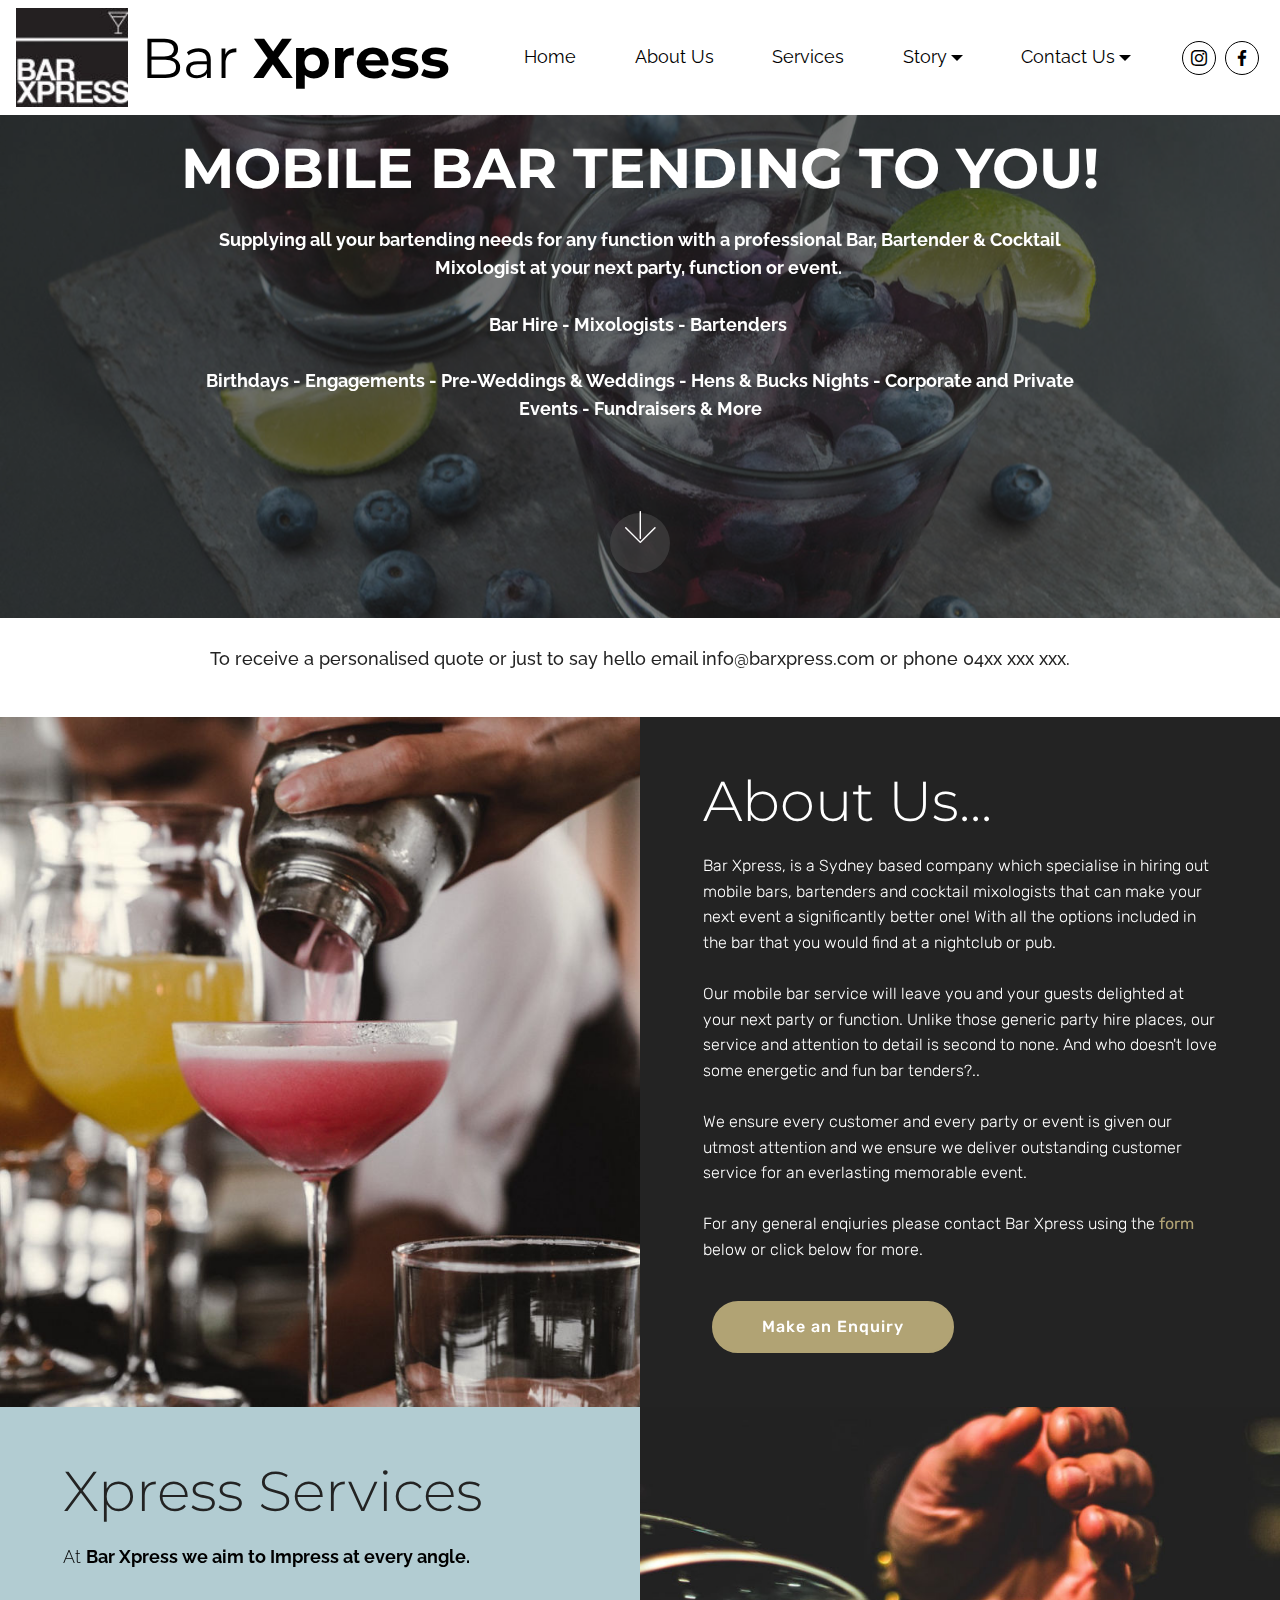
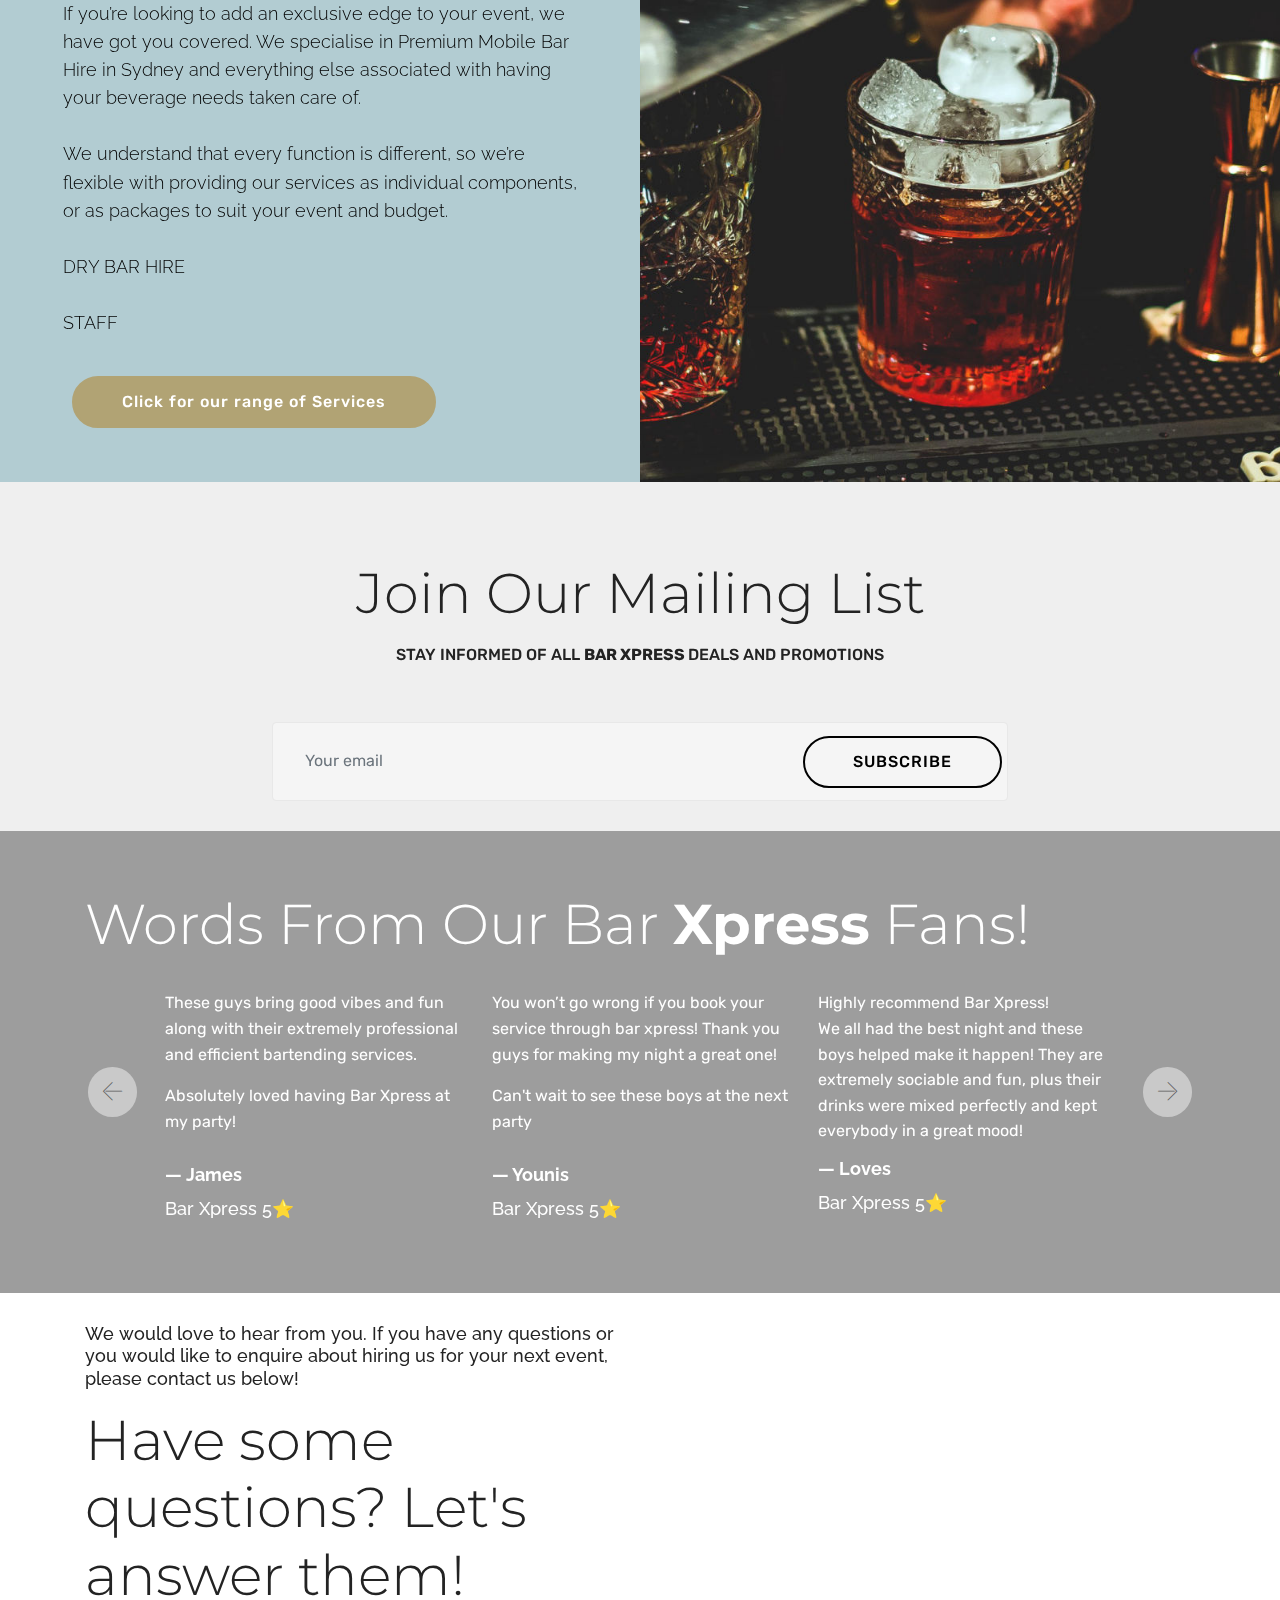
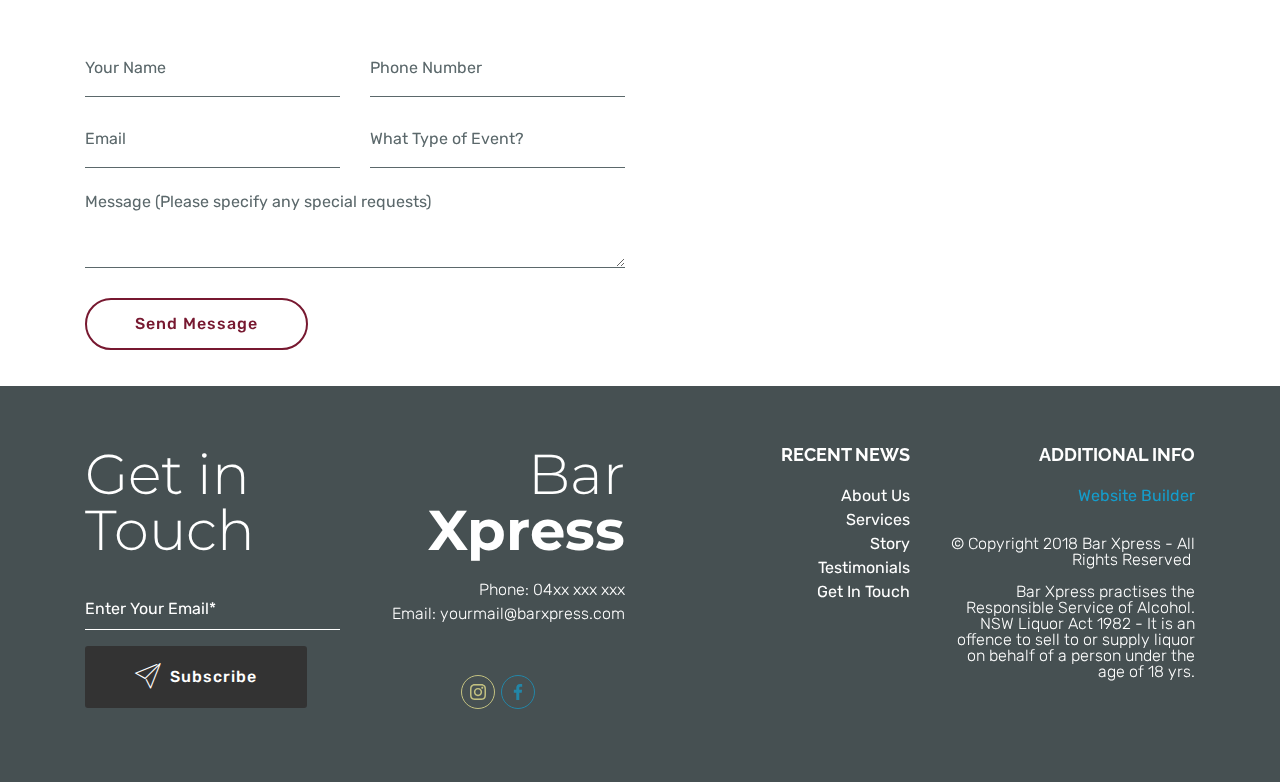
<file: index.html>
<!DOCTYPE html>
<html >
<head>
  <!-- Site made with Mobirise Website Builder v4.7.2, https://mobirise.com -->
  <meta charset="UTF-8">
  <meta http-equiv="X-UA-Compatible" content="IE=edge">
  <meta name="generator" content="Mobirise v4.7.2, mobirise.com">
  <meta name="viewport" content="width=device-width, initial-scale=1, minimum-scale=1">
  <link rel="shortcut icon" href="assets/images/logo-cropped-96x85.jpg" type="image/x-icon">
  <meta name="description" content="">
  <title>Home</title>
  <link rel="stylesheet" href="assets/web/assets/mobirise-icons/mobirise-icons.css">
  <link rel="stylesheet" href="assets/tether/tether.min.css">
  <link rel="stylesheet" href="assets/bootstrap/css/bootstrap.min.css">
  <link rel="stylesheet" href="assets/bootstrap/css/bootstrap-grid.min.css">
  <link rel="stylesheet" href="assets/bootstrap/css/bootstrap-reboot.min.css">
  <link rel="stylesheet" href="assets/dropdown/css/style.css">
  <link rel="stylesheet" href="assets/socicon/css/styles.css">
  <link rel="stylesheet" href="assets/theme/css/style.css">
  <link rel="stylesheet" href="assets/mobirise/css/mbr-additional.css" type="text/css">
  
  
  
</head>
<body>
  <section class="menu cid-qR7QeS2PMu" once="menu" id="menu3-4">

    
    

    <nav class="navbar navbar-dropdown navbar-fixed-top navbar-expand-lg">
        <div class="navbar-brand">
            <span class="navbar-logo">
                <a href="index.html">
                    <img src="assets/images/logo-cropped-96x85.jpg" alt="Mobirise" title="" style="height: 6.2rem;">
                </a>
            </span>
            <span class="navbar-caption-wrap"><a class="navbar-caption text-black display-2" href="index.html">
                    Bar&nbsp;<strong>Xpress</strong><br></a></span>
        </div>
        <button class="navbar-toggler" type="button" data-toggle="collapse" data-target="#navbarSupportedContent" aria-controls="navbarNavAltMarkup" aria-expanded="false" aria-label="Toggle navigation">
            <div class="hamburger">
                <span></span>
                <span></span>
                <span></span>
                <span></span>
            </div>
        </button>
      <div class="collapse navbar-collapse" id="navbarSupportedContent">
            <ul class="navbar-nav nav-dropdown nav-right" data-app-modern-menu="true"><li class="nav-item dropdown">
                    <a class="nav-link link text-black display-5" href="index.html" aria-expanded="true">
                        Home</a>
                </li><li class="nav-item dropdown">
                    <a class="nav-link link text-black display-5" href="page1.html" aria-expanded="true">About Us</a>
                </li><li class="nav-item"><a class="nav-link link text-black display-5" href="page2.html">Services</a></li>
                
                <li class="nav-item dropdown">
                    <a class="nav-link link text-black dropdown-toggle display-5" href="Story.html" data-toggle="dropdown-submenu" aria-expanded="false">
                        Story</a><div class="dropdown-menu"><a class="text-black dropdown-item display-5" href="page7.html">Gallery</a><a class="text-black dropdown-item display-5" href="page8.html" aria-expanded="true">Testimonials<br></a></div>
                </li><li class="nav-item dropdown"><a class="nav-link link text-black dropdown-toggle display-5" href="ContactBans.html" data-toggle="dropdown-submenu" aria-expanded="false">
                        Contact Us</a><div class="dropdown-menu"><a class="text-black dropdown-item display-5" href="Contact.html" aria-expanded="true">Contact Us</a><a class="text-black dropdown-item display-5" href="Enquiries.html">Enquiries</a><a class="text-black dropdown-item display-5" href="FAQ.html" aria-expanded="false">FAQ's</a></div></li></ul>
            <div class="icons-menu">
              <div class="soc-item">
                <a href="https://www.instagram.com/barxpress/" target="_blank">
                  <span class="mbr-iconfont socicon-instagram socicon" style="color: rgb(0, 0, 0);"></span>
                </a>
              </div>
              <div class="soc-item">
                <a href="https://www.facebook.com/barXpressmobilebartending/" target="_blank">
                  <span class="mbr-iconfont socicon-facebook socicon" style="color: rgb(0, 0, 0);"></span>
                </a>
              </div>
              
              
              
              
            </div>
            
      </div>
    </nav>
</section>

<section class="engine"><a href="https://mobirise.me/i">site creation software</a></section><section class="cid-qR7WQpk7yF mbr-parallax-background" id="header2-5">

    

    <div class="mbr-overlay" style="opacity: 0.6; background-color: rgb(35, 35, 35);"></div>

    <div class="container align-center">
        <div class="row justify-content-md-center">
            <div class="mbr-white col-md-10">
                <h1 class="mbr-section-title mbr-bold pb-3 mbr-fonts-style display-2">MOBILE BAR TENDING TO YOU!<br></h1>
                
                <p class="mbr-text pb-3 mbr-fonts-style display-5"><strong>Supplying all your bartending needs for any function with a professional Bar, Bartender &amp; Cocktail Mixologist at your next party, function or event.&nbsp;</strong><br><strong><br>Bar Hire - Mixologists -&nbsp;Bartenders&nbsp;<br><br>Birthdays - Engagements - Pre-Weddings &amp; Weddings - Hens &amp; Bucks Nights - Corporate and Private Events - Fundraisers &amp; More</strong><strong><br></strong><br></p>
                
            </div>
        </div>
    </div>
    <div class="mbr-arrow hidden-sm-down" aria-hidden="true">
        <a href="#next">
            <i class="mbri-down mbr-iconfont"></i>
        </a>
    </div>
</section>

<section class="cid-qRekaMqfQk" id="content7-17">

    

    
    <div class="container">
        <div class="row justify-content-center">
            <div class="col-12 col-md-12 align-center">
                <h3 class="mbr-section-subtitle align-center mbr-fonts-style pb-2 display-5">To receive a personalised quote or just to say hello email info@barxpress.com or phone 04xx xxx xxx.</h3>
                <h2 class="mbr-section-title align-center mbr-fonts-style mbr-bold display-5"></h2>
            </div>
        </div>
    </div>
</section>

<section class="features16 cid-qRek8iXj8J" id="features16-16">

    

    
    <div class="container-fluid">
        <div class="row main align-items-center">
            <div class="col-md-6 image-element align-self-stretch">
                <div class="img-wrap" style="width: 80%; height: 80%;">
                    <img src="assets/images/mbr-1-1264x843.jpg" alt="" title="">
                </div>
            </div>
            <div class="col-md-6 text-element">
                <div class="text-content">
                    <h2 class="mbr-title pt-2 mbr-fonts-style align-left mbr-white display-2">About Us...</h2>
                    
                    <div class="mbr-section-text">
                        <p class="mbr-text pt-3 mbr-light mbr-fonts-style align-left mbr-white display-7">Bar Xpress, is a Sydney based company which specialise in hiring out mobile bars, bartenders and cocktail mixologists that can make your next event a significantly better one! With all the options included in the bar that you would find at a nightclub or pub.
<br><br>Our mobile bar service will leave you and your guests delighted at your next party or function. Unlike those generic party hire places, our service and attention to detail is second to none. And who doesn't love some energetic and fun bar tenders?..&nbsp;<br><br>We ensure every customer and every party or event is given our utmost attention and we ensure we deliver outstanding customer service for an everlasting memorable event.<br><br>For any general enqiuries please contact Bar Xpress using the <a href="index.html#form1-18" class="text-danger">form </a>below or click below for more.&nbsp;<br></p>
                    </div>
                    <div class="mbr-section-btn pt-3 align-left"><a class="btn btn-md btn-danger display-4" href="Contact.html">Make an Enquiry</a></div>
                </div>
            </div>
        </div>
    </div>          
</section>

<section class="features17 cid-qReC1WPIhO" id="features17-19">

    

    
    <div class="container-fluid">
        <div class="row main align-items-center">
            <div class="col-md-6 image-element align-self-stretch">
                <div class="img-wrap" style="width: 80%; height: 80%;">
                    <img src="assets/images/mbr-1264x843.jpg" alt="" title="Corporate Business Customer">
                </div>
            </div>
            <div class="col-md-6 text-element">
                <div class="text-content">
                    <h2 class="mbr-title pt-2 mbr-fonts-style align-right display-2">Xpress Services</h2>
                    
                    <div class="mbr-section-text">
                        <p class="mbr-text pt-3 mbr-light mbr-fonts-style align-right display-5">At&nbsp;<strong>Bar Xpress we aim to Impress at every angle.</strong>&nbsp;<br><br>If you’re looking to add an exclusive edge to your event, we have got you covered. We specialise in Premium Mobile Bar Hire in Sydney and everything else associated with having your beverage needs taken care of.<br><br>We understand that every function is different, so we’re flexible with providing our services as individual components, or as packages to suit your event and budget.<br><br>DRY BAR HIRE<br><br>STAFF<br></p>
                    </div>
                    <div class="mbr-section-btn pt-3 align-right"><a class="btn btn-md btn-danger display-4" href="page2.html">Click for our range of Services</a></div>
                </div>
            </div>
        </div>
    </div>          
</section>

<section once="" class="cid-qR5oh21YA5" id="form4-2">

    

    

    <div class="container">
        <div class="row align-center justify-content-center align-items-center">
            <div class="col-md-10 form-section">
                <h2 class="mbr-title align-center pt-2 mbr-fonts-style display-2">Join Our Mailing List</h2>
                
                <h2 class="mbr-section-subtitle mbr-fonts-style pt-3 display-7">STAY INFORMED OF ALL <strong>BAR XPRESS </strong>DEALS AND PROMOTIONS</h2>
                <div class="input-form pt-5">
                    <div class="form1" data-form-type="formoid">
                        <div data-form-alert="" hidden="">Thanks for signing up!
                        </div>
                        <form class="mbr-form" action="https://mobirise.com/" method="post" data-form-title="My Mobirise Form"><input type="hidden" name="email" data-form-email="true" value="X69Tap6mmdqiKvjLUmPjmSAZDqDSxfIZL8SUae2hL/gSEVtS7FT9eQxMvL/YRyWrrA16HDZ8pZjQwmSElOLq6HVP1k1Ov8HdQn0P0QNph98b572aZUXsssD/D3ibLSQH" data-form-field="Email">
                              <input type="email" class="form-control input-sm input-inverse special-form" name="email" data-form-field="Email" placeholder="Your email" required="" id="email-form4-2">
                              <div class="mbr-section-btn input-group-btn"><button href="https://mobirise.com/" class="btn btn-black-outline display-4" type="submit" role="button">SUBSCRIBE
                                   </button></div>
                        </form>
                    </div>
                  </div>
            </div>
        </div>
    </div>
</section>

<section class="carousel slide testimonials-slider cid-qRmj7E0893" data-bg-video="https://www.youtube.com/watch?v=36YgDDJ7XSc" id="testimonials-slider2-1j">
    
    

    <div class="mbr-overlay" style="opacity: 0.4; background-color: rgb(35, 35, 35);">
    </div>

    <div class="container text-center">
        
        

        <h2 class="mbr-fonts-style mbr-section-title align-left mbr-white display-2">Words From Our Bar&nbsp;<strong>Xpress</strong> Fans!</h2>

        <div class="carousel slide pt-4" data-ride="carousel" role="listbox">
            <div class="carousel-inner">
                
            <div class="carousel-item">
                    <div class="row justify-content-center">
                        <div class="col-md-4">                          
                            <div class="mbr-text mbr-fonts-style align-left display-7"><p>These guys bring good vibes and fun along with their extremely professional and efficient bartending services. </p><p>Absolutely loved having Bar Xpress at my party!</p></div>
                            <h4 class="mbr-fonts-style signature mbr-bold pt-3 align-left display-5"><strong>— James</strong></h4>                   
                            <h5 class="desk mbr-fonts-style pt-3 align-left display-5">Bar Xpress 5⭐</h5>
                        </div>

                        <div class="col-md-4 d-none d-md-block">
                            <div class="mbr-text mbr-fonts-style align-left display-7"><p>You won’t go wrong if you book your service through bar xpress! Thank you guys for making my night a great one!</p><p>Can't wait to see these boys at the next party</p></div>
                            <h4 class="mbr-fonts-style signature mbr-bold pt-3 align-left display-5"><strong>— Younis</strong></h4>       
                            <h5 class="desk mbr-fonts-style pt-3 align-left display-5">Bar Xpress 5⭐</h5>            
                        </div>
                        
                        <div class="col-md-4 d-none d-md-block">
                            <div class="mbr-text mbr-fonts-style align-left display-7">Highly recommend Bar Xpress!
<div>We all had the best night and these boys helped make it happen! They are extremely sociable and fun, plus their drinks were mixed perfectly and kept everybody in a great mood!
</div></div>
                            <h4 class="mbr-fonts-style signature mbr-bold pt-3 align-left display-5"><strong>— Loves</strong></h4>
                            <h5 class="desk mbr-fonts-style pt-3 align-left display-5">Bar Xpress 5⭐</h5>                    
                        </div>
                    </div>
                </div></div>

            <div class="carousel-controls">
                <a class="carousel-control-prev" role="button" data-slide="prev">
                  <span aria-hidden="true" class="mbri-left mbr-iconfont"></span>
                  <span class="sr-only">Previous</span>
                </a>
                
                <a class="carousel-control-next" role="button" data-slide="next">
                  <span aria-hidden="true" class="mbri-right mbr-iconfont"></span>
                  <span class="sr-only">Next</span>
                </a>
            </div>
        </div>
    </div>
</section>

<section class="mbr-section form1 cid-qRevFF6mtb" id="form1-18">

    

    
    <div class="container"> 
        <div class="row">
            <div class="col-md-12 col-lg-6 block-content">
            <h4 class="mbr-section-subtitle mbr-fonts-style align-left pb-2 display-5">We would love to hear from you. If you have any questions or you would like to enquire about hiring us for your next event, please contact us below!</h4>
                <h2 class="pb-4 align-left mbr-fonts-style mbr-section-title display-2">
                    Have some questions? Let's answer them!
                </h2>
                <div data-form-type="formoid">
                    <div data-form-alert="" hidden="">Thanks for filling out the form!</div>
                    <form class="block mbr-form" action="https://mobirise.com/" method="post" data-form-title="Mobirise Form"><input type="hidden" name="email" data-form-email="true" value="XSzy4bXRUgoVnVJhHEGAqry7Qdd2zDkV/5u3WaBCKQff1xCXQNtqOf38iLqSVQc4iKq35OeXIqJ8gR66kmeJavqA4Qvsad5FnCRU5zzpUEIZh0ZZcnCjtrdtdlKZta8Z" data-form-field="Email">
                        <div class="row">
                            <div class="col-lg-6" data-for="name">
                                <input type="text" class="form-control input" name="name" data-form-field="Name" placeholder="Your Name" required="" id="name-form1-18">
                            </div>
                            <div class="col-lg-6" data-for="lastname">
                                <input type="text" class="form-control input" name="lastname" data-form-field="Last Name" placeholder="Phone Number" id="lastname-form1-18">
                            </div>
                            <div class="col-lg-6" data-for="email">
                                <input type="text" class="form-control input" name="email" data-form-field="Email" placeholder="Email" required="" id="email-form1-18">
                            </div>
                            <div class="col-lg-6" data-for="phone">
                                <input type="text" class="form-control input" name="phone" data-form-field="Phone" placeholder="What Type of Event?" id="phone-form1-18">
                            </div>
                            <div class="col-md-12" data-for="message">
                                <textarea class="form-control input" name="message" rows="3" data-form-field="Message" placeholder="Message (Please specify any special requests)" id="message-form1-18"></textarea>
                            </div>
                            <div class="input-group-btn col-md-12 mt-2 align-left"><button href="" type="submit" class="btn btn-form btn-bgr btn-info-outline display-4">Send Message</button></div>
                        </div>
                    </form>
                </div>
            </div>
            <div class="col-md-12 col-lg-6">
                <div class="google-map"><iframe frameborder="0" style="border:0" src="https://www.google.com/maps/embed/v1/place?key=AIzaSyA0Dx_boXQiwvdz8sJHoYeZNVTdoWONYkU&amp;q=place_id:ChIJP3Sa8ziYEmsRUKgyFmh9AQM" allowfullscreen=""></iframe></div>
            </div>
        </div>
    </div>
</section>

<section class="footer7 cid-qRmrRZLduI" id="footer7-1k">

    

    

    <div class="container">
        <div class="row content mbr-white justify-content-center">
            <div class="col-lg-3 col-md-6">
                <h2 class="mb-4 footer-main-title mbr-fonts-style display-2">
                    Get in Touch</h2>
                <div class="media-container-column" data-form-type="formoid">
                    <div data-form-alert="" hidden="" class="align-center">
                        Thanks for filling out the form!
                    </div>

                    <form class="form-inline" action="https://mobirise.com/" method="post" data-form-title="Mobirise Form">
                        <input type="hidden" value="qJgnrKLwHDKU9MtYcQqcncvjcE7NveqMcmhPYONwiWO0qNUXc8Mezp2FOpD4FTtYpTm4DO7nTl/MkAi8pthnJ8kNuEEPH+R79omOkUF8WHGeZM+S8hNUq8XXqd/BIOPb" data-form-email="true">
                        <div class="form-group">
                            <input type="email" class="form-control input-sm input-inverse my-2" name="email" required="" data-form-field="Email" placeholder="Enter Your Email*" id="email-footer7-1k">
                        </div>
                        <div class="input-group-btn mx-0 my-2"><button href="" class="btn m-0 btn-black display-4" type="submit" role="button"><span class="mbri-paper-plane mbr-iconfont mbr-iconfont-btn"></span>Subscribe</button></div>
                    </form>
                </div>
                
            </div>

            <div class="col-md-6 col-lg-3">
                <h3 class="mb-4 mbr-fonts-style footer-title display-2">
                    Bar<strong> Xpress</strong></h3>
                <div class="mbr-footer-list mbr-fonts-style display-4">
                    <ul class="list">
                        <li>Phone: 04xx xxx xxx</li>
                        <li>Email: yourmail@barxpress.com</li>
                        <li><br></li>
                    </ul>
                </div>
                <div class="social-list pl-0 mb-0">
                    <div class="soc-item">
                        <a href="http://instagram.com/barxpress" target="_blank">
                            <span class="mbr-iconfont mbr-iconfont-social socicon-instagram socicon" style="color: rgb(249, 242, 149);"></span>
                        </a>
                    </div>
                    <div class="soc-item">
                        <a href="https://www.facebook.com/barXpressmobilebartending/" target="_blank">
                            <span class="mbr-iconfont mbr-iconfont-social socicon-facebook socicon" style="color: rgb(20, 157, 204);"></span>
                        </a>
                    </div>
                    
                    
                    
                    
                </div>
            </div>
            <div class="col-md-6 col-lg-3">
                <h3 class="mb-4 footer-title mbr-fonts-style display-5"><strong>
                    RECENT NEWS
                </strong></h3>
                <div class="mbr-footer-list mbr-fonts-style display-4">
                    <ul class="list">
                        <li><a href="page1.html" class="text-white">About Us</a></li>
                        <li><a href="page2.html" class="text-white">Services</a></li><li><a href="page3.html" class="text-white">Story</a></li><li><a href="index.html#testimonials-slider2-1j" class="text-white">Testimonials</a></li>
                        <li><a href="Contact.html" class="text-white">Get In Touch</a></li><li><br></li>
                    </ul>
                </div>
            </div>
            <div class="col-md-6 col-lg-3">
                <h3 class="mb-4 footer-title mbr-fonts-style display-5"><strong>ADDITIONAL INFO</strong></h3>
                <div class="mbr-footer-list mbr-fonts-style display-4">
                    <ul class="list">
                        <li><a href="mailto:Bryson_Work@hotmail.com" class="text-primary">Website Builder</a></li>
                        <li><br></li><li>© Copyright 2018 Bar Xpress - All Rights Reserved&nbsp;
</li><li></li><li>
Bar Xpress practises the Responsible Service of Alcohol. NSW Liquor Act 1982 - It is an offence to sell to or supply liquor on behalf of a person under the age of 18 yrs.</li>
                    </ul>
                </div>
            </div>
        </div>
    </div>
</section>


  <script src="assets/web/assets/jquery/jquery.min.js"></script>
  <script src="assets/popper/popper.min.js"></script>
  <script src="assets/tether/tether.min.js"></script>
  <script src="assets/bootstrap/js/bootstrap.min.js"></script>
  <script src="assets/smoothscroll/smooth-scroll.js"></script>
  <script src="assets/parallax/jarallax.min.js"></script>
  <script src="assets/bootstrapcarouselswipe/bootstrap-carousel-swipe.js"></script>
  <script src="assets/mbr-testimonials-slider/mbr-testimonials-slider.js"></script>
  <script src="assets/ytplayer/jquery.mb.ytplayer.min.js"></script>
  <script src="assets/vimeoplayer/jquery.mb.vimeo_player.js"></script>
  <script src="assets/dropdown/js/script.min.js"></script>
  <script src="assets/touchswipe/jquery.touch-swipe.min.js"></script>
  <script src="assets/theme/js/script.js"></script>
  <script src="assets/formoid/formoid.min.js"></script>
  
  
</body>
</html>
</file>
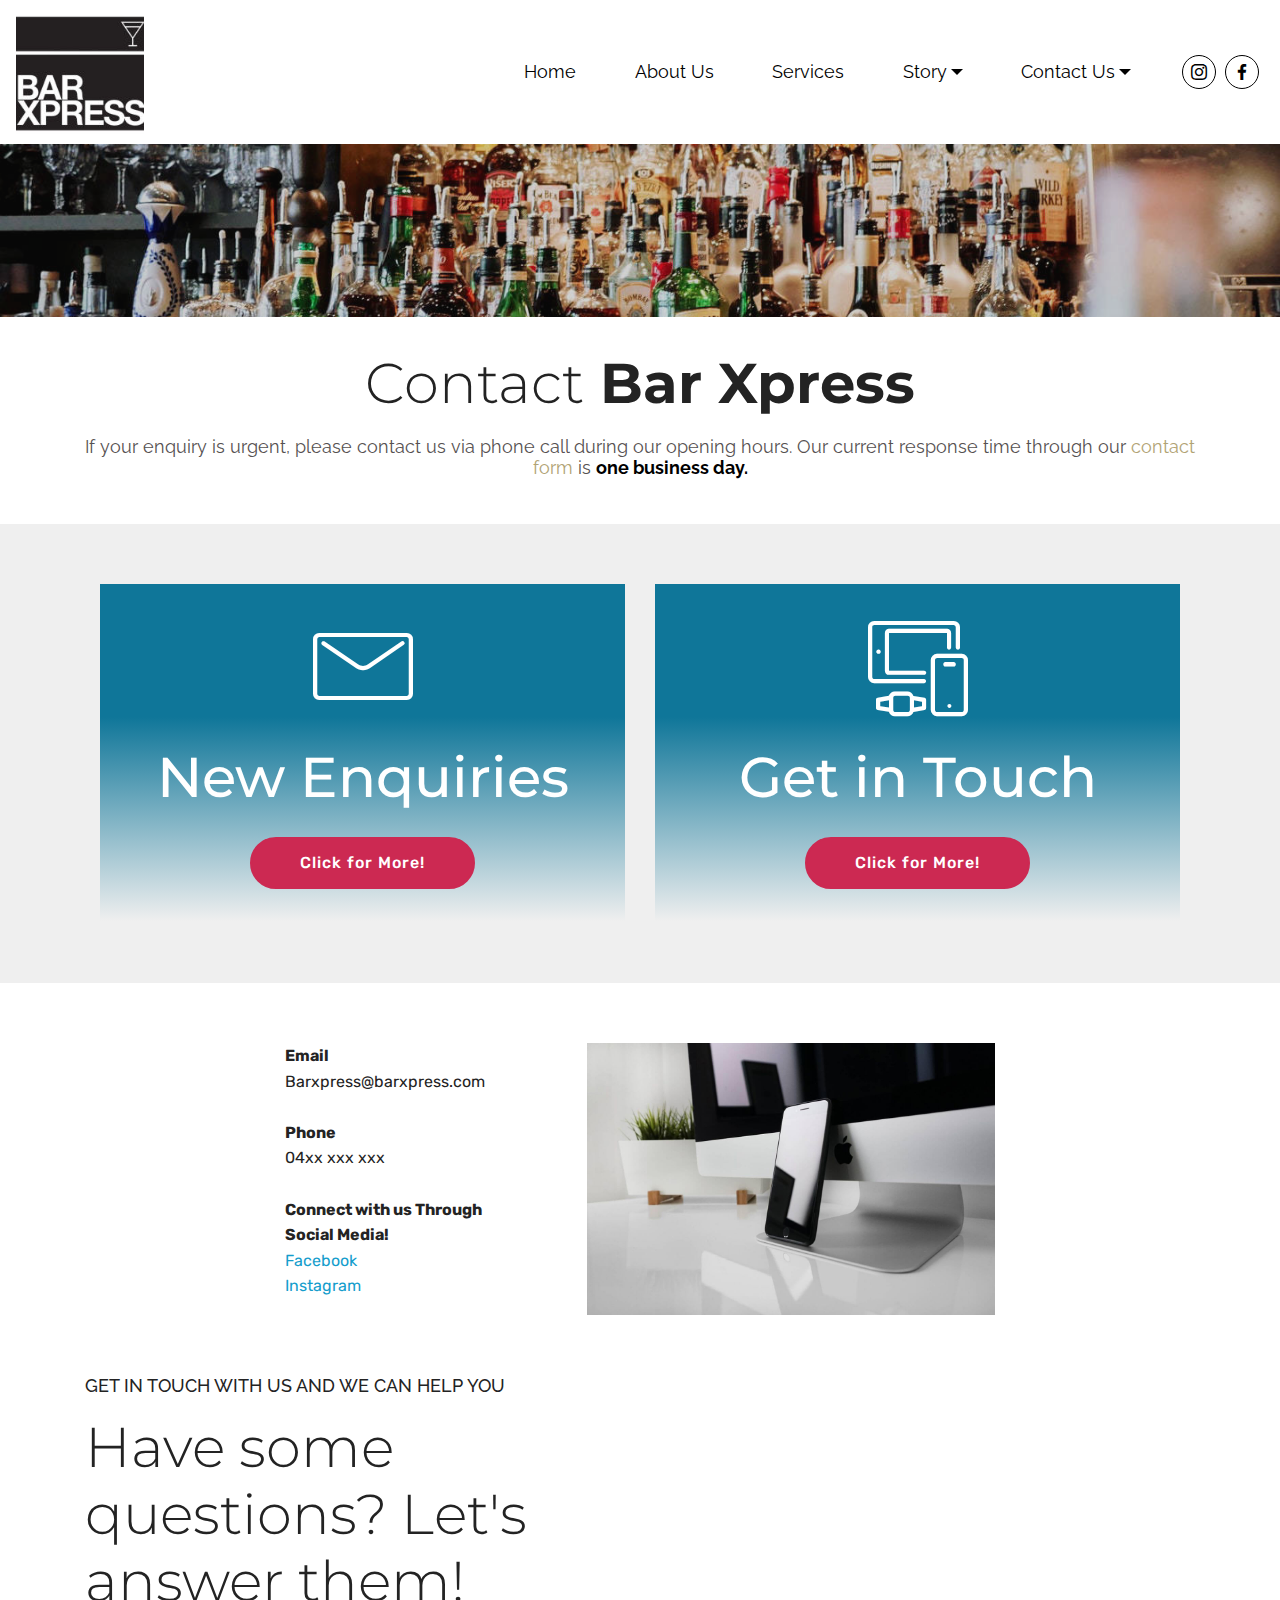
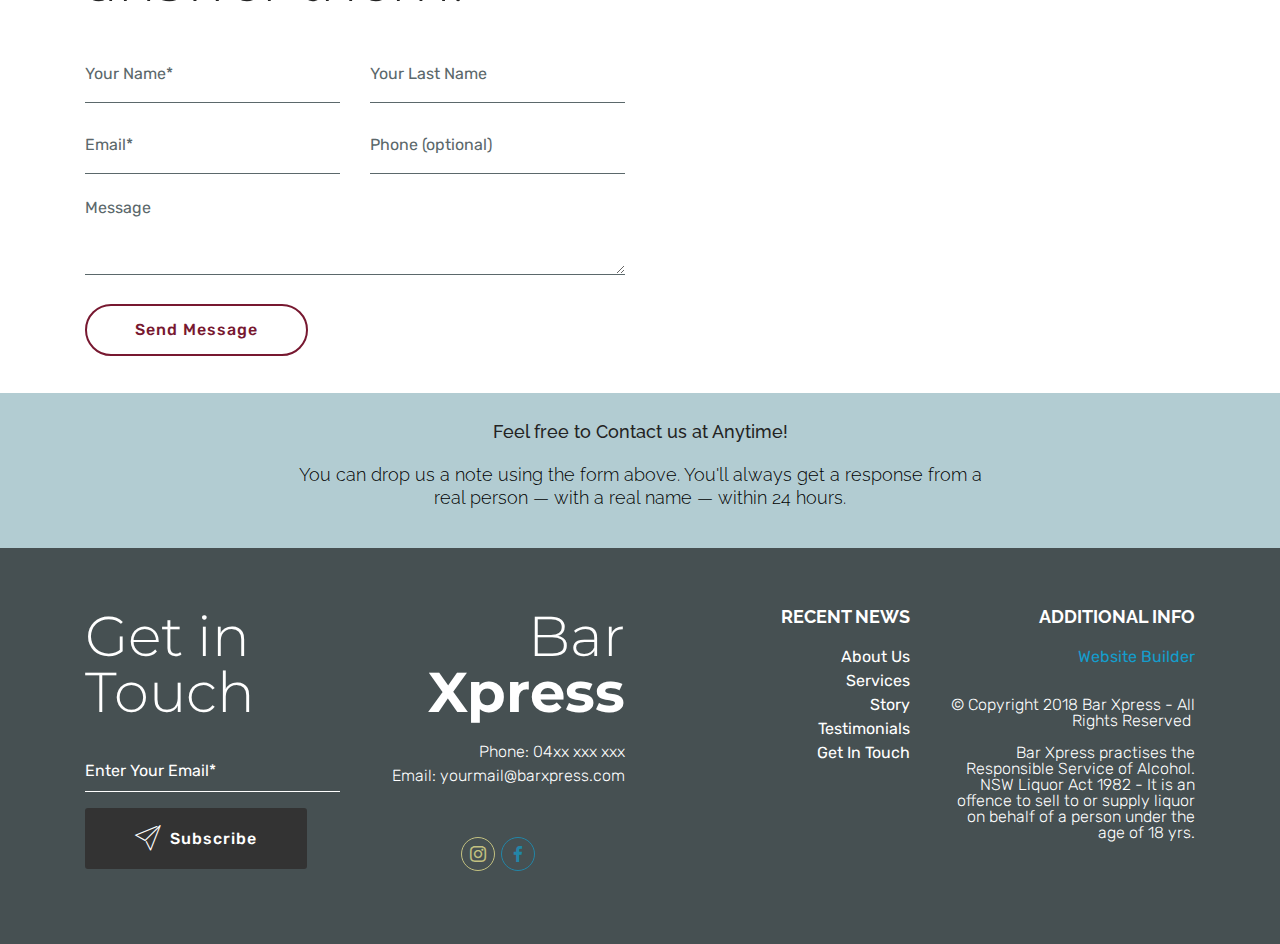
<file: Contact.html>
<!DOCTYPE html>
<html >
<head>
  <!-- Site made with Mobirise Website Builder v4.7.2, https://mobirise.com -->
  <meta charset="UTF-8">
  <meta http-equiv="X-UA-Compatible" content="IE=edge">
  <meta name="generator" content="Mobirise v4.7.2, mobirise.com">
  <meta name="viewport" content="width=device-width, initial-scale=1, minimum-scale=1">
  <link rel="shortcut icon" href="assets/images/logo-cropped-96x85.jpg" type="image/x-icon">
  <meta name="description" content="Site Builder Description">
  <title>Contact Us</title>
  <link rel="stylesheet" href="assets/web/assets/mobirise-icons/mobirise-icons.css">
  <link rel="stylesheet" href="assets/tether/tether.min.css">
  <link rel="stylesheet" href="assets/bootstrap/css/bootstrap.min.css">
  <link rel="stylesheet" href="assets/bootstrap/css/bootstrap-grid.min.css">
  <link rel="stylesheet" href="assets/bootstrap/css/bootstrap-reboot.min.css">
  <link rel="stylesheet" href="assets/dropdown/css/style.css">
  <link rel="stylesheet" href="assets/socicon/css/styles.css">
  <link rel="stylesheet" href="assets/theme/css/style.css">
  <link rel="stylesheet" href="assets/mobirise/css/mbr-additional.css" type="text/css">
  
  
  
</head>
<body>
  <section class="mbr-section content4 cid-qSzgOCJUgV" id="content4-2n">

    

    <div class="container">
        <div class="media-container-row">
            <div class="title col-12 col-md-8">
                
                
                
            </div>
        </div>
    </div>
</section>

<section class="engine"><a href="https://mobirise.me/a">Mobirise alternative</a></section><section class="menu cid-qRvNgUW9lC" once="menu" id="menu3-2k">

    
    

    <nav class="navbar navbar-dropdown navbar-fixed-top navbar-expand-lg">
        <div class="navbar-brand">
            <span class="navbar-logo">
                <a href="https://mobirise.com">
                    <img src="assets/images/logo-162x162.jpg" alt="Mobirise" title="" style="height: 8rem;">
                </a>
            </span>
            
        </div>
        <button class="navbar-toggler" type="button" data-toggle="collapse" data-target="#navbarSupportedContent" aria-controls="navbarNavAltMarkup" aria-expanded="false" aria-label="Toggle navigation">
            <div class="hamburger">
                <span></span>
                <span></span>
                <span></span>
                <span></span>
            </div>
        </button>
      <div class="collapse navbar-collapse" id="navbarSupportedContent">
            <ul class="navbar-nav nav-dropdown nav-right" data-app-modern-menu="true"><li class="nav-item dropdown">
                    <a class="nav-link link text-black display-5" href="index.html" aria-expanded="true">
                        Home</a>
                </li><li class="nav-item dropdown">
                    <a class="nav-link link text-black display-5" href="page1.html" aria-expanded="true">About Us</a>
                </li><li class="nav-item"><a class="nav-link link text-black display-5" href="page2.html">Services</a></li>
                
                <li class="nav-item dropdown">
                    <a class="nav-link link text-black dropdown-toggle display-5" href="Story.html" data-toggle="dropdown-submenu" aria-expanded="false">
                        Story</a><div class="dropdown-menu"><a class="text-black dropdown-item display-5" href="page7.html">Gallery</a><a class="text-black dropdown-item display-5" href="page8.html" aria-expanded="true">Testimonials<br></a></div>
                </li><li class="nav-item dropdown"><a class="nav-link link text-black dropdown-toggle display-5" href="ContactBans.html" data-toggle="dropdown-submenu" aria-expanded="false">
                        Contact Us</a><div class="dropdown-menu"><a class="text-black dropdown-item display-5" href="Contact.html" aria-expanded="true">Contact Us</a><a class="text-black dropdown-item display-5" href="Enquiries.html">Enquiries</a><a class="text-black dropdown-item display-5" href="FAQ.html" aria-expanded="false">FAQ's</a></div></li></ul>
            <div class="icons-menu">
              <div class="soc-item">
                <a href="https://www.instagram.com/barxpress/" target="_blank">
                  <span class="mbr-iconfont socicon-instagram socicon" style="color: rgb(0, 0, 0);"></span>
                </a>
              </div>
              <div class="soc-item">
                <a href="https://www.facebook.com/barXpressmobilebartending/" target="_blank">
                  <span class="mbr-iconfont socicon-facebook socicon" style="color: rgb(0, 0, 0);"></span>
                </a>
              </div>
              
              
              
              
            </div>
            
      </div>
    </nav>
</section>

<section class="mbr-section content5 cid-qR8zRMlBPX mbr-parallax-background" id="content5-u">

    

    <div class="mbr-overlay" style="opacity: 0.2; background-color: rgb(35, 35, 35);">
    </div>

    <div class="container">
        <div class="media-container-row">
            <div class="title col-12 col-md-8">
                
                
                
                
            </div>
        </div>
    </div>
</section>

<section class="cid-qR8DWmXILC" id="content7-v">

    

    
    <div class="container">
        <div class="row justify-content-center">
            <div class="col-12 col-md-12 align-center">
                <h3 class="mbr-section-subtitle align-center mbr-fonts-style pb-2 display-2">Contact<strong> Bar Xpress</strong></h3>
                <h2 class="mbr-section-title align-center mbr-fonts-style mbr-bold display-5"><p><a href="ContactBans.html#form1-11"></a><span style="font-weight: normal;">If your enquiry is urgent, please contact us via phone call during our opening hours. Our current response time through our </span><a href="Contact.html#form1-w" class="text-danger">contact form</a><span style="font-weight: normal;"> is </span>one business day.</p></h2>
            </div>
        </div>
    </div>
</section>

<section class="features8 cid-qR8EvkE34c" id="features8-y">

    

    

    <div class="container">
        <div class="media-container-row">

            <div class="card  col-12 col-md-6">
                <div class="card-img">
                    <span class="mbr-iconfont mbri-letter"></span>
                </div>
                <div class="card-box align-center">
                    <h4 class="card-title mbr-fonts-style display-2">
                        New Enquiries</h4>
                    
                    <div class="mbr-section-btn text-center"><a href="Enquiries.html" class="btn btn-info display-4">Click for More!</a></div>
                </div>
            </div>

            <div class="card  col-12 col-md-6">
                <div class="card-img">
                    <span class="mbr-iconfont mbri-devices"></span>
                </div>
                <div class="card-box align-center">
                    <h4 class="card-title mbr-fonts-style display-2">Get in Touch</h4>
                    
                    <div class="mbr-section-btn text-center"><a href="Contact.html#form1-w" class="btn btn-info display-4">
                            Click for More!
                        </a></div>
                </div>
            </div>

            

            
        </div>
    </div>
</section>

<section class="mbr-section content7 cid-qRpKJdPaoh" id="content7-1y">
          
    

    <div class="container">
        <div class="media-container-row">
            <div class="col-12 col-md-8">
                <div class="media-container-row">
                    <div class="media-content">
                        <div class="mbr-section-text">
                            <p class="mbr-text align-right mb-0 mbr-fonts-style display-7"><strong>Email
</strong><br>Barxpress@barxpress.com<br>
<br><strong>Phone
</strong><br>04xx xxx xxx<br>
<br><strong>Connect with us Through Social Media!</strong><br><strong><a href="https://www.facebook.com/barXpressmobilebartending/" target="_blank">Facebook</a></strong><br><strong><a href="http://instagram.com/barxpress" target="_blank">Instagram</a></strong><br></p>
                        </div>
                    </div>
                    <div class="mbr-figure" style="width: 180%;">
                     <img src="assets/images/010.jpg" alt="Mobirise">  
                    </div>
                </div>
            </div>
        </div>
    </div>
</section>

<section class="mbr-section form1 cid-qR8DYQBEWC" id="form1-w">

    

    
    <div class="container"> 
        <div class="row">
            <div class="col-md-12 col-lg-6 block-content">
            <h4 class="mbr-section-subtitle mbr-fonts-style align-left pb-2 display-5">GET IN TOUCH WITH US AND WE CAN HELP YOU</h4>
                <h2 class="pb-4 align-left mbr-fonts-style mbr-section-title display-2">
                    Have some questions? Let's answer them!
                </h2>
                <div data-form-type="formoid">
                    <div data-form-alert="" hidden="">Thanks for filling out the form!</div>
                    <form class="block mbr-form" action="https://mobirise.com/" method="post" data-form-title="Mobirise Form"><input type="hidden" name="email" data-form-email="true" value="cA1W/6vJliTJZQip4FMjmPA6fTEnY+A7ZheONK9vC+iPe8HY0qXcJ7+iH72X7W+viHojrpgtuV8Kpy7ol5lpVF8nYTuycj2bpuS43iriCFxxdxAguxvPaM8LiIAYA0Dr" data-form-field="Email">
                        <div class="row">
                            <div class="col-lg-6" data-for="name">
                                <input type="text" class="form-control input" name="name" data-form-field="Name" placeholder="Your Name*" required="" id="name-form1-w">
                            </div>
                            <div class="col-lg-6" data-for="lastname">
                                <input type="text" class="form-control input" name="lastname" data-form-field="Last Name" placeholder="Your Last Name" id="lastname-form1-w">
                            </div>
                            <div class="col-lg-6" data-for="email">
                                <input type="text" class="form-control input" name="email" data-form-field="Email" placeholder="Email*" required="" id="email-form1-w">
                            </div>
                            <div class="col-lg-6" data-for="phone">
                                <input type="text" class="form-control input" name="phone" data-form-field="Phone" placeholder="Phone (optional)" id="phone-form1-w">
                            </div>
                            <div class="col-md-12" data-for="message">
                                <textarea class="form-control input" name="message" rows="3" data-form-field="Message" placeholder="Message" id="message-form1-w"></textarea>
                            </div>
                            <div class="input-group-btn col-md-12 mt-2 align-left"><button href="" type="submit" class="btn btn-form btn-bgr btn-info-outline display-4">Send Message</button></div>
                        </div>
                    </form>
                </div>
            </div>
            <div class="col-md-12 col-lg-6">
                <div class="google-map"><iframe frameborder="0" style="border:0" src="https://www.google.com/maps/embed/v1/place?key=AIzaSyA0Dx_boXQiwvdz8sJHoYeZNVTdoWONYkU&amp;q=place_id:ChIJP3Sa8ziYEmsRUKgyFmh9AQM" allowfullscreen=""></iframe></div>
            </div>
        </div>
    </div>
</section>

<section class="mbr-section content4 cid-qR8E07ONVH" id="content4-x">

    

    <div class="container">
        <div class="media-container-row">
            <div class="title col-12 col-md-8">
                <h2 class="align-center pb-3 mbr-fonts-style display-5">Feel free to Contact us at Anytime!</h2>
                <h3 class="mbr-section-subtitle align-center mbr-light mbr-fonts-style display-5">You can drop us a note using the form above. You'll always get a response from a real person — with a real name — within 24 hours.</h3>
                
            </div>
        </div>
    </div>
</section>

<section class="footer7 cid-qRpNYeGDnF" id="footer7-2b">

    

    

    <div class="container">
        <div class="row content mbr-white justify-content-center">
            <div class="col-lg-3 col-md-6">
                <h2 class="mb-4 footer-main-title mbr-fonts-style display-2">
                    Get in Touch</h2>
                <div class="media-container-column" data-form-type="formoid">
                    <div data-form-alert="" hidden="" class="align-center">
                        Thanks for filling out the form!
                    </div>

                    <form class="form-inline" action="https://mobirise.com/" method="post" data-form-title="Mobirise Form">
                        <input type="hidden" value="eC6AYMoUPD1h/y+qiwUFUrEzjnGH84H2Ip1DvnbfEk7Yrx2zJKF5Kx6FvS/u7rgoNAAXTudhyI3CRzksrT3hUzabd4j90ePdmO2sjTR2g0lj/MD5ZxwFcLCi5iiUaZPp" data-form-email="true">
                        <div class="form-group">
                            <input type="email" class="form-control input-sm input-inverse my-2" name="email" required="" data-form-field="Email" placeholder="Enter Your Email*" id="email-footer7-2b">
                        </div>
                        <div class="input-group-btn mx-0 my-2"><button href="" class="btn m-0 btn-black display-4" type="submit" role="button"><span class="mbri-paper-plane mbr-iconfont mbr-iconfont-btn"></span>Subscribe</button></div>
                    </form>
                </div>
                
            </div>

            <div class="col-md-6 col-lg-3">
                <h3 class="mb-4 mbr-fonts-style footer-title display-2">
                    Bar<strong> Xpress</strong></h3>
                <div class="mbr-footer-list mbr-fonts-style display-4">
                    <ul class="list">
                        <li>Phone: 04xx xxx xxx</li>
                        <li>Email: yourmail@barxpress.com</li>
                        <li><br></li>
                    </ul>
                </div>
                <div class="social-list pl-0 mb-0">
                    <div class="soc-item">
                        <a href="http://instagram.com/barxpress" target="_blank">
                            <span class="mbr-iconfont mbr-iconfont-social socicon-instagram socicon" style="color: rgb(249, 242, 149);"></span>
                        </a>
                    </div>
                    <div class="soc-item">
                        <a href="https://www.facebook.com/barXpressmobilebartending/" target="_blank">
                            <span class="mbr-iconfont mbr-iconfont-social socicon-facebook socicon" style="color: rgb(20, 157, 204);"></span>
                        </a>
                    </div>
                    
                    
                    
                    
                </div>
            </div>
            <div class="col-md-6 col-lg-3">
                <h3 class="mb-4 footer-title mbr-fonts-style display-5"><strong>
                    RECENT NEWS
                </strong></h3>
                <div class="mbr-footer-list mbr-fonts-style display-4">
                    <ul class="list">
                        <li><a href="page1.html" class="text-white">About Us</a></li>
                        <li><a href="page2.html" class="text-white">Services</a></li><li><a href="page3.html" class="text-white">Story</a></li><li><a href="index.html#testimonials-slider2-1j" class="text-white">Testimonials</a></li>
                        <li><a href="Contact.html" class="text-white">Get In Touch</a></li><li><br></li>
                    </ul>
                </div>
            </div>
            <div class="col-md-6 col-lg-3">
                <h3 class="mb-4 footer-title mbr-fonts-style display-5"><strong>ADDITIONAL INFO</strong></h3>
                <div class="mbr-footer-list mbr-fonts-style display-4">
                    <ul class="list">
                        <li><a href="mailto:Bryson_Work@hotmail.com" class="text-primary">Website Builder</a></li>
                        <li><br></li><li>© Copyright 2018 Bar Xpress - All Rights Reserved&nbsp;
</li><li></li><li>
Bar Xpress practises the Responsible Service of Alcohol. NSW Liquor Act 1982 - It is an offence to sell to or supply liquor on behalf of a person under the age of 18 yrs.</li>
                    </ul>
                </div>
            </div>
        </div>
    </div>
</section>


  <script src="assets/web/assets/jquery/jquery.min.js"></script>
  <script src="assets/popper/popper.min.js"></script>
  <script src="assets/tether/tether.min.js"></script>
  <script src="assets/bootstrap/js/bootstrap.min.js"></script>
  <script src="assets/smoothscroll/smooth-scroll.js"></script>
  <script src="assets/dropdown/js/script.min.js"></script>
  <script src="assets/touchswipe/jquery.touch-swipe.min.js"></script>
  <script src="assets/parallax/jarallax.min.js"></script>
  <script src="assets/theme/js/script.js"></script>
  <script src="assets/formoid/formoid.min.js"></script>
  
  
</body>
</html>
</file>
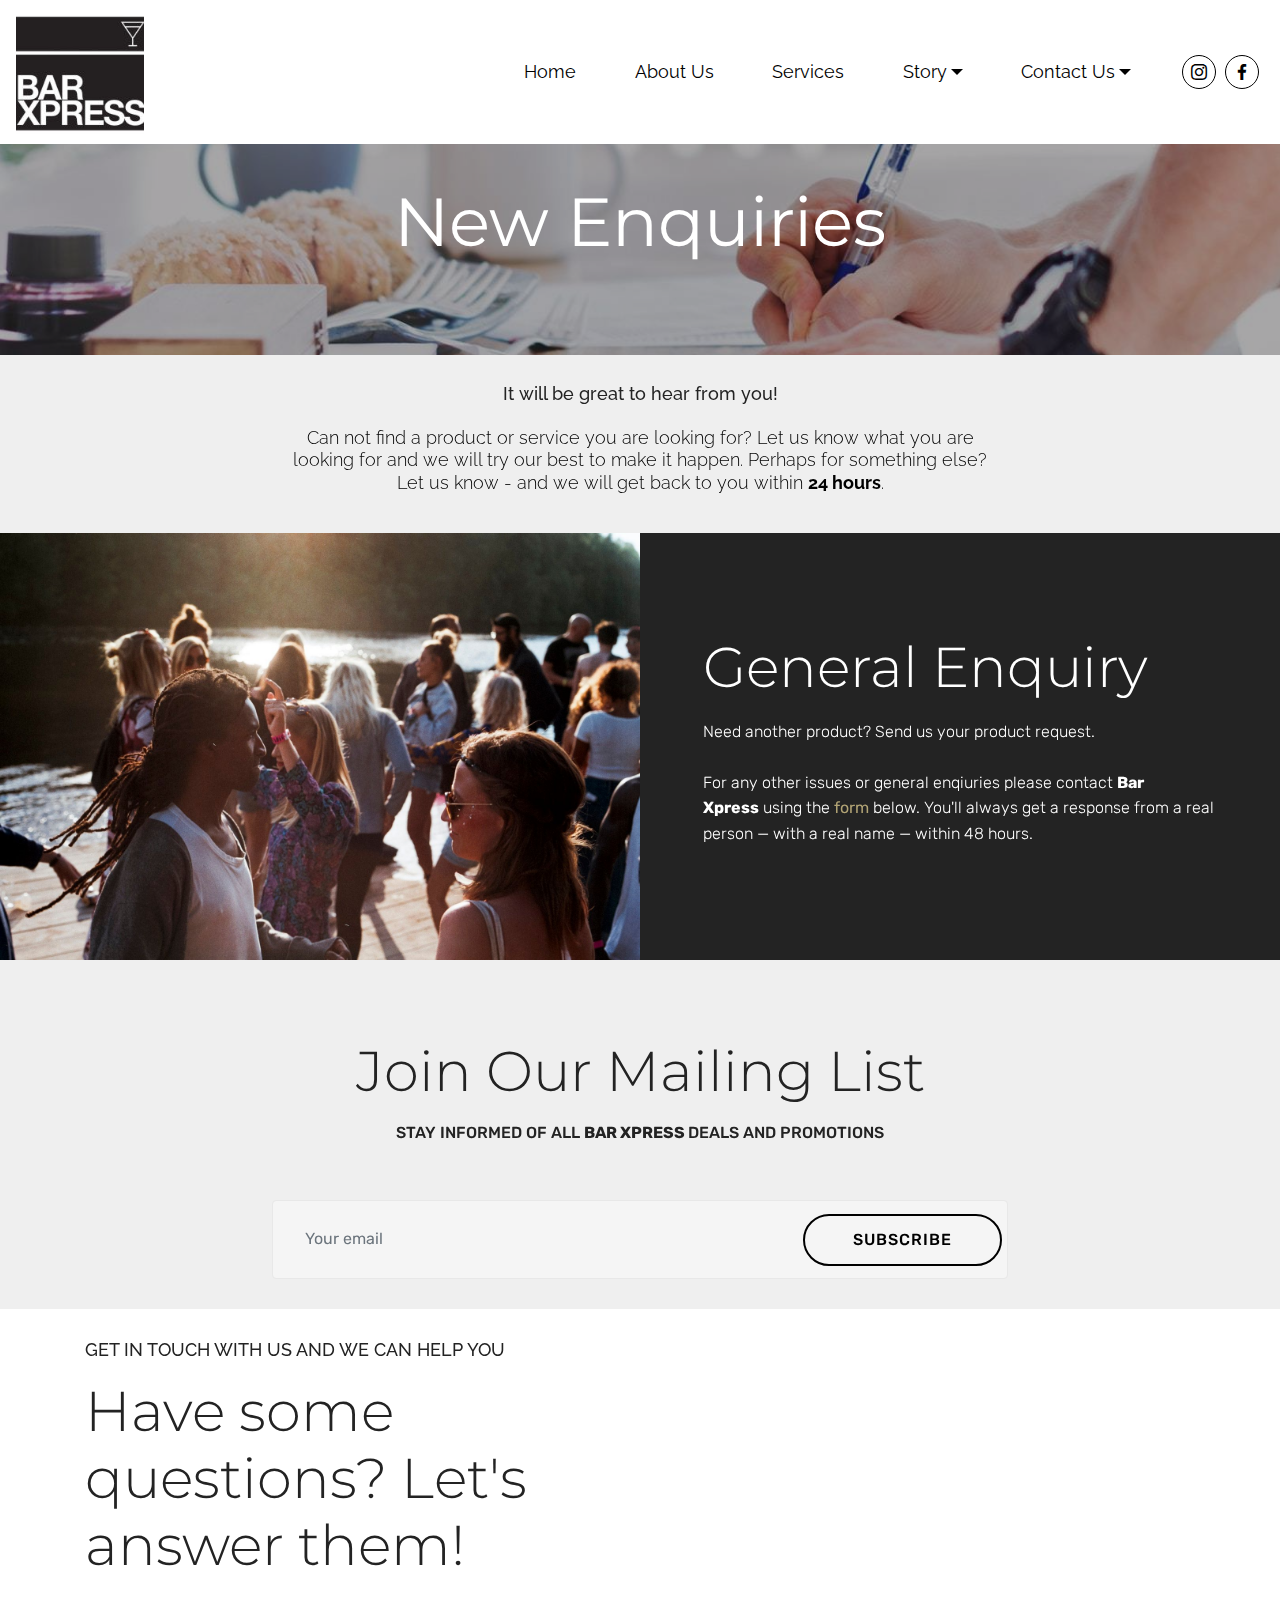
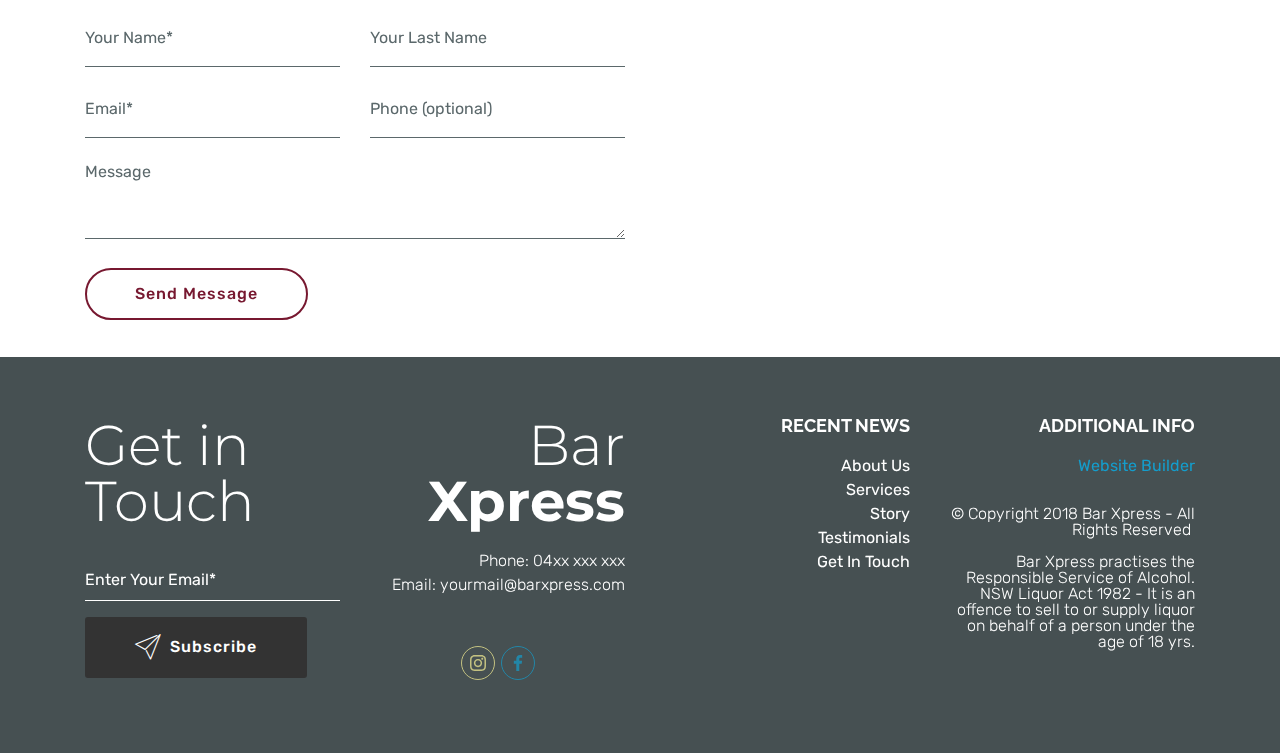
<file: Enquiries.html>
<!DOCTYPE html>
<html >
<head>
  <!-- Site made with Mobirise Website Builder v4.7.2, https://mobirise.com -->
  <meta charset="UTF-8">
  <meta http-equiv="X-UA-Compatible" content="IE=edge">
  <meta name="generator" content="Mobirise v4.7.2, mobirise.com">
  <meta name="viewport" content="width=device-width, initial-scale=1, minimum-scale=1">
  <link rel="shortcut icon" href="assets/images/logo-cropped-96x85.jpg" type="image/x-icon">
  <meta name="description" content="Web Site Maker Description">
  <title>Enquiries</title>
  <link rel="stylesheet" href="assets/web/assets/mobirise-icons/mobirise-icons.css">
  <link rel="stylesheet" href="assets/tether/tether.min.css">
  <link rel="stylesheet" href="assets/bootstrap/css/bootstrap.min.css">
  <link rel="stylesheet" href="assets/bootstrap/css/bootstrap-grid.min.css">
  <link rel="stylesheet" href="assets/bootstrap/css/bootstrap-reboot.min.css">
  <link rel="stylesheet" href="assets/dropdown/css/style.css">
  <link rel="stylesheet" href="assets/socicon/css/styles.css">
  <link rel="stylesheet" href="assets/theme/css/style.css">
  <link rel="stylesheet" href="assets/mobirise/css/mbr-additional.css" type="text/css">
  
  
  
</head>
<body>
  <section class="menu cid-qRvNjxBnT7" once="menu" id="menu3-2l">

    
    

    <nav class="navbar navbar-dropdown navbar-fixed-top navbar-expand-lg">
        <div class="navbar-brand">
            <span class="navbar-logo">
                <a href="https://mobirise.com">
                    <img src="assets/images/logo-162x162.jpg" alt="Mobirise" title="" style="height: 8rem;">
                </a>
            </span>
            
        </div>
        <button class="navbar-toggler" type="button" data-toggle="collapse" data-target="#navbarSupportedContent" aria-controls="navbarNavAltMarkup" aria-expanded="false" aria-label="Toggle navigation">
            <div class="hamburger">
                <span></span>
                <span></span>
                <span></span>
                <span></span>
            </div>
        </button>
      <div class="collapse navbar-collapse" id="navbarSupportedContent">
            <ul class="navbar-nav nav-dropdown nav-right" data-app-modern-menu="true"><li class="nav-item dropdown">
                    <a class="nav-link link text-black display-5" href="index.html" aria-expanded="true">
                        Home</a>
                </li><li class="nav-item dropdown">
                    <a class="nav-link link text-black display-5" href="page1.html" aria-expanded="true">About Us</a>
                </li><li class="nav-item"><a class="nav-link link text-black display-5" href="page2.html">Services</a></li>
                
                <li class="nav-item dropdown">
                    <a class="nav-link link text-black dropdown-toggle display-5" href="Story.html" data-toggle="dropdown-submenu" aria-expanded="false">
                        Story</a><div class="dropdown-menu"><a class="text-black dropdown-item display-5" href="page7.html">Gallery</a><a class="text-black dropdown-item display-5" href="page8.html" aria-expanded="true">Testimonials<br></a></div>
                </li><li class="nav-item dropdown"><a class="nav-link link text-black dropdown-toggle display-5" href="ContactBans.html" data-toggle="dropdown-submenu" aria-expanded="false">
                        Contact Us</a><div class="dropdown-menu"><a class="text-black dropdown-item display-5" href="Contact.html" aria-expanded="true">Contact Us</a><a class="text-black dropdown-item display-5" href="Enquiries.html">Enquiries</a><a class="text-black dropdown-item display-5" href="FAQ.html" aria-expanded="false">FAQ's</a></div></li></ul>
            <div class="icons-menu">
              <div class="soc-item">
                <a href="https://www.instagram.com/barxpress/" target="_blank">
                  <span class="mbr-iconfont socicon-instagram socicon" style="color: rgb(0, 0, 0);"></span>
                </a>
              </div>
              <div class="soc-item">
                <a href="https://www.facebook.com/barXpressmobilebartending/" target="_blank">
                  <span class="mbr-iconfont socicon-facebook socicon" style="color: rgb(0, 0, 0);"></span>
                </a>
              </div>
              
              
              
              
            </div>
            
      </div>
    </nav>
</section>

<section class="engine"><a href="https://mobirise.me/c">site builder</a></section><section class="mbr-section content5 cid-qR8GStarPE mbr-parallax-background" id="content5-z">

    

    <div class="mbr-overlay" style="opacity: 0.4; background-color: rgb(35, 35, 35);">
    </div>

    <div class="container">
        <div class="media-container-row">
            <div class="title col-12 col-md-8">
                <h2 class="align-center mbr-bold mbr-white pb-3 mbr-fonts-style display-1"><span style="font-weight: normal;">
                    </span><br><span style="font-weight: normal;">New Enquiries</span></h2>
                
                
                
            </div>
        </div>
    </div>
</section>

<section class="mbr-section content4 cid-qR8HnJ8KYV" id="content4-10">

    

    <div class="container">
        <div class="media-container-row">
            <div class="title col-12 col-md-8">
                <h2 class="align-center pb-3 mbr-fonts-style display-5">It will be great to hear from you!</h2>
                <h3 class="mbr-section-subtitle align-center mbr-light mbr-fonts-style display-5">Can not find a product or service you are looking for? Let us know what you are looking for and we will try our best to make it happen. Perhaps for something else? Let us know - and we will get back to you within <strong>24 hours</strong>.</h3>
                
            </div>
        </div>
    </div>
</section>

<section class="features16 cid-qR8HU1AXVd" id="features16-11">

    

    
    <div class="container-fluid">
        <div class="row main align-items-center">
            <div class="col-md-6 image-element align-self-stretch">
                <div class="img-wrap" style="width: 80%; height: 80%;">
                    <img src="assets/images/mbr-18-1620x1080.jpg" alt="" title="">
                </div>
            </div>
            <div class="col-md-6 text-element">
                <div class="text-content">
                    <h2 class="mbr-title pt-2 mbr-fonts-style align-left mbr-white display-2">General Enquiry</h2>
                    
                    <div class="mbr-section-text">
                        <p class="mbr-text pt-3 mbr-light mbr-fonts-style align-left mbr-white display-7">Need another product? Send us your product request. <br><br>For any other issues or general enqiuries please contact <strong>Bar Xpress</strong>&nbsp;using the <a href="Enquiries.html#form4-i" class="text-danger">form</a> below. You'll always get a response from a real person — with a real name — within 48 hours.
                        </p>
                    </div>
                    
                </div>
            </div>
        </div>
    </div>          
</section>

<section once="" class="cid-qR5oh21YA5" id="form4-i">

    

    

    <div class="container">
        <div class="row align-center justify-content-center align-items-center">
            <div class="col-md-10 form-section">
                <h2 class="mbr-title align-center pt-2 mbr-fonts-style display-2">Join Our Mailing List</h2>
                
                <h2 class="mbr-section-subtitle mbr-fonts-style pt-3 display-7">STAY INFORMED OF ALL <strong>BAR XPRESS </strong>DEALS AND PROMOTIONS</h2>
                <div class="input-form pt-5">
                    <div class="form1" data-form-type="formoid">
                        <div data-form-alert="" hidden="">Thanks for signing up!
                        </div>
                        <form class="mbr-form" action="https://mobirise.com/" method="post" data-form-title="My Mobirise Form"><input type="hidden" name="email" data-form-email="true" value="obbRToh/bPOwkbHE1GZLS/vH5+uSHwKMkgi1hFP3WeynIJVIoIwPL9d1vFukcvN53qPSHN8l38HRGFzfAS2rx0XLLhRla33p2PX+3dtPJ5i3inKjD2+KCm3runfa2iUh" data-form-field="Email">
                              <input type="email" class="form-control input-sm input-inverse special-form" name="email" data-form-field="Email" placeholder="Your email" required="" id="email-form4-i">
                              <div class="mbr-section-btn input-group-btn"><button href="https://mobirise.com/" class="btn btn-black-outline display-4" type="submit" role="button">SUBSCRIBE
                                   </button></div>
                        </form>
                    </div>
                  </div>
            </div>
        </div>
    </div>
</section>

<section class="mbr-section form1 cid-qReJeMrcKA" id="form1-1f">

    

    
    <div class="container"> 
        <div class="row">
            <div class="col-md-12 col-lg-6 block-content">
            <h4 class="mbr-section-subtitle mbr-fonts-style align-left pb-2 display-5">GET IN TOUCH WITH US AND WE CAN HELP YOU</h4>
                <h2 class="pb-4 align-left mbr-fonts-style mbr-section-title display-2">
                    Have some questions? Let's answer them!
                </h2>
                <div data-form-type="formoid">
                    <div data-form-alert="" hidden="">Thanks for filling out the form!</div>
                    <form class="block mbr-form" action="https://mobirise.com/" method="post" data-form-title="Mobirise Form"><input type="hidden" name="email" data-form-email="true" value="YIujG8jqT2JcBQuBDvPkH2WUfRyTC2UyWczHVM1MZHfAdmDYbc+yNoqqeoGvX9ilbB3vXRasF6VNHbRcgFbya/tnpneeTA0Bz/kwyzRvlKglTfYLCacss6apv5FHNM//" data-form-field="Email">
                        <div class="row">
                            <div class="col-lg-6" data-for="name">
                                <input type="text" class="form-control input" name="name" data-form-field="Name" placeholder="Your Name*" required="" id="name-form1-1f">
                            </div>
                            <div class="col-lg-6" data-for="lastname">
                                <input type="text" class="form-control input" name="lastname" data-form-field="Last Name" placeholder="Your Last Name" id="lastname-form1-1f">
                            </div>
                            <div class="col-lg-6" data-for="email">
                                <input type="text" class="form-control input" name="email" data-form-field="Email" placeholder="Email*" required="" id="email-form1-1f">
                            </div>
                            <div class="col-lg-6" data-for="phone">
                                <input type="text" class="form-control input" name="phone" data-form-field="Phone" placeholder="Phone (optional)" id="phone-form1-1f">
                            </div>
                            <div class="col-md-12" data-for="message">
                                <textarea class="form-control input" name="message" rows="3" data-form-field="Message" placeholder="Message" id="message-form1-1f"></textarea>
                            </div>
                            <div class="input-group-btn col-md-12 mt-2 align-left"><button href="" type="submit" class="btn btn-form btn-bgr btn-info-outline display-4">Send Message</button></div>
                        </div>
                    </form>
                </div>
            </div>
            <div class="col-md-12 col-lg-6">
                <div class="google-map"><iframe frameborder="0" style="border:0" src="https://www.google.com/maps/embed/v1/place?key=AIzaSyA0Dx_boXQiwvdz8sJHoYeZNVTdoWONYkU&amp;q=place_id:ChIJP3Sa8ziYEmsRUKgyFmh9AQM" allowfullscreen=""></iframe></div>
            </div>
        </div>
    </div>
</section>

<section class="footer7 cid-qRpNSmpK43" id="footer7-2a">

    

    

    <div class="container">
        <div class="row content mbr-white justify-content-center">
            <div class="col-lg-3 col-md-6">
                <h2 class="mb-4 footer-main-title mbr-fonts-style display-2">
                    Get in Touch</h2>
                <div class="media-container-column" data-form-type="formoid">
                    <div data-form-alert="" hidden="" class="align-center">
                        Thanks for filling out the form!
                    </div>

                    <form class="form-inline" action="https://mobirise.com/" method="post" data-form-title="Mobirise Form">
                        <input type="hidden" value="WMMZ5FWetURghxr2A+PCfNouyC93bX1ddxQkBcAcA5qJ28gRSi6PDBKfgGbclXQixscJgZ0LuTW/aDgq0B7zgL1WzInW0gGVw7zI/lfqk7TQ3KtO8h+3rSSvPw+caz08" data-form-email="true">
                        <div class="form-group">
                            <input type="email" class="form-control input-sm input-inverse my-2" name="email" required="" data-form-field="Email" placeholder="Enter Your Email*" id="email-footer7-2a">
                        </div>
                        <div class="input-group-btn mx-0 my-2"><button href="" class="btn m-0 btn-black display-4" type="submit" role="button"><span class="mbri-paper-plane mbr-iconfont mbr-iconfont-btn"></span>Subscribe</button></div>
                    </form>
                </div>
                
            </div>

            <div class="col-md-6 col-lg-3">
                <h3 class="mb-4 mbr-fonts-style footer-title display-2">
                    Bar<strong> Xpress</strong></h3>
                <div class="mbr-footer-list mbr-fonts-style display-4">
                    <ul class="list">
                        <li>Phone: 04xx xxx xxx</li>
                        <li>Email: yourmail@barxpress.com</li>
                        <li><br></li>
                    </ul>
                </div>
                <div class="social-list pl-0 mb-0">
                    <div class="soc-item">
                        <a href="http://instagram.com/barxpress" target="_blank">
                            <span class="mbr-iconfont mbr-iconfont-social socicon-instagram socicon" style="color: rgb(249, 242, 149);"></span>
                        </a>
                    </div>
                    <div class="soc-item">
                        <a href="https://www.facebook.com/barXpressmobilebartending/" target="_blank">
                            <span class="mbr-iconfont mbr-iconfont-social socicon-facebook socicon" style="color: rgb(20, 157, 204);"></span>
                        </a>
                    </div>
                    
                    
                    
                    
                </div>
            </div>
            <div class="col-md-6 col-lg-3">
                <h3 class="mb-4 footer-title mbr-fonts-style display-5"><strong>
                    RECENT NEWS
                </strong></h3>
                <div class="mbr-footer-list mbr-fonts-style display-4">
                    <ul class="list">
                        <li><a href="page1.html" class="text-white">About Us</a></li>
                        <li><a href="page2.html" class="text-white">Services</a></li><li><a href="page3.html" class="text-white">Story</a></li><li><a href="index.html#testimonials-slider2-1j" class="text-white">Testimonials</a></li>
                        <li><a href="Contact.html" class="text-white">Get In Touch</a></li><li><br></li>
                    </ul>
                </div>
            </div>
            <div class="col-md-6 col-lg-3">
                <h3 class="mb-4 footer-title mbr-fonts-style display-5"><strong>ADDITIONAL INFO</strong></h3>
                <div class="mbr-footer-list mbr-fonts-style display-4">
                    <ul class="list">
                        <li><a href="mailto:Bryson_Work@hotmail.com" class="text-primary">Website Builder</a></li>
                        <li><br></li><li>© Copyright 2018 Bar Xpress - All Rights Reserved&nbsp;
</li><li></li><li>
Bar Xpress practises the Responsible Service of Alcohol. NSW Liquor Act 1982 - It is an offence to sell to or supply liquor on behalf of a person under the age of 18 yrs.</li>
                    </ul>
                </div>
            </div>
        </div>
    </div>
</section>


  <script src="assets/web/assets/jquery/jquery.min.js"></script>
  <script src="assets/popper/popper.min.js"></script>
  <script src="assets/tether/tether.min.js"></script>
  <script src="assets/bootstrap/js/bootstrap.min.js"></script>
  <script src="assets/smoothscroll/smooth-scroll.js"></script>
  <script src="assets/dropdown/js/script.min.js"></script>
  <script src="assets/touchswipe/jquery.touch-swipe.min.js"></script>
  <script src="assets/parallax/jarallax.min.js"></script>
  <script src="assets/theme/js/script.js"></script>
  <script src="assets/formoid/formoid.min.js"></script>
  
  
</body>
</html>
</file>
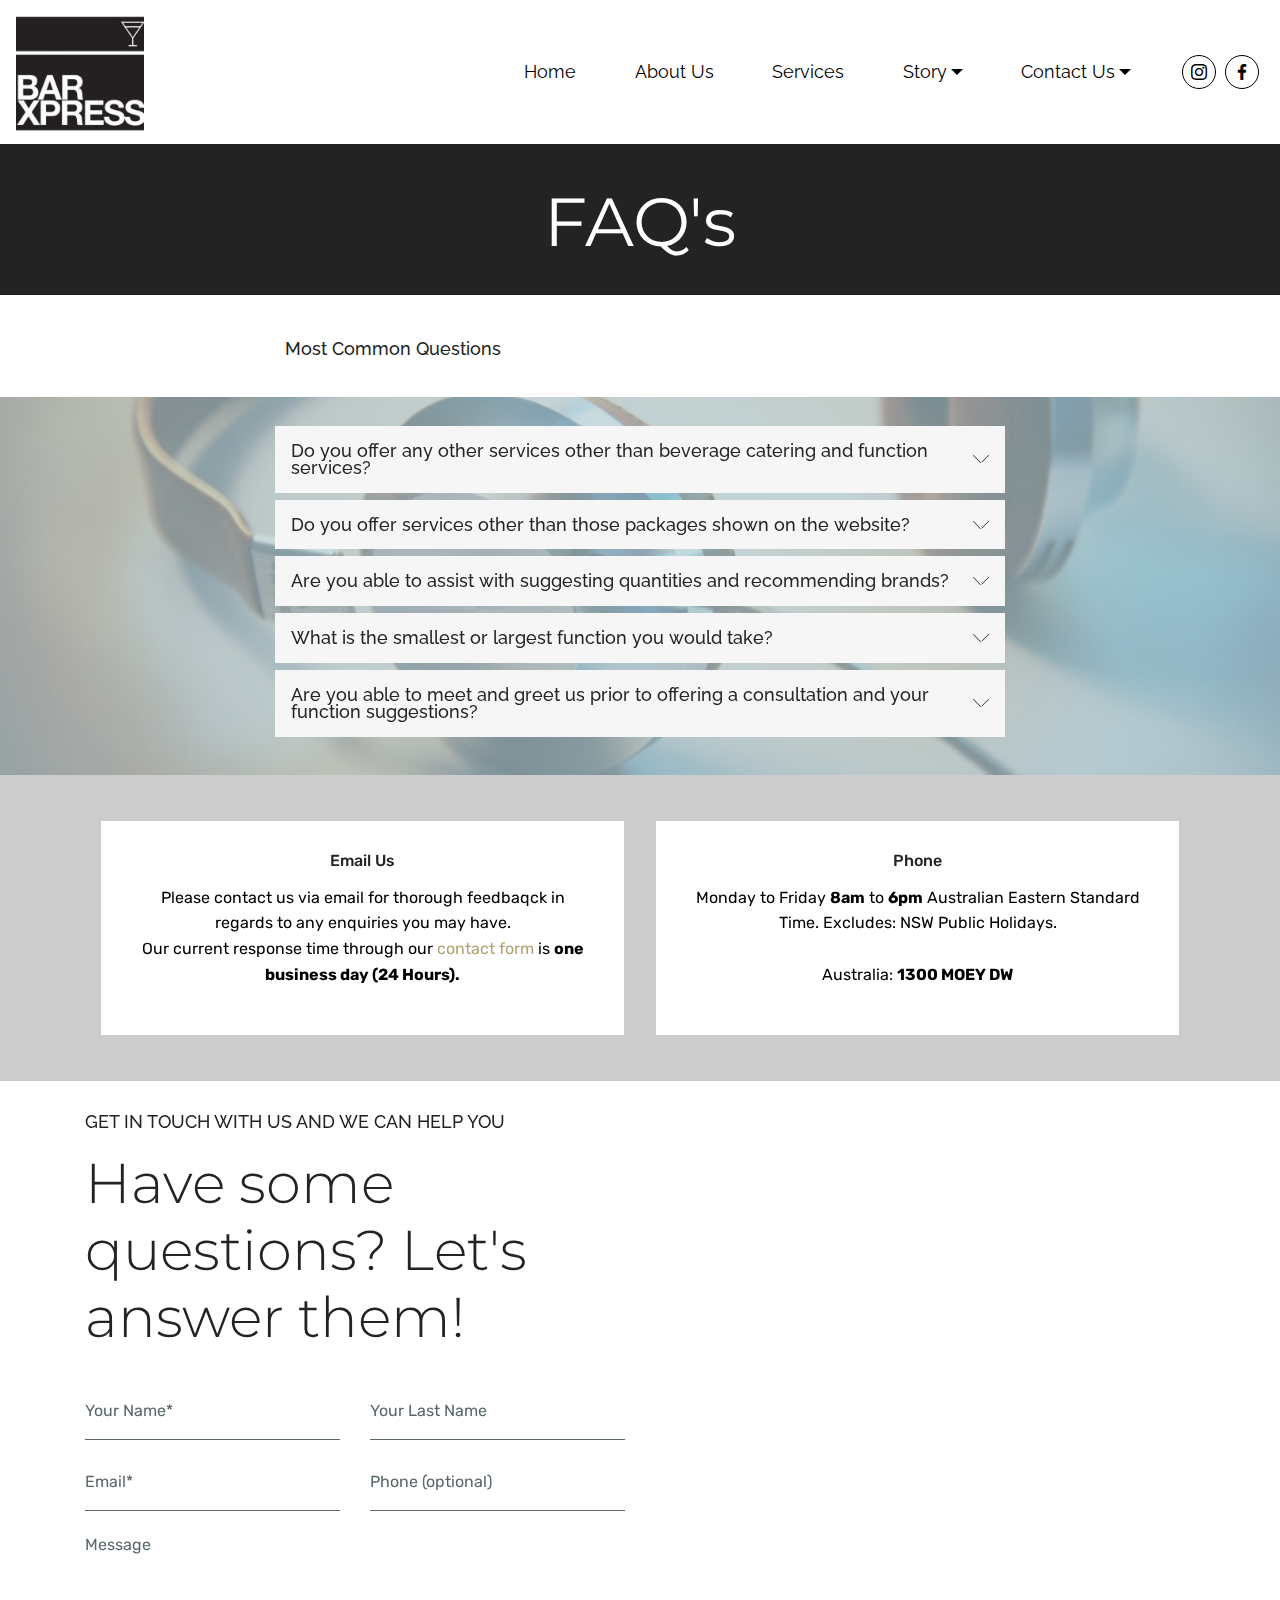
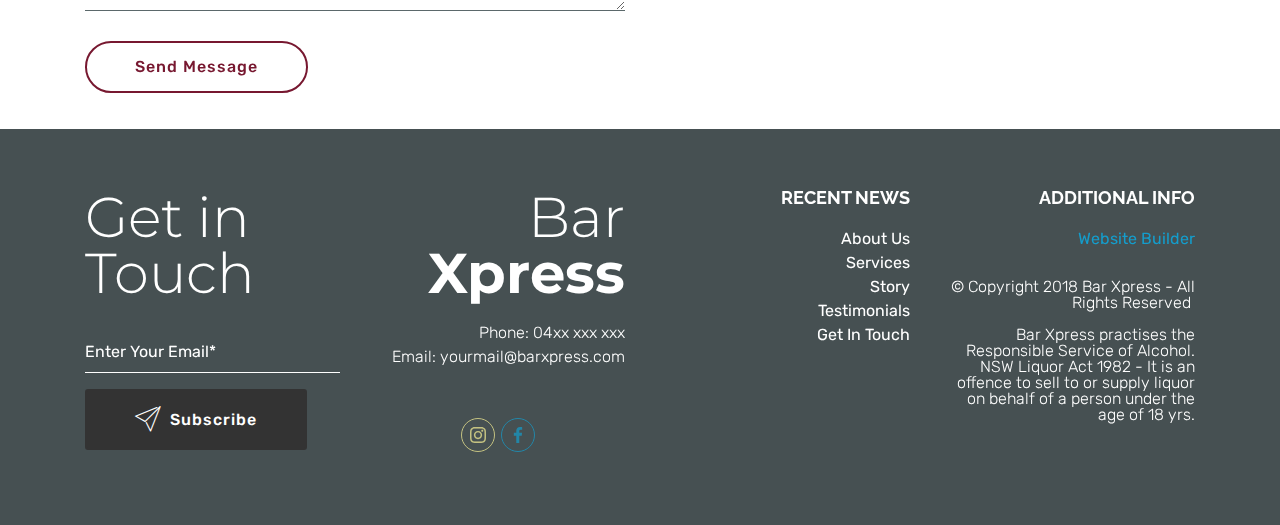
<file: FAQ.html>
<!DOCTYPE html>
<html >
<head>
  <!-- Site made with Mobirise Website Builder v4.7.2, https://mobirise.com -->
  <meta charset="UTF-8">
  <meta http-equiv="X-UA-Compatible" content="IE=edge">
  <meta name="generator" content="Mobirise v4.7.2, mobirise.com">
  <meta name="viewport" content="width=device-width, initial-scale=1, minimum-scale=1">
  <link rel="shortcut icon" href="assets/images/logo-cropped-96x85.jpg" type="image/x-icon">
  <meta name="description" content="Web Creator Description">
  <title>FAQs</title>
  <link rel="stylesheet" href="assets/web/assets/mobirise-icons/mobirise-icons.css">
  <link rel="stylesheet" href="assets/tether/tether.min.css">
  <link rel="stylesheet" href="assets/bootstrap/css/bootstrap.min.css">
  <link rel="stylesheet" href="assets/bootstrap/css/bootstrap-grid.min.css">
  <link rel="stylesheet" href="assets/bootstrap/css/bootstrap-reboot.min.css">
  <link rel="stylesheet" href="assets/dropdown/css/style.css">
  <link rel="stylesheet" href="assets/socicon/css/styles.css">
  <link rel="stylesheet" href="assets/theme/css/style.css">
  <link rel="stylesheet" href="assets/mobirise/css/mbr-additional.css" type="text/css">
  
  
  
</head>
<body>
  <section class="menu cid-qRvNlUjBLq" once="menu" id="menu3-2m">

    
    

    <nav class="navbar navbar-dropdown navbar-fixed-top navbar-expand-lg">
        <div class="navbar-brand">
            <span class="navbar-logo">
                <a href="https://mobirise.com">
                    <img src="assets/images/logo-162x162.jpg" alt="Mobirise" title="" style="height: 8rem;">
                </a>
            </span>
            
        </div>
        <button class="navbar-toggler" type="button" data-toggle="collapse" data-target="#navbarSupportedContent" aria-controls="navbarNavAltMarkup" aria-expanded="false" aria-label="Toggle navigation">
            <div class="hamburger">
                <span></span>
                <span></span>
                <span></span>
                <span></span>
            </div>
        </button>
      <div class="collapse navbar-collapse" id="navbarSupportedContent">
            <ul class="navbar-nav nav-dropdown nav-right" data-app-modern-menu="true"><li class="nav-item dropdown">
                    <a class="nav-link link text-black display-5" href="index.html" aria-expanded="true">
                        Home</a>
                </li><li class="nav-item dropdown">
                    <a class="nav-link link text-black display-5" href="page1.html" aria-expanded="true">About Us</a>
                </li><li class="nav-item"><a class="nav-link link text-black display-5" href="page2.html">Services</a></li>
                
                <li class="nav-item dropdown">
                    <a class="nav-link link text-black dropdown-toggle display-5" href="Story.html" data-toggle="dropdown-submenu" aria-expanded="false">
                        Story</a><div class="dropdown-menu"><a class="text-black dropdown-item display-5" href="page7.html">Gallery</a><a class="text-black dropdown-item display-5" href="page8.html" aria-expanded="true">Testimonials<br></a></div>
                </li><li class="nav-item dropdown"><a class="nav-link link text-black dropdown-toggle display-5" href="ContactBans.html" data-toggle="dropdown-submenu" aria-expanded="false">
                        Contact Us</a><div class="dropdown-menu"><a class="text-black dropdown-item display-5" href="Contact.html" aria-expanded="true">Contact Us</a><a class="text-black dropdown-item display-5" href="Enquiries.html">Enquiries</a><a class="text-black dropdown-item display-5" href="FAQ.html" aria-expanded="false">FAQ's</a></div></li></ul>
            <div class="icons-menu">
              <div class="soc-item">
                <a href="https://www.instagram.com/barxpress/" target="_blank">
                  <span class="mbr-iconfont socicon-instagram socicon" style="color: rgb(0, 0, 0);"></span>
                </a>
              </div>
              <div class="soc-item">
                <a href="https://www.facebook.com/barXpressmobilebartending/" target="_blank">
                  <span class="mbr-iconfont socicon-facebook socicon" style="color: rgb(0, 0, 0);"></span>
                </a>
              </div>
              
              
              
              
            </div>
            
      </div>
    </nav>
</section>

<section class="engine"><a href="https://mobirise.me/a">Mobirise review</a></section><section class="mbr-section content5 cid-qReGkEivq4" id="content5-1a">

    

    

    <div class="container">
        <div class="media-container-row">
            <div class="title col-12 col-md-8">
                <h2 class="align-center mbr-bold mbr-white pb-3 mbr-fonts-style display-1"><span style="font-weight: normal;">
                    </span><br><span style="font-weight: normal;">FAQ's</span></h2>
                
                
                
            </div>
        </div>
    </div>
</section>

<section class="mbr-section content4 cid-qReGUBMqUX" id="content4-1b">

    

    <div class="container">
        <div class="media-container-row">
            <div class="title col-12 col-md-8">
                <h2 class="align-center pb-3 mbr-fonts-style display-5"><font color="#232323">Most Common Questions</font></h2>
                
                
            </div>
        </div>
    </div>
</section>

<section class="accordion1 cid-qReGVdEksI mbr-parallax-background" id="accordion1-1c">

    

    <div class="mbr-overlay" style="opacity: 0.7; background-color: rgb(178, 204, 210);">
    </div>
    <div class="container">
        
        
        <div class="row justify-content-center">
            <div class="col-md-10 col-lg-8 content-block">
            <div class="accordion-content">
                <div id="bootstrap-accordion_61" class="panel-group accordionStyles accordion " role="tablist" aria-multiselectable="true">
                        <div class="card">
                            <div class="card-header" role="tab" id="headingOne">
                                <a role="button" class="collapsed panel-title text-black" data-toggle="collapse" data-core="" href="#collapse11_61" aria-expanded="false" aria-controls="collapse11">
                                    <h4 class="mbr-fonts-style header-text display-5">Do you offer any other services other than beverage catering and function services? &nbsp; &nbsp; &nbsp; &nbsp; &nbsp; &nbsp; &nbsp; &nbsp; &nbsp; &nbsp; &nbsp; &nbsp; &nbsp; &nbsp; &nbsp; &nbsp; &nbsp;</h4>
                                    <span class="sign mbr-iconfont mbri-arrow-down inactive"></span>

                                </a>
                            </div>
                            <div id="collapse11_61" class="panel-collapse noScroll collapse" role="tabpanel" aria-labelledby="headingOne" data-parent="#bootstrap-accordion_61">
                                <div class="panel-body p-4">
                                    <p class="mbr-fonts-style panel-text mbr-text display-7">
                                       We work closely with many other function service providers on a regular basis and can offer you advice on whatever is required.</p>
                                </div>
                            </div>
                        </div>
                
                        <div class="card">
                            <div class="card-header" role="tab" id="headingTwo">
                                <a role="button" class="collapsed panel-title text-black" data-toggle="collapse" data-core="" href="#collapse2_61" aria-expanded="false" aria-controls="collapse2">
                                    <h4 class="mbr-fonts-style header-text display-5">Do you offer services other than those packages shown on the website?</h4>
                                    <span class="sign mbr-iconfont mbri-arrow-down inactive"></span>
                                </a>
                                
                            </div>
                            <div id="collapse2_61" class="panel-collapse noScroll collapse" role="tabpanel" aria-labelledby="headingTwo" data-parent="#bootstrap-accordion_61">
                                <div class="panel-body p-4">
                                    <p class="mbr-fonts-style panel-text mbr-text display-7">Yes, we are able to tailor any package towards your requirements and itemise any single service we provide including staffing, glassware hire, alcohol catering, etc.</p>
                                </div>
                            </div>
                        </div>
                
                        <div class="card">
                            <div class="card-header" role="tab" id="headingThree">
                                <a role="button" class="collapsed panel-title text-black" data-toggle="collapse" data-core="" href="#collapse3_61" aria-expanded="false" aria-controls="collapse3">
                                    <h4 class="mbr-fonts-style header-text display-5">Are you able to assist with suggesting quantities and recommending brands?</h4>
                                    <span class="sign mbr-iconfont mbri-arrow-down inactive"></span>

                                </a>
                            </div>
                            <div id="collapse3_61" class="panel-collapse noScroll collapse" role="tabpanel" aria-labelledby="headingThree" data-parent="#bootstrap-accordion_61">
                                <div class="panel-body p-4">
                                    <p class="mbr-fonts-style panel-text mbr-text display-7">Yes, it's what we do on a daily basis, and over our time we have become experienced at being as accurate as possible.<br>
<br>Keep an eye out for email notifications - well keep you updated along the way!</p>
                                </div>
                            </div>
                        </div>
                
                        <div class="card">
                            <div class="card-header" role="tab" id="headingFour">
                                <a role="button" class="collapsed panel-title text-black" data-toggle="collapse" data-core="" href="#collapse4_61" aria-expanded="false" aria-controls="collapse4">
                                    <h4 class="mbr-fonts-style header-text display-5">What is the smallest or largest function you would take? &nbsp; &nbsp; &nbsp; &nbsp; &nbsp; &nbsp; &nbsp; &nbsp; &nbsp; &nbsp; &nbsp; &nbsp; &nbsp; &nbsp; &nbsp; &nbsp; &nbsp; &nbsp;</h4>
                                    <span class="sign mbr-iconfont mbri-arrow-down inactive"></span>

                                </a>
                            </div>
                            <div id="collapse4_61" class="panel-collapse noScroll collapse" role="tabpanel" aria-labelledby="headingFour" data-parent="#bootstrap-accordion_61">
                                <div class="panel-body p-4">
                                    <p class="mbr-fonts-style panel-text mbr-text display-4">We can service small functions such as hen's parties for 10 guests to large-scale university events for 500 guests.</p>
                                </div>
                            </div>
                        </div>
                
                        <div class="card">
                            <div class="card-header" role="tab" id="headingFive">
                                <a role="button" class="collapsed panel-title text-black" data-toggle="collapse" data-core="" href="#collapse5_61" aria-expanded="false" aria-controls="collapse5">
                                    <h4 class="mbr-fonts-style header-text display-5">Are you able to meet and greet us prior to offering a consultation and your function suggestions?</h4>
                                    <span class="sign mbr-iconfont mbri-arrow-down inactive"></span>

                                </a>
                            </div>
                            <div id="collapse5_61" class="panel-collapse noScroll collapse" data-parent="#bootstrap-accordion_61" role="tabpanel" aria-labelledby="headingFive">
                                <div class="panel-body p-4">
                                    <p class="mbr-fonts-style panel-text mbr-text display-7">Yes, we encourage meeting with you, seeing the site of the function and offering our personalised suggestions and a free quote. It's part of the service which we love to do!</p>
                                </div>
                            </div>
                        </div>
                
                        
                </div>
            </div>
            </div>
    </div>
    </div>         
</section>

<section class="features4 cid-qReGVIuFqz" id="features4-1d">
    
         

    
    <div class="container">
        <div class="media-container-row">
            <div class="card p-3 col-12 col-md-6">
                <div class="card-wrapper media-container-row media-container-row">
                    <div class="card-box">
                        <h4 class="card-title pb-3 mbr-fonts-style display-7">
                            Email Us</h4>
                        <p class="mbr-text mbr-fonts-style display-7">Please contact us via email for thorough feedbaqck in regards to any enquiries you may have. <br>Our current response time through our <a href="FAQ.html#form1-1e" class="text-danger">contact form</a> is <strong>one business day (24 Hours).</strong></p>
                    </div>
                </div>
            </div>

            <div class="card p-3 col-12 col-md-6 col-12 col-md-6">
                <div class="card-wrapper media-container-row">
                    <div class="card-box">
                        <h4 class="card-title pb-3 mbr-fonts-style display-7">
                            Phone
                        </h4>
                        <p class="mbr-text mbr-fonts-style display-7">Monday to Friday <strong>8am</strong> to <strong>6pm</strong> Australian Eastern Standard Time. Excludes: NSW Public Holidays.<br><br>Australia: <strong>1300 MOEY DW</strong><br></p>
                    </div>
                </div>
            </div>

            

            
        </div>
    </div>
</section>

<section class="mbr-section form1 cid-qReGXaj0yQ" id="form1-1e">

    

    
    <div class="container"> 
        <div class="row">
            <div class="col-md-12 col-lg-6 block-content">
            <h4 class="mbr-section-subtitle mbr-fonts-style align-left pb-2 display-5">GET IN TOUCH WITH US AND WE CAN HELP YOU</h4>
                <h2 class="pb-4 align-left mbr-fonts-style mbr-section-title display-2">
                    Have some questions? Let's answer them!
                </h2>
                <div data-form-type="formoid">
                    <div data-form-alert="" hidden="">Thanks for filling out the form!</div>
                    <form class="block mbr-form" action="https://mobirise.com/" method="post" data-form-title="Mobirise Form"><input type="hidden" name="email" data-form-email="true" value="wW6Gbehm/RAwMt2Mh9YSV51pUEPQvnk4O0V0H52HqXJIxc/bKIaMIHxq0rdbYCa72Ic0jpf3olPMBEgo07i/4YEAiaus1hVVw48JRNknALL3C4gwWsFQl15pCf9DA81K" data-form-field="Email">
                        <div class="row">
                            <div class="col-lg-6" data-for="name">
                                <input type="text" class="form-control input" name="name" data-form-field="Name" placeholder="Your Name*" required="" id="name-form1-1e">
                            </div>
                            <div class="col-lg-6" data-for="lastname">
                                <input type="text" class="form-control input" name="lastname" data-form-field="Last Name" placeholder="Your Last Name" id="lastname-form1-1e">
                            </div>
                            <div class="col-lg-6" data-for="email">
                                <input type="text" class="form-control input" name="email" data-form-field="Email" placeholder="Email*" required="" id="email-form1-1e">
                            </div>
                            <div class="col-lg-6" data-for="phone">
                                <input type="text" class="form-control input" name="phone" data-form-field="Phone" placeholder="Phone (optional)" id="phone-form1-1e">
                            </div>
                            <div class="col-md-12" data-for="message">
                                <textarea class="form-control input" name="message" rows="3" data-form-field="Message" placeholder="Message" id="message-form1-1e"></textarea>
                            </div>
                            <div class="input-group-btn col-md-12 mt-2 align-left"><button href="" type="submit" class="btn btn-form btn-bgr btn-info-outline display-4">Send Message</button></div>
                        </div>
                    </form>
                </div>
            </div>
            <div class="col-md-12 col-lg-6">
                <div class="google-map"><iframe frameborder="0" style="border:0" src="https://www.google.com/maps/embed/v1/place?key=AIzaSyA0Dx_boXQiwvdz8sJHoYeZNVTdoWONYkU&amp;q=place_id:ChIJP3Sa8ziYEmsRUKgyFmh9AQM" allowfullscreen=""></iframe></div>
            </div>
        </div>
    </div>
</section>

<section class="footer7 cid-qRpNPKjlhF" id="footer7-29">

    

    

    <div class="container">
        <div class="row content mbr-white justify-content-center">
            <div class="col-lg-3 col-md-6">
                <h2 class="mb-4 footer-main-title mbr-fonts-style display-2">
                    Get in Touch</h2>
                <div class="media-container-column" data-form-type="formoid">
                    <div data-form-alert="" hidden="" class="align-center">
                        Thanks for filling out the form!
                    </div>

                    <form class="form-inline" action="https://mobirise.com/" method="post" data-form-title="Mobirise Form">
                        <input type="hidden" value="ai3gmpHKUGovRSmQFpByBvJHPeJTBIXJ0su9mGI/rcR/wWdUBnPGwLqV50fEpV9VKd8kQnAfAofKX5srSPMBa365d/3zqBIR8bC33e6AfC0H5ny/CtkrTPJsFls5Rcoe" data-form-email="true">
                        <div class="form-group">
                            <input type="email" class="form-control input-sm input-inverse my-2" name="email" required="" data-form-field="Email" placeholder="Enter Your Email*" id="email-footer7-29">
                        </div>
                        <div class="input-group-btn mx-0 my-2"><button href="" class="btn m-0 btn-black display-4" type="submit" role="button"><span class="mbri-paper-plane mbr-iconfont mbr-iconfont-btn"></span>Subscribe</button></div>
                    </form>
                </div>
                
            </div>

            <div class="col-md-6 col-lg-3">
                <h3 class="mb-4 mbr-fonts-style footer-title display-2">
                    Bar<strong> Xpress</strong></h3>
                <div class="mbr-footer-list mbr-fonts-style display-4">
                    <ul class="list">
                        <li>Phone: 04xx xxx xxx</li>
                        <li>Email: yourmail@barxpress.com</li>
                        <li><br></li>
                    </ul>
                </div>
                <div class="social-list pl-0 mb-0">
                    <div class="soc-item">
                        <a href="http://instagram.com/barxpress" target="_blank">
                            <span class="mbr-iconfont mbr-iconfont-social socicon-instagram socicon" style="color: rgb(249, 242, 149);"></span>
                        </a>
                    </div>
                    <div class="soc-item">
                        <a href="https://www.facebook.com/barXpressmobilebartending/" target="_blank">
                            <span class="mbr-iconfont mbr-iconfont-social socicon-facebook socicon" style="color: rgb(20, 157, 204);"></span>
                        </a>
                    </div>
                    
                    
                    
                    
                </div>
            </div>
            <div class="col-md-6 col-lg-3">
                <h3 class="mb-4 footer-title mbr-fonts-style display-5"><strong>
                    RECENT NEWS
                </strong></h3>
                <div class="mbr-footer-list mbr-fonts-style display-4">
                    <ul class="list">
                        <li><a href="page1.html" class="text-white">About Us</a></li>
                        <li><a href="page2.html" class="text-white">Services</a></li><li><a href="page3.html" class="text-white">Story</a></li><li><a href="index.html#testimonials-slider2-1j" class="text-white">Testimonials</a></li>
                        <li><a href="Contact.html" class="text-white">Get In Touch</a></li><li><br></li>
                    </ul>
                </div>
            </div>
            <div class="col-md-6 col-lg-3">
                <h3 class="mb-4 footer-title mbr-fonts-style display-5"><strong>ADDITIONAL INFO</strong></h3>
                <div class="mbr-footer-list mbr-fonts-style display-4">
                    <ul class="list">
                        <li><a href="mailto:Bryson_Work@hotmail.com" class="text-primary">Website Builder</a></li>
                        <li><br></li><li>© Copyright 2018 Bar Xpress - All Rights Reserved&nbsp;
</li><li></li><li>
Bar Xpress practises the Responsible Service of Alcohol. NSW Liquor Act 1982 - It is an offence to sell to or supply liquor on behalf of a person under the age of 18 yrs.</li>
                    </ul>
                </div>
            </div>
        </div>
    </div>
</section>


  <script src="assets/web/assets/jquery/jquery.min.js"></script>
  <script src="assets/popper/popper.min.js"></script>
  <script src="assets/tether/tether.min.js"></script>
  <script src="assets/bootstrap/js/bootstrap.min.js"></script>
  <script src="assets/smoothscroll/smooth-scroll.js"></script>
  <script src="assets/dropdown/js/script.min.js"></script>
  <script src="assets/touchswipe/jquery.touch-swipe.min.js"></script>
  <script src="assets/mbr-switch-arrow/mbr-switch-arrow.js"></script>
  <script src="assets/parallax/jarallax.min.js"></script>
  <script src="assets/theme/js/script.js"></script>
  <script src="assets/formoid/formoid.min.js"></script>
  
  
</body>
</html>
</file>
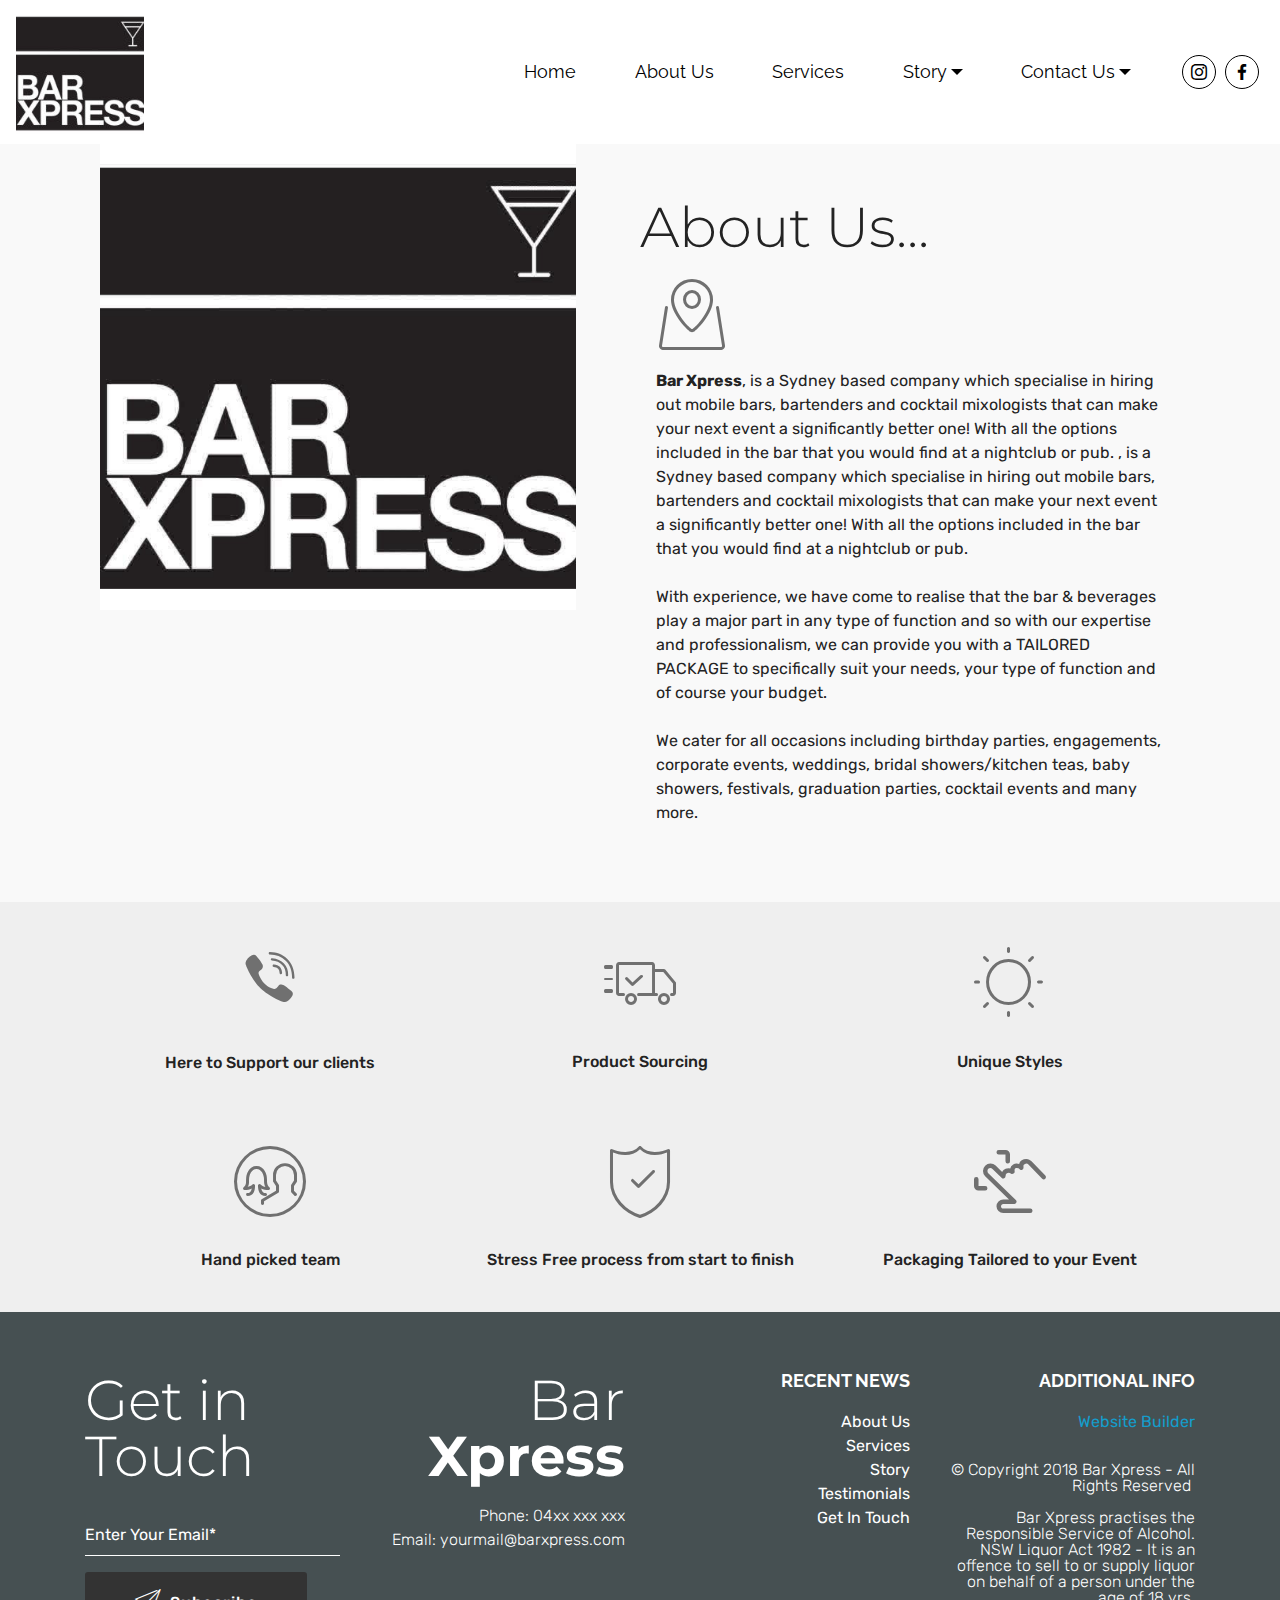
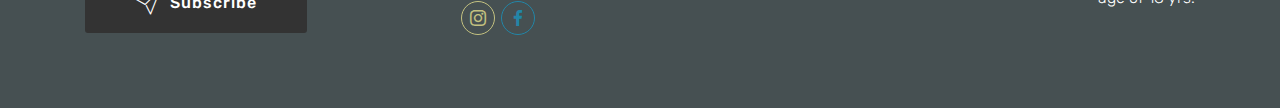
<file: page1.html>
<!DOCTYPE html>
<html >
<head>
  <!-- Site made with Mobirise Website Builder v4.7.2, https://mobirise.com -->
  <meta charset="UTF-8">
  <meta http-equiv="X-UA-Compatible" content="IE=edge">
  <meta name="generator" content="Mobirise v4.7.2, mobirise.com">
  <meta name="viewport" content="width=device-width, initial-scale=1, minimum-scale=1">
  <link rel="shortcut icon" href="assets/images/logo-cropped-96x85.jpg" type="image/x-icon">
  <meta name="description" content="Site Builder Description">
  <title>About Us</title>
  <link rel="stylesheet" href="assets/web/assets/mobirise-icons-bold/mobirise-icons-bold.css">
  <link rel="stylesheet" href="assets/web/assets/mobirise-icons/mobirise-icons.css">
  <link rel="stylesheet" href="assets/tether/tether.min.css">
  <link rel="stylesheet" href="assets/bootstrap/css/bootstrap.min.css">
  <link rel="stylesheet" href="assets/bootstrap/css/bootstrap-grid.min.css">
  <link rel="stylesheet" href="assets/bootstrap/css/bootstrap-reboot.min.css">
  <link rel="stylesheet" href="assets/dropdown/css/style.css">
  <link rel="stylesheet" href="assets/socicon/css/styles.css">
  <link rel="stylesheet" href="assets/theme/css/style.css">
  <link rel="stylesheet" href="assets/mobirise/css/mbr-additional.css" type="text/css">
  
  
  
</head>
<body>
  <section class="menu cid-qRvMLVHF07" once="menu" id="menu3-2f">

    
    

    <nav class="navbar navbar-dropdown navbar-fixed-top navbar-expand-lg">
        <div class="navbar-brand">
            <span class="navbar-logo">
                <a href="https://mobirise.com">
                    <img src="assets/images/logo-162x162.jpg" alt="Mobirise" title="" style="height: 8rem;">
                </a>
            </span>
            
        </div>
        <button class="navbar-toggler" type="button" data-toggle="collapse" data-target="#navbarSupportedContent" aria-controls="navbarNavAltMarkup" aria-expanded="false" aria-label="Toggle navigation">
            <div class="hamburger">
                <span></span>
                <span></span>
                <span></span>
                <span></span>
            </div>
        </button>
      <div class="collapse navbar-collapse" id="navbarSupportedContent">
            <ul class="navbar-nav nav-dropdown nav-right" data-app-modern-menu="true"><li class="nav-item dropdown">
                    <a class="nav-link link text-black display-5" href="index.html" aria-expanded="true">
                        Home</a>
                </li><li class="nav-item dropdown">
                    <a class="nav-link link text-black display-5" href="page1.html" aria-expanded="true">About Us</a>
                </li><li class="nav-item"><a class="nav-link link text-black display-5" href="page2.html">Services</a></li>
                
                <li class="nav-item dropdown">
                    <a class="nav-link link text-black dropdown-toggle display-5" href="Story.html" data-toggle="dropdown-submenu" aria-expanded="false">
                        Story</a><div class="dropdown-menu"><a class="text-black dropdown-item display-5" href="page7.html">Gallery</a><a class="text-black dropdown-item display-5" href="page8.html" aria-expanded="true">Testimonials<br></a></div>
                </li><li class="nav-item dropdown"><a class="nav-link link text-black dropdown-toggle display-5" href="ContactBans.html" data-toggle="dropdown-submenu" aria-expanded="false">
                        Contact Us</a><div class="dropdown-menu"><a class="text-black dropdown-item display-5" href="Contact.html" aria-expanded="true">Contact Us</a><a class="text-black dropdown-item display-5" href="Enquiries.html">Enquiries</a><a class="text-black dropdown-item display-5" href="FAQ.html" aria-expanded="false">FAQ's</a></div></li></ul>
            <div class="icons-menu">
              <div class="soc-item">
                <a href="https://www.instagram.com/barxpress/" target="_blank">
                  <span class="mbr-iconfont socicon-instagram socicon" style="color: rgb(0, 0, 0);"></span>
                </a>
              </div>
              <div class="soc-item">
                <a href="https://www.facebook.com/barXpressmobilebartending/" target="_blank">
                  <span class="mbr-iconfont socicon-facebook socicon" style="color: rgb(0, 0, 0);"></span>
                </a>
              </div>
              
              
              
              
            </div>
            
      </div>
    </nav>
</section>

<section class="engine"><a href="https://mobirise.me">Mobirise</a></section><section class="features11 cid-qR8Nl0pJSs" id="features11-15">

    

    

    <div class="container">   
        <div class="col-md-12">
            <div class="media-container-row">
                <div class="mbr-figure" style="width: 50%;">
                    <img src="assets/images/logo-671x670.jpg" alt="Mobirise" title="">
                </div>
                <div class=" align-left aside-content">
                    <h2 class="mbr-title pt-2 mbr-fonts-style display-2"><br>About Us...</h2>
                    <div class="mbr-section-text">
                        
                    </div>

                    <div class="block-content">
                        <div class="card p-3 pr-3">
                            <div class="media">
                                <div class=" align-self-center card-img pb-3">
                                    <span class="mbr-iconfont mbri-map-pin"></span>
                                </div>     
                                <div class="media-body">
                                    
                                </div>
                            </div>                

                            <div class="card-box">
                                <p class="block-text mbr-fonts-style display-7"><strong>
                                   Bar Xpress</strong>, is a Sydney based company which specialise in hiring out mobile bars, bartenders and cocktail mixologists that can make your next event a significantly better one! With all the options included in the bar that you would find at a nightclub or pub. , is a Sydney based company which specialise in hiring out mobile bars, bartenders and cocktail mixologists that can make your next event a significantly better one! With all the options included in the bar that you would find at a nightclub or pub.<br><br>With experience, we have come to realise that the bar &amp; beverages play a major part in any type of function and so with our expertise and professionalism, we can provide you with a TAILORED PACKAGE to specifically suit your needs, your type of function and of course your budget. 
<br>
<br>We cater for all occasions including birthday parties, engagements, corporate events, weddings, bridal showers/kitchen teas, baby showers, festivals, graduation parties, cocktail events and many more.<br>  
                                </p>
                            </div>
                        </div>

                        
                    </div>
                </div>
            </div>
        </div> 
    </div>          
</section>

<section class="features5 cid-qRpMt89Y82" id="features5-20">
    
    

    
    <div class="container">
        <div class="media-container-row">

            <div class="card p-3 col-12 col-md-6 col-lg-4">
                <div class="card-img pb-3">
                    <span class="mbr-iconfont socicon-viber socicon" style="font-size: 50px;"></span>
                </div>
                <div class="card-box">
                    <h4 class="card-title py-3 mbr-fonts-style display-7">
                        Here to Support our clients</h4>
                    
                </div>
            </div>

            <div class="card p-3 col-12 col-md-6 col-lg-4">
                <div class="card-img pb-3">
                    <span class="mbr-iconfont mbri-delivery"></span>
                </div>
                <div class="card-box">
                    <h4 class="card-title py-3 mbr-fonts-style display-7">
                        Product Sourcing</h4>
                    
                </div>
            </div>

            <div class="card p-3 col-12 col-md-6 col-lg-4">
                <div class="card-img pb-3">
                    <span class="mbr-iconfont mbri-sun"></span>
                </div>
                <div class="card-box">
                    <h4 class="card-title py-3 mbr-fonts-style display-7">
                        Unique Styles
                    </h4>
                    
                </div>
            </div>

            
        </div>
    </div>
</section>

<section class="features5 cid-qRpMuF1ffk" id="features5-21">
    
    

    
    <div class="container">
        <div class="media-container-row">

            <div class="card p-3 col-12 col-md-6 col-lg-4">
                <div class="card-img pb-3">
                    <span class="mbr-iconfont mbri-users"></span>
                </div>
                <div class="card-box">
                    <h4 class="card-title py-3 mbr-fonts-style display-7">Hand picked team</h4>
                    
                </div>
            </div>

            <div class="card p-3 col-12 col-md-6 col-lg-4">
                <div class="card-img pb-3">
                    <span class="mbr-iconfont mbri-protect"></span>
                </div>
                <div class="card-box">
                    <h4 class="card-title py-3 mbr-fonts-style display-7">Stress Free process from start to finish</h4>
                    
                </div>
            </div>

            <div class="card p-3 col-12 col-md-6 col-lg-4">
                <div class="card-img pb-3">
                    <span class="mbr-iconfont mbrib-touch-swipe"></span>
                </div>
                <div class="card-box">
                    <h4 class="card-title py-3 mbr-fonts-style display-7">
                        Packaging Tailored to your Event</h4>
                    
                </div>
            </div>

            
        </div>
    </div>
</section>

<section class="footer7 cid-qRpMrlkz6X" id="footer7-1z">

    

    

    <div class="container">
        <div class="row content mbr-white justify-content-center">
            <div class="col-lg-3 col-md-6">
                <h2 class="mb-4 footer-main-title mbr-fonts-style display-2">
                    Get in Touch</h2>
                <div class="media-container-column" data-form-type="formoid">
                    <div data-form-alert="" hidden="" class="align-center">
                        Thanks for filling out the form!
                    </div>

                    <form class="form-inline" action="https://mobirise.com/" method="post" data-form-title="Mobirise Form">
                        <input type="hidden" value="vK8kZiJGoTTn4z8VRLW+ssYTv2r7PSaCyDcVZQknMztqRqVgRMrx2yNvl0+ZX1bhvg+x09WAnv69Y0fe4JC+sM8FpFwEU7YsDHGc53pj2D7+rpLzKbYEtwlZzezI34S6" data-form-email="true">
                        <div class="form-group">
                            <input type="email" class="form-control input-sm input-inverse my-2" name="email" required="" data-form-field="Email" placeholder="Enter Your Email*" id="email-footer7-1z">
                        </div>
                        <div class="input-group-btn mx-0 my-2"><button href="" class="btn m-0 btn-black display-4" type="submit" role="button"><span class="mbri-paper-plane mbr-iconfont mbr-iconfont-btn"></span>Subscribe</button></div>
                    </form>
                </div>
                
            </div>

            <div class="col-md-6 col-lg-3">
                <h3 class="mb-4 mbr-fonts-style footer-title display-2">
                    Bar<strong> Xpress</strong></h3>
                <div class="mbr-footer-list mbr-fonts-style display-4">
                    <ul class="list">
                        <li>Phone: 04xx xxx xxx</li>
                        <li>Email: yourmail@barxpress.com</li>
                        <li><br></li>
                    </ul>
                </div>
                <div class="social-list pl-0 mb-0">
                    <div class="soc-item">
                        <a href="http://instagram.com/barxpress" target="_blank">
                            <span class="mbr-iconfont mbr-iconfont-social socicon-instagram socicon" style="color: rgb(249, 242, 149);"></span>
                        </a>
                    </div>
                    <div class="soc-item">
                        <a href="https://www.facebook.com/barXpressmobilebartending/" target="_blank">
                            <span class="mbr-iconfont mbr-iconfont-social socicon-facebook socicon" style="color: rgb(20, 157, 204);"></span>
                        </a>
                    </div>
                    
                    
                    
                    
                </div>
            </div>
            <div class="col-md-6 col-lg-3">
                <h3 class="mb-4 footer-title mbr-fonts-style display-5"><strong>
                    RECENT NEWS
                </strong></h3>
                <div class="mbr-footer-list mbr-fonts-style display-4">
                    <ul class="list">
                        <li><a href="page1.html" class="text-white">About Us</a></li>
                        <li><a href="page2.html" class="text-white">Services</a></li><li><a href="page3.html" class="text-white">Story</a></li><li><a href="index.html#testimonials-slider2-1j" class="text-white">Testimonials</a></li>
                        <li><a href="Contact.html" class="text-white">Get In Touch</a></li><li><br></li>
                    </ul>
                </div>
            </div>
            <div class="col-md-6 col-lg-3">
                <h3 class="mb-4 footer-title mbr-fonts-style display-5"><strong>ADDITIONAL INFO</strong></h3>
                <div class="mbr-footer-list mbr-fonts-style display-4">
                    <ul class="list">
                        <li><a href="mailto:Bryson_Work@hotmail.com" class="text-primary">Website Builder</a></li>
                        <li><br></li><li>© Copyright 2018 Bar Xpress - All Rights Reserved&nbsp;
</li><li></li><li>
Bar Xpress practises the Responsible Service of Alcohol. NSW Liquor Act 1982 - It is an offence to sell to or supply liquor on behalf of a person under the age of 18 yrs.</li>
                    </ul>
                </div>
            </div>
        </div>
    </div>
</section>


  <script src="assets/web/assets/jquery/jquery.min.js"></script>
  <script src="assets/popper/popper.min.js"></script>
  <script src="assets/tether/tether.min.js"></script>
  <script src="assets/bootstrap/js/bootstrap.min.js"></script>
  <script src="assets/dropdown/js/script.min.js"></script>
  <script src="assets/touchswipe/jquery.touch-swipe.min.js"></script>
  <script src="assets/smoothscroll/smooth-scroll.js"></script>
  <script src="assets/theme/js/script.js"></script>
  <script src="assets/formoid/formoid.min.js"></script>
  
  
</body>
</html>
</file>
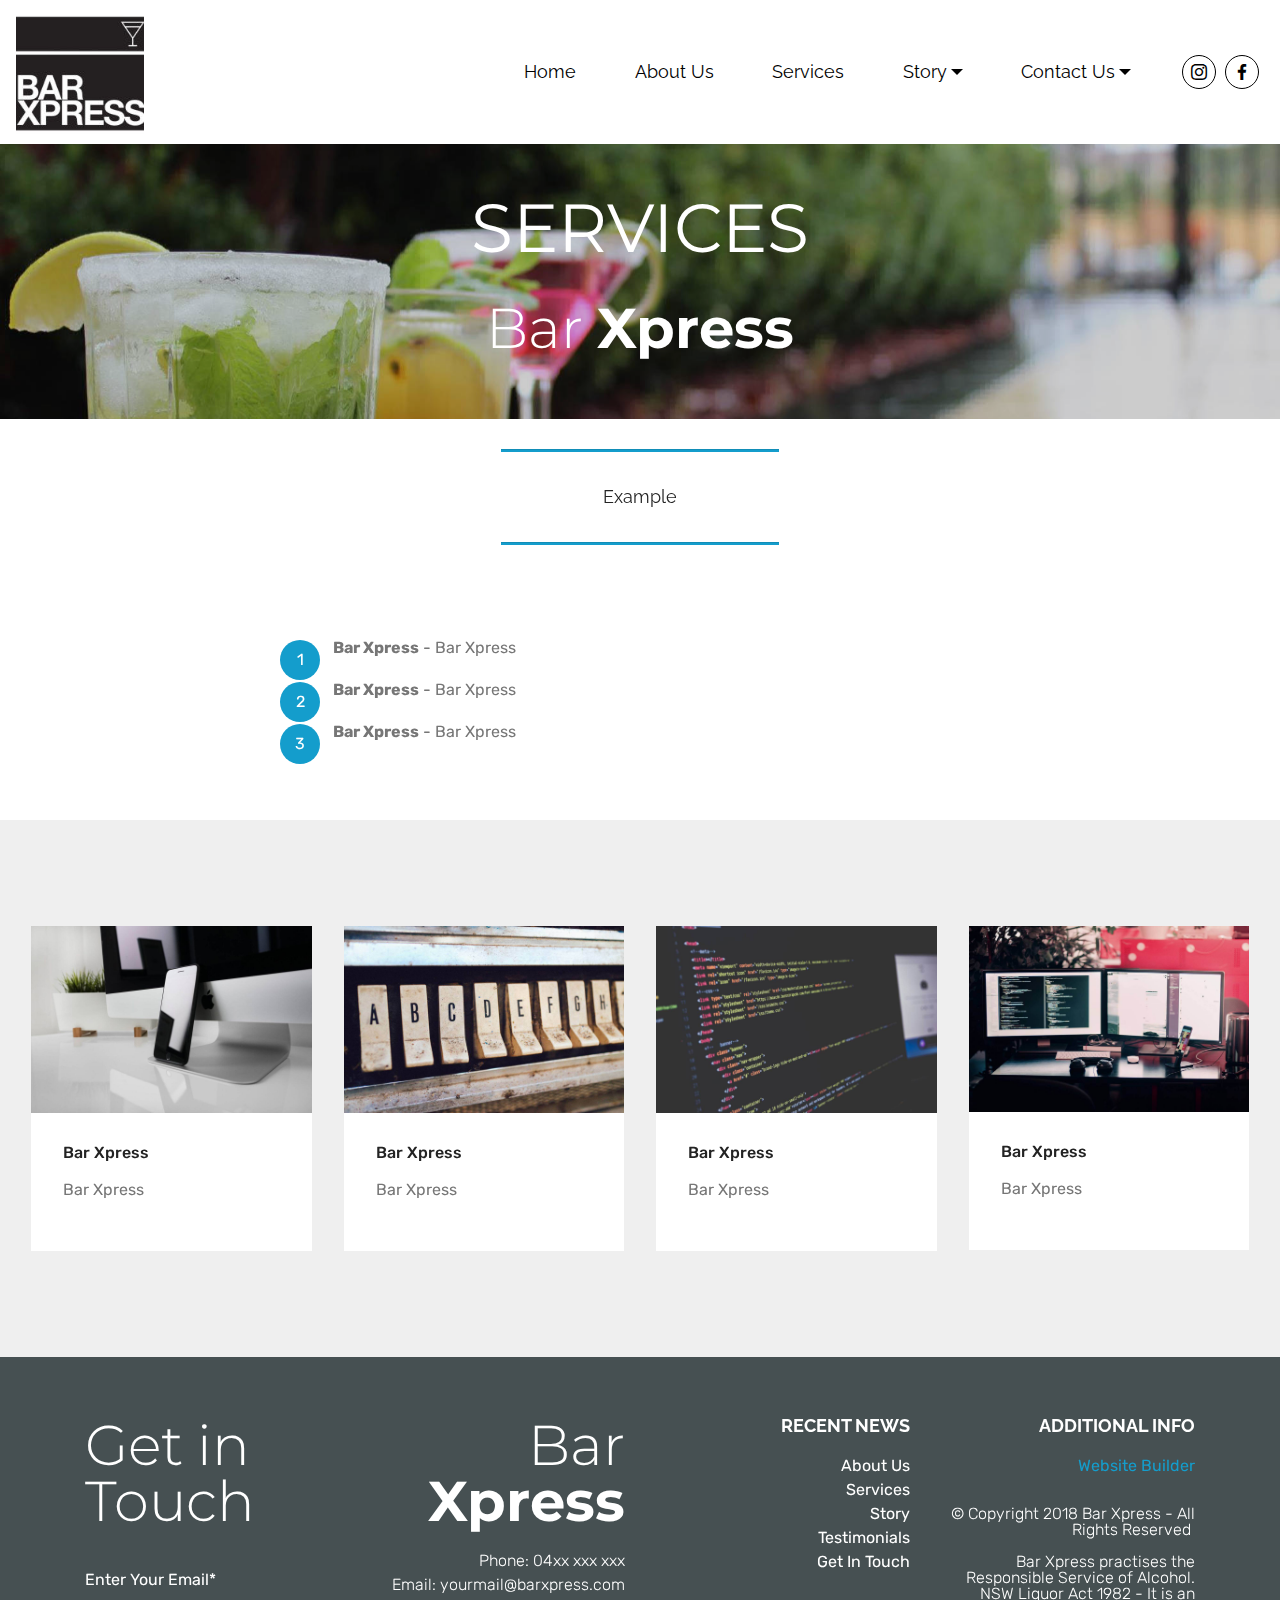
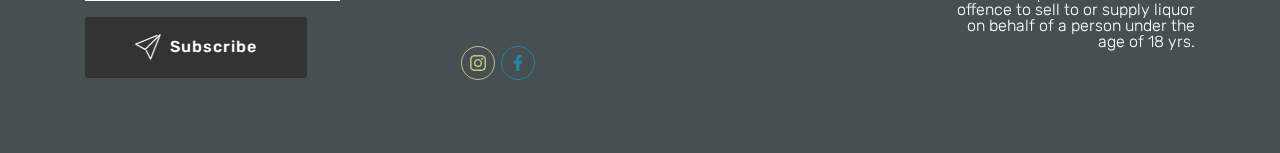
<file: page2.html>
<!DOCTYPE html>
<html >
<head>
  <!-- Site made with Mobirise Website Builder v4.7.2, https://mobirise.com -->
  <meta charset="UTF-8">
  <meta http-equiv="X-UA-Compatible" content="IE=edge">
  <meta name="generator" content="Mobirise v4.7.2, mobirise.com">
  <meta name="viewport" content="width=device-width, initial-scale=1, minimum-scale=1">
  <link rel="shortcut icon" href="assets/images/logo-cropped-96x85.jpg" type="image/x-icon">
  <meta name="description" content="Web Site Builder Description">
  <title>Services</title>
  <link rel="stylesheet" href="assets/web/assets/mobirise-icons/mobirise-icons.css">
  <link rel="stylesheet" href="assets/tether/tether.min.css">
  <link rel="stylesheet" href="assets/bootstrap/css/bootstrap.min.css">
  <link rel="stylesheet" href="assets/bootstrap/css/bootstrap-grid.min.css">
  <link rel="stylesheet" href="assets/bootstrap/css/bootstrap-reboot.min.css">
  <link rel="stylesheet" href="assets/dropdown/css/style.css">
  <link rel="stylesheet" href="assets/socicon/css/styles.css">
  <link rel="stylesheet" href="assets/theme/css/style.css">
  <link rel="stylesheet" href="assets/mobirise/css/mbr-additional.css" type="text/css">
  
  
  
</head>
<body>
  <section class="menu cid-qRvMON27Vq" once="menu" id="menu3-2g">

    
    

    <nav class="navbar navbar-dropdown navbar-fixed-top navbar-expand-lg">
        <div class="navbar-brand">
            <span class="navbar-logo">
                <a href="https://mobirise.com">
                    <img src="assets/images/logo-162x162.jpg" alt="Mobirise" title="" style="height: 8rem;">
                </a>
            </span>
            
        </div>
        <button class="navbar-toggler" type="button" data-toggle="collapse" data-target="#navbarSupportedContent" aria-controls="navbarNavAltMarkup" aria-expanded="false" aria-label="Toggle navigation">
            <div class="hamburger">
                <span></span>
                <span></span>
                <span></span>
                <span></span>
            </div>
        </button>
      <div class="collapse navbar-collapse" id="navbarSupportedContent">
            <ul class="navbar-nav nav-dropdown nav-right" data-app-modern-menu="true"><li class="nav-item dropdown">
                    <a class="nav-link link text-black display-5" href="index.html" aria-expanded="true">
                        Home</a>
                </li><li class="nav-item dropdown">
                    <a class="nav-link link text-black display-5" href="page1.html" aria-expanded="true">About Us</a>
                </li><li class="nav-item"><a class="nav-link link text-black display-5" href="page2.html">Services</a></li>
                
                <li class="nav-item dropdown">
                    <a class="nav-link link text-black dropdown-toggle display-5" href="Story.html" data-toggle="dropdown-submenu" aria-expanded="false">
                        Story</a><div class="dropdown-menu"><a class="text-black dropdown-item display-5" href="page7.html">Gallery</a><a class="text-black dropdown-item display-5" href="page8.html" aria-expanded="true">Testimonials<br></a></div>
                </li><li class="nav-item dropdown"><a class="nav-link link text-black dropdown-toggle display-5" href="ContactBans.html" data-toggle="dropdown-submenu" aria-expanded="false">
                        Contact Us</a><div class="dropdown-menu"><a class="text-black dropdown-item display-5" href="Contact.html" aria-expanded="true">Contact Us</a><a class="text-black dropdown-item display-5" href="Enquiries.html">Enquiries</a><a class="text-black dropdown-item display-5" href="FAQ.html" aria-expanded="false">FAQ's</a></div></li></ul>
            <div class="icons-menu">
              <div class="soc-item">
                <a href="https://www.instagram.com/barxpress/" target="_blank">
                  <span class="mbr-iconfont socicon-instagram socicon" style="color: rgb(0, 0, 0);"></span>
                </a>
              </div>
              <div class="soc-item">
                <a href="https://www.facebook.com/barXpressmobilebartending/" target="_blank">
                  <span class="mbr-iconfont socicon-facebook socicon" style="color: rgb(0, 0, 0);"></span>
                </a>
              </div>
              
              
              
              
            </div>
            
      </div>
    </nav>
</section>

<section class="engine"><a href="https://mobirise.me/w">free html5 templates</a></section><section class="header1 cid-qRpMSGONTr mbr-parallax-background" id="header1-24">

    

    <div class="mbr-overlay" style="opacity: 0.2; background-color: rgb(0, 0, 0);">
    </div>

    <div class="container">
        <div class="row justify-content-md-center">
            <div class="mbr-white col-md-10">
                <h1 class="mbr-section-title align-center mbr-bold pb-3 mbr-fonts-style display-1"><br><span style="font-weight: normal;">SERVICES</span></h1>
                <h3 class="mbr-section-subtitle align-center mbr-light pb-3 mbr-fonts-style display-2">
                    Bar <strong>Xpress</strong></h3>
                
                
            </div>
        </div>
    </div>

</section>

<section class="mbr-section article content9 cid-qRpNf9Yps5" id="content9-26">
    
     

    <div class="container">
        <div class="inner-container" style="width: 100%;">
            <hr class="line" style="width: 25%;">
            <div class="section-text align-center mbr-fonts-style display-5">Example</div>
            <hr class="line" style="width: 25%;">
        </div>
        </div>
</section>

<section class="mbr-section article content11 cid-qRpNg1gHbh" id="content11-27">
     

    <div class="container">
        <div class="media-container-row">
            <div class="mbr-text counter-container col-12 col-md-8 mbr-fonts-style display-7">
                <ol>
                    <li><strong>Bar Xpress</strong> - Bar Xpress&nbsp;</li>
                    <li><strong>Bar Xpress</strong> - Bar Xpress</li>
                    <li><strong>Bar Xpress</strong> - Bar Xpress</li>
                </ol>
            </div>
        </div>
    </div>
</section>

<section class="features17 cid-qRpNiGCQsi" id="features17-28">
    
    

    
    <div class="container-fluid">
        <div class="media-container-row">
            <div class="card p-3 col-12 col-md-6 col-lg-3">
                <div class="card-wrapper">
                    <div class="card-img">
                        <img src="assets/images/01.jpg" alt="Mobirise">
                    </div>
                    <div class="card-box">
                        <h4 class="card-title pb-3 mbr-fonts-style display-7">Bar Xpress</h4>
                        <p class="mbr-text mbr-fonts-style display-7">
                            Bar Xpress
                        </p>
                    </div>
                </div>
            </div>

            <div class="card p-3 col-12 col-md-6 col-lg-3">
                <div class="card-wrapper">
                    <div class="card-img">
                        <img src="assets/images/02.jpg" alt="Mobirise">
                    </div>
                    <div class="card-box">
                        <h4 class="card-title pb-3 mbr-fonts-style display-7">Bar Xpress</h4>
                        <p class="mbr-text mbr-fonts-style display-7">
                            Bar Xpress
                        </p>
                    </div>
                </div>
            </div>

            <div class="card p-3 col-12 col-md-6 col-lg-3">
                <div class="card-wrapper">
                    <div class="card-img">
                        <img src="assets/images/03.jpg" alt="Mobirise">
                    </div>
                    <div class="card-box">
                        <h4 class="card-title pb-3 mbr-fonts-style display-7">Bar Xpress</h4>
                        <p class="mbr-text mbr-fonts-style display-7">
                            Bar Xpress
                        </p>
                    </div>
                </div>
            </div>

            <div class="card p-3 col-12 col-md-6 col-lg-3">
                <div class="card-wrapper">
                    <div class="card-img">
                        <img src="assets/images/04.jpg" alt="Mobirise">
                    </div>
                    <div class="card-box">
                        <h4 class="card-title pb-3 mbr-fonts-style display-7">Bar Xpress</h4>
                        <p class="mbr-text mbr-fonts-style display-7">
                           Bar Xpress
                        </p>
                    </div>
                </div>
            </div>
            
            
        </div>
    </div>
</section>

<section class="footer7 cid-qRpMMZjwWt" id="footer7-22">

    

    

    <div class="container">
        <div class="row content mbr-white justify-content-center">
            <div class="col-lg-3 col-md-6">
                <h2 class="mb-4 footer-main-title mbr-fonts-style display-2">
                    Get in Touch</h2>
                <div class="media-container-column" data-form-type="formoid">
                    <div data-form-alert="" hidden="" class="align-center">
                        Thanks for filling out the form!
                    </div>

                    <form class="form-inline" action="https://mobirise.com/" method="post" data-form-title="Mobirise Form">
                        <input type="hidden" value="nx5ctwD+EMrlz4MDruY2vP3Y5rroNz7Rq2XrmVCb4UABbtJgQH6Oea1ssRx0qPmQHMSHCfmFJMaJrXHFSVRv7blQuS5Q4BF2xASn/gVBfvr7gB17QqkbqOPAyifvTPlw" data-form-email="true">
                        <div class="form-group">
                            <input type="email" class="form-control input-sm input-inverse my-2" name="email" required="" data-form-field="Email" placeholder="Enter Your Email*" id="email-footer7-22">
                        </div>
                        <div class="input-group-btn mx-0 my-2"><button href="" class="btn m-0 btn-black display-4" type="submit" role="button"><span class="mbri-paper-plane mbr-iconfont mbr-iconfont-btn"></span>Subscribe</button></div>
                    </form>
                </div>
                
            </div>

            <div class="col-md-6 col-lg-3">
                <h3 class="mb-4 mbr-fonts-style footer-title display-2">
                    Bar<strong> Xpress</strong></h3>
                <div class="mbr-footer-list mbr-fonts-style display-4">
                    <ul class="list">
                        <li>Phone: 04xx xxx xxx</li>
                        <li>Email: yourmail@barxpress.com</li>
                        <li><br></li>
                    </ul>
                </div>
                <div class="social-list pl-0 mb-0">
                    <div class="soc-item">
                        <a href="http://instagram.com/barxpress" target="_blank">
                            <span class="mbr-iconfont mbr-iconfont-social socicon-instagram socicon" style="color: rgb(249, 242, 149);"></span>
                        </a>
                    </div>
                    <div class="soc-item">
                        <a href="https://www.facebook.com/barXpressmobilebartending/" target="_blank">
                            <span class="mbr-iconfont mbr-iconfont-social socicon-facebook socicon" style="color: rgb(20, 157, 204);"></span>
                        </a>
                    </div>
                    
                    
                    
                    
                </div>
            </div>
            <div class="col-md-6 col-lg-3">
                <h3 class="mb-4 footer-title mbr-fonts-style display-5"><strong>
                    RECENT NEWS
                </strong></h3>
                <div class="mbr-footer-list mbr-fonts-style display-4">
                    <ul class="list">
                        <li><a href="page1.html" class="text-white">About Us</a></li>
                        <li><a href="page2.html" class="text-white">Services</a></li><li><a href="page3.html" class="text-white">Story</a></li><li><a href="index.html#testimonials-slider2-1j" class="text-white">Testimonials</a></li>
                        <li><a href="Contact.html" class="text-white">Get In Touch</a></li><li><br></li>
                    </ul>
                </div>
            </div>
            <div class="col-md-6 col-lg-3">
                <h3 class="mb-4 footer-title mbr-fonts-style display-5"><strong>ADDITIONAL INFO</strong></h3>
                <div class="mbr-footer-list mbr-fonts-style display-4">
                    <ul class="list">
                        <li><a href="mailto:Bryson_Work@hotmail.com" class="text-primary">Website Builder</a></li>
                        <li><br></li><li>© Copyright 2018 Bar Xpress - All Rights Reserved&nbsp;
</li><li></li><li>
Bar Xpress practises the Responsible Service of Alcohol. NSW Liquor Act 1982 - It is an offence to sell to or supply liquor on behalf of a person under the age of 18 yrs.</li>
                    </ul>
                </div>
            </div>
        </div>
    </div>
</section>


  <script src="assets/web/assets/jquery/jquery.min.js"></script>
  <script src="assets/popper/popper.min.js"></script>
  <script src="assets/tether/tether.min.js"></script>
  <script src="assets/bootstrap/js/bootstrap.min.js"></script>
  <script src="assets/smoothscroll/smooth-scroll.js"></script>
  <script src="assets/dropdown/js/script.min.js"></script>
  <script src="assets/touchswipe/jquery.touch-swipe.min.js"></script>
  <script src="assets/parallax/jarallax.min.js"></script>
  <script src="assets/theme/js/script.js"></script>
  <script src="assets/formoid/formoid.min.js"></script>
  
  
</body>
</html>
</file>
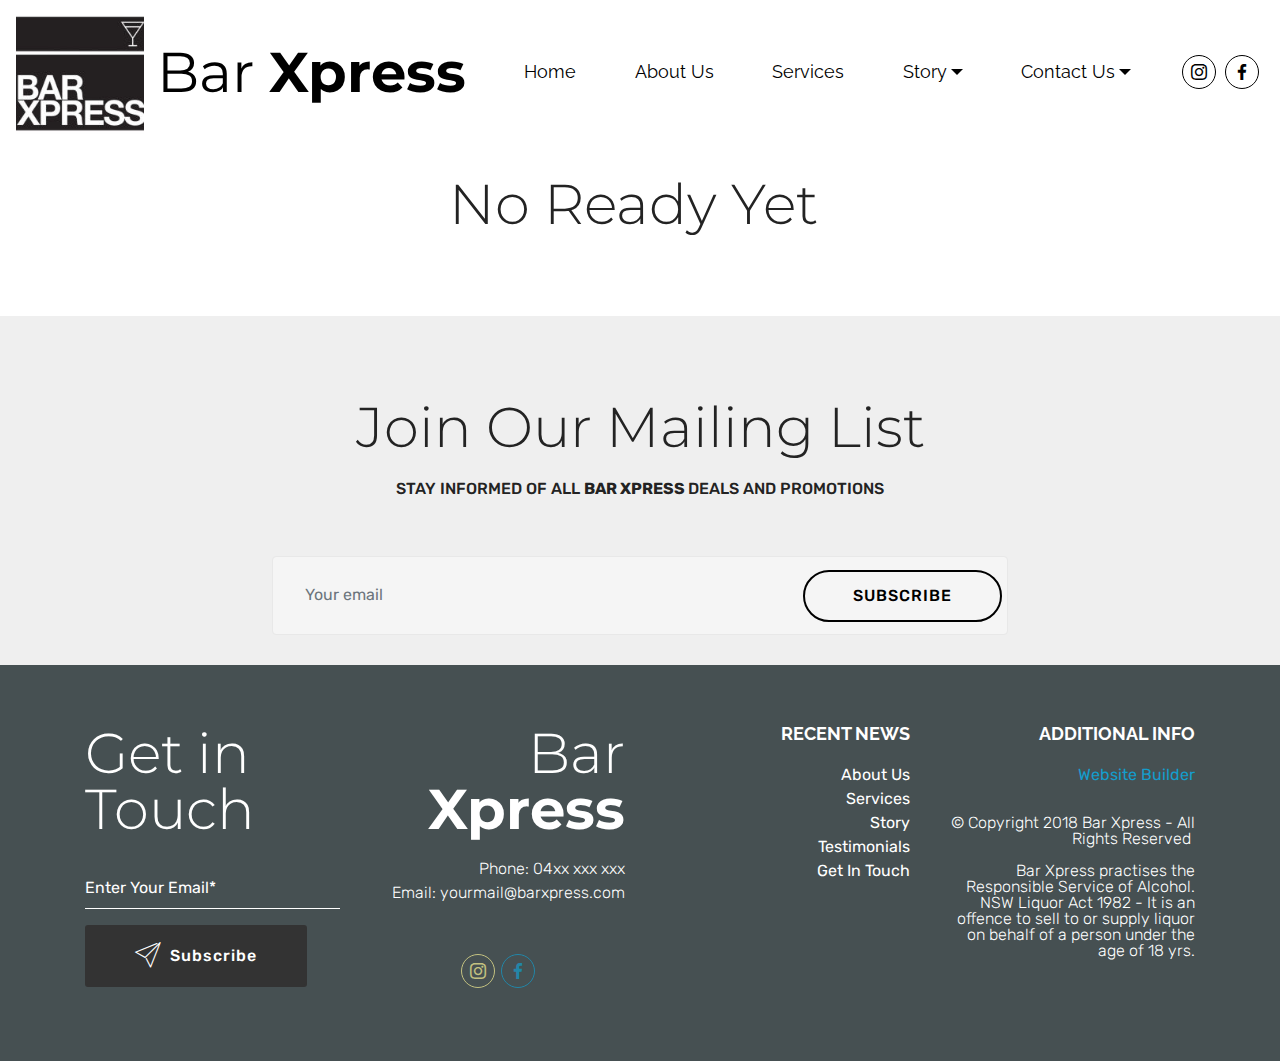
<file: page3.html>
<!DOCTYPE html>
<html >
<head>
  <!-- Site made with Mobirise Website Builder v4.7.2, https://mobirise.com -->
  <meta charset="UTF-8">
  <meta http-equiv="X-UA-Compatible" content="IE=edge">
  <meta name="generator" content="Mobirise v4.7.2, mobirise.com">
  <meta name="viewport" content="width=device-width, initial-scale=1, minimum-scale=1">
  <link rel="shortcut icon" href="assets/images/logo-cropped-96x85.jpg" type="image/x-icon">
  <meta name="description" content="Web Site Builder Description">
  <title>Story</title>
  <link rel="stylesheet" href="assets/web/assets/mobirise-icons/mobirise-icons.css">
  <link rel="stylesheet" href="assets/tether/tether.min.css">
  <link rel="stylesheet" href="assets/bootstrap/css/bootstrap.min.css">
  <link rel="stylesheet" href="assets/bootstrap/css/bootstrap-grid.min.css">
  <link rel="stylesheet" href="assets/bootstrap/css/bootstrap-reboot.min.css">
  <link rel="stylesheet" href="assets/dropdown/css/style.css">
  <link rel="stylesheet" href="assets/socicon/css/styles.css">
  <link rel="stylesheet" href="assets/theme/css/style.css">
  <link rel="stylesheet" href="assets/mobirise/css/mbr-additional.css" type="text/css">
  
  
  
</head>
<body>
  <section class="menu cid-qRvMSUmvYe" once="menu" id="menu3-2h">

    
    

    <nav class="navbar navbar-dropdown navbar-fixed-top navbar-expand-lg">
        <div class="navbar-brand">
            <span class="navbar-logo">
                <a href="https://mobirise.com">
                    <img src="assets/images/logo-162x162.jpg" alt="Mobirise" title="" style="height: 8rem;">
                </a>
            </span>
            <span class="navbar-caption-wrap"><a class="navbar-caption text-black display-2" href="index.html">
                    Bar&nbsp;<strong>Xpress</strong><br></a></span>
        </div>
        <button class="navbar-toggler" type="button" data-toggle="collapse" data-target="#navbarSupportedContent" aria-controls="navbarNavAltMarkup" aria-expanded="false" aria-label="Toggle navigation">
            <div class="hamburger">
                <span></span>
                <span></span>
                <span></span>
                <span></span>
            </div>
        </button>
      <div class="collapse navbar-collapse" id="navbarSupportedContent">
            <ul class="navbar-nav nav-dropdown nav-right" data-app-modern-menu="true"><li class="nav-item dropdown">
                    <a class="nav-link link text-black display-5" href="index.html" aria-expanded="true">
                        Home</a>
                </li><li class="nav-item dropdown">
                    <a class="nav-link link text-black display-5" href="page1.html" aria-expanded="true">About Us</a>
                </li><li class="nav-item"><a class="nav-link link text-black display-5" href="page2.html">Services</a></li>
                
                <li class="nav-item dropdown">
                    <a class="nav-link link text-black dropdown-toggle display-5" href="Story.html" data-toggle="dropdown-submenu" aria-expanded="false">
                        Story</a><div class="dropdown-menu"><a class="text-black dropdown-item display-5" href="page7.html">Gallery</a><a class="text-black dropdown-item display-5" href="page8.html" aria-expanded="true">Testimonials<br></a></div>
                </li><li class="nav-item dropdown"><a class="nav-link link text-black dropdown-toggle display-5" href="ContactBans.html" data-toggle="dropdown-submenu" aria-expanded="false">
                        Contact Us</a><div class="dropdown-menu"><a class="text-black dropdown-item display-5" href="Contact.html" aria-expanded="true">Contact Us</a><a class="text-black dropdown-item display-5" href="Enquiries.html">Enquiries</a><a class="text-black dropdown-item display-5" href="FAQ.html" aria-expanded="false">FAQ's</a></div></li></ul>
            <div class="icons-menu">
              <div class="soc-item">
                <a href="https://www.instagram.com/barxpress/" target="_blank">
                  <span class="mbr-iconfont socicon-instagram socicon" style="color: rgb(0, 0, 0);"></span>
                </a>
              </div>
              <div class="soc-item">
                <a href="https://www.facebook.com/barXpressmobilebartending/" target="_blank">
                  <span class="mbr-iconfont socicon-facebook socicon" style="color: rgb(0, 0, 0);"></span>
                </a>
              </div>
              
              
              
              
            </div>
            
      </div>
    </nav>
</section>

<section class="engine"><a href="https://mobirise.me/k">develop free website</a></section><section class="mbr-section content4 cid-qRpOEeq14k" id="content4-2d">

    

    <div class="container">
        <div class="media-container-row">
            <div class="title col-12 col-md-8">
                <h2 class="align-center pb-3 mbr-fonts-style display-2"><br>No Ready Yet&nbsp;</h2>
                
                
            </div>
        </div>
    </div>
</section>

<section once="" class="cid-qR5oh21YA5" id="form4-c">

    

    

    <div class="container">
        <div class="row align-center justify-content-center align-items-center">
            <div class="col-md-10 form-section">
                <h2 class="mbr-title align-center pt-2 mbr-fonts-style display-2">Join Our Mailing List</h2>
                
                <h2 class="mbr-section-subtitle mbr-fonts-style pt-3 display-7">STAY INFORMED OF ALL <strong>BAR XPRESS </strong>DEALS AND PROMOTIONS</h2>
                <div class="input-form pt-5">
                    <div class="form1" data-form-type="formoid">
                        <div data-form-alert="" hidden="">Thanks for signing up!
                        </div>
                        <form class="mbr-form" action="https://mobirise.com/" method="post" data-form-title="My Mobirise Form"><input type="hidden" name="email" data-form-email="true" value="cq4W0LtqBI+heLBJhla7u+bjNjkL8KdpA9dBcYPH4hXcV5+08bitZ4yFbmIUo302v8cWAJTmjRrTJ6tiahIJ0k42v858lJ8mHeGg5JPKktIu10inpFYly9BcBroMtQ71" data-form-field="Email">
                              <input type="email" class="form-control input-sm input-inverse special-form" name="email" data-form-field="Email" placeholder="Your email" required="" id="email-form4-c">
                              <div class="mbr-section-btn input-group-btn"><button href="https://mobirise.com/" class="btn btn-black-outline display-4" type="submit" role="button">SUBSCRIBE
                                   </button></div>
                        </form>
                    </div>
                  </div>
            </div>
        </div>
    </div>
</section>

<section class="footer7 cid-qRpOAWDI7a" id="footer7-2c">

    

    

    <div class="container">
        <div class="row content mbr-white justify-content-center">
            <div class="col-lg-3 col-md-6">
                <h2 class="mb-4 footer-main-title mbr-fonts-style display-2">
                    Get in Touch</h2>
                <div class="media-container-column" data-form-type="formoid">
                    <div data-form-alert="" hidden="" class="align-center">
                        Thanks for filling out the form!
                    </div>

                    <form class="form-inline" action="https://mobirise.com/" method="post" data-form-title="Mobirise Form">
                        <input type="hidden" value="hTXkuI3Ktvpr3idbBE5nGij2fTAFPWsbsYqRUpv1OAXQNSGY+LUHEnqVSKIMye/X2DuB2YZH5ZHWpNBx+IzBkxExoXmfhkkAV9iy4R8WmRTZGjrIhWUBJxiI0dBYkEx2" data-form-email="true">
                        <div class="form-group">
                            <input type="email" class="form-control input-sm input-inverse my-2" name="email" required="" data-form-field="Email" placeholder="Enter Your Email*" id="email-footer7-2c">
                        </div>
                        <div class="input-group-btn mx-0 my-2"><button href="" class="btn m-0 btn-black display-4" type="submit" role="button"><span class="mbri-paper-plane mbr-iconfont mbr-iconfont-btn"></span>Subscribe</button></div>
                    </form>
                </div>
                
            </div>

            <div class="col-md-6 col-lg-3">
                <h3 class="mb-4 mbr-fonts-style footer-title display-2">
                    Bar<strong> Xpress</strong></h3>
                <div class="mbr-footer-list mbr-fonts-style display-4">
                    <ul class="list">
                        <li>Phone: 04xx xxx xxx</li>
                        <li>Email: yourmail@barxpress.com</li>
                        <li><br></li>
                    </ul>
                </div>
                <div class="social-list pl-0 mb-0">
                    <div class="soc-item">
                        <a href="http://instagram.com/barxpress" target="_blank">
                            <span class="mbr-iconfont mbr-iconfont-social socicon-instagram socicon" style="color: rgb(249, 242, 149);"></span>
                        </a>
                    </div>
                    <div class="soc-item">
                        <a href="https://www.facebook.com/barXpressmobilebartending/" target="_blank">
                            <span class="mbr-iconfont mbr-iconfont-social socicon-facebook socicon" style="color: rgb(20, 157, 204);"></span>
                        </a>
                    </div>
                    
                    
                    
                    
                </div>
            </div>
            <div class="col-md-6 col-lg-3">
                <h3 class="mb-4 footer-title mbr-fonts-style display-5"><strong>
                    RECENT NEWS
                </strong></h3>
                <div class="mbr-footer-list mbr-fonts-style display-4">
                    <ul class="list">
                        <li><a href="page1.html" class="text-white">About Us</a></li>
                        <li><a href="page2.html" class="text-white">Services</a></li><li><a href="page3.html" class="text-white">Story</a></li><li><a href="index.html#testimonials-slider2-1j" class="text-white">Testimonials</a></li>
                        <li><a href="Contact.html" class="text-white">Get In Touch</a></li><li><br></li>
                    </ul>
                </div>
            </div>
            <div class="col-md-6 col-lg-3">
                <h3 class="mb-4 footer-title mbr-fonts-style display-5"><strong>ADDITIONAL INFO</strong></h3>
                <div class="mbr-footer-list mbr-fonts-style display-4">
                    <ul class="list">
                        <li><a href="mailto:Bryson_Work@hotmail.com" class="text-primary">Website Builder</a></li>
                        <li><br></li><li>© Copyright 2018 Bar Xpress - All Rights Reserved&nbsp;
</li><li></li><li>
Bar Xpress practises the Responsible Service of Alcohol. NSW Liquor Act 1982 - It is an offence to sell to or supply liquor on behalf of a person under the age of 18 yrs.</li>
                    </ul>
                </div>
            </div>
        </div>
    </div>
</section>


  <script src="assets/web/assets/jquery/jquery.min.js"></script>
  <script src="assets/popper/popper.min.js"></script>
  <script src="assets/tether/tether.min.js"></script>
  <script src="assets/bootstrap/js/bootstrap.min.js"></script>
  <script src="assets/smoothscroll/smooth-scroll.js"></script>
  <script src="assets/dropdown/js/script.min.js"></script>
  <script src="assets/touchswipe/jquery.touch-swipe.min.js"></script>
  <script src="assets/theme/js/script.js"></script>
  <script src="assets/formoid/formoid.min.js"></script>
  
  
</body>
</html>
</file>
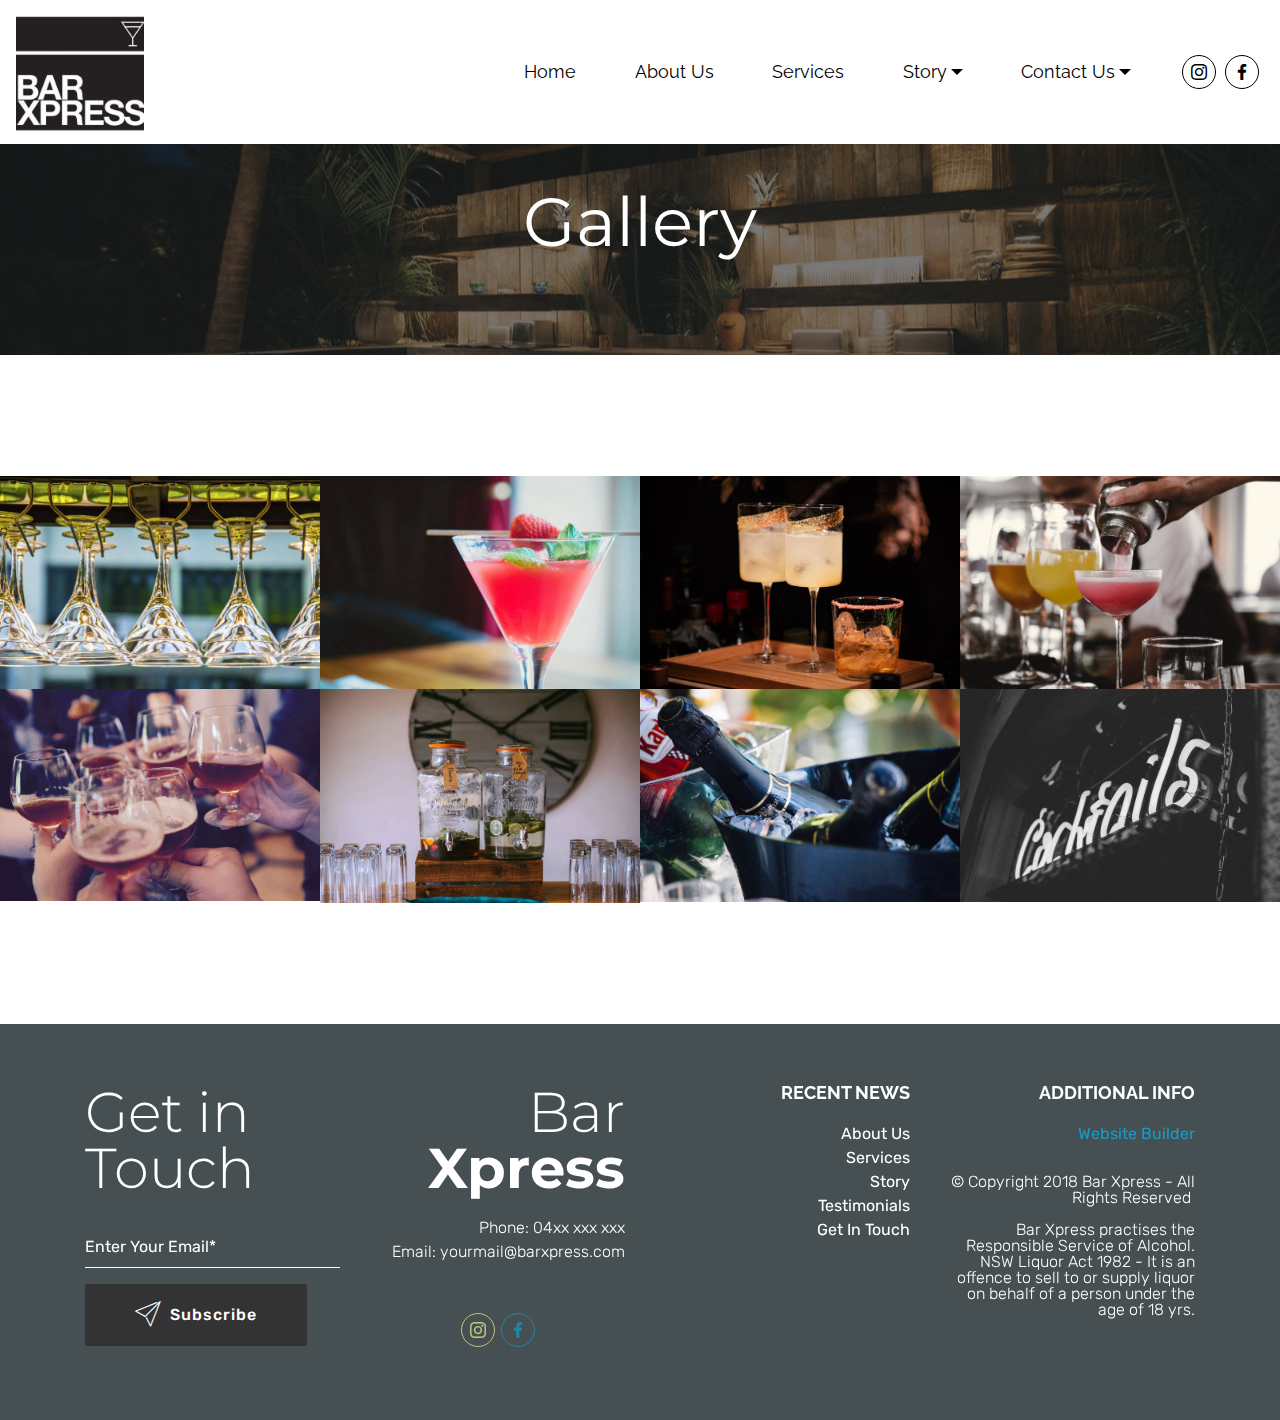
<file: page7.html>
<!DOCTYPE html>
<html >
<head>
  <!-- Site made with Mobirise Website Builder v4.7.2, https://mobirise.com -->
  <meta charset="UTF-8">
  <meta http-equiv="X-UA-Compatible" content="IE=edge">
  <meta name="generator" content="Mobirise v4.7.2, mobirise.com">
  <meta name="viewport" content="width=device-width, initial-scale=1, minimum-scale=1">
  <link rel="shortcut icon" href="assets/images/logo-cropped-96x85.jpg" type="image/x-icon">
  <meta name="description" content="Website Creator Description">
  <title>Gallery</title>
  <link rel="stylesheet" href="assets/web/assets/mobirise-icons/mobirise-icons.css">
  <link rel="stylesheet" href="assets/tether/tether.min.css">
  <link rel="stylesheet" href="assets/bootstrap/css/bootstrap.min.css">
  <link rel="stylesheet" href="assets/bootstrap/css/bootstrap-grid.min.css">
  <link rel="stylesheet" href="assets/bootstrap/css/bootstrap-reboot.min.css">
  <link rel="stylesheet" href="assets/dropdown/css/style.css">
  <link rel="stylesheet" href="assets/socicon/css/styles.css">
  <link rel="stylesheet" href="assets/theme/css/style.css">
  <link rel="stylesheet" href="assets/gallery/style.css">
  <link rel="stylesheet" href="assets/mobirise/css/mbr-additional.css" type="text/css">
  
  
  
</head>
<body>
  <section class="menu cid-qRvN2FvatY" once="menu" id="menu3-2j">

    
    

    <nav class="navbar navbar-dropdown navbar-fixed-top navbar-expand-lg">
        <div class="navbar-brand">
            <span class="navbar-logo">
                <a href="https://mobirise.com">
                    <img src="assets/images/logo-162x162.jpg" alt="Mobirise" title="" style="height: 8rem;">
                </a>
            </span>
            
        </div>
        <button class="navbar-toggler" type="button" data-toggle="collapse" data-target="#navbarSupportedContent" aria-controls="navbarNavAltMarkup" aria-expanded="false" aria-label="Toggle navigation">
            <div class="hamburger">
                <span></span>
                <span></span>
                <span></span>
                <span></span>
            </div>
        </button>
      <div class="collapse navbar-collapse" id="navbarSupportedContent">
            <ul class="navbar-nav nav-dropdown nav-right" data-app-modern-menu="true"><li class="nav-item dropdown">
                    <a class="nav-link link text-black display-5" href="index.html" aria-expanded="true">
                        Home</a>
                </li><li class="nav-item dropdown">
                    <a class="nav-link link text-black display-5" href="page1.html" aria-expanded="true">About Us</a>
                </li><li class="nav-item"><a class="nav-link link text-black display-5" href="page2.html">Services</a></li>
                
                <li class="nav-item dropdown">
                    <a class="nav-link link text-black dropdown-toggle display-5" href="Story.html" data-toggle="dropdown-submenu" aria-expanded="false">
                        Story</a><div class="dropdown-menu"><a class="text-black dropdown-item display-5" href="page7.html">Gallery</a><a class="text-black dropdown-item display-5" href="page8.html" aria-expanded="true">Testimonials<br></a></div>
                </li><li class="nav-item dropdown"><a class="nav-link link text-black dropdown-toggle display-5" href="ContactBans.html" data-toggle="dropdown-submenu" aria-expanded="false">
                        Contact Us</a><div class="dropdown-menu"><a class="text-black dropdown-item display-5" href="Contact.html" aria-expanded="true">Contact Us</a><a class="text-black dropdown-item display-5" href="Enquiries.html">Enquiries</a><a class="text-black dropdown-item display-5" href="FAQ.html" aria-expanded="false">FAQ's</a></div></li></ul>
            <div class="icons-menu">
              <div class="soc-item">
                <a href="https://www.instagram.com/barxpress/" target="_blank">
                  <span class="mbr-iconfont socicon-instagram socicon" style="color: rgb(0, 0, 0);"></span>
                </a>
              </div>
              <div class="soc-item">
                <a href="https://www.facebook.com/barXpressmobilebartending/" target="_blank">
                  <span class="mbr-iconfont socicon-facebook socicon" style="color: rgb(0, 0, 0);"></span>
                </a>
              </div>
              
              
              
              
            </div>
            
      </div>
    </nav>
</section>

<section class="engine"><a href="https://mobirise.me/y">free html website templates</a></section><section class="mbr-section content5 cid-qReK56xT82 mbr-parallax-background" id="content5-1g">

    

    <div class="mbr-overlay" style="opacity: 0.6; background-color: rgb(35, 35, 35);">
    </div>

    <div class="container">
        <div class="media-container-row">
            <div class="title col-12 col-md-8">
                <h2 class="align-center mbr-bold mbr-white pb-3 mbr-fonts-style display-1"><br><span style="font-weight: normal;">Gallery</span></h2>
                
                
                
            </div>
        </div>
    </div>
</section>

<section class="mbr-section content4 cid-qRmIvtoTpV" id="content4-1m">

    

    <div class="container">
        <div class="media-container-row">
            <div class="title col-12 col-md-8">
                
                
                
            </div>
        </div>
    </div>
</section>

<section class="mbr-gallery mbr-slider-carousel cid-qRmHKxndUs" id="gallery3-1l">

    

    <div>
        <div><!-- Filter --><!-- Gallery --><div class="mbr-gallery-row"><div class="mbr-gallery-layout-default"><div><div><div class="mbr-gallery-item mbr-gallery-item--pNaN" data-video-url="false" data-tags="Awesome"><div href="#lb-gallery3-1l" data-slide-to="0" data-toggle="modal"><img src="assets/images/mbr-2-1620x1080-800x533.jpg" alt="" title=""><span class="icon-focus"></span></div></div><div class="mbr-gallery-item mbr-gallery-item--pNaN" data-video-url="false" data-tags="Responsive"><div href="#lb-gallery3-1l" data-slide-to="1" data-toggle="modal"><img src="assets/images/mbr-1617x1080-800x534.jpg" alt="" title=""><span class="icon-focus"></span></div></div><div class="mbr-gallery-item mbr-gallery-item--pNaN" data-video-url="false" data-tags="Creative"><div href="#lb-gallery3-1l" data-slide-to="2" data-toggle="modal"><img src="assets/images/mbr-3-1620x1080-800x533.jpg" alt="" title=""><span class="icon-focus"></span></div></div><div class="mbr-gallery-item mbr-gallery-item--pNaN" data-video-url="false" data-tags="Animated"><div href="#lb-gallery3-1l" data-slide-to="3" data-toggle="modal"><img src="assets/images/mbr-4-1620x1080-800x533.jpg" alt="" title=""><span class="icon-focus"></span></div></div><div class="mbr-gallery-item mbr-gallery-item--pNaN" data-video-url="false" data-tags="Awesome"><div href="#lb-gallery3-1l" data-slide-to="4" data-toggle="modal"><img src="assets/images/mbr-1626x1080-800x531.jpg" alt="" title=""><span class="icon-focus"></span></div></div><div class="mbr-gallery-item mbr-gallery-item--pNaN" data-video-url="false" data-tags="Awesome"><div href="#lb-gallery3-1l" data-slide-to="5" data-toggle="modal"><img src="assets/images/mbr-5-1620x1080-800x533.jpg" alt="" title=""><span class="icon-focus"></span></div></div><div class="mbr-gallery-item mbr-gallery-item--pNaN" data-video-url="false" data-tags="Responsive"><div href="#lb-gallery3-1l" data-slide-to="6" data-toggle="modal"><img src="assets/images/mbr-6-1620x1080-800x533.jpg" alt="" title=""><span class="icon-focus"></span></div></div><div class="mbr-gallery-item mbr-gallery-item--pNaN" data-video-url="false" data-tags="Animated"><div href="#lb-gallery3-1l" data-slide-to="7" data-toggle="modal"><img src="assets/images/mbr-1-1618x1080-800x534.jpg" alt="" title=""><span class="icon-focus"></span></div></div></div></div><div class="clearfix"></div></div></div><!-- Lightbox --><div data-app-prevent-settings="" class="mbr-slider modal fade carousel slide" tabindex="-1" data-keyboard="true" data-interval="false" id="lb-gallery3-1l"><div class="modal-dialog"><div class="modal-content"><div class="modal-body"><div class="carousel-inner"><div class="carousel-item"><img src="assets/images/mbr-2-1620x1080.jpg" alt="" title=""></div><div class="carousel-item"><img src="assets/images/mbr-1617x1080.jpg" alt="" title=""></div><div class="carousel-item"><img src="assets/images/mbr-3-1620x1080.jpg" alt="" title=""></div><div class="carousel-item"><img src="assets/images/mbr-4-1620x1080.jpg" alt="" title=""></div><div class="carousel-item"><img src="assets/images/mbr-1626x1080.jpg" alt="" title=""></div><div class="carousel-item"><img src="assets/images/mbr-5-1620x1080.jpg" alt="" title=""></div><div class="carousel-item"><img src="assets/images/mbr-6-1620x1080.jpg" alt="" title=""></div><div class="carousel-item active"><img src="assets/images/mbr-1-1618x1080.jpg" alt="" title=""></div></div><a class="carousel-control carousel-control-prev" role="button" data-slide="prev" href="#lb-gallery3-1l"><span class="mbri-left mbr-iconfont" aria-hidden="true"></span><span class="sr-only">Previous</span></a><a class="carousel-control carousel-control-next" role="button" data-slide="next" href="#lb-gallery3-1l"><span class="mbri-right mbr-iconfont" aria-hidden="true"></span><span class="sr-only">Next</span></a><a class="close" href="#" role="button" data-dismiss="modal"><span class="sr-only">Close</span></a></div></div></div></div></div>
    </div>

</section>

<section class="mbr-section content4 cid-qRmIMP7RLU" id="content4-1o">

    

    <div class="container">
        <div class="media-container-row">
            <div class="title col-12 col-md-8">
                
                
                
            </div>
        </div>
    </div>
</section>

<section class="footer7 cid-qRmIJy85Is" id="footer7-1n">

    

    

    <div class="container">
        <div class="row content mbr-white justify-content-center">
            <div class="col-lg-3 col-md-6">
                <h2 class="mb-4 footer-main-title mbr-fonts-style display-2">
                    Get in Touch</h2>
                <div class="media-container-column" data-form-type="formoid">
                    <div data-form-alert="" hidden="" class="align-center">
                        Thanks for filling out the form!
                    </div>

                    <form class="form-inline" action="https://mobirise.com/" method="post" data-form-title="Mobirise Form">
                        <input type="hidden" value="36a+CyQaHvkBPlHdVpOaOEmAj5aQL8LUuDxA8UPBbN/xnce19X6FQ2T9gMz4/L/AUzF3Ae2FEm/3T2HhNPMmQxGHlJ+1vXdBM2vRL74kmIlZGdbFiAJL38BcsX87W+pB" data-form-email="true">
                        <div class="form-group">
                            <input type="email" class="form-control input-sm input-inverse my-2" name="email" required="" data-form-field="Email" placeholder="Enter Your Email*" id="email-footer7-1n">
                        </div>
                        <div class="input-group-btn mx-0 my-2"><button href="" class="btn m-0 btn-black display-4" type="submit" role="button"><span class="mbri-paper-plane mbr-iconfont mbr-iconfont-btn"></span>Subscribe</button></div>
                    </form>
                </div>
                
            </div>

            <div class="col-md-6 col-lg-3">
                <h3 class="mb-4 mbr-fonts-style footer-title display-2">
                    Bar<strong> Xpress</strong></h3>
                <div class="mbr-footer-list mbr-fonts-style display-4">
                    <ul class="list">
                        <li>Phone: 04xx xxx xxx</li>
                        <li>Email: yourmail@barxpress.com</li>
                        <li><br></li>
                    </ul>
                </div>
                <div class="social-list pl-0 mb-0">
                    <div class="soc-item">
                        <a href="http://instagram.com/barxpress" target="_blank">
                            <span class="mbr-iconfont mbr-iconfont-social socicon-instagram socicon" style="color: rgb(249, 242, 149);"></span>
                        </a>
                    </div>
                    <div class="soc-item">
                        <a href="https://www.facebook.com/barXpressmobilebartending/" target="_blank">
                            <span class="mbr-iconfont mbr-iconfont-social socicon-facebook socicon" style="color: rgb(20, 157, 204);"></span>
                        </a>
                    </div>
                    
                    
                    
                    
                </div>
            </div>
            <div class="col-md-6 col-lg-3">
                <h3 class="mb-4 footer-title mbr-fonts-style display-5"><strong>
                    RECENT NEWS
                </strong></h3>
                <div class="mbr-footer-list mbr-fonts-style display-4">
                    <ul class="list">
                        <li><a href="page1.html" class="text-white">About Us</a></li>
                        <li><a href="page2.html" class="text-white">Services</a></li><li><a href="page3.html" class="text-white">Story</a></li><li><a href="index.html#testimonials-slider2-1j" class="text-white">Testimonials</a></li>
                        <li><a href="Contact.html" class="text-white">Get In Touch</a></li><li><br></li>
                    </ul>
                </div>
            </div>
            <div class="col-md-6 col-lg-3">
                <h3 class="mb-4 footer-title mbr-fonts-style display-5"><strong>ADDITIONAL INFO</strong></h3>
                <div class="mbr-footer-list mbr-fonts-style display-4">
                    <ul class="list">
                        <li><a href="mailto:Bryson_Work@hotmail.com" class="text-primary">Website Builder</a></li>
                        <li><br></li><li>© Copyright 2018 Bar Xpress - All Rights Reserved&nbsp;
</li><li></li><li>
Bar Xpress practises the Responsible Service of Alcohol. NSW Liquor Act 1982 - It is an offence to sell to or supply liquor on behalf of a person under the age of 18 yrs.</li>
                    </ul>
                </div>
            </div>
        </div>
    </div>
</section>


  <script src="assets/web/assets/jquery/jquery.min.js"></script>
  <script src="assets/popper/popper.min.js"></script>
  <script src="assets/tether/tether.min.js"></script>
  <script src="assets/bootstrap/js/bootstrap.min.js"></script>
  <script src="assets/smoothscroll/smooth-scroll.js"></script>
  <script src="assets/dropdown/js/script.min.js"></script>
  <script src="assets/touchswipe/jquery.touch-swipe.min.js"></script>
  <script src="assets/parallax/jarallax.min.js"></script>
  <script src="assets/masonry/masonry.pkgd.min.js"></script>
  <script src="assets/imagesloaded/imagesloaded.pkgd.min.js"></script>
  <script src="assets/bootstrapcarouselswipe/bootstrap-carousel-swipe.js"></script>
  <script src="assets/vimeoplayer/jquery.mb.vimeo_player.js"></script>
  <script src="assets/theme/js/script.js"></script>
  <script src="assets/slidervideo/script.js"></script>
  <script src="assets/gallery/player.min.js"></script>
  <script src="assets/gallery/script.js"></script>
  <script src="assets/formoid/formoid.min.js"></script>
  
  
</body>
</html>
</file>
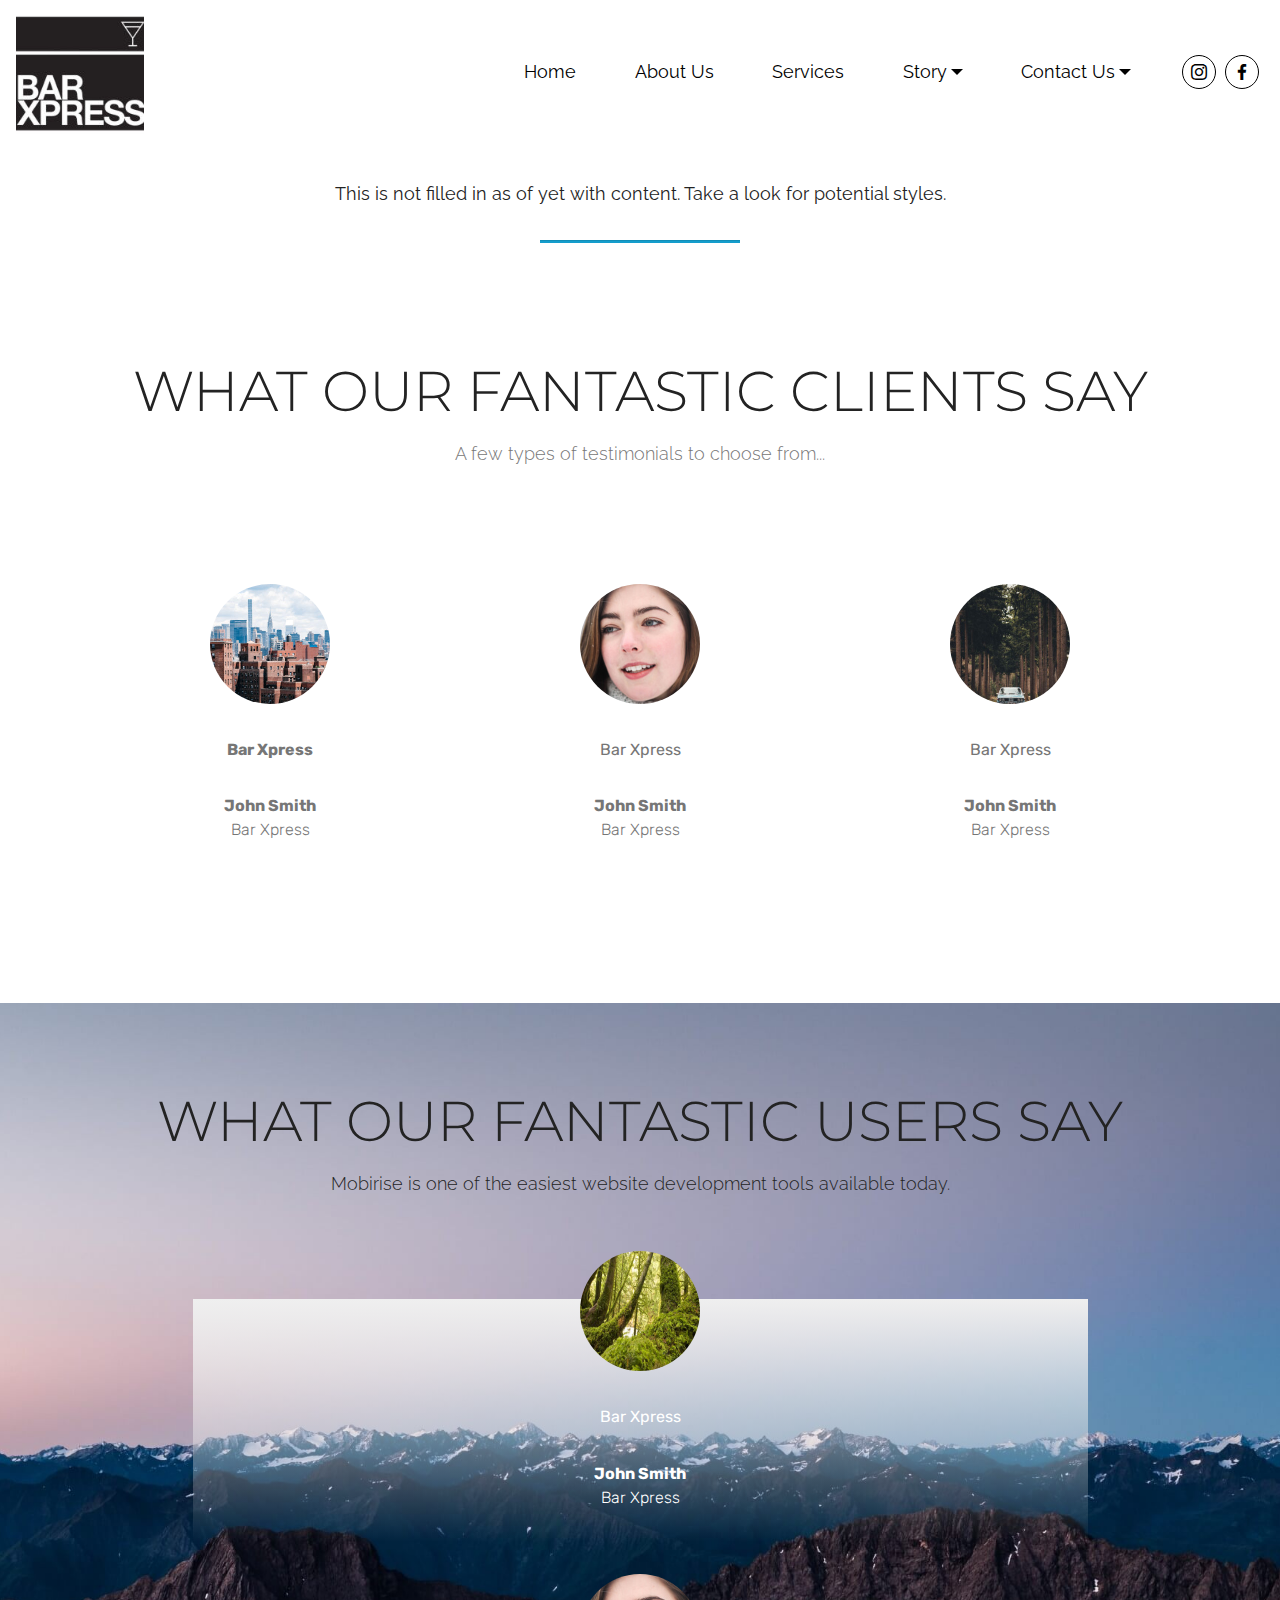
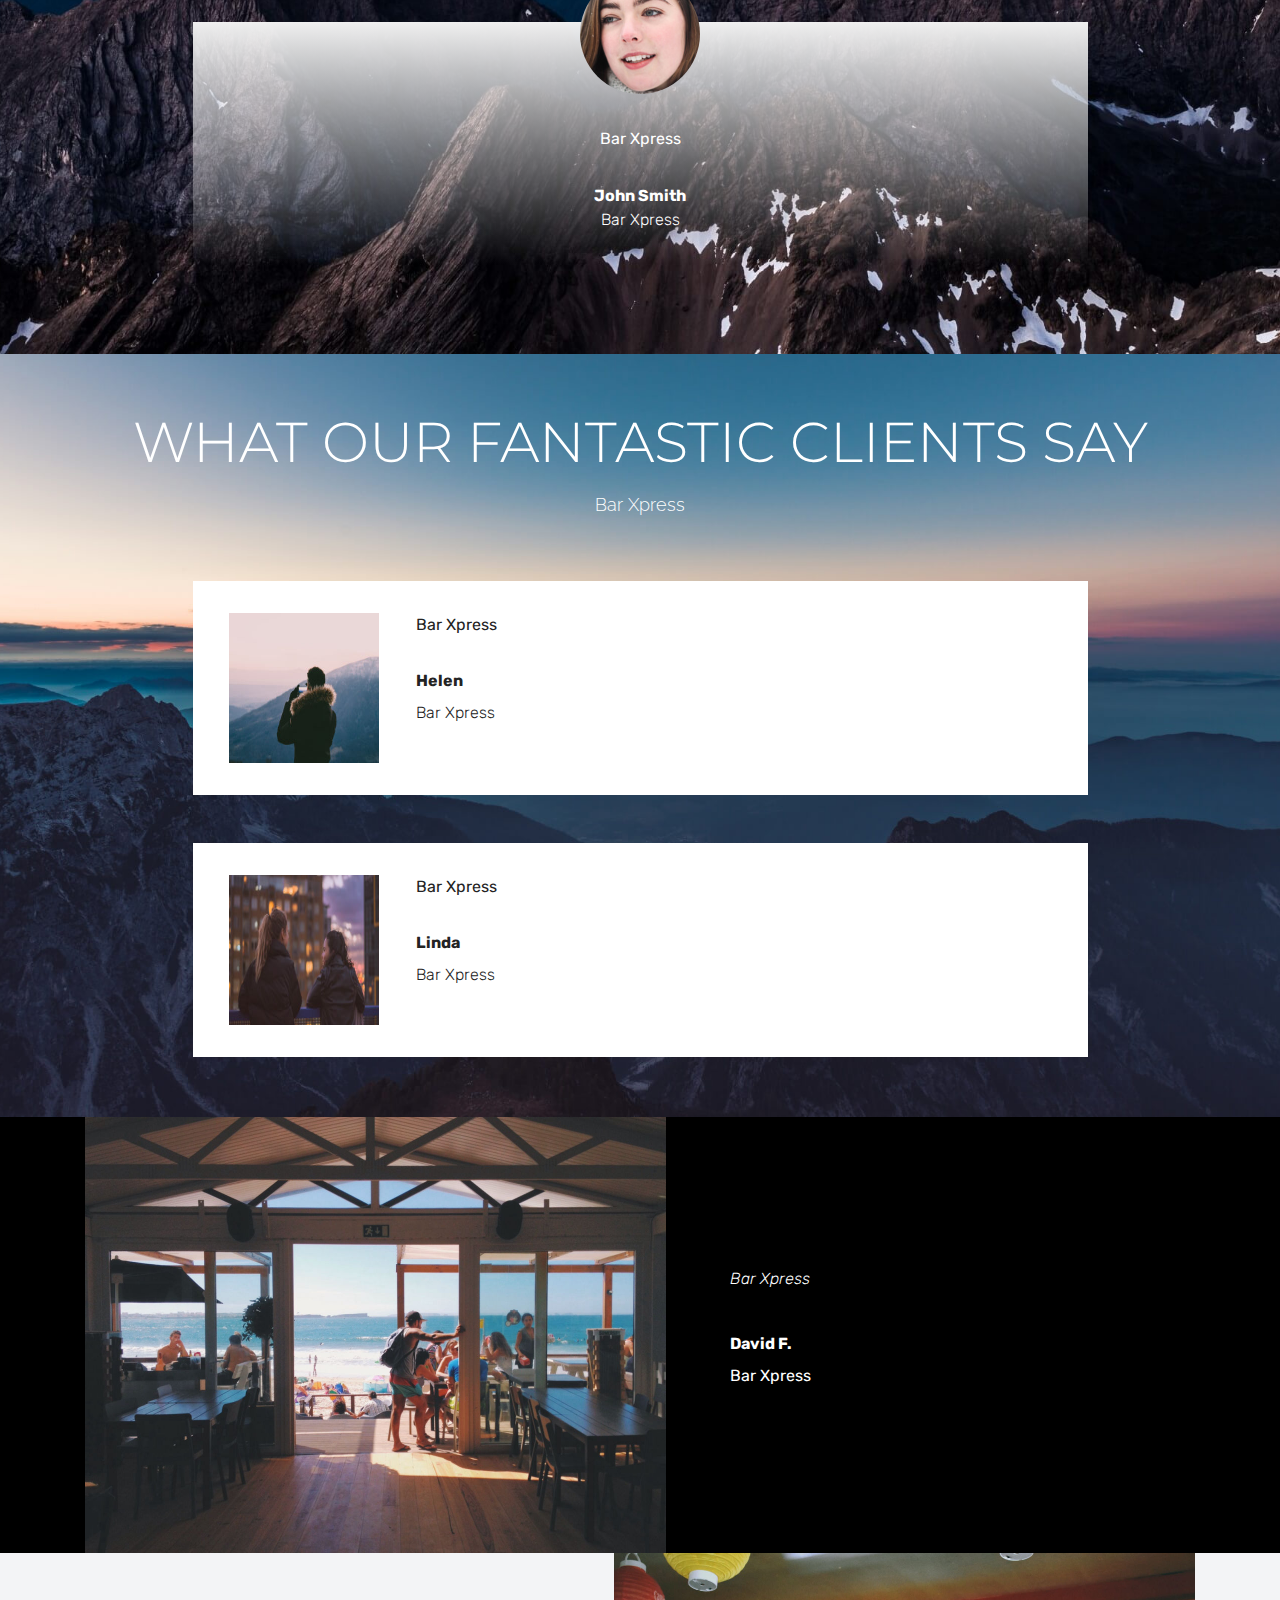
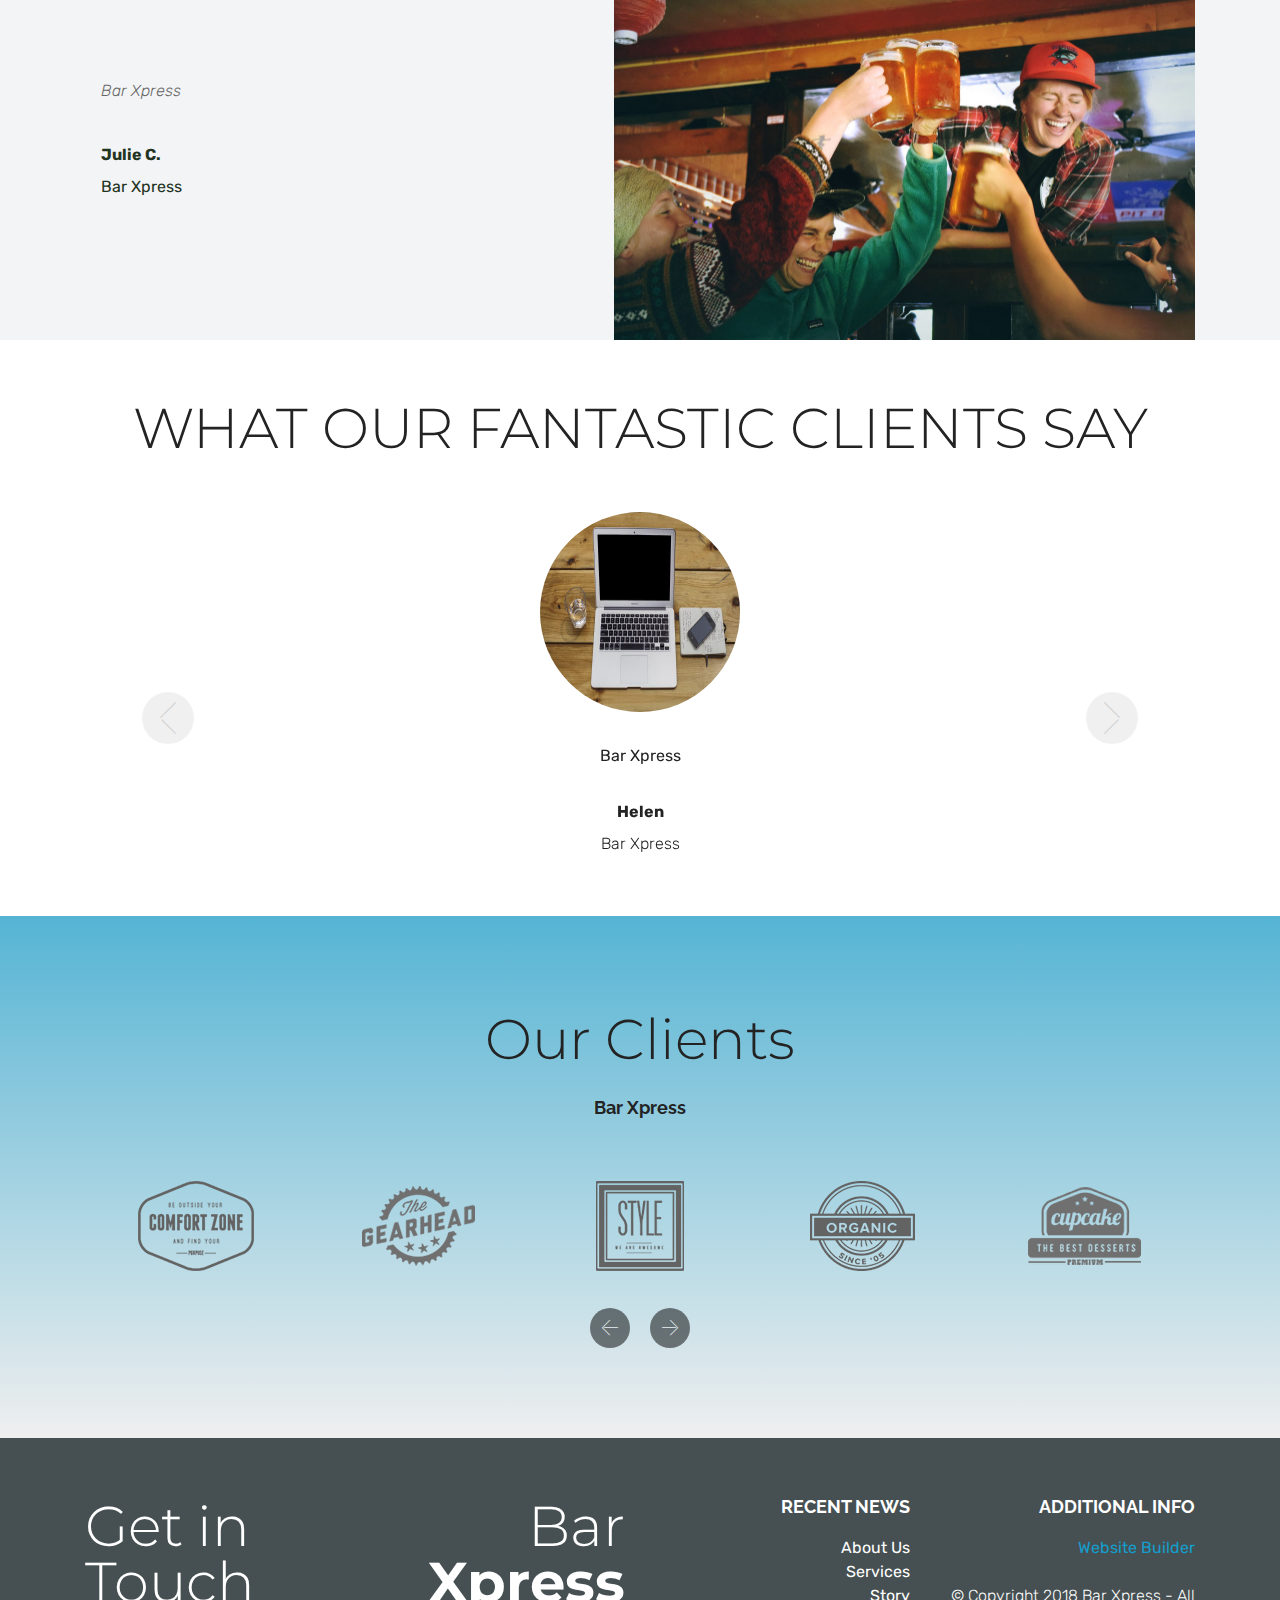
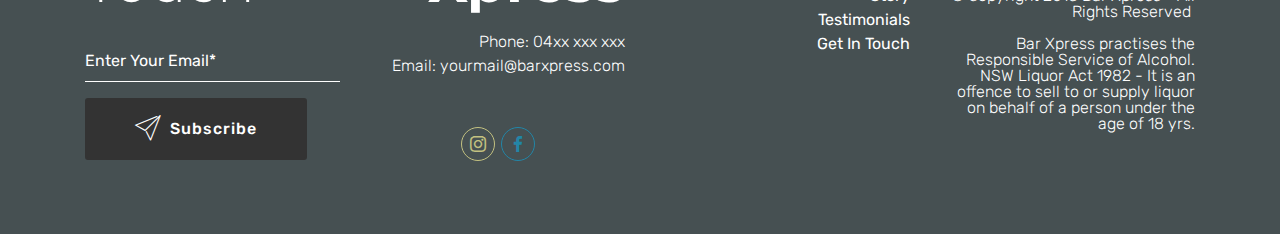
<file: page8.html>
<!DOCTYPE html>
<html >
<head>
  <!-- Site made with Mobirise Website Builder v4.7.2, https://mobirise.com -->
  <meta charset="UTF-8">
  <meta http-equiv="X-UA-Compatible" content="IE=edge">
  <meta name="generator" content="Mobirise v4.7.2, mobirise.com">
  <meta name="viewport" content="width=device-width, initial-scale=1, minimum-scale=1">
  <link rel="shortcut icon" href="assets/images/logo-cropped-96x85.jpg" type="image/x-icon">
  <meta name="description" content="Website Creator Description">
  <title>Testimonials</title>
  <link rel="stylesheet" href="assets/web/assets/mobirise-icons/mobirise-icons.css">
  <link rel="stylesheet" href="assets/tether/tether.min.css">
  <link rel="stylesheet" href="assets/bootstrap/css/bootstrap.min.css">
  <link rel="stylesheet" href="assets/bootstrap/css/bootstrap-grid.min.css">
  <link rel="stylesheet" href="assets/bootstrap/css/bootstrap-reboot.min.css">
  <link rel="stylesheet" href="assets/dropdown/css/style.css">
  <link rel="stylesheet" href="assets/socicon/css/styles.css">
  <link rel="stylesheet" href="assets/theme/css/style.css">
  <link rel="stylesheet" href="assets/mobirise/css/mbr-additional.css" type="text/css">
  
  
  
</head>
<body>
  <section class="menu cid-qRvMXlvjIO" once="menu" id="menu3-2i">

    
    

    <nav class="navbar navbar-dropdown navbar-fixed-top navbar-expand-lg">
        <div class="navbar-brand">
            <span class="navbar-logo">
                <a href="https://mobirise.com">
                    <img src="assets/images/logo-162x162.jpg" alt="Mobirise" title="" style="height: 8rem;">
                </a>
            </span>
            
        </div>
        <button class="navbar-toggler" type="button" data-toggle="collapse" data-target="#navbarSupportedContent" aria-controls="navbarNavAltMarkup" aria-expanded="false" aria-label="Toggle navigation">
            <div class="hamburger">
                <span></span>
                <span></span>
                <span></span>
                <span></span>
            </div>
        </button>
      <div class="collapse navbar-collapse" id="navbarSupportedContent">
            <ul class="navbar-nav nav-dropdown nav-right" data-app-modern-menu="true"><li class="nav-item dropdown">
                    <a class="nav-link link text-black display-5" href="index.html" aria-expanded="true">
                        Home</a>
                </li><li class="nav-item dropdown">
                    <a class="nav-link link text-black display-5" href="page1.html" aria-expanded="true">About Us</a>
                </li><li class="nav-item"><a class="nav-link link text-black display-5" href="page2.html">Services</a></li>
                
                <li class="nav-item dropdown">
                    <a class="nav-link link text-black dropdown-toggle display-5" href="Story.html" data-toggle="dropdown-submenu" aria-expanded="false">
                        Story</a><div class="dropdown-menu"><a class="text-black dropdown-item display-5" href="page7.html">Gallery</a><a class="text-black dropdown-item display-5" href="page8.html" aria-expanded="true">Testimonials<br></a></div>
                </li><li class="nav-item dropdown"><a class="nav-link link text-black dropdown-toggle display-5" href="ContactBans.html" data-toggle="dropdown-submenu" aria-expanded="false">
                        Contact Us</a><div class="dropdown-menu"><a class="text-black dropdown-item display-5" href="Contact.html" aria-expanded="true">Contact Us</a><a class="text-black dropdown-item display-5" href="Enquiries.html">Enquiries</a><a class="text-black dropdown-item display-5" href="FAQ.html" aria-expanded="false">FAQ's</a></div></li></ul>
            <div class="icons-menu">
              <div class="soc-item">
                <a href="https://www.instagram.com/barxpress/" target="_blank">
                  <span class="mbr-iconfont socicon-instagram socicon" style="color: rgb(0, 0, 0);"></span>
                </a>
              </div>
              <div class="soc-item">
                <a href="https://www.facebook.com/barXpressmobilebartending/" target="_blank">
                  <span class="mbr-iconfont socicon-facebook socicon" style="color: rgb(0, 0, 0);"></span>
                </a>
              </div>
              
              
              
              
            </div>
            
      </div>
    </nav>
</section>

<section class="engine"><a href="https://mobirise.me/u">bootstrap html templates</a></section><section class="mbr-section article content9 cid-qRpI1qfQK4" id="content9-1p">
    
     

    <div class="container">
        <div class="inner-container" style="width: 100%;">
            <hr class="line" style="width: 18%;">
            <div class="section-text align-center mbr-fonts-style display-5">
                    <br>This is not filled in as of yet with content. Take a look for potential styles.</div>
            <hr class="line" style="width: 18%;">
        </div>
        </div>
</section>

<section class="testimonials1 cid-qRpIhtHD6t" id="testimonials1-1q">

    

    
    <div class="container">
        <div class="media-container-row">
            <div class="title col-12 align-center">
                <h2 class="pb-3 mbr-fonts-style display-2">
                    WHAT OUR FANTASTIC CLIENTS SAY
                </h2>
                <h3 class="mbr-section-subtitle mbr-light pb-3 mbr-fonts-style display-5">A few types of testimonials to choose from...</h3>
            </div>
        </div>
    </div>

    <div class="container pt-3 mt-2">
        <div class="media-container-row">
            <div class="mbr-testimonial p-3 align-center col-12 col-md-6 col-lg-4">
                <div class="panel-item p-3">
                    <div class="card-block">
                        <div class="testimonial-photo">
                            <img src="assets/images/mbr-240x315.jpg" alt="" title="">
                        </div>
                        <p class="mbr-text mbr-fonts-style display-7"><strong>Bar Xpress</strong></p>
                    </div>
                    <div class="card-footer">
                        <div class="mbr-author-name mbr-bold mbr-fonts-style display-7">
                             John Smith
                        </div>
                        <small class="mbr-author-desc mbr-italic mbr-light mbr-fonts-style display-7">
                               Bar Xpress
                        </small>
                    </div>
                </div>
            </div>

            <div class="mbr-testimonial p-3 align-center col-12 col-md-6 col-lg-4">
                <div class="panel-item p-3">
                    <div class="card-block">
                        <div class="testimonial-photo">
                            <img src="assets/images/face2.jpg">
                        </div>
                        <p class="mbr-text mbr-fonts-style display-7">
                           Bar Xpress
                        </p>
                    </div>
                    <div class="card-footer">
                        <div class="mbr-author-name mbr-bold mbr-fonts-style display-7">
                             John Smith
                        </div>
                        <small class="mbr-author-desc mbr-italic mbr-light mbr-fonts-style display-7">
                               Bar Xpress
                        </small>
                    </div>
                </div>
            </div>

            <div class="mbr-testimonial p-3 align-center col-12 col-md-6 col-lg-4">
                <div class="panel-item p-3">
                    <div class="card-block">
                        <div class="testimonial-photo">
                            <img src="assets/images/mbr-240x336.jpg" alt="" title="">
                        </div>
                        <p class="mbr-text mbr-fonts-style display-7">
                           Bar Xpress
                        </p>
                    </div>
                    <div class="card-footer">
                        <div class="mbr-author-name mbr-bold mbr-fonts-style display-7">
                             John Smith
                        </div>
                        <small class="mbr-author-desc mbr-italic mbr-light mbr-fonts-style display-7">
                               Bar Xpress
                        </small>
                    </div>
                </div>
            </div>

            

            

            
        </div>
    </div>   
</section>

<section class="testimonials5 cid-qRpIEu9z2c" id="testimonials5-1r">

    

    
    <div class="container">
        <div class="media-container-row">
            <div class="title col-12 align-center">
                <h2 class="pb-3 mbr-fonts-style display-2">
                    WHAT OUR FANTASTIC USERS SAY
                </h2>
                <h3 class="mbr-section-subtitle mbr-light pb-3 mbr-fonts-style display-5">
                    Mobirise is one of the easiest website development tools available today.
                </h3>
            </div>
        </div>
    </div>

    <div class="container">
        <div class="media-container-column">
            

            
        <div class="mbr-testimonial align-center col-12 col-md-10">
                <div class="panel-item">
                    <div class="card-block">
                        <div class="testimonial-photo">
                            <img src="assets/images/mbr-240x160.jpg" alt="" title="">
                        </div>
                        <p class="mbr-text mbr-fonts-style mbr-white display-7">
                           Bar Xpress
                        </p>
                    </div>
                    <div class="card-footer">
                        <div class="mbr-author-name mbr-bold mbr-fonts-style mbr-white display-7">
                             John Smith
                        </div>
                        <small class="mbr-author-desc mbr-italic mbr-light mbr-fonts-style mbr-white display-7">
                               Bar Xpress
                        </small>
                    </div>
                </div>
            </div><div class="mbr-testimonial align-center col-12 col-md-10">
                <div class="panel-item">
                    <div class="card-block">
                        <div class="testimonial-photo">
                            <img src="assets/images/face2.jpg">
                        </div>
                        <p class="mbr-text mbr-fonts-style mbr-white display-7">
                           Bar Xpress
                        </p>
                    </div>
                    <div class="card-footer">
                        <div class="mbr-author-name mbr-bold mbr-fonts-style mbr-white display-7">
                             John Smith
                        </div>
                        <small class="mbr-author-desc mbr-italic mbr-light mbr-fonts-style mbr-white display-7">
                               Bar Xpress
                        </small>
                    </div>
                </div>
            </div></div>
    </div>   
</section>

<section class="testimonials4 cid-qRpIFAHEhy" id="testimonials4-1s">

  

  
  <div class="container">
    <h2 class="pb-3 mbr-fonts-style mbr-white align-center display-2">
        WHAT OUR FANTASTIC CLIENTS SAY
    </h2>
    <h3 class="mbr-section-subtitle mbr-light pb-3 mbr-fonts-style mbr-white align-center display-5">Bar Xpress</h3>
    <div class="col-md-10 testimonials-container"> 
      

      
    <div class="testimonials-item">
        <div class="user row">
          <div class="col-lg-3 col-md-4">
            <div class="user_image">
              <img src="assets/images/mbr-300x200.jpg" alt="" title="">
            </div>
          </div>
          <div class="testimonials-caption col-lg-9 col-md-8">
            <div class="user_text ">
              <p class="mbr-fonts-style  display-7">Bar Xpress</p>
            </div>
            <div class="user_name mbr-bold mbr-fonts-style align-left pt-3 display-7">
                 Helen
            </div>
            <div class="user_desk mbr-light mbr-fonts-style align-left pt-2 display-7">Bar Xpress</div>
          </div>
        </div>
      </div><div class="testimonials-item">
        <div class="user row">
          <div class="col-lg-3 col-md-4">
            <div class="user_image">
              <img src="assets/images/mbr-300x169.jpg" alt="" title="">
            </div>
          </div>
          <div class="testimonials-caption col-lg-9 col-md-8">
            <div class="user_text">
              <p class="mbr-fonts-style  display-7">Bar Xpress</p>
            </div>
            <div class="user_name mbr-bold mbr-fonts-style align-left pt-3 display-7">
                 Linda
            </div>
            <div class="user_desk mbr-light mbr-fonts-style align-left pt-2 display-7">Bar Xpress</div>
          </div>
        </div>
      </div></div>
  </div>
</section>

<section class="testimonials2 cid-qRpIGxJFRt" id="testimonials2-1t">

    

    

    <div class="container">
        <div class="media-container-row">
            <div class="mbr-figure pr-lg-5" style="width: 130%;">
              <img src="assets/images/mbr-1162x872.jpg" alt="" title="">
            </div>
            <div class="media-content px-3 align-self-center mbr-white py-2">
                    <p class="mbr-text testimonial-text mbr-fonts-style display-7">
                       Bar Xpress
                    </p>
                    <p class="mbr-author-name pt-4 mb-2 mbr-fonts-style display-7">
                       David F.
                    </p>
                    <p class="mbr-author-desc mbr-fonts-style display-7">
                       Bar Xpress
                    </p>
            </div>
        </div>
    </div>
</section>

<section class="testimonials3 cid-qRpIGXbwcO" id="testimonials3-1u">

    

    

    <div class="container">
        <div class="media-container-row">
            <div class="media-content px-3 align-self-center mbr-white py-2">
                <p class="mbr-text testimonial-text mbr-fonts-style display-7">
                   Bar Xpress
                </p>
                <p class="mbr-author-name pt-4 mb-2 mbr-fonts-style display-7">
                   Julie C.
                </p>
                <p class="mbr-author-desc mbr-fonts-style display-7">
                   Bar Xpress
                </p>
            </div>

            <div class="mbr-figure pl-lg-5" style="width: 130%;">
              <img src="assets/images/mbr-1162x775.jpg" alt="" title="">
            </div>
        </div>
    </div>
</section>

<section class="carousel slide testimonials-slider cid-qRpIILiZhn" id="testimonials-slider1-1v">
    
    

    

    <div class="container text-center">
        <h2 class="pb-5 mbr-fonts-style display-2">
            WHAT OUR FANTASTIC CLIENTS SAY
        </h2>

        <div class="carousel slide" data-ride="carousel" role="listbox">
            <div class="carousel-inner">
                
                
            <div class="carousel-item">
                    <div class="user col-md-8">
                        <div class="user_image">
                            <img src="assets/images/mbr-400x262.jpg" alt="" title="">
                        </div>
                        <div class="user_text pb-3">
                            <p class="mbr-fonts-style display-7">
                                Bar Xpress
                            </p>
                        </div>
                        <div class="user_name mbr-bold pb-2 mbr-fonts-style display-7">
                            Helen
                        </div>
                        <div class="user_desk mbr-light mbr-fonts-style display-7">Bar Xpress</div>
                    </div>
                </div><div class="carousel-item">
                    <div class="user col-md-8">
                        <div class="user_image">
                            <img src="assets/images/mbr-400x267.jpg" alt="" title="">
                        </div>
                        <div class="user_text pb-3">
                            <p class="mbr-fonts-style display-7">
                                Bar Xpress
                            </p>
                        </div>
                        <div class="user_name mbr-bold pb-2 mbr-fonts-style display-7">
                            Linda
                        </div>
                        <div class="user_desk mbr-light mbr-fonts-style display-7">Bar Xpress</div>
                    </div>
                </div></div>

            <div class="carousel-controls">
                <a class="carousel-control-prev" role="button" data-slide="prev">
                  <span aria-hidden="true" class="mbri-arrow-prev mbr-iconfont"></span>
                  <span class="sr-only">Previous</span>
                </a>
                
                <a class="carousel-control-next" role="button" data-slide="next">
                  <span aria-hidden="true" class="mbri-arrow-next mbr-iconfont"></span>
                  <span class="sr-only">Next</span>
                </a>
            </div>
        </div>
    </div>
</section>

<section class="clients cid-qRpIKhljoZ" id="clients-1w">
      

    
        <div class="container mb-5">
            <div class="media-container-row">
                <div class="col-12 align-center">
                    <h2 class="mbr-section-title pb-3 mbr-fonts-style display-2">
                        Our Clients
                    </h2>
                    <h3 class="mbr-section-subtitle mbr-light mbr-fonts-style display-5"><strong>Bar Xpress</strong></h3>
                </div>
            </div>
        </div>

    <div class="container">
        <div class="carousel slide" data-ride="carousel" role="listbox">
            <div class="carousel-inner" data-visible="5">
                
                
                
                
                
            <div class="carousel-item ">
                    <div class="media-container-row">
                        <div class="col-md-12">
                            <div class="wrap-img ">
                                <img src="assets/images/1.png" class="img-responsive clients-img">
                            </div>
                        </div>
                    </div>
                </div><div class="carousel-item ">
                    <div class="media-container-row">
                        <div class="col-md-12">
                            <div class="wrap-img ">
                                <img src="assets/images/2.png" class="img-responsive clients-img">
                            </div>
                        </div>
                    </div>
                </div><div class="carousel-item ">
                    <div class="media-container-row">
                        <div class="col-md-12">
                            <div class="wrap-img ">
                                <img src="assets/images/3.png" class="img-responsive clients-img">
                            </div>
                        </div>
                    </div>
                </div><div class="carousel-item ">
                    <div class="media-container-row">
                        <div class="col-md-12">
                            <div class="wrap-img ">
                                <img src="assets/images/4.png" class="img-responsive clients-img">
                            </div>
                        </div>
                    </div>
                </div><div class="carousel-item ">
                    <div class="media-container-row">
                        <div class="col-md-12">
                            <div class="wrap-img ">
                                <img src="assets/images/5.png" class="img-responsive clients-img">
                            </div>
                        </div>
                    </div>
                </div></div>
            <div class="carousel-controls">
                <a data-app-prevent-settings="" class="carousel-control carousel-control-prev" role="button" data-slide="prev">
                    <span aria-hidden="true" class="mbri-left mbr-iconfont"></span>
                    <span class="sr-only">Previous</span>
                </a>
                <a data-app-prevent-settings="" class="carousel-control carousel-control-next" role="button" data-slide="next">
                    <span aria-hidden="true" class="mbri-right mbr-iconfont"></span>
                    <span class="sr-only">Next</span>
                </a>
            </div>
        </div>
    </div>
</section>

<section class="footer7 cid-qRpIQlvOFo" id="footer7-1x">

    

    

    <div class="container">
        <div class="row content mbr-white justify-content-center">
            <div class="col-lg-3 col-md-6">
                <h2 class="mb-4 footer-main-title mbr-fonts-style display-2">
                    Get in Touch</h2>
                <div class="media-container-column" data-form-type="formoid">
                    <div data-form-alert="" hidden="" class="align-center">
                        Thanks for filling out the form!
                    </div>

                    <form class="form-inline" action="https://mobirise.com/" method="post" data-form-title="Mobirise Form">
                        <input type="hidden" value="T0XJVhvUskBgQolJznBP9CHq06mKHs8YK7q+/recDl13OuCcPJJFuEwGv4YuMzccsof+BMmrvJmmlnTUgkK+5Oovabn3wfHRgGNKy9atdoMZfZIMIy26Kw5+Htopiiye" data-form-email="true">
                        <div class="form-group">
                            <input type="email" class="form-control input-sm input-inverse my-2" name="email" required="" data-form-field="Email" placeholder="Enter Your Email*" id="email-footer7-1x">
                        </div>
                        <div class="input-group-btn mx-0 my-2"><button href="" class="btn m-0 btn-black display-4" type="submit" role="button"><span class="mbri-paper-plane mbr-iconfont mbr-iconfont-btn"></span>Subscribe</button></div>
                    </form>
                </div>
                
            </div>

            <div class="col-md-6 col-lg-3">
                <h3 class="mb-4 mbr-fonts-style footer-title display-2">
                    Bar<strong> Xpress</strong></h3>
                <div class="mbr-footer-list mbr-fonts-style display-4">
                    <ul class="list">
                        <li>Phone: 04xx xxx xxx</li>
                        <li>Email: yourmail@barxpress.com</li>
                        <li><br></li>
                    </ul>
                </div>
                <div class="social-list pl-0 mb-0">
                    <div class="soc-item">
                        <a href="http://instagram.com/barxpress" target="_blank">
                            <span class="mbr-iconfont mbr-iconfont-social socicon-instagram socicon" style="color: rgb(249, 242, 149);"></span>
                        </a>
                    </div>
                    <div class="soc-item">
                        <a href="https://www.facebook.com/barXpressmobilebartending/" target="_blank">
                            <span class="mbr-iconfont mbr-iconfont-social socicon-facebook socicon" style="color: rgb(20, 157, 204);"></span>
                        </a>
                    </div>
                    
                    
                    
                    
                </div>
            </div>
            <div class="col-md-6 col-lg-3">
                <h3 class="mb-4 footer-title mbr-fonts-style display-5"><strong>
                    RECENT NEWS
                </strong></h3>
                <div class="mbr-footer-list mbr-fonts-style display-4">
                    <ul class="list">
                        <li><a href="page1.html" class="text-white">About Us</a></li>
                        <li><a href="page2.html" class="text-white">Services</a></li><li><a href="page3.html" class="text-white">Story</a></li><li><a href="index.html#testimonials-slider2-1j" class="text-white">Testimonials</a></li>
                        <li><a href="Contact.html" class="text-white">Get In Touch</a></li><li><br></li>
                    </ul>
                </div>
            </div>
            <div class="col-md-6 col-lg-3">
                <h3 class="mb-4 footer-title mbr-fonts-style display-5"><strong>ADDITIONAL INFO</strong></h3>
                <div class="mbr-footer-list mbr-fonts-style display-4">
                    <ul class="list">
                        <li><a href="mailto:Bryson_Work@hotmail.com" class="text-primary">Website Builder</a></li>
                        <li><br></li><li>© Copyright 2018 Bar Xpress - All Rights Reserved&nbsp;
</li><li></li><li>
Bar Xpress practises the Responsible Service of Alcohol. NSW Liquor Act 1982 - It is an offence to sell to or supply liquor on behalf of a person under the age of 18 yrs.</li>
                    </ul>
                </div>
            </div>
        </div>
    </div>
</section>


  <script src="assets/web/assets/jquery/jquery.min.js"></script>
  <script src="assets/popper/popper.min.js"></script>
  <script src="assets/tether/tether.min.js"></script>
  <script src="assets/bootstrap/js/bootstrap.min.js"></script>
  <script src="assets/smoothscroll/smooth-scroll.js"></script>
  <script src="assets/dropdown/js/script.min.js"></script>
  <script src="assets/touchswipe/jquery.touch-swipe.min.js"></script>
  <script src="assets/bootstrapcarouselswipe/bootstrap-carousel-swipe.js"></script>
  <script src="assets/mbr-testimonials-slider/mbr-testimonials-slider.js"></script>
  <script src="assets/mbr-clients-slider/mbr-clients-slider.js"></script>
  <script src="assets/theme/js/script.js"></script>
  <script src="assets/formoid/formoid.min.js"></script>
  
  
</body>
</html>
</file>
<file: assets/web/assets/mobirise-icons/mobirise-icons.css>
@font-face {
  font-family: 'MobiriseIcons';
  src:  url('mobirise-icons.eot?spat4u');
  src:  url('mobirise-icons.eot?spat4u#iefix') format('embedded-opentype'),
    url('mobirise-icons.ttf?spat4u') format('truetype'),
    url('mobirise-icons.woff?spat4u') format('woff'),
    url('mobirise-icons.svg?spat4u#MobiriseIcons') format('svg');
  font-weight: normal;
  font-style: normal;
}

[class^="mbri-"], [class*=" mbri-"] {
  /* use !important to prevent issues with browser extensions that change fonts */
  font-family: MobiriseIcons !important;
  speak: none;
  font-style: normal;
  font-weight: normal;
  font-variant: normal;
  text-transform: none;
  line-height: 1;

  /* Better Font Rendering =========== */
  -webkit-font-smoothing: antialiased;
  -moz-osx-font-smoothing: grayscale;
}

.mbri-add-submenu:before {
  content: "\e900";
}
.mbri-alert:before {
  content: "\e901";
}
.mbri-align-center:before {
  content: "\e902";
}
.mbri-align-justify:before {
  content: "\e903";
}
.mbri-align-left:before {
  content: "\e904";
}
.mbri-align-right:before {
  content: "\e905";
}
.mbri-android:before {
  content: "\e906";
}
.mbri-apple:before {
  content: "\e907";
}
.mbri-arrow-down:before {
  content: "\e908";
}
.mbri-arrow-next:before {
  content: "\e909";
}
.mbri-arrow-prev:before {
  content: "\e90a";
}
.mbri-arrow-up:before {
  content: "\e90b";
}
.mbri-bold:before {
  content: "\e90c";
}
.mbri-bookmark:before {
  content: "\e90d";
}
.mbri-bootstrap:before {
  content: "\e90e";
}
.mbri-briefcase:before {
  content: "\e90f";
}
.mbri-browse:before {
  content: "\e910";
}
.mbri-bulleted-list:before {
  content: "\e911";
}
.mbri-calendar:before {
  content: "\e912";
}
.mbri-camera:before {
  content: "\e913";
}
.mbri-cart-add:before {
  content: "\e914";
}
.mbri-cart-full:before {
  content: "\e915";
}
.mbri-cash:before {
  content: "\e916";
}
.mbri-change-style:before {
  content: "\e917";
}
.mbri-chat:before {
  content: "\e918";
}
.mbri-clock:before {
  content: "\e919";
}
.mbri-close:before {
  content: "\e91a";
}
.mbri-cloud:before {
  content: "\e91b";
}
.mbri-code:before {
  content: "\e91c";
}
.mbri-contact-form:before {
  content: "\e91d";
}
.mbri-credit-card:before {
  content: "\e91e";
}
.mbri-cursor-click:before {
  content: "\e91f";
}
.mbri-cust-feedback:before {
  content: "\e920";
}
.mbri-database:before {
  content: "\e921";
}
.mbri-delivery:before {
  content: "\e922";
}
.mbri-desktop:before {
  content: "\e923";
}
.mbri-devices:before {
  content: "\e924";
}
.mbri-down:before {
  content: "\e925";
}
.mbri-download:before {
  content: "\e989";
}
.mbri-drag-n-drop:before {
  content: "\e927";
}
.mbri-drag-n-drop2:before {
  content: "\e928";
}
.mbri-edit:before {
  content: "\e929";
}
.mbri-edit2:before {
  content: "\e92a";
}
.mbri-error:before {
  content: "\e92b";
}
.mbri-extension:before {
  content: "\e92c";
}
.mbri-features:before {
  content: "\e92d";
}
.mbri-file:before {
  content: "\e92e";
}
.mbri-flag:before {
  content: "\e92f";
}
.mbri-folder:before {
  content: "\e930";
}
.mbri-gift:before {
  content: "\e931";
}
.mbri-github:before {
  content: "\e932";
}
.mbri-globe:before {
  content: "\e933";
}
.mbri-globe-2:before {
  content: "\e934";
}
.mbri-growing-chart:before {
  content: "\e935";
}
.mbri-hearth:before {
  content: "\e936";
}
.mbri-help:before {
  content: "\e937";
}
.mbri-home:before {
  content: "\e938";
}
.mbri-hot-cup:before {
  content: "\e939";
}
.mbri-idea:before {
  content: "\e93a";
}
.mbri-image-gallery:before {
  content: "\e93b";
}
.mbri-image-slider:before {
  content: "\e93c";
}
.mbri-info:before {
  content: "\e93d";
}
.mbri-italic:before {
  content: "\e93e";
}
.mbri-key:before {
  content: "\e93f";
}
.mbri-laptop:before {
  content: "\e940";
}
.mbri-layers:before {
  content: "\e941";
}
.mbri-left-right:before {
  content: "\e942";
}
.mbri-left:before {
  content: "\e943";
}
.mbri-letter:before {
  content: "\e944";
}
.mbri-like:before {
  content: "\e945";
}
.mbri-link:before {
  content: "\e946";
}
.mbri-lock:before {
  content: "\e947";
}
.mbri-login:before {
  content: "\e948";
}
.mbri-logout:before {
  content: "\e949";
}
.mbri-magic-stick:before {
  content: "\e94a";
}
.mbri-map-pin:before {
  content: "\e94b";
}
.mbri-menu:before {
  content: "\e94c";
}
.mbri-mobile:before {
  content: "\e94d";
}
.mbri-mobile2:before {
  content: "\e94e";
}
.mbri-mobirise:before {
  content: "\e94f";
}
.mbri-more-horizontal:before {
  content: "\e950";
}
.mbri-more-vertical:before {
  content: "\e951";
}
.mbri-music:before {
  content: "\e952";
}
.mbri-new-file:before {
  content: "\e953";
}
.mbri-numbered-list:before {
  content: "\e954";
}
.mbri-opened-folder:before {
  content: "\e955";
}
.mbri-pages:before {
  content: "\e956";
}
.mbri-paper-plane:before {
  content: "\e957";
}
.mbri-paperclip:before {
  content: "\e958";
}
.mbri-photo:before {
  content: "\e959";
}
.mbri-photos:before {
  content: "\e95a";
}
.mbri-pin:before {
  content: "\e95b";
}
.mbri-play:before {
  content: "\e95c";
}
.mbri-plus:before {
  content: "\e95d";
}
.mbri-preview:before {
  content: "\e95e";
}
.mbri-print:before {
  content: "\e95f";
}
.mbri-protect:before {
  content: "\e960";
}
.mbri-question:before {
  content: "\e961";
}
.mbri-quote-left:before {
  content: "\e962";
}
.mbri-quote-right:before {
  content: "\e963";
}
.mbri-refresh:before {
  content: "\e964";
}
.mbri-responsive:before {
  content: "\e965";
}
.mbri-right:before {
  content: "\e966";
}
.mbri-rocket:before {
  content: "\e967";
}
.mbri-sad-face:before {
  content: "\e968";
}
.mbri-sale:before {
  content: "\e969";
}
.mbri-save:before {
  content: "\e96a";
}
.mbri-search:before {
  content: "\e96b";
}
.mbri-setting:before {
  content: "\e96c";
}
.mbri-setting2:before {
  content: "\e96d";
}
.mbri-setting3:before {
  content: "\e96e";
}
.mbri-share:before {
  content: "\e96f";
}
.mbri-shopping-bag:before {
  content: "\e970";
}
.mbri-shopping-basket:before {
  content: "\e971";
}
.mbri-shopping-cart:before {
  content: "\e972";
}
.mbri-sites:before {
  content: "\e973";
}
.mbri-smile-face:before {
  content: "\e974";
}
.mbri-speed:before {
  content: "\e975";
}
.mbri-star:before {
  content: "\e976";
}
.mbri-success:before {
  content: "\e977";
}
.mbri-sun:before {
  content: "\e978";
}
.mbri-sun2:before {
  content: "\e979";
}
.mbri-tablet:before {
  content: "\e97a";
}
.mbri-tablet-vertical:before {
  content: "\e97b";
}
.mbri-target:before {
  content: "\e97c";
}
.mbri-timer:before {
  content: "\e97d";
}
.mbri-to-ftp:before {
  content: "\e97e";
}
.mbri-to-local-drive:before {
  content: "\e97f";
}
.mbri-touch-swipe:before {
  content: "\e980";
}
.mbri-touch:before {
  content: "\e981";
}
.mbri-trash:before {
  content: "\e982";
}
.mbri-underline:before {
  content: "\e983";
}
.mbri-unlink:before {
  content: "\e984";
}
.mbri-unlock:before {
  content: "\e985";
}
.mbri-up-down:before {
  content: "\e986";
}
.mbri-up:before {
  content: "\e987";
}
.mbri-update:before {
  content: "\e988";
}
.mbri-upload:before {
 content: "\e926"; 
}
.mbri-user:before {
  content: "\e98a";
}
.mbri-user2:before {
  content: "\e98b";
}
.mbri-users:before {
  content: "\e98c";
}
.mbri-video:before {
  content: "\e98d";
}
.mbri-video-play:before {
  content: "\e98e";
}
.mbri-watch:before {
  content: "\e98f";
}
.mbri-website-theme:before {
  content: "\e990";
}
.mbri-wifi:before {
  content: "\e991";
}
.mbri-windows:before {
  content: "\e992";
}
.mbri-zoom-out:before {
  content: "\e993";
}
.mbri-redo:before {
  content: "\e994";
}
.mbri-undo:before {
  content: "\e995";
}
</file>
<file: assets/dropdown/css/style.css>
.navbar-dropdown {
  left: 0;
  padding: 0;
  position: absolute;
  right: 0;
  top: 0;
  transition: all 0.45s ease;
  z-index: 1030;
  background: #282828; }
  .navbar-dropdown .navbar-logo {
    margin-right: 0.8rem;
    transition: margin 0.3s ease-in-out;
    vertical-align: middle; }
    .navbar-dropdown .navbar-logo img {
      height: 3.125rem;
      transition: all 0.3s ease-in-out; }
    .navbar-dropdown .navbar-logo.mbr-iconfont {
      font-size: 3.125rem;
      line-height: 3.125rem; }
  .navbar-dropdown .navbar-caption {
    font-weight: 700;
    white-space: normal;
    vertical-align: -4px;
    line-height: 3.125rem !important; }
    .navbar-dropdown .navbar-caption, .navbar-dropdown .navbar-caption:hover {
      color: inherit;
      text-decoration: none; }
  .navbar-dropdown .mbr-iconfont + .navbar-caption {
    vertical-align: -1px; }
  .navbar-dropdown.navbar-fixed-top {
    position: fixed; }
  .navbar-dropdown .navbar-brand span {
    vertical-align: -4px; }
  .navbar-dropdown.bg-color.transparent {
    background: none; }
  .navbar-dropdown.navbar-short .navbar-brand {
    padding: 0.625rem 0; }
    .navbar-dropdown.navbar-short .navbar-brand span {
      vertical-align: -1px; }
  .navbar-dropdown.navbar-short .navbar-caption {
    line-height: 2.375rem !important;
    vertical-align: -2px; }
  .navbar-dropdown.navbar-short .navbar-logo {
    margin-right: 0.5rem; }
    .navbar-dropdown.navbar-short .navbar-logo img {
      height: 2.375rem; }
    .navbar-dropdown.navbar-short .navbar-logo.mbr-iconfont {
      font-size: 2.375rem;
      line-height: 2.375rem; }
  .navbar-dropdown.navbar-short .mbr-table-cell {
    height: 3.625rem; }
  .navbar-dropdown .navbar-close {
    left: 0.6875rem;
    position: fixed;
    top: 0.75rem;
    z-index: 1000; }
  .navbar-dropdown .hamburger-icon {
    content: "";
    display: inline-block;
    vertical-align: middle;
    width: 16px;
    -webkit-box-shadow: 0 -6px 0 1px #282828,0 0 0 1px #282828,0 6px 0 1px #282828;
    -moz-box-shadow: 0 -6px 0 1px #282828,0 0 0 1px #282828,0 6px 0 1px #282828;
    box-shadow: 0 -6px 0 1px #282828,0 0 0 1px #282828,0 6px 0 1px #282828; }

.dropdown-menu .dropdown-toggle[data-toggle="dropdown-submenu"]::after {
  border-bottom: 0.35em solid transparent;
  border-left: 0.35em solid;
  border-right: 0;
  border-top: 0.35em solid transparent;
  margin-left: 0.3rem; }

.dropdown-menu .dropdown-item:focus {
  outline: 0; }

.nav-dropdown {
  font-size: 0.75rem;
  font-weight: 500;
  height: auto !important; }
  .nav-dropdown .nav-btn {
    padding-left: 1rem; }
  .nav-dropdown .link {
    margin: .667em 1.667em;
    font-weight: 500;
    padding: 0;
    transition: color .2s ease-in-out; }
    .nav-dropdown .link.dropdown-toggle {
      margin-right: 2.583em; }
      .nav-dropdown .link.dropdown-toggle::after {
        margin-left: .25rem;
        border-top: 0.35em solid;
        border-right: 0.35em solid transparent;
        border-left: 0.35em solid transparent;
        border-bottom: 0; }
      .nav-dropdown .link.dropdown-toggle[aria-expanded="true"] {
        margin: 0;
        padding: 0.667em 3.263em  0.667em 1.667em; }
  .nav-dropdown .link::after,
  .nav-dropdown .dropdown-item::after {
    color: inherit; }
  .nav-dropdown .btn {
    font-size: 0.75rem;
    font-weight: 700;
    letter-spacing: 0;
    margin-bottom: 0;
    padding-left: 1.25rem;
    padding-right: 1.25rem; }
  .nav-dropdown .dropdown-menu {
    border-radius: 0;
    border: 0;
    left: 0;
    margin: 0;
    padding-bottom: 1.25rem;
    padding-top: 1.25rem;
    position: relative; }
  .nav-dropdown .dropdown-submenu {
    margin-left: 0.125rem;
    top: 0; }
  .nav-dropdown .dropdown-item {
    font-weight: 500;
    line-height: 2;
    padding: 0.3846em 4.615em 0.3846em 1.5385em;
    position: relative;
    transition: color .2s ease-in-out, background-color .2s ease-in-out; }
    .nav-dropdown .dropdown-item::after {
      margin-top: -0.3077em;
      position: absolute;
      right: 1.1538em;
      top: 50%; }
    .nav-dropdown .dropdown-item:focus, .nav-dropdown .dropdown-item:hover {
      background: none; }

@media (max-width: 767px) {
  .nav-dropdown.navbar-toggleable-sm {
    bottom: 0;
    display: none;
    left: 0;
    overflow-x: hidden;
    position: fixed;
    top: 0;
    transform: translateX(-100%);
    -ms-transform: translateX(-100%);
    -webkit-transform: translateX(-100%);
    width: 18.75rem;
    z-index: 999; } }
.nav-dropdown.navbar-toggleable-xl {
  bottom: 0;
  display: none;
  left: 0;
  overflow-x: hidden;
  position: fixed;
  top: 0;
  transform: translateX(-100%);
  -ms-transform: translateX(-100%);
  -webkit-transform: translateX(-100%);
  width: 18.75rem;
  z-index: 999; }

.nav-dropdown-sm {
  display: block !important;
  overflow-x: hidden;
  overflow: auto;
  padding-top: 3.875rem; }
  .nav-dropdown-sm::after {
    content: "";
    display: block;
    height: 3rem;
    width: 100%; }
  .nav-dropdown-sm.collapse.in ~ .navbar-close {
    display: block !important; }
  .nav-dropdown-sm.collapsing, .nav-dropdown-sm.collapse.in {
    transform: translateX(0);
    -ms-transform: translateX(0);
    -webkit-transform: translateX(0);
    transition: all 0.25s ease-out;
    -webkit-transition: all 0.25s ease-out;
    background: #282828; }
  .nav-dropdown-sm.collapsing[aria-expanded="false"] {
    transform: translateX(-100%);
    -ms-transform: translateX(-100%);
    -webkit-transform: translateX(-100%); }
  .nav-dropdown-sm .nav-item {
    display: block;
    margin-left: 0 !important;
    padding-left: 0; }
  .nav-dropdown-sm .link,
  .nav-dropdown-sm .dropdown-item {
    border-top: 1px dotted rgba(255, 255, 255, 0.1);
    font-size: 0.8125rem;
    line-height: 1.6;
    margin: 0 !important;
    padding: 0.875rem 2.4rem 0.875rem 1.5625rem !important;
    position: relative;
    white-space: normal; }
    .nav-dropdown-sm .link:focus, .nav-dropdown-sm .link:hover,
    .nav-dropdown-sm .dropdown-item:focus,
    .nav-dropdown-sm .dropdown-item:hover {
      background: rgba(0, 0, 0, 0.2) !important;
      color: #c0a375; }
  .nav-dropdown-sm .nav-btn {
    position: relative;
    padding: 1.5625rem 1.5625rem 0 1.5625rem; }
    .nav-dropdown-sm .nav-btn::before {
      border-top: 1px dotted rgba(255, 255, 255, 0.1);
      content: "";
      left: 0;
      position: absolute;
      top: 0;
      width: 100%; }
    .nav-dropdown-sm .nav-btn + .nav-btn {
      padding-top: 0.625rem; }
      .nav-dropdown-sm .nav-btn + .nav-btn::before {
        display: none; }
  .nav-dropdown-sm .btn {
    padding: 0.625rem 0; }
  .nav-dropdown-sm .dropdown-toggle[data-toggle="dropdown-submenu"]::after {
    margin-left: .25rem;
    border-top: 0.35em solid;
    border-right: 0.35em solid transparent;
    border-left: 0.35em solid transparent;
    border-bottom: 0; }
  .nav-dropdown-sm .dropdown-toggle[data-toggle="dropdown-submenu"][aria-expanded="true"]::after {
    border-top: 0;
    border-right: 0.35em solid transparent;
    border-left: 0.35em solid transparent;
    border-bottom: 0.35em solid; }
  .nav-dropdown-sm .dropdown-menu {
    margin: 0;
    padding: 0;
    position: relative;
    top: 0;
    left: 0;
    width: 100%;
    border: 0;
    float: none;
    border-radius: 0;
    background: none; }
  .nav-dropdown-sm .dropdown-submenu {
    left: 100%;
    margin-left: 0.125rem;
    margin-top: -1.25rem;
    top: 0; }

.navbar-toggleable-sm .nav-dropdown .dropdown-menu {
  position: absolute; }

.navbar-toggleable-sm .nav-dropdown .dropdown-submenu {
  left: 100%;
  margin-left: 0.125rem;
  margin-top: -1.25rem;
  top: 0; }

.navbar-toggleable-sm.opened .nav-dropdown .dropdown-menu {
  position: relative; }

.navbar-toggleable-sm.opened .nav-dropdown .dropdown-submenu {
  left: 0;
  margin-left: 00rem;
  margin-top: 0rem;
  top: 0; }

.is-builder .nav-dropdown.collapsing {
  transition: none !important; }

/*# sourceMappingURL=style.css.map */
</file>
<file: assets/socicon/css/styles.css>
@charset "UTF-8";

@font-face {
  font-family: "socicon";
  src:url("../fonts/socicon.eot");
  src:url("../fonts/socicon.eot?#iefix") format("embedded-opentype"),
    url("../fonts/socicon.woff") format("woff"),
    url("../fonts/socicon.ttf") format("truetype"),
    url("../fonts/socicon.svg#socicon") format("svg");
  font-weight: normal;
  font-style: normal;

}

[data-icon]:before {
  font-family: "socicon" !important;
  content: attr(data-icon);
  font-style: normal !important;
  font-weight: normal !important;
  font-variant: normal !important;
  text-transform: none !important;
  speak: none;
  line-height: 1;
  -webkit-font-smoothing: antialiased;
  -moz-osx-font-smoothing: grayscale;
}

[class^="socicon-"]:before,
[class*=" socicon-"]:before {
  font-family: "socicon" !important;
  font-style: normal !important;
  font-weight: normal !important;
  font-variant: normal !important;
  text-transform: none !important;
  speak: none;
  line-height: 1;
  -webkit-font-smoothing: antialiased;
  -moz-osx-font-smoothing: grayscale;
}

.socicon-modelmayhem:before {
  content: "\e000";
}
.socicon-mixcloud:before {
  content: "\e001";
}
.socicon-drupal:before {
  content: "\e002";
}
.socicon-swarm:before {
  content: "\e003";
}
.socicon-istock:before {
  content: "\e004";
}
.socicon-yammer:before {
  content: "\e005";
}
.socicon-ello:before {
  content: "\e006";
}
.socicon-stackoverflow:before {
  content: "\e007";
}
.socicon-persona:before {
  content: "\e008";
}
.socicon-triplej:before {
  content: "\e009";
}
.socicon-houzz:before {
  content: "\e00a";
}
.socicon-rss:before {
  content: "\e00b";
}
.socicon-paypal:before {
  content: "\e00c";
}
.socicon-odnoklassniki:before {
  content: "\e00d";
}
.socicon-airbnb:before {
  content: "\e00e";
}
.socicon-periscope:before {
  content: "\e00f";
}
.socicon-outlook:before {
  content: "\e010";
}
.socicon-coderwall:before {
  content: "\e011";
}
.socicon-tripadvisor:before {
  content: "\e012";
}
.socicon-appnet:before {
  content: "\e013";
}
.socicon-goodreads:before {
  content: "\e014";
}
.socicon-tripit:before {
  content: "\e015";
}
.socicon-lanyrd:before {
  content: "\e016";
}
.socicon-slideshare:before {
  content: "\e017";
}
.socicon-buffer:before {
  content: "\e018";
}
.socicon-disqus:before {
  content: "\e019";
}
.socicon-vkontakte:before {
  content: "\e01a";
}
.socicon-whatsapp:before {
  content: "\e01b";
}
.socicon-patreon:before {
  content: "\e01c";
}
.socicon-storehouse:before {
  content: "\e01d";
}
.socicon-pocket:before {
  content: "\e01e";
}
.socicon-mail:before {
  content: "\e01f";
}
.socicon-blogger:before {
  content: "\e020";
}
.socicon-technorati:before {
  content: "\e021";
}
.socicon-reddit:before {
  content: "\e022";
}
.socicon-dribbble:before {
  content: "\e023";
}
.socicon-stumbleupon:before {
  content: "\e024";
}
.socicon-digg:before {
  content: "\e025";
}
.socicon-envato:before {
  content: "\e026";
}
.socicon-behance:before {
  content: "\e027";
}
.socicon-delicious:before {
  content: "\e028";
}
.socicon-deviantart:before {
  content: "\e029";
}
.socicon-forrst:before {
  content: "\e02a";
}
.socicon-play:before {
  content: "\e02b";
}
.socicon-zerply:before {
  content: "\e02c";
}
.socicon-wikipedia:before {
  content: "\e02d";
}
.socicon-apple:before {
  content: "\e02e";
}
.socicon-flattr:before {
  content: "\e02f";
}
.socicon-github:before {
  content: "\e030";
}
.socicon-renren:before {
  content: "\e031";
}
.socicon-friendfeed:before {
  content: "\e032";
}
.socicon-newsvine:before {
  content: "\e033";
}
.socicon-identica:before {
  content: "\e034";
}
.socicon-bebo:before {
  content: "\e035";
}
.socicon-zynga:before {
  content: "\e036";
}
.socicon-steam:before {
  content: "\e037";
}
.socicon-xbox:before {
  content: "\e038";
}
.socicon-windows:before {
  content: "\e039";
}
.socicon-qq:before {
  content: "\e03a";
}
.socicon-douban:before {
  content: "\e03b";
}
.socicon-meetup:before {
  content: "\e03c";
}
.socicon-playstation:before {
  content: "\e03d";
}
.socicon-android:before {
  content: "\e03e";
}
.socicon-snapchat:before {
  content: "\e03f";
}
.socicon-twitter:before {
  content: "\e040";
}
.socicon-facebook:before {
  content: "\e041";
}
.socicon-googleplus:before {
  content: "\e042";
}
.socicon-pinterest:before {
  content: "\e043";
}
.socicon-foursquare:before {
  content: "\e044";
}
.socicon-yahoo:before {
  content: "\e045";
}
.socicon-skype:before {
  content: "\e046";
}
.socicon-yelp:before {
  content: "\e047";
}
.socicon-feedburner:before {
  content: "\e048";
}
.socicon-linkedin:before {
  content: "\e049";
}
.socicon-viadeo:before {
  content: "\e04a";
}
.socicon-xing:before {
  content: "\e04b";
}
.socicon-myspace:before {
  content: "\e04c";
}
.socicon-soundcloud:before {
  content: "\e04d";
}
.socicon-spotify:before {
  content: "\e04e";
}
.socicon-grooveshark:before {
  content: "\e04f";
}
.socicon-lastfm:before {
  content: "\e050";
}
.socicon-youtube:before {
  content: "\e051";
}
.socicon-vimeo:before {
  content: "\e052";
}
.socicon-dailymotion:before {
  content: "\e053";
}
.socicon-vine:before {
  content: "\e054";
}
.socicon-flickr:before {
  content: "\e055";
}
.socicon-500px:before {
  content: "\e056";
}
.socicon-wordpress:before {
  content: "\e058";
}
.socicon-tumblr:before {
  content: "\e059";
}
.socicon-twitch:before {
  content: "\e05a";
}
.socicon-8tracks:before {
  content: "\e05b";
}
.socicon-amazon:before {
  content: "\e05c";
}
.socicon-icq:before {
  content: "\e05d";
}
.socicon-smugmug:before {
  content: "\e05e";
}
.socicon-ravelry:before {
  content: "\e05f";
}
.socicon-weibo:before {
  content: "\e060";
}
.socicon-baidu:before {
  content: "\e061";
}
.socicon-angellist:before {
  content: "\e062";
}
.socicon-ebay:before {
  content: "\e063";
}
.socicon-imdb:before {
  content: "\e064";
}
.socicon-stayfriends:before {
  content: "\e065";
}
.socicon-residentadvisor:before {
  content: "\e066";
}
.socicon-google:before {
  content: "\e067";
}
.socicon-yandex:before {
  content: "\e068";
}
.socicon-sharethis:before {
  content: "\e069";
}
.socicon-bandcamp:before {
  content: "\e06a";
}
.socicon-itunes:before {
  content: "\e06b";
}
.socicon-deezer:before {
  content: "\e06c";
}
.socicon-telegram:before {
  content: "\e06e";
}
.socicon-openid:before {
  content: "\e06f";
}
.socicon-amplement:before {
  content: "\e070";
}
.socicon-viber:before {
  content: "\e071";
}
.socicon-zomato:before {
  content: "\e072";
}
.socicon-draugiem:before {
  content: "\e074";
}
.socicon-endomodo:before {
  content: "\e075";
}
.socicon-filmweb:before {
  content: "\e076";
}
.socicon-stackexchange:before {
  content: "\e077";
}
.socicon-wykop:before {
  content: "\e078";
}
.socicon-teamspeak:before {
  content: "\e079";
}
.socicon-teamviewer:before {
  content: "\e07a";
}
.socicon-ventrilo:before {
  content: "\e07b";
}
.socicon-younow:before {
  content: "\e07c";
}
.socicon-raidcall:before {
  content: "\e07d";
}
.socicon-mumble:before {
  content: "\e07e";
}
.socicon-medium:before {
  content: "\e06d";
}
.socicon-bebee:before {
  content: "\e07f";
}
.socicon-hitbox:before {
  content: "\e080";
}
.socicon-reverbnation:before {
  content: "\e081";
}
.socicon-formulr:before {
  content: "\e082";
}
.socicon-instagram:before {
  content: "\e057";
}
.socicon-battlenet:before {
  content: "\e083";
}
.socicon-chrome:before {
  content: "\e084";
}
.socicon-discord:before {
  content: "\e086";
}
.socicon-issuu:before {
  content: "\e087";
}
.socicon-macos:before {
  content: "\e088";
}
.socicon-firefox:before {
  content: "\e089";
}
.socicon-opera:before {
  content: "\e08d";
}
.socicon-keybase:before {
  content: "\e090";
}
.socicon-alliance:before {
  content: "\e091";
}
.socicon-livejournal:before {
  content: "\e092";
}
.socicon-googlephotos:before {
  content: "\e093";
}
.socicon-horde:before {
  content: "\e094";
}
.socicon-etsy:before {
  content: "\e095";
}
.socicon-zapier:before {
  content: "\e096";
}
.socicon-google-scholar:before {
  content: "\e097";
}
.socicon-researchgate:before {
  content: "\e098";
}
.socicon-wechat:before {
  content: "\e099";
}
.socicon-strava:before {
  content: "\e09a";
}
.socicon-line:before {
  content: "\e09b";
}
.socicon-lyft:before {
  content: "\e09c";
}
.socicon-uber:before {
  content: "\e09d";
}
.socicon-songkick:before {
  content: "\e09e";
}
.socicon-viewbug:before {
  content: "\e09f";
}
.socicon-googlegroups:before {
  content: "\e0a0";
}
.socicon-quora:before {
  content: "\e073";
}
.socicon-diablo:before {
  content: "\e085";
}
.socicon-blizzard:before {
  content: "\e0a1";
}
.socicon-hearthstone:before {
  content: "\e08b";
}
.socicon-heroes:before {
  content: "\e08a";
}
.socicon-overwatch:before {
  content: "\e08c";
}
.socicon-warcraft:before {
  content: "\e08e";
}
.socicon-starcraft:before {
  content: "\e08f";
}
.socicon-beam:before {
  content: "\e0a2";
}
.socicon-curse:before {
  content: "\e0a3";
}
.socicon-player:before {
  content: "\e0a4";
}
.socicon-streamjar:before {
  content: "\e0a5";
}
.socicon-nintendo:before {
  content: "\e0a6";
}
.socicon-hellocoton:before {
  content: "\e0a7";
}
</file>
<file: assets/theme/css/style.css>
/*!
 * Mobirise v4 theme (https://mobirise.com/)
 * Copyright 2017 Mobirise
 */
section {
  background-color: #eeeeee; }

section,
.container,
.container-fluid {
  position: relative;
  word-wrap: break-word; }

a.mbr-iconfont:hover {
  text-decoration: none; }

.article .lead p, .article .lead ul, .article .lead ol, .article .lead pre, .article .lead blockquote {
  margin-bottom: 0; }

a {
  font-style: normal;
  font-weight: 400;
  cursor: pointer; }
  a, a:hover {
    text-decoration: none; }

figure {
  margin-bottom: 0; }

body {
  color: #232323; }

h1, h2, h3, h4, h5, h6,
.h1, .h2, .h3, .h4, .h5, .h6,
.display-1, .display-2, .display-3, .display-4 {
  line-height: 1;
  word-break: break-word;
  word-wrap: break-word; }

b, strong {
  font-weight: bold; }

blockquote {
  padding: 10px 0 10px 20px;
  position: relative;
  border-left: 2px solid;
  border-color: #ff3366; }

input:-webkit-autofill, input:-webkit-autofill:hover, input:-webkit-autofill:focus, input:-webkit-autofill:active {
  transition-delay: 9999s;
  transition-property: background-color, color; }

textarea[type="hidden"] {
  display: none; }

body {
  position: relative; }

section {
  background-position: 50% 50%;
  background-repeat: no-repeat;
  background-size: cover; }
  section .mbr-background-video,
  section .mbr-background-video-preview {
    position: absolute;
    bottom: 0;
    left: 0;
    right: 0;
    top: 0; }

.hidden {
  visibility: hidden; }

.mbr-z-index20 {
  z-index: 20; }

/*! Base colors */
.mbr-white {
  color: #ffffff; }

.mbr-black {
  color: #000000; }

.mbr-bg-white {
  background-color: #ffffff; }

.mbr-bg-black {
  background-color: #000000; }

/*! Text-aligns */
.align-left {
  text-align: left; }

.align-center {
  text-align: center; }

.align-right {
  text-align: right; }

@media (max-width: 767px) {
  .align-left, .align-center, .align-right, .mbr-section-btn, .mbr-section-title {
    text-align: center; } }
/*! Font-weight  */
.mbr-light {
  font-weight: 300; }

.mbr-regular {
  font-weight: 400; }

.mbr-semibold {
  font-weight: 500; }

.mbr-bold {
  font-weight: 700; }

/*! Media  */
.media-size-item {
  -webkit-flex: 1 1 auto;
  -moz-flex: 1 1 auto;
  -ms-flex: 1 1 auto;
  -o-flex: 1 1 auto;
  flex: 1 1 auto; }

.media-content {
  -webkit-flex-basis: 100%;
  flex-basis: 100%; }

.media-container-row {
  display: -ms-flexbox;
  display: -webkit-flex;
  display: flex;
  -webkit-flex-direction: row;
  -ms-flex-direction: row;
  flex-direction: row;
  -webkit-flex-wrap: wrap;
  -ms-flex-wrap: wrap;
  flex-wrap: wrap;
  -webkit-justify-content: center;
  -ms-flex-pack: center;
  justify-content: center;
  -webkit-align-content: center;
  -ms-flex-line-pack: center;
  align-content: center;
  -webkit-align-items: start;
  -ms-flex-align: start;
  align-items: start; }
  .media-container-row .media-size-item {
    width: 400px; }

.media-container-column {
  display: -ms-flexbox;
  display: -webkit-flex;
  display: flex;
  -webkit-flex-direction: column;
  -ms-flex-direction: column;
  flex-direction: column;
  -webkit-flex-wrap: wrap;
  -ms-flex-wrap: wrap;
  flex-wrap: wrap;
  -webkit-justify-content: center;
  -ms-flex-pack: center;
  justify-content: center;
  -webkit-align-content: center;
  -ms-flex-line-pack: center;
  align-content: center;
  -webkit-align-items: stretch;
  -ms-flex-align: stretch;
  align-items: stretch; }
  .media-container-column > * {
    width: 100%; }

@media (min-width: 992px) {
  .media-container-row {
    -webkit-flex-wrap: nowrap;
    -ms-flex-wrap: nowrap;
    flex-wrap: nowrap; } }
figure {
  overflow: hidden; }

figure[mbr-media-size] {
  transition: width 0.1s; }

.mbr-figure img, .mbr-figure iframe {
  display: block;
  width: 100%; }

.card {
  background-color: transparent;
  border: none; }

.card-img {
  text-align: center;
  flex-shrink: 0; }

.media {
  max-width: 100%;
  margin: 0 auto; }

.mbr-figure {
  -ms-flex-item-align: center;
  -ms-grid-row-align: center;
  -webkit-align-self: center;
  align-self: center; }

.media-container > div {
  max-width: 100%; }

.mbr-figure img, .card-img img {
  width: 100%; }

@media (max-width: 991px) {
  .media-size-item {
    width: auto !important; }

  .media {
    width: auto; }

  .mbr-figure {
    width: 100% !important; } }
/*! Buttons */
.mbr-section-btn {
  margin-left: -.25rem;
  margin-right: -.25rem;
  font-size: 0; }

nav .mbr-section-btn {
  margin-left: 0rem;
  margin-right: 0rem; }

/*! Btn icon margin */
.btn .mbr-iconfont, .btn.btn-sm .mbr-iconfont {
  cursor: pointer;
  margin-right: 0.5rem; }

.btn.btn-md .mbr-iconfont, .btn.btn-md .mbr-iconfont {
  margin-right: 0.8rem; }

.mbr-regular {
  font-weight: 400; }

.mbr-semibold {
  font-weight: 500; }

.mbr-bold {
  font-weight: 700; }

[type="submit"] {
  -webkit-appearance: none; }

/*! Full-screen */
.mbr-fullscreen .mbr-overlay {
  min-height: 100vh; }

.mbr-fullscreen {
  display: flex;
  display: -webkit-flex;
  display: -moz-flex;
  display: -ms-flex;
  display: -o-flex;
  align-items: center;
  -webkit-align-items: center;
  min-height: 100vh;
  padding-top: 3rem;
  padding-bottom: 3rem; }

/*! Map */
.map {
  height: 25rem;
  position: relative; }
  .map iframe {
    width: 100%;
    height: 100%; }

/* Form */
.form-asterisk {
  font-family: initial;
  position: absolute;
  top: -2px;
  font-weight: normal; }

/*! Scroll to top arrow */
.mbr-arrow-up {
  bottom: 25px;
  right: 90px;
  position: fixed;
  text-align: right;
  z-index: 5000;
  color: #ffffff;
  font-size: 32px;
  transform: rotate(180deg);
  -webkit-transform: rotate(180deg); }

.mbr-arrow-up a {
  background: rgba(0, 0, 0, 0.2);
  border-radius: 3px;
  color: #fff;
  display: inline-block;
  height: 60px;
  width: 60px;
  outline-style: none !important;
  position: relative;
  text-decoration: none;
  transition: all .3s ease-in-out;
  cursor: pointer;
  text-align: center; }
  .mbr-arrow-up a:hover {
    background-color: rgba(0, 0, 0, 0.4); }
  .mbr-arrow-up a i {
    line-height: 60px; }

.mbr-arrow-up-icon {
  display: block;
  color: #fff; }

.mbr-arrow-up-icon::before {
  content: "\203a";
  display: inline-block;
  font-family: serif;
  font-size: 32px;
  line-height: 1;
  font-style: normal;
  position: relative;
  top: 6px;
  left: -4px;
  -webkit-transform: rotate(-90deg);
  transform: rotate(-90deg); }

/*! Arrow Down */
.mbr-arrow {
  position: absolute;
  bottom: 45px;
  left: 50%;
  width: 60px;
  height: 60px;
  cursor: pointer;
  background-color: rgba(80, 80, 80, 0.5);
  border-radius: 50%;
  -webkit-transform: translateX(-50%);
  transform: translateX(-50%); }
  .mbr-arrow > a {
    display: inline-block;
    text-decoration: none;
    outline-style: none;
    -webkit-animation: arrowdown 1.7s ease-in-out infinite;
    animation: arrowdown 1.7s ease-in-out infinite; }
    .mbr-arrow > a > i {
      position: absolute;
      top: -2px;
      left: 15px;
      font-size: 2rem; }

@keyframes arrowdown {
  0% {
    transform: translateY(0px);
    -webkit-transform: translateY(0px); }
  50% {
    transform: translateY(-5px);
    -webkit-transform: translateY(-5px); }
  100% {
    transform: translateY(0px);
    -webkit-transform: translateY(0px); } }
@-webkit-keyframes arrowdown {
  0% {
    transform: translateY(0px);
    -webkit-transform: translateY(0px); }
  50% {
    transform: translateY(-5px);
    -webkit-transform: translateY(-5px); }
  100% {
    transform: translateY(0px);
    -webkit-transform: translateY(0px); } }
@media (max-width: 500px) {
  .mbr-arrow-up {
    left: 50%;
    right: auto;
    transform: translateX(-50%) rotate(180deg);
    -webkit-transform: translateX(-50%) rotate(180deg); } }
/*Gradients animation*/
@keyframes gradient-animation {
  from {
    background-position: 0% 100%;
    animation-timing-function: ease-in-out; }
  to {
    background-position: 100% 0%;
    animation-timing-function: ease-in-out; } }
@-webkit-keyframes gradient-animation {
  from {
    background-position: 0% 100%;
    animation-timing-function: ease-in-out; }
  to {
    background-position: 100% 0%;
    animation-timing-function: ease-in-out; } }
.bg-gradient {
  background-size: 200% 200%;
  animation: gradient-animation 5s infinite alternate;
  -webkit-animation: gradient-animation 5s infinite alternate; }

.menu .navbar-brand {
  display: -webkit-flex; }
  .menu .navbar-brand span {
    display: flex;
    display: -webkit-flex; }
  .menu .navbar-brand .navbar-caption-wrap {
    display: -webkit-flex; }
  .menu .navbar-brand .navbar-logo img {
    display: -webkit-flex; }
@media (min-width: 768px) and (max-width: 991px) {
  .menu .navbar-toggleable-sm .navbar-nav {
    display: -webkit-box;
    display: -webkit-flex;
    display: -ms-flexbox; } }
@media (min-width: 992px) {
  .menu .navbar-nav.nav-dropdown {
    display: -webkit-flex; }
  .menu .navbar-toggleable-sm .navbar-collapse {
    display: -webkit-flex !important; } }

/*# sourceMappingURL=style.css.map */
.engine {
	position: absolute;
	text-indent: -2400px;
	text-align: center;
	padding: 0;
	top: 0;
	left: -2400px;
}
</file>
<file: assets/mobirise/css/mbr-additional.css>
@import url(https://fonts.googleapis.com/css?family=Montserrat:100,100i,200,200i,300,300i,400,400i,500,500i,600,600i,700,700i,800,800i,900,900i);
@import url(https://fonts.googleapis.com/css?family=Raleway:100,100i,200,200i,300,300i,400,400i,500,500i,600,600i,700,700i,800,800i,900,900i);
@import url(https://fonts.googleapis.com/css?family=Rubik:300,300i,400,400i,500,500i,700,700i,900,900i);





body {
  font-style: normal;
  line-height: 1.5;
}
.mbr-section-title {
  font-style: normal;
  line-height: 1.2;
}
.mbr-section-subtitle {
  line-height: 1.3;
}
.mbr-text {
  font-style: normal;
  line-height: 1.6;
}
.display-1 {
  font-family: 'Montserrat', sans-serif;
  font-size: 4.25rem;
}
.display-1 > .mbr-iconfont {
  font-size: 6.8rem;
}
.display-2 {
  font-family: 'Montserrat', sans-serif;
  font-size: 3.5rem;
}
.display-2 > .mbr-iconfont {
  font-size: 5.6rem;
}
.display-4 {
  font-family: 'Rubik', sans-serif;
  font-size: 1rem;
}
.display-4 > .mbr-iconfont {
  font-size: 1.6rem;
}
.display-5 {
  font-family: 'Raleway', sans-serif;
  font-size: 1.1rem;
}
.display-5 > .mbr-iconfont {
  font-size: 1.76rem;
}
.display-7 {
  font-family: 'Rubik', sans-serif;
  font-size: 1rem;
}
.display-7 > .mbr-iconfont {
  font-size: 1.6rem;
}
/* ---- Fluid typography for mobile devices ---- */
/* 1.4 - font scale ratio ( bootstrap == 1.42857 ) */
/* 100vw - current viewport width */
/* (48 - 20)  48 == 48rem == 768px, 20 == 20rem == 320px(minimal supported viewport) */
/* 0.65 - min scale variable, may vary */
@media (max-width: 768px) {
  .display-1 {
    font-size: 3.4rem;
    font-size: calc( 2.1374999999999997rem + (4.25 - 2.1374999999999997) * ((100vw - 20rem) / (48 - 20)));
    line-height: calc( 1.4 * (2.1374999999999997rem + (4.25 - 2.1374999999999997) * ((100vw - 20rem) / (48 - 20))));
  }
  .display-2 {
    font-size: 2.8rem;
    font-size: calc( 1.875rem + (3.5 - 1.875) * ((100vw - 20rem) / (48 - 20)));
    line-height: calc( 1.4 * (1.875rem + (3.5 - 1.875) * ((100vw - 20rem) / (48 - 20))));
  }
  .display-4 {
    font-size: 0.8rem;
    font-size: calc( 1rem + (1 - 1) * ((100vw - 20rem) / (48 - 20)));
    line-height: calc( 1.4 * (1rem + (1 - 1) * ((100vw - 20rem) / (48 - 20))));
  }
  .display-5 {
    font-size: 0.88rem;
    font-size: calc( 1.0350000000000001rem + (1.1 - 1.0350000000000001) * ((100vw - 20rem) / (48 - 20)));
    line-height: calc( 1.4 * (1.0350000000000001rem + (1.1 - 1.0350000000000001) * ((100vw - 20rem) / (48 - 20))));
  }
}
/* Buttons */
.btn {
  font-weight: 500;
  border-width: 2px;
  font-style: normal;
  letter-spacing: 1px;
  margin: .4rem .8rem;
  white-space: normal;
  -webkit-transition: all 0.3s ease-in-out;
  -moz-transition: all 0.3s ease-in-out;
  transition: all 0.3s ease-in-out;
  padding: 1rem 3rem;
  border-radius: 3px;
  display: inline-flex;
  align-items: center;
  justify-content: center;
  word-break: break-word;
}
.btn-sm {
  font-weight: 500;
  letter-spacing: 1px;
  -webkit-transition: all 0.3s ease-in-out;
  -moz-transition: all 0.3s ease-in-out;
  transition: all 0.3s ease-in-out;
  padding: 0.6rem 1.5rem;
  border-radius: 3px;
}
.btn-md {
  font-weight: 500;
  letter-spacing: 1px;
  margin: .4rem .8rem !important;
  -webkit-transition: all 0.3s ease-in-out;
  -moz-transition: all 0.3s ease-in-out;
  transition: all 0.3s ease-in-out;
  padding: 1rem 3rem;
  border-radius: 3px;
}
.btn-lg {
  font-weight: 500;
  letter-spacing: 1px;
  margin: .4rem .8rem !important;
  -webkit-transition: all 0.3s ease-in-out;
  -moz-transition: all 0.3s ease-in-out;
  transition: all 0.3s ease-in-out;
  padding: 1.2rem 3.2rem;
  border-radius: 3px;
}
.bg-primary {
  background-color: #149dcc !important;
}
.bg-success {
  background-color: #f7ed4a !important;
}
.bg-info {
  background-color: #cc2952 !important;
}
.bg-warning {
  background-color: #d65c12 !important;
}
.bg-danger {
  background-color: #b1a374 !important;
}
.btn-primary,
.btn-primary:active {
  background-color: #149dcc !important;
  border-color: #149dcc !important;
  color: #ffffff !important;
}
.btn-primary:hover,
.btn-primary:focus,
.btn-primary.focus,
.btn-primary.active {
  color: #ffffff !important;
  background-color: #0d6786 !important;
  border-color: #0d6786 !important;
}
.btn-primary.disabled,
.btn-primary:disabled {
  color: #ffffff !important;
  background-color: #0d6786 !important;
  border-color: #0d6786 !important;
}
.btn-secondary,
.btn-secondary:active {
  background-color: #ff3366 !important;
  border-color: #ff3366 !important;
  color: #ffffff !important;
}
.btn-secondary:hover,
.btn-secondary:focus,
.btn-secondary.focus,
.btn-secondary.active {
  color: #ffffff !important;
  background-color: #e50039 !important;
  border-color: #e50039 !important;
}
.btn-secondary.disabled,
.btn-secondary:disabled {
  color: #ffffff !important;
  background-color: #e50039 !important;
  border-color: #e50039 !important;
}
.btn-info,
.btn-info:active {
  background-color: #cc2952 !important;
  border-color: #cc2952 !important;
  color: #ffffff !important;
}
.btn-info:hover,
.btn-info:focus,
.btn-info.focus,
.btn-info.active {
  color: #ffffff !important;
  background-color: #8c1c38 !important;
  border-color: #8c1c38 !important;
}
.btn-info.disabled,
.btn-info:disabled {
  color: #ffffff !important;
  background-color: #8c1c38 !important;
  border-color: #8c1c38 !important;
}
.btn-success,
.btn-success:active {
  background-color: #f7ed4a !important;
  border-color: #f7ed4a !important;
  color: #3f3c03 !important;
}
.btn-success:hover,
.btn-success:focus,
.btn-success.focus,
.btn-success.active {
  color: #3f3c03 !important;
  background-color: #eadd0a !important;
  border-color: #eadd0a !important;
}
.btn-success.disabled,
.btn-success:disabled {
  color: #3f3c03 !important;
  background-color: #eadd0a !important;
  border-color: #eadd0a !important;
}
.btn-warning,
.btn-warning:active {
  background-color: #d65c12 !important;
  border-color: #d65c12 !important;
  color: #ffffff !important;
}
.btn-warning:hover,
.btn-warning:focus,
.btn-warning.focus,
.btn-warning.active {
  color: #ffffff !important;
  background-color: #8f3e0c !important;
  border-color: #8f3e0c !important;
}
.btn-warning.disabled,
.btn-warning:disabled {
  color: #ffffff !important;
  background-color: #8f3e0c !important;
  border-color: #8f3e0c !important;
}
.btn-danger,
.btn-danger:active {
  background-color: #b1a374 !important;
  border-color: #b1a374 !important;
  color: #ffffff !important;
}
.btn-danger:hover,
.btn-danger:focus,
.btn-danger.focus,
.btn-danger.active {
  color: #ffffff !important;
  background-color: #8b7d4e !important;
  border-color: #8b7d4e !important;
}
.btn-danger.disabled,
.btn-danger:disabled {
  color: #ffffff !important;
  background-color: #8b7d4e !important;
  border-color: #8b7d4e !important;
}
.btn-white {
  color: #333333 !important;
}
.btn-white,
.btn-white:active {
  background-color: #ffffff !important;
  border-color: #ffffff !important;
  color: #808080 !important;
}
.btn-white:hover,
.btn-white:focus,
.btn-white.focus,
.btn-white.active {
  color: #808080 !important;
  background-color: #d9d9d9 !important;
  border-color: #d9d9d9 !important;
}
.btn-white.disabled,
.btn-white:disabled {
  color: #808080 !important;
  background-color: #d9d9d9 !important;
  border-color: #d9d9d9 !important;
}
.btn-black,
.btn-black:active {
  background-color: #333333 !important;
  border-color: #333333 !important;
  color: #ffffff !important;
}
.btn-black:hover,
.btn-black:focus,
.btn-black.focus,
.btn-black.active {
  color: #ffffff !important;
  background-color: #0d0d0d !important;
  border-color: #0d0d0d !important;
}
.btn-black.disabled,
.btn-black:disabled {
  color: #ffffff !important;
  background-color: #0d0d0d !important;
  border-color: #0d0d0d !important;
}
.btn-primary-outline,
.btn-primary-outline:active {
  background: none;
  border-color: #0b566f;
  color: #0b566f;
}
.btn-primary-outline:hover,
.btn-primary-outline:focus,
.btn-primary-outline.focus,
.btn-primary-outline.active {
  color: #ffffff;
  background-color: #149dcc;
  border-color: #149dcc;
}
.btn-primary-outline.disabled,
.btn-primary-outline:disabled {
  color: #ffffff !important;
  background-color: #149dcc !important;
  border-color: #149dcc !important;
}
.btn-secondary-outline,
.btn-secondary-outline:active {
  background: none;
  border-color: #cc0033;
  color: #cc0033;
}
.btn-secondary-outline:hover,
.btn-secondary-outline:focus,
.btn-secondary-outline.focus,
.btn-secondary-outline.active {
  color: #ffffff;
  background-color: #ff3366;
  border-color: #ff3366;
}
.btn-secondary-outline.disabled,
.btn-secondary-outline:disabled {
  color: #ffffff !important;
  background-color: #ff3366 !important;
  border-color: #ff3366 !important;
}
.btn-info-outline,
.btn-info-outline:active {
  background: none;
  border-color: #771830;
  color: #771830;
}
.btn-info-outline:hover,
.btn-info-outline:focus,
.btn-info-outline.focus,
.btn-info-outline.active {
  color: #ffffff;
  background-color: #cc2952;
  border-color: #cc2952;
}
.btn-info-outline.disabled,
.btn-info-outline:disabled {
  color: #ffffff !important;
  background-color: #cc2952 !important;
  border-color: #cc2952 !important;
}
.btn-success-outline,
.btn-success-outline:active {
  background: none;
  border-color: #d2c609;
  color: #d2c609;
}
.btn-success-outline:hover,
.btn-success-outline:focus,
.btn-success-outline.focus,
.btn-success-outline.active {
  color: #3f3c03;
  background-color: #f7ed4a;
  border-color: #f7ed4a;
}
.btn-success-outline.disabled,
.btn-success-outline:disabled {
  color: #3f3c03 !important;
  background-color: #f7ed4a !important;
  border-color: #f7ed4a !important;
}
.btn-warning-outline,
.btn-warning-outline:active {
  background: none;
  border-color: #78340a;
  color: #78340a;
}
.btn-warning-outline:hover,
.btn-warning-outline:focus,
.btn-warning-outline.focus,
.btn-warning-outline.active {
  color: #ffffff;
  background-color: #d65c12;
  border-color: #d65c12;
}
.btn-warning-outline.disabled,
.btn-warning-outline:disabled {
  color: #ffffff !important;
  background-color: #d65c12 !important;
  border-color: #d65c12 !important;
}
.btn-danger-outline,
.btn-danger-outline:active {
  background: none;
  border-color: #7a6e45;
  color: #7a6e45;
}
.btn-danger-outline:hover,
.btn-danger-outline:focus,
.btn-danger-outline.focus,
.btn-danger-outline.active {
  color: #ffffff;
  background-color: #b1a374;
  border-color: #b1a374;
}
.btn-danger-outline.disabled,
.btn-danger-outline:disabled {
  color: #ffffff !important;
  background-color: #b1a374 !important;
  border-color: #b1a374 !important;
}
.btn-black-outline,
.btn-black-outline:active {
  background: none;
  border-color: #000000;
  color: #000000;
}
.btn-black-outline:hover,
.btn-black-outline:focus,
.btn-black-outline.focus,
.btn-black-outline.active {
  color: #ffffff;
  background-color: #333333;
  border-color: #333333;
}
.btn-black-outline.disabled,
.btn-black-outline:disabled {
  color: #ffffff !important;
  background-color: #333333 !important;
  border-color: #333333 !important;
}
.btn-white-outline,
.btn-white-outline:active,
.btn-white-outline.active {
  background: none;
  border-color: #ffffff;
  color: #ffffff;
}
.btn-white-outline:hover,
.btn-white-outline:focus,
.btn-white-outline.focus {
  color: #333333;
  background-color: #ffffff;
  border-color: #ffffff;
}
.text-primary {
  color: #149dcc !important;
}
.text-secondary {
  color: #ff3366 !important;
}
.text-success {
  color: #f7ed4a !important;
}
.text-info {
  color: #cc2952 !important;
}
.text-warning {
  color: #d65c12 !important;
}
.text-danger {
  color: #b1a374 !important;
}
.text-white {
  color: #ffffff !important;
}
.text-black {
  color: #000000 !important;
}
a.text-primary:hover,
a.text-primary:focus {
  color: #0b566f !important;
}
a.text-secondary:hover,
a.text-secondary:focus {
  color: #cc0033 !important;
}
a.text-success:hover,
a.text-success:focus {
  color: #d2c609 !important;
}
a.text-info:hover,
a.text-info:focus {
  color: #771830 !important;
}
a.text-warning:hover,
a.text-warning:focus {
  color: #78340a !important;
}
a.text-danger:hover,
a.text-danger:focus {
  color: #7a6e45 !important;
}
a.text-white:hover,
a.text-white:focus {
  color: #b3b3b3 !important;
}
a.text-black:hover,
a.text-black:focus {
  color: #4d4d4d !important;
}
.alert-success {
  background-color: #70c770;
}
.alert-info {
  background-color: #cc2952;
}
.alert-warning {
  background-color: #d65c12;
}
.alert-danger {
  background-color: #b1a374;
}
.mbr-section-btn a.btn:not(.btn-form) {
  border-radius: 100px;
}
.mbr-section-btn a.btn:not(.btn-form):hover,
.mbr-section-btn a.btn:not(.btn-form):focus {
  box-shadow: none !important;
}
.mbr-section-btn a.btn:not(.btn-form):hover,
.mbr-section-btn a.btn:not(.btn-form):focus {
  box-shadow: 0 10px 40px 0 rgba(0, 0, 0, 0.2) !important;
  -webkit-box-shadow: 0 10px 40px 0 rgba(0, 0, 0, 0.2) !important;
}
.mbr-gallery-filter li a {
  border-radius: 100px !important;
}
.mbr-gallery-filter li.active .btn {
  background-color: #149dcc;
  border-color: #149dcc;
  color: #ffffff;
}
.mbr-gallery-filter li.active .btn:focus {
  box-shadow: none;
}
.nav-tabs .nav-link {
  border-radius: 100px !important;
}
.btn-form {
  border-radius: 0;
}
.btn-form:hover {
  cursor: pointer;
}
a,
a:hover {
  color: #149dcc;
}
.mbr-plan-header.bg-primary .mbr-plan-subtitle,
.mbr-plan-header.bg-primary .mbr-plan-price-desc {
  color: #b4e6f8;
}
.mbr-plan-header.bg-success .mbr-plan-subtitle,
.mbr-plan-header.bg-success .mbr-plan-price-desc {
  color: #ffffff;
}
.mbr-plan-header.bg-info .mbr-plan-subtitle,
.mbr-plan-header.bg-info .mbr-plan-price-desc {
  color: #f5ccd6;
}
.mbr-plan-header.bg-warning .mbr-plan-subtitle,
.mbr-plan-header.bg-warning .mbr-plan-price-desc {
  color: #f9d2bb;
}
.mbr-plan-header.bg-danger .mbr-plan-subtitle,
.mbr-plan-header.bg-danger .mbr-plan-price-desc {
  color: #dfd9c6;
}
/* Scroll to top button*/
.scrollToTop_wraper {
  display: none;
}
#scrollToTop a i:before {
  content: '';
  position: absolute;
  height: 40%;
  top: 25%;
  background: #fff;
  width: 2px;
  left: calc(50% - 1px);
}
#scrollToTop a i:after {
  content: '';
  position: absolute;
  display: block;
  border-top: 2px solid #fff;
  border-right: 2px solid #fff;
  width: 40%;
  height: 40%;
  left: 30%;
  bottom: 30%;
  transform: rotate(135deg);
}
/* Others*/
.note-check a[data-value=Rubik] {
  font-style: normal;
}
.mbr-arrow a {
  color: #ffffff;
}
@media (max-width: 767px) {
  .mbr-arrow {
    display: none;
  }
}
.form-control-label {
  position: relative;
  cursor: pointer;
  margin-bottom: .357em;
  padding: 0;
}
.alert {
  color: #ffffff;
  border-radius: 0;
  border: 0;
  font-size: .875rem;
  line-height: 1.5;
  margin-bottom: 1.875rem;
  padding: 1.25rem;
  position: relative;
}
.alert.alert-form::after {
  background-color: inherit;
  bottom: -7px;
  content: "";
  display: block;
  height: 14px;
  left: 50%;
  margin-left: -7px;
  position: absolute;
  transform: rotate(45deg);
  width: 14px;
}
.form-control {
  background-color: #f5f5f5;
  box-shadow: none;
  color: #565656;
  font-family: 'Rubik', sans-serif;
  font-size: 1rem;
  line-height: 1.43;
  min-height: 3.5em;
  padding: 1.07em .5em;
}
.form-control > .mbr-iconfont {
  font-size: 1.6rem;
}
.form-control,
.form-control:focus {
  border: 1px solid #e8e8e8;
}
.form-active .form-control:invalid {
  border-color: red;
}
.mbr-overlay {
  background-color: #000;
  bottom: 0;
  left: 0;
  opacity: .5;
  position: absolute;
  right: 0;
  top: 0;
  z-index: 0;
}
blockquote {
  font-style: italic;
  padding: 10px 0 10px 20px;
  font-size: 1.09rem;
  position: relative;
  border-color: #149dcc;
  border-width: 3px;
}
ul,
ol,
pre,
blockquote {
  margin-bottom: 2.3125rem;
}
pre {
  background: #f4f4f4;
  padding: 10px 24px;
  white-space: pre-wrap;
}
.inactive {
  -webkit-user-select: none;
  -moz-user-select: none;
  -ms-user-select: none;
  user-select: none;
  pointer-events: none;
  -webkit-user-drag: none;
  user-drag: none;
}
.mbr-section__comments .row {
  justify-content: center;
}
/* Forms */
.mbr-form .btn {
  margin: .4rem 0;
}
.mbr-form .input-group-btn a.btn {
  border-radius: 100px !important;
}
.mbr-form .input-group-btn a.btn:hover {
  box-shadow: 0 10px 40px 0 rgba(0, 0, 0, 0.2);
}
.mbr-form .input-group-btn button[type="submit"] {
  border-radius: 100px !important;
  padding: 1rem 3rem;
}
.mbr-form .input-group-btn button[type="submit"]:hover {
  box-shadow: 0 10px 40px 0 rgba(0, 0, 0, 0.2);
}
.form2 .form-control {
  border-top-left-radius: 100px;
  border-bottom-left-radius: 100px;
}
.form2 .input-group-btn a.btn {
  border-top-left-radius: 0 !important;
  border-bottom-left-radius: 0 !important;
}
.form2 .input-group-btn button[type="submit"] {
  border-top-left-radius: 0 !important;
  border-bottom-left-radius: 0 !important;
}
.form3 input[type="email"] {
  border-radius: 100px !important;
}
@media (max-width: 349px) {
  .form2 input[type="email"] {
    border-radius: 100px !important;
  }
  .form2 .input-group-btn a.btn {
    border-radius: 100px !important;
  }
  .form2 .input-group-btn button[type="submit"] {
    border-radius: 100px !important;
  }
}
@media (max-width: 767px) {
  .btn {
    font-size: .75rem !important;
  }
  .btn .mbr-iconfont {
    font-size: 1rem !important;
  }
}
/* Social block */
.btn-social {
  font-size: 20px;
  border-radius: 50%;
  padding: 0;
  width: 44px;
  height: 44px;
  line-height: 44px;
  text-align: center;
  position: relative;
  border: 2px solid #c0a375;
  border-color: #149dcc;
  color: #232323;
  cursor: pointer;
}
.btn-social i {
  top: 0;
  line-height: 44px;
  width: 44px;
}
.btn-social:hover {
  color: #fff;
  background: #149dcc;
}
.btn-social + .btn {
  margin-left: .1rem;
}
/* Footer */
.mbr-footer-content li::before,
.mbr-footer .mbr-contacts li::before {
  background: #149dcc;
}
.mbr-footer-content li a:hover,
.mbr-footer .mbr-contacts li a:hover {
  color: #149dcc;
}
.footer3 input[type="email"],
.footer4 input[type="email"] {
  border-radius: 100px !important;
}
.footer3 .input-group-btn a.btn,
.footer4 .input-group-btn a.btn {
  border-radius: 100px !important;
}
.footer3 .input-group-btn button[type="submit"],
.footer4 .input-group-btn button[type="submit"] {
  border-radius: 100px !important;
}
/* Headers*/
.header13 .form-inline input[type="email"],
.header14 .form-inline input[type="email"] {
  border-radius: 100px;
}
.header13 .form-inline input[type="text"],
.header14 .form-inline input[type="text"] {
  border-radius: 100px;
}
.header13 .form-inline input[type="tel"],
.header14 .form-inline input[type="tel"] {
  border-radius: 100px;
}
.header13 .form-inline a.btn,
.header14 .form-inline a.btn {
  border-radius: 100px;
}
.header13 .form-inline button,
.header14 .form-inline button {
  border-radius: 100px !important;
}
.offset-1 {
  margin-left: 8.33333%;
}
.offset-2 {
  margin-left: 16.66667%;
}
.offset-3 {
  margin-left: 25%;
}
.offset-4 {
  margin-left: 33.33333%;
}
.offset-5 {
  margin-left: 41.66667%;
}
.offset-6 {
  margin-left: 50%;
}
.offset-7 {
  margin-left: 58.33333%;
}
.offset-8 {
  margin-left: 66.66667%;
}
.offset-9 {
  margin-left: 75%;
}
.offset-10 {
  margin-left: 83.33333%;
}
.offset-11 {
  margin-left: 91.66667%;
}
@media (min-width: 576px) {
  .offset-sm-0 {
    margin-left: 0%;
  }
  .offset-sm-1 {
    margin-left: 8.33333%;
  }
  .offset-sm-2 {
    margin-left: 16.66667%;
  }
  .offset-sm-3 {
    margin-left: 25%;
  }
  .offset-sm-4 {
    margin-left: 33.33333%;
  }
  .offset-sm-5 {
    margin-left: 41.66667%;
  }
  .offset-sm-6 {
    margin-left: 50%;
  }
  .offset-sm-7 {
    margin-left: 58.33333%;
  }
  .offset-sm-8 {
    margin-left: 66.66667%;
  }
  .offset-sm-9 {
    margin-left: 75%;
  }
  .offset-sm-10 {
    margin-left: 83.33333%;
  }
  .offset-sm-11 {
    margin-left: 91.66667%;
  }
}
@media (min-width: 768px) {
  .offset-md-0 {
    margin-left: 0%;
  }
  .offset-md-1 {
    margin-left: 8.33333%;
  }
  .offset-md-2 {
    margin-left: 16.66667%;
  }
  .offset-md-3 {
    margin-left: 25%;
  }
  .offset-md-4 {
    margin-left: 33.33333%;
  }
  .offset-md-5 {
    margin-left: 41.66667%;
  }
  .offset-md-6 {
    margin-left: 50%;
  }
  .offset-md-7 {
    margin-left: 58.33333%;
  }
  .offset-md-8 {
    margin-left: 66.66667%;
  }
  .offset-md-9 {
    margin-left: 75%;
  }
  .offset-md-10 {
    margin-left: 83.33333%;
  }
  .offset-md-11 {
    margin-left: 91.66667%;
  }
}
@media (min-width: 992px) {
  .offset-lg-0 {
    margin-left: 0%;
  }
  .offset-lg-1 {
    margin-left: 8.33333%;
  }
  .offset-lg-2 {
    margin-left: 16.66667%;
  }
  .offset-lg-3 {
    margin-left: 25%;
  }
  .offset-lg-4 {
    margin-left: 33.33333%;
  }
  .offset-lg-5 {
    margin-left: 41.66667%;
  }
  .offset-lg-6 {
    margin-left: 50%;
  }
  .offset-lg-7 {
    margin-left: 58.33333%;
  }
  .offset-lg-8 {
    margin-left: 66.66667%;
  }
  .offset-lg-9 {
    margin-left: 75%;
  }
  .offset-lg-10 {
    margin-left: 83.33333%;
  }
  .offset-lg-11 {
    margin-left: 91.66667%;
  }
}
@media (min-width: 1200px) {
  .offset-xl-0 {
    margin-left: 0%;
  }
  .offset-xl-1 {
    margin-left: 8.33333%;
  }
  .offset-xl-2 {
    margin-left: 16.66667%;
  }
  .offset-xl-3 {
    margin-left: 25%;
  }
  .offset-xl-4 {
    margin-left: 33.33333%;
  }
  .offset-xl-5 {
    margin-left: 41.66667%;
  }
  .offset-xl-6 {
    margin-left: 50%;
  }
  .offset-xl-7 {
    margin-left: 58.33333%;
  }
  .offset-xl-8 {
    margin-left: 66.66667%;
  }
  .offset-xl-9 {
    margin-left: 75%;
  }
  .offset-xl-10 {
    margin-left: 83.33333%;
  }
  .offset-xl-11 {
    margin-left: 91.66667%;
  }
}
.navbar-toggler {
  -webkit-align-self: flex-start;
  -ms-flex-item-align: start;
  align-self: flex-start;
  padding: 0.25rem 0.75rem;
  font-size: 1.25rem;
  line-height: 1;
  background: transparent;
  border: 1px solid transparent;
  -webkit-border-radius: 0.25rem;
  border-radius: 0.25rem;
}
.navbar-toggler:focus,
.navbar-toggler:hover {
  text-decoration: none;
}
.navbar-toggler-icon {
  display: inline-block;
  width: 1.5em;
  height: 1.5em;
  vertical-align: middle;
  content: "";
  background: no-repeat center center;
  -webkit-background-size: 100% 100%;
  -o-background-size: 100% 100%;
  background-size: 100% 100%;
}
.navbar-toggler-left {
  position: absolute;
  left: 1rem;
}
.navbar-toggler-right {
  position: absolute;
  right: 1rem;
}
@media (max-width: 575px) {
  .navbar-toggleable .navbar-nav .dropdown-menu {
    position: static;
    float: none;
  }
  .navbar-toggleable > .container {
    padding-right: 0;
    padding-left: 0;
  }
}
@media (min-width: 576px) {
  .navbar-toggleable {
    -webkit-box-orient: horizontal;
    -webkit-box-direction: normal;
    -webkit-flex-direction: row;
    -ms-flex-direction: row;
    flex-direction: row;
    -webkit-flex-wrap: nowrap;
    -ms-flex-wrap: nowrap;
    flex-wrap: nowrap;
    -webkit-box-align: center;
    -webkit-align-items: center;
    -ms-flex-align: center;
    align-items: center;
  }
  .navbar-toggleable .navbar-nav {
    -webkit-box-orient: horizontal;
    -webkit-box-direction: normal;
    -webkit-flex-direction: row;
    -ms-flex-direction: row;
    flex-direction: row;
  }
  .navbar-toggleable .navbar-nav .nav-link {
    padding-right: .5rem;
    padding-left: .5rem;
  }
  .navbar-toggleable > .container {
    display: -webkit-box;
    display: -webkit-flex;
    display: -ms-flexbox;
    display: flex;
    -webkit-flex-wrap: nowrap;
    -ms-flex-wrap: nowrap;
    flex-wrap: nowrap;
    -webkit-box-align: center;
    -webkit-align-items: center;
    -ms-flex-align: center;
    align-items: center;
  }
  .navbar-toggleable .navbar-collapse {
    display: -webkit-box !important;
    display: -webkit-flex !important;
    display: -ms-flexbox !important;
    display: flex !important;
    width: 100%;
  }
  .navbar-toggleable .navbar-toggler {
    display: none;
  }
}
@media (max-width: 767px) {
  .navbar-toggleable-sm .navbar-nav .dropdown-menu {
    position: static;
    float: none;
  }
  .navbar-toggleable-sm > .container {
    padding-right: 0;
    padding-left: 0;
  }
}
@media (min-width: 768px) {
  .navbar-toggleable-sm {
    -webkit-box-orient: horizontal;
    -webkit-box-direction: normal;
    -webkit-flex-direction: row;
    -ms-flex-direction: row;
    flex-direction: row;
    -webkit-flex-wrap: nowrap;
    -ms-flex-wrap: nowrap;
    flex-wrap: nowrap;
    -webkit-box-align: center;
    -webkit-align-items: center;
    -ms-flex-align: center;
    align-items: center;
  }
  .navbar-toggleable-sm .navbar-nav {
    -webkit-box-orient: horizontal;
    -webkit-box-direction: normal;
    -webkit-flex-direction: row;
    -ms-flex-direction: row;
    flex-direction: row;
  }
  .navbar-toggleable-sm .navbar-nav .nav-link {
    padding-right: .5rem;
    padding-left: .5rem;
  }
  .navbar-toggleable-sm > .container {
    display: -webkit-box;
    display: -webkit-flex;
    display: -ms-flexbox;
    display: flex;
    -webkit-flex-wrap: nowrap;
    -ms-flex-wrap: nowrap;
    flex-wrap: nowrap;
    -webkit-box-align: center;
    -webkit-align-items: center;
    -ms-flex-align: center;
    align-items: center;
  }
  .navbar-toggleable-sm .navbar-collapse {
    display: -webkit-box !important;
    display: -webkit-flex !important;
    display: -ms-flexbox !important;
    display: flex !important;
    width: 100%;
  }
  .navbar-toggleable-sm .navbar-toggler {
    display: none;
  }
}
@media (max-width: 991px) {
  .navbar-toggleable-md .navbar-nav .dropdown-menu {
    position: static;
    float: none;
  }
  .navbar-toggleable-md > .container {
    padding-right: 0;
    padding-left: 0;
  }
}
@media (min-width: 992px) {
  .navbar-toggleable-md {
    -webkit-box-orient: horizontal;
    -webkit-box-direction: normal;
    -webkit-flex-direction: row;
    -ms-flex-direction: row;
    flex-direction: row;
    -webkit-flex-wrap: nowrap;
    -ms-flex-wrap: nowrap;
    flex-wrap: nowrap;
    -webkit-box-align: center;
    -webkit-align-items: center;
    -ms-flex-align: center;
    align-items: center;
  }
  .navbar-toggleable-md .navbar-nav {
    -webkit-box-orient: horizontal;
    -webkit-box-direction: normal;
    -webkit-flex-direction: row;
    -ms-flex-direction: row;
    flex-direction: row;
  }
  .navbar-toggleable-md .navbar-nav .nav-link {
    padding-right: .5rem;
    padding-left: .5rem;
  }
  .navbar-toggleable-md > .container {
    display: -webkit-box;
    display: -webkit-flex;
    display: -ms-flexbox;
    display: flex;
    -webkit-flex-wrap: nowrap;
    -ms-flex-wrap: nowrap;
    flex-wrap: nowrap;
    -webkit-box-align: center;
    -webkit-align-items: center;
    -ms-flex-align: center;
    align-items: center;
  }
  .navbar-toggleable-md .navbar-collapse {
    display: -webkit-box !important;
    display: -webkit-flex !important;
    display: -ms-flexbox !important;
    display: flex !important;
    width: 100%;
  }
  .navbar-toggleable-md .navbar-toggler {
    display: none;
  }
}
@media (max-width: 1199px) {
  .navbar-toggleable-lg .navbar-nav .dropdown-menu {
    position: static;
    float: none;
  }
  .navbar-toggleable-lg > .container {
    padding-right: 0;
    padding-left: 0;
  }
}
@media (min-width: 1200px) {
  .navbar-toggleable-lg {
    -webkit-box-orient: horizontal;
    -webkit-box-direction: normal;
    -webkit-flex-direction: row;
    -ms-flex-direction: row;
    flex-direction: row;
    -webkit-flex-wrap: nowrap;
    -ms-flex-wrap: nowrap;
    flex-wrap: nowrap;
    -webkit-box-align: center;
    -webkit-align-items: center;
    -ms-flex-align: center;
    align-items: center;
  }
  .navbar-toggleable-lg .navbar-nav {
    -webkit-box-orient: horizontal;
    -webkit-box-direction: normal;
    -webkit-flex-direction: row;
    -ms-flex-direction: row;
    flex-direction: row;
  }
  .navbar-toggleable-lg .navbar-nav .nav-link {
    padding-right: .5rem;
    padding-left: .5rem;
  }
  .navbar-toggleable-lg > .container {
    display: -webkit-box;
    display: -webkit-flex;
    display: -ms-flexbox;
    display: flex;
    -webkit-flex-wrap: nowrap;
    -ms-flex-wrap: nowrap;
    flex-wrap: nowrap;
    -webkit-box-align: center;
    -webkit-align-items: center;
    -ms-flex-align: center;
    align-items: center;
  }
  .navbar-toggleable-lg .navbar-collapse {
    display: -webkit-box !important;
    display: -webkit-flex !important;
    display: -ms-flexbox !important;
    display: flex !important;
    width: 100%;
  }
  .navbar-toggleable-lg .navbar-toggler {
    display: none;
  }
}
.navbar-toggleable-xl {
  -webkit-box-orient: horizontal;
  -webkit-box-direction: normal;
  -webkit-flex-direction: row;
  -ms-flex-direction: row;
  flex-direction: row;
  -webkit-flex-wrap: nowrap;
  -ms-flex-wrap: nowrap;
  flex-wrap: nowrap;
  -webkit-box-align: center;
  -webkit-align-items: center;
  -ms-flex-align: center;
  align-items: center;
}
.navbar-toggleable-xl .navbar-nav .dropdown-menu {
  position: static;
  float: none;
}
.navbar-toggleable-xl > .container {
  padding-right: 0;
  padding-left: 0;
}
.navbar-toggleable-xl .navbar-nav {
  -webkit-box-orient: horizontal;
  -webkit-box-direction: normal;
  -webkit-flex-direction: row;
  -ms-flex-direction: row;
  flex-direction: row;
}
.navbar-toggleable-xl .navbar-nav .nav-link {
  padding-right: .5rem;
  padding-left: .5rem;
}
.navbar-toggleable-xl > .container {
  display: -webkit-box;
  display: -webkit-flex;
  display: -ms-flexbox;
  display: flex;
  -webkit-flex-wrap: nowrap;
  -ms-flex-wrap: nowrap;
  flex-wrap: nowrap;
  -webkit-box-align: center;
  -webkit-align-items: center;
  -ms-flex-align: center;
  align-items: center;
}
.navbar-toggleable-xl .navbar-collapse {
  display: -webkit-box !important;
  display: -webkit-flex !important;
  display: -ms-flexbox !important;
  display: flex !important;
  width: 100%;
}
.navbar-toggleable-xl .navbar-toggler {
  display: none;
}
.card-img {
  width: auto;
}
.menu .navbar.collapsed:not(.beta-menu) {
  flex-direction: column;
}
.carousel-item.active,
.carousel-item-next,
.carousel-item-prev {
  display: -webkit-box;
  display: -webkit-flex;
  display: -ms-flexbox;
  display: flex;
}
.note-air-layout .dropup .dropdown-menu,
.note-air-layout .navbar-fixed-bottom .dropdown .dropdown-menu {
  bottom: initial !important;
}
html,
body {
  height: auto;
  min-height: 100vh;
}
.dropup .dropdown-toggle::after {
  display: none;
}
.cid-qR7WQpk7yF {
  padding-top: 135px;
  padding-bottom: 135px;
  background-image: url("../../../assets/images/mbr-1623x1080.jpg");
}
.cid-qRekaMqfQk {
  padding-top: 30px;
  padding-bottom: 30px;
  background-color: #ffffff;
}
.cid-qRekaMqfQk .mbr-section-subtitle {
  color: #232323;
}
.cid-qRekaMqfQk .mbr-section-title SPAN {
  color: #565151;
}
.cid-qRekaMqfQk .mbr-section-title {
  color: #565151;
}
.cid-qRekaMqfQk .mbr-section-subtitle B {
  color: #232323;
}
.cid-qRekaMqfQk .mbr-section-title P {
  color: #000000;
}
.cid-qRek8iXj8J {
  padding-top: 0px;
  padding-bottom: 0px;
  background-color: #232323;
}
.cid-qRek8iXj8J .img-wrap {
  width: 100% !important;
  height: 100% !important;
}
.cid-qRek8iXj8J .row-element,
.cid-qRek8iXj8J .image-element {
  padding: 0;
}
.cid-qRek8iXj8J .image-element {
  display: flex;
  justify-content: center;
}
.cid-qRek8iXj8J .image-element img {
  width: 100%;
  height: 100%;
  object-fit: cover;
  object-position: center center;
}
.cid-qRek8iXj8J .underline {
  padding-top: .5rem;
  padding-bottom: .5rem;
}
.cid-qRek8iXj8J .underline .line {
  width: 5rem;
  height: 3px;
  background: linear-gradient(90deg, #149dcc, #ff3366);
  display: inline-block;
}
@media (min-width: 1500px) {
  .cid-qRek8iXj8J .text-content {
    padding: 5rem;
  }
}
@media (min-width: 768px) and (max-width: 1499px) {
  .cid-qRek8iXj8J .text-content {
    padding: 3rem;
  }
}
@media (max-width: 767px) {
  .cid-qRek8iXj8J .text-content {
    padding: 2rem 1rem;
  }
  .cid-qRek8iXj8J .underline .line {
    height: 2px;
  }
  .cid-qRek8iXj8J .mbr-title,
  .cid-qRek8iXj8J .underline,
  .cid-qRek8iXj8J .mbr-text,
  .cid-qRek8iXj8J .mbr-section-btn {
    text-align: center !important;
  }
}
.cid-qReC1WPIhO {
  padding-top: 0px;
  padding-bottom: 0px;
  background-color: #b2ccd2;
}
.cid-qReC1WPIhO p {
  color: #767676;
}
.cid-qReC1WPIhO .img-wrap {
  width: 100% !important;
  height: 100% !important;
}
.cid-qReC1WPIhO .main {
  flex-direction: row-reverse;
}
.cid-qReC1WPIhO .row-element,
.cid-qReC1WPIhO .image-element {
  padding: 0;
}
.cid-qReC1WPIhO .image-element {
  display: flex;
  justify-content: center;
}
.cid-qReC1WPIhO .image-element img {
  width: 100%;
  height: 100%;
  object-fit: cover;
  object-position: center center;
}
.cid-qReC1WPIhO .underline {
  padding-top: .5rem;
  padding-bottom: .5rem;
}
.cid-qReC1WPIhO .underline .line {
  width: 5rem;
  height: 3px;
  background: linear-gradient(90deg, #149dcc, #ff3366);
  display: inline-block;
}
@media (min-width: 1500px) {
  .cid-qReC1WPIhO .text-content {
    padding: 5rem;
  }
}
@media (min-width: 768px) and (max-width: 1499px) {
  .cid-qReC1WPIhO .text-content {
    padding: 3rem;
  }
}
@media (max-width: 767px) {
  .cid-qReC1WPIhO .text-content {
    padding: 2rem 1rem;
  }
  .cid-qReC1WPIhO .underline .line {
    height: 2px;
  }
  .cid-qReC1WPIhO .mbr-title,
  .cid-qReC1WPIhO .underline,
  .cid-qReC1WPIhO .mbr-text,
  .cid-qReC1WPIhO .mbr-section-btn {
    text-align: center !important;
  }
}
.cid-qReC1WPIhO .mbr-title,
.cid-qReC1WPIhO .underline {
  text-align: left;
}
.cid-qReC1WPIhO .mbr-text,
.cid-qReC1WPIhO .mbr-section-btn {
  text-align: left;
  color: #000000;
}
.cid-qR5oh21YA5 {
  padding-top: 75px;
  padding-bottom: 30px;
  background-color: #efefef;
}
.cid-qR5oh21YA5 .input-form {
  display: flex;
  justify-content: center;
}
.cid-qR5oh21YA5 .input-form .form1 {
  width: 100%;
}
.cid-qR5oh21YA5 .mbr-form {
  position: relative;
  display: inline-block;
  width: 100%;
}
.cid-qR5oh21YA5 .mbr-form .special-form {
  padding: 1.7rem 2rem;
}
.cid-qR5oh21YA5 .mbr-section-btn {
  display: inline-block;
  position: absolute;
  top: 8px;
  right: 10px;
}
.cid-qR5oh21YA5 .underline {
  padding-top: .5rem;
  padding-bottom: .5rem;
}
.cid-qR5oh21YA5 .underline .line {
  width: 5rem;
  height: 3px;
  background: linear-gradient(90deg, #149dcc, #ff3366);
  display: inline-block;
}
@media (min-width: 992px) {
  .cid-qR5oh21YA5 .input-form .form1 {
    width: 80%;
  }
}
@media (max-width: 767px) {
  .cid-qR5oh21YA5 {
    padding-left: 1rem;
    padding-right: 1rem;
  }
  .cid-qR5oh21YA5 .social-media {
    padding: 0;
    display: block;
  }
  .cid-qR5oh21YA5 .subtext-1,
  .cid-qR5oh21YA5 .subtext-2 {
    text-align: center !important;
  }
  .cid-qR5oh21YA5 .form-text {
    text-align: center!important;
  }
  .cid-qR5oh21YA5 .input-form div {
    width: 100%;
  }
  .cid-qR5oh21YA5 .mbr-form {
    flex-direction: column;
    width: 100% !important;
  }
  .cid-qR5oh21YA5 .mbr-form input[type="email"] {
    width: 100%;
  }
  .cid-qR5oh21YA5 .mbr-form .mbr-section-btn {
    margin-top: 1rem;
    position: static;
  }
  .cid-qR5oh21YA5 .mbr-form .mbr-section-btn a {
    display: block;
  }
}
.cid-qRmj7E0893 {
  padding-top: 60px;
  padding-bottom: 75px;
}
.cid-qRmj7E0893 .carousel-item {
  justify-content: center;
  padding: 0 3rem;
}
.cid-qRmj7E0893 .carousel-item.active,
.cid-qRmj7E0893 .carousel-item-next,
.cid-qRmj7E0893 .carousel-item-prev {
  display: flex;
}
.cid-qRmj7E0893 .carousel-controls a {
  width: 10%;
  transition: opacity .5s;
  font-size: 1.2rem;
}
.cid-qRmj7E0893 .carousel-controls a span {
  position: absolute;
  padding: 15px;
  border-radius: 50%;
  color: #000000;
  background: #ffffff;
  opacity: .9;
}
.cid-qRmj7E0893 .carousel-controls a:hover span {
  opacity: 1;
}
.cid-qRmj7E0893 .signature,
.cid-qRmj7E0893 .desk {
  margin: 0;
}
.cid-qRmj7E0893 .mbr-text,
.cid-qRmj7E0893 .mbr-section-subtitle {
  color: #cccccc;
}
.cid-qRmj7E0893 .signature,
.cid-qRmj7E0893 .desk {
  color: #ffffff;
}
@media (min-width: 992px) {
  .cid-qRmj7E0893 .carousel-item {
    padding: 0 5rem;
  }
}
@media (min-width: 768px) {
  .cid-qRmj7E0893 .carousel-controls a {
    width: 5%;
  }
}
.cid-qRmj7E0893 .mbr-text DIV {
  color: #ffffff;
}
.cid-qRmj7E0893 .mbr-text {
  color: #ffffff;
}
.cid-qRevFF6mtb {
  padding-top: 30px;
  padding-bottom: 30px;
  background-color: #ffffff;
}
.cid-qRevFF6mtb .form-control,
.cid-qRevFF6mtb .form-control:focus {
  color: #5b686b !important;
  border: none;
  border-radius: 0 !important;
  background-color: transparent;
  padding: .5rem 0rem;
  border-bottom: 1px solid #5b686b;
}
.cid-qRevFF6mtb .form-control:focus,
.cid-qRevFF6mtb .form-control:focus:focus {
  outline: none;
}
.cid-qRevFF6mtb input::-webkit-input-placeholder {
  color: #5b686b;
}
.cid-qRevFF6mtb input::-moz-placeholder {
  color: #5b686b;
}
.cid-qRevFF6mtb textarea::-webkit-input-placeholder {
  color: #5b686b;
}
.cid-qRevFF6mtb textarea::-moz-placeholder {
  color: #5b686b;
}
.cid-qRevFF6mtb .mbr-iconfont {
  font-size: 48px;
  padding-right: 1rem;
}
.cid-qRevFF6mtb .input {
  margin-bottom: 15px;
}
.cid-qRevFF6mtb .map {
  width: 100%;
  height: 30rem;
}
.cid-qRevFF6mtb .map iframe {
  width: inherit;
  height: 100%;
}
.cid-qRevFF6mtb .mbr-text {
  color: #767676;
}
.cid-qRevFF6mtb .input-group-btn {
  display: block;
}
.cid-qRevFF6mtb .google-map {
  height: 25rem;
  position: relative;
}
.cid-qRevFF6mtb .google-map iframe {
  height: 100%;
  width: 100%;
}
.cid-qRevFF6mtb .google-map [data-state-details] {
  color: #6b6763;
  font-family: Montserrat;
  height: 1.5em;
  margin-top: -0.75em;
  padding-left: 1.25rem;
  padding-right: 1.25rem;
  position: absolute;
  text-align: center;
  top: 50%;
  width: 100%;
}
.cid-qRevFF6mtb .google-map[data-state] {
  background: #e9e5dc;
}
.cid-qRevFF6mtb .google-map[data-state="loading"] [data-state-details] {
  display: none;
}
@media (max-width: 768px) {
  .cid-qRevFF6mtb .mbr-section-subtitle,
  .cid-qRevFF6mtb .mbr-section-title {
    text-align: center !important;
  }
}
@media (max-width: 991px) {
  .cid-qRevFF6mtb form.mbr-form {
    padding-bottom: 2rem;
  }
}
.cid-qRmrRZLduI {
  padding-top: 60px;
  padding-bottom: 60px;
  background-color: #465052;
}
@media (max-width: 767px) {
  .cid-qRmrRZLduI .content {
    text-align: center;
  }
  .cid-qRmrRZLduI .content > div:not(:last-child) {
    margin-bottom: 2rem;
  }
}
.cid-qRmrRZLduI .img-logo img {
  height: 6rem;
}
.cid-qRmrRZLduI .social-list {
  padding-left: 0;
  margin-bottom: 0;
  display: flex;
  flex-wrap: wrap;
  justify-content: center;
}
.cid-qRmrRZLduI .social-list .mbr-iconfont-social {
  font-size: 1rem;
  color: #232323;
}
.cid-qRmrRZLduI .social-list .mbr-iconfont:before {
  padding: .5rem;
  border: 1px solid;
  border-radius: 100px;
}
.cid-qRmrRZLduI .social-list .soc-item {
  margin: 0 3px 15px 3px;
}
.cid-qRmrRZLduI .social-list a {
  margin: 0;
  opacity: .7;
  -webkit-transition: .2s linear;
  transition: .2s linear;
}
.cid-qRmrRZLduI .social-list a:hover {
  opacity: 1;
}
.cid-qRmrRZLduI .form-group {
  width: 100%;
}
.cid-qRmrRZLduI .form-group input {
  width: 100%;
}
.cid-qRmrRZLduI .form-group input:focus {
  outline: none;
}
.cid-qRmrRZLduI .form-control {
  min-height: auto;
  color: #ffffff !important;
  border: none;
  border-radius: 0 !important;
  background-color: transparent;
  padding: .5rem 0rem;
  border-bottom: 1px solid #ffffff;
}
.cid-qRmrRZLduI .form-control:focus {
  outline: none;
}
.cid-qRmrRZLduI input::-webkit-input-placeholder {
  color: #ffffff;
}
.cid-qRmrRZLduI input::-moz-placeholder {
  color: #ffffff;
}
.cid-qRmrRZLduI textarea::-webkit-input-placeholder {
  color: #ffffff;
}
.cid-qRmrRZLduI textarea::-moz-placeholder {
  color: #ffffff;
}
.cid-qRmrRZLduI .list {
  list-style-type: none;
  padding: 0;
}
.cid-qRmrRZLduI .list li {
  padding-bottom: .5rem;
}
.cid-qRmrRZLduI .list li:last-child {
  padding-bottom: 0;
}
.cid-qRmrRZLduI .mbr-footer-list,
.cid-qRmrRZLduI .form-text {
  color: #cccccc;
}
@media (max-width: 767px) {
  .cid-qRmrRZLduI .mbr-footer-list,
  .cid-qRmrRZLduI .form-text,
  .cid-qRmrRZLduI .footer-title,
  .cid-qRmrRZLduI .footer-main-title,
  .cid-qRmrRZLduI .form-text,
  .cid-qRmrRZLduI .list {
    text-align: center !important;
  }
  .cid-qRmrRZLduI .form-inline,
  .cid-qRmrRZLduI .social-list {
    justify-content: center !important;
  }
}
.cid-qRmrRZLduI .footer-title {
  text-align: right;
  color: #ffffff;
}
.cid-qRmrRZLduI .mbr-footer-list UL {
  text-align: right;
  color: #ffffff;
}
.cid-qRmrRZLduI .footer-main-title {
  color: #ffffff;
}
.cid-qRmrRZLduI .form-text {
  text-align: center;
}
.cid-qR7QeS2PMu .dropdown-item:before {
  font-family: MobiriseIcons !important;
  content: '\e966';
  display: inline-block;
  width: 0;
  position: absolute;
  left: 1rem;
  top: 0.5rem;
  margin-right: 0.5rem;
  line-height: 1;
  font-size: inherit;
  vertical-align: middle;
  text-align: center;
  overflow: hidden;
  transform: scale(0, 1);
  -webkit-transition: all 0.25s ease-in-out;
  -moz-transition: all 0.25s ease-in-out;
  transition: all 0.25s ease-in-out;
}
.cid-qR7QeS2PMu .nav-item,
.cid-qR7QeS2PMu .nav-link,
.cid-qR7QeS2PMu .navbar-caption {
  font-weight: normal;
}
.cid-qR7QeS2PMu .nav-item:focus,
.cid-qR7QeS2PMu .nav-link:focus {
  outline: none;
}
@media (min-width: 992px) {
  .cid-qR7QeS2PMu .dropdown-item:hover:before {
    transform: scale(1, 1);
    width: 16px;
  }
}
.cid-qR7QeS2PMu .dropdown .dropdown-menu .dropdown-item {
  width: auto;
  -webkit-transition: all 0.25s ease-in-out;
  -moz-transition: all 0.25s ease-in-out;
  transition: all 0.25s ease-in-out;
}
.cid-qR7QeS2PMu .dropdown .dropdown-menu .dropdown-item::after {
  right: 0.5rem;
}
.cid-qR7QeS2PMu .dropdown .dropdown-menu .dropdown-item:hover {
  padding-right: 2.5385em;
  padding-left: 3.5385em;
}
.cid-qR7QeS2PMu .dropdown .dropdown-menu .dropdown-item:hover .mbr-iconfont:before {
  transform: scale(0, 1);
}
.cid-qR7QeS2PMu .dropdown .dropdown-menu .dropdown-item .mbr-iconfont {
  margin-left: -1.8rem;
  padding-right: 1rem;
  font-size: inherit;
}
.cid-qR7QeS2PMu .dropdown .dropdown-menu .dropdown-item .mbr-iconfont:before {
  display: inline-block;
  transform: scale(1, 1);
  -webkit-transition: all 0.25s ease-in-out;
  -moz-transition: all 0.25s ease-in-out;
  transition: all 0.25s ease-in-out;
}
.cid-qR7QeS2PMu .collapsed .dropdown-menu .dropdown-item:before {
  display: none;
}
.cid-qR7QeS2PMu .collapsed .dropdown .dropdown-menu .dropdown-item {
  padding: 0.235em 1.5em 0.235em 1.5em !important;
  transition: none;
  margin: 0 !important;
}
.cid-qR7QeS2PMu .navbar {
  min-height: 77px;
  transition: all .3s;
  background: #ffffff;
}
.cid-qR7QeS2PMu .navbar.opened {
  transition: all .3s;
  background: #ffffff !important;
}
.cid-qR7QeS2PMu .navbar .dropdown-item {
  padding: .235rem 1.5rem;
}
.cid-qR7QeS2PMu .navbar .navbar-collapse {
  justify-content: flex-end;
  z-index: 1;
}
.cid-qR7QeS2PMu .navbar.collapsed .nav-item .nav-link::before {
  display: none;
}
.cid-qR7QeS2PMu .navbar.collapsed.opened .dropdown-menu {
  top: 0;
}
.cid-qR7QeS2PMu .navbar.collapsed .dropdown-menu {
  background: transparent !important;
}
.cid-qR7QeS2PMu .navbar.collapsed .dropdown-menu .dropdown-submenu {
  left: 0 !important;
}
.cid-qR7QeS2PMu .navbar.collapsed .dropdown-menu .dropdown-item:after {
  right: auto;
}
.cid-qR7QeS2PMu .navbar.collapsed .dropdown-menu .dropdown-toggle[data-toggle="dropdown-submenu"]:after {
  margin-left: .25rem;
  border-top: 0.35em solid;
  border-right: 0.35em solid transparent;
  border-left: 0.35em solid transparent;
  border-bottom: 0;
  top: 55%;
}
.cid-qR7QeS2PMu .navbar.collapsed ul.navbar-nav li {
  margin: auto;
}
.cid-qR7QeS2PMu .navbar.collapsed .dropdown-menu .dropdown-item {
  padding: .25rem 1.5rem;
  text-align: center;
}
.cid-qR7QeS2PMu .navbar.collapsed .icons-menu {
  padding-left: 0;
  padding-top: .5rem;
  padding-bottom: .5rem;
}
@media (max-width: 991px) {
  .cid-qR7QeS2PMu .navbar .nav-item .nav-link::before {
    display: none;
  }
  .cid-qR7QeS2PMu .navbar.opened .dropdown-menu {
    top: 0;
  }
  .cid-qR7QeS2PMu .navbar .dropdown-menu {
    background: transparent !important;
  }
  .cid-qR7QeS2PMu .navbar .dropdown-menu .dropdown-submenu {
    left: 0 !important;
  }
  .cid-qR7QeS2PMu .navbar .dropdown-menu .dropdown-item:after {
    right: auto;
  }
  .cid-qR7QeS2PMu .navbar .dropdown-menu .dropdown-toggle[data-toggle="dropdown-submenu"]:after {
    margin-left: .25rem;
    border-top: 0.35em solid;
    border-right: 0.35em solid transparent;
    border-left: 0.35em solid transparent;
    border-bottom: 0;
    top: 55%;
  }
  .cid-qR7QeS2PMu .navbar .navbar-logo img {
    height: 3.8rem !important;
  }
  .cid-qR7QeS2PMu .navbar ul.navbar-nav li {
    margin: auto;
  }
  .cid-qR7QeS2PMu .navbar .dropdown-menu .dropdown-item {
    padding: .25rem 1.5rem !important;
    text-align: center;
  }
  .cid-qR7QeS2PMu .navbar .navbar-brand {
    flex-shrink: initial;
    flex-basis: auto;
    word-break: break-word;
  }
  .cid-qR7QeS2PMu .navbar .navbar-toggler {
    flex-basis: auto;
  }
  .cid-qR7QeS2PMu .navbar .icons-menu {
    padding-left: 0;
    padding-top: .5rem;
    padding-bottom: .5rem;
  }
}
.cid-qR7QeS2PMu .navbar.navbar-short {
  background: #ffffff !important;
  min-height: 60px;
}
.cid-qR7QeS2PMu .navbar.navbar-short .navbar-logo img {
  height: 3rem !important;
}
.cid-qR7QeS2PMu .navbar.navbar-short .navbar-brand {
  padding: 0;
}
.cid-qR7QeS2PMu .navbar-brand {
  flex-shrink: 0;
  align-items: center;
  margin-right: 0;
  padding: 0;
  transition: all .3s;
  word-break: break-word;
  z-index: 1;
}
.cid-qR7QeS2PMu .navbar-brand .navbar-caption {
  line-height: inherit !important;
}
.cid-qR7QeS2PMu .navbar-brand .navbar-logo a {
  outline: none;
}
.cid-qR7QeS2PMu .dropdown-item.active,
.cid-qR7QeS2PMu .dropdown-item:active {
  background-color: transparent;
}
.cid-qR7QeS2PMu .navbar-expand-lg .navbar-nav .nav-link {
  padding: 0;
}
.cid-qR7QeS2PMu .nav-dropdown .link.dropdown-toggle {
  margin-right: 1.667em;
}
.cid-qR7QeS2PMu .nav-dropdown .link.dropdown-toggle[aria-expanded="true"] {
  margin-right: 0;
  padding: 0.667em 1.667em;
}
.cid-qR7QeS2PMu .navbar.navbar-expand-lg .dropdown .dropdown-menu {
  background: #ffffff;
}
.cid-qR7QeS2PMu .navbar.navbar-expand-lg .dropdown .dropdown-menu .dropdown-submenu {
  margin: 0;
  left: 100%;
}
.cid-qR7QeS2PMu .navbar .dropdown.open > .dropdown-menu {
  display: block;
}
.cid-qR7QeS2PMu ul.navbar-nav {
  flex-wrap: wrap;
}
.cid-qR7QeS2PMu .navbar-buttons {
  text-align: center;
}
.cid-qR7QeS2PMu button.navbar-toggler {
  outline: none;
  width: 31px;
  height: 20px;
  cursor: pointer;
  transition: all .2s;
  position: relative;
  align-self: center;
}
.cid-qR7QeS2PMu button.navbar-toggler .hamburger span {
  position: absolute;
  right: 0;
  width: 30px;
  height: 2px;
  border-right: 5px;
  background-color: #ffffff;
}
.cid-qR7QeS2PMu button.navbar-toggler .hamburger span:nth-child(1) {
  top: 0;
  transition: all .2s;
}
.cid-qR7QeS2PMu button.navbar-toggler .hamburger span:nth-child(2) {
  top: 8px;
  transition: all .15s;
}
.cid-qR7QeS2PMu button.navbar-toggler .hamburger span:nth-child(3) {
  top: 8px;
  transition: all .15s;
}
.cid-qR7QeS2PMu button.navbar-toggler .hamburger span:nth-child(4) {
  top: 16px;
  transition: all .2s;
}
.cid-qR7QeS2PMu nav.opened .hamburger span:nth-child(1) {
  top: 8px;
  width: 0;
  opacity: 0;
  right: 50%;
  transition: all .2s;
}
.cid-qR7QeS2PMu nav.opened .hamburger span:nth-child(2) {
  -webkit-transform: rotate(45deg);
  transform: rotate(45deg);
  transition: all .25s;
}
.cid-qR7QeS2PMu nav.opened .hamburger span:nth-child(3) {
  -webkit-transform: rotate(-45deg);
  transform: rotate(-45deg);
  transition: all .25s;
}
.cid-qR7QeS2PMu nav.opened .hamburger span:nth-child(4) {
  top: 8px;
  width: 0;
  opacity: 0;
  right: 50%;
  transition: all .2s;
}
.cid-qR7QeS2PMu .navbar-dropdown {
  padding: .5rem 1rem;
  position: fixed;
}
.cid-qR7QeS2PMu a.nav-link {
  justify-content: center;
  display: flex;
  align-items: center;
}
.cid-qR7QeS2PMu .mbr-iconfont {
  font-size: 1rem;
  color: #ffffff;
  display: inline-flex;
}
.cid-qR7QeS2PMu .mbr-iconfont:before {
  padding: .5rem;
  border: 1px solid;
  border-radius: 100px;
}
.cid-qR7QeS2PMu .soc-item {
  margin: .5rem .3rem;
}
.cid-qR7QeS2PMu .icons-menu {
  flex-wrap: wrap;
  display: flex;
  justify-content: center;
  padding-left: 1rem;
  text-align: center;
  align-items: center;
}
@media screen and (-ms-high-contrast: active), (-ms-high-contrast: none) {
  .cid-qR7QeS2PMu .navbar {
    height: 77px;
  }
  .cid-qR7QeS2PMu .navbar.opened {
    height: auto;
  }
  .cid-qR7QeS2PMu .nav-item .nav-link:hover::before {
    width: 175%;
    max-width: calc(100% + 2rem);
    left: -1rem;
  }
}
.cid-qRvMLVHF07 .dropdown-item:before {
  font-family: MobiriseIcons !important;
  content: '\e966';
  display: inline-block;
  width: 0;
  position: absolute;
  left: 1rem;
  top: 0.5rem;
  margin-right: 0.5rem;
  line-height: 1;
  font-size: inherit;
  vertical-align: middle;
  text-align: center;
  overflow: hidden;
  transform: scale(0, 1);
  -webkit-transition: all 0.25s ease-in-out;
  -moz-transition: all 0.25s ease-in-out;
  transition: all 0.25s ease-in-out;
}
.cid-qRvMLVHF07 .nav-item,
.cid-qRvMLVHF07 .nav-link,
.cid-qRvMLVHF07 .navbar-caption {
  font-weight: normal;
}
.cid-qRvMLVHF07 .nav-item:focus,
.cid-qRvMLVHF07 .nav-link:focus {
  outline: none;
}
@media (min-width: 992px) {
  .cid-qRvMLVHF07 .dropdown-item:hover:before {
    transform: scale(1, 1);
    width: 16px;
  }
}
.cid-qRvMLVHF07 .dropdown .dropdown-menu .dropdown-item {
  width: auto;
  -webkit-transition: all 0.25s ease-in-out;
  -moz-transition: all 0.25s ease-in-out;
  transition: all 0.25s ease-in-out;
}
.cid-qRvMLVHF07 .dropdown .dropdown-menu .dropdown-item::after {
  right: 0.5rem;
}
.cid-qRvMLVHF07 .dropdown .dropdown-menu .dropdown-item:hover {
  padding-right: 2.5385em;
  padding-left: 3.5385em;
}
.cid-qRvMLVHF07 .dropdown .dropdown-menu .dropdown-item:hover .mbr-iconfont:before {
  transform: scale(0, 1);
}
.cid-qRvMLVHF07 .dropdown .dropdown-menu .dropdown-item .mbr-iconfont {
  margin-left: -1.8rem;
  padding-right: 1rem;
  font-size: inherit;
}
.cid-qRvMLVHF07 .dropdown .dropdown-menu .dropdown-item .mbr-iconfont:before {
  display: inline-block;
  transform: scale(1, 1);
  -webkit-transition: all 0.25s ease-in-out;
  -moz-transition: all 0.25s ease-in-out;
  transition: all 0.25s ease-in-out;
}
.cid-qRvMLVHF07 .collapsed .dropdown-menu .dropdown-item:before {
  display: none;
}
.cid-qRvMLVHF07 .collapsed .dropdown .dropdown-menu .dropdown-item {
  padding: 0.235em 1.5em 0.235em 1.5em !important;
  transition: none;
  margin: 0 !important;
}
.cid-qRvMLVHF07 .navbar {
  min-height: 77px;
  transition: all .3s;
  background: #ffffff;
}
.cid-qRvMLVHF07 .navbar.opened {
  transition: all .3s;
  background: #ffffff !important;
}
.cid-qRvMLVHF07 .navbar .dropdown-item {
  padding: .235rem 1.5rem;
}
.cid-qRvMLVHF07 .navbar .navbar-collapse {
  justify-content: flex-end;
  z-index: 1;
}
.cid-qRvMLVHF07 .navbar.collapsed .nav-item .nav-link::before {
  display: none;
}
.cid-qRvMLVHF07 .navbar.collapsed.opened .dropdown-menu {
  top: 0;
}
.cid-qRvMLVHF07 .navbar.collapsed .dropdown-menu {
  background: transparent !important;
}
.cid-qRvMLVHF07 .navbar.collapsed .dropdown-menu .dropdown-submenu {
  left: 0 !important;
}
.cid-qRvMLVHF07 .navbar.collapsed .dropdown-menu .dropdown-item:after {
  right: auto;
}
.cid-qRvMLVHF07 .navbar.collapsed .dropdown-menu .dropdown-toggle[data-toggle="dropdown-submenu"]:after {
  margin-left: .25rem;
  border-top: 0.35em solid;
  border-right: 0.35em solid transparent;
  border-left: 0.35em solid transparent;
  border-bottom: 0;
  top: 55%;
}
.cid-qRvMLVHF07 .navbar.collapsed ul.navbar-nav li {
  margin: auto;
}
.cid-qRvMLVHF07 .navbar.collapsed .dropdown-menu .dropdown-item {
  padding: .25rem 1.5rem;
  text-align: center;
}
.cid-qRvMLVHF07 .navbar.collapsed .icons-menu {
  padding-left: 0;
  padding-top: .5rem;
  padding-bottom: .5rem;
}
@media (max-width: 991px) {
  .cid-qRvMLVHF07 .navbar .nav-item .nav-link::before {
    display: none;
  }
  .cid-qRvMLVHF07 .navbar.opened .dropdown-menu {
    top: 0;
  }
  .cid-qRvMLVHF07 .navbar .dropdown-menu {
    background: transparent !important;
  }
  .cid-qRvMLVHF07 .navbar .dropdown-menu .dropdown-submenu {
    left: 0 !important;
  }
  .cid-qRvMLVHF07 .navbar .dropdown-menu .dropdown-item:after {
    right: auto;
  }
  .cid-qRvMLVHF07 .navbar .dropdown-menu .dropdown-toggle[data-toggle="dropdown-submenu"]:after {
    margin-left: .25rem;
    border-top: 0.35em solid;
    border-right: 0.35em solid transparent;
    border-left: 0.35em solid transparent;
    border-bottom: 0;
    top: 55%;
  }
  .cid-qRvMLVHF07 .navbar .navbar-logo img {
    height: 3.8rem !important;
  }
  .cid-qRvMLVHF07 .navbar ul.navbar-nav li {
    margin: auto;
  }
  .cid-qRvMLVHF07 .navbar .dropdown-menu .dropdown-item {
    padding: .25rem 1.5rem !important;
    text-align: center;
  }
  .cid-qRvMLVHF07 .navbar .navbar-brand {
    flex-shrink: initial;
    flex-basis: auto;
    word-break: break-word;
  }
  .cid-qRvMLVHF07 .navbar .navbar-toggler {
    flex-basis: auto;
  }
  .cid-qRvMLVHF07 .navbar .icons-menu {
    padding-left: 0;
    padding-top: .5rem;
    padding-bottom: .5rem;
  }
}
.cid-qRvMLVHF07 .navbar.navbar-short {
  background: #ffffff !important;
  min-height: 60px;
}
.cid-qRvMLVHF07 .navbar.navbar-short .navbar-logo img {
  height: 3rem !important;
}
.cid-qRvMLVHF07 .navbar.navbar-short .navbar-brand {
  padding: 0;
}
.cid-qRvMLVHF07 .navbar-brand {
  flex-shrink: 0;
  align-items: center;
  margin-right: 0;
  padding: 0;
  transition: all .3s;
  word-break: break-word;
  z-index: 1;
}
.cid-qRvMLVHF07 .navbar-brand .navbar-caption {
  line-height: inherit !important;
}
.cid-qRvMLVHF07 .navbar-brand .navbar-logo a {
  outline: none;
}
.cid-qRvMLVHF07 .dropdown-item.active,
.cid-qRvMLVHF07 .dropdown-item:active {
  background-color: transparent;
}
.cid-qRvMLVHF07 .navbar-expand-lg .navbar-nav .nav-link {
  padding: 0;
}
.cid-qRvMLVHF07 .nav-dropdown .link.dropdown-toggle {
  margin-right: 1.667em;
}
.cid-qRvMLVHF07 .nav-dropdown .link.dropdown-toggle[aria-expanded="true"] {
  margin-right: 0;
  padding: 0.667em 1.667em;
}
.cid-qRvMLVHF07 .navbar.navbar-expand-lg .dropdown .dropdown-menu {
  background: #ffffff;
}
.cid-qRvMLVHF07 .navbar.navbar-expand-lg .dropdown .dropdown-menu .dropdown-submenu {
  margin: 0;
  left: 100%;
}
.cid-qRvMLVHF07 .navbar .dropdown.open > .dropdown-menu {
  display: block;
}
.cid-qRvMLVHF07 ul.navbar-nav {
  flex-wrap: wrap;
}
.cid-qRvMLVHF07 .navbar-buttons {
  text-align: center;
}
.cid-qRvMLVHF07 button.navbar-toggler {
  outline: none;
  width: 31px;
  height: 20px;
  cursor: pointer;
  transition: all .2s;
  position: relative;
  align-self: center;
}
.cid-qRvMLVHF07 button.navbar-toggler .hamburger span {
  position: absolute;
  right: 0;
  width: 30px;
  height: 2px;
  border-right: 5px;
  background-color: #ffffff;
}
.cid-qRvMLVHF07 button.navbar-toggler .hamburger span:nth-child(1) {
  top: 0;
  transition: all .2s;
}
.cid-qRvMLVHF07 button.navbar-toggler .hamburger span:nth-child(2) {
  top: 8px;
  transition: all .15s;
}
.cid-qRvMLVHF07 button.navbar-toggler .hamburger span:nth-child(3) {
  top: 8px;
  transition: all .15s;
}
.cid-qRvMLVHF07 button.navbar-toggler .hamburger span:nth-child(4) {
  top: 16px;
  transition: all .2s;
}
.cid-qRvMLVHF07 nav.opened .hamburger span:nth-child(1) {
  top: 8px;
  width: 0;
  opacity: 0;
  right: 50%;
  transition: all .2s;
}
.cid-qRvMLVHF07 nav.opened .hamburger span:nth-child(2) {
  -webkit-transform: rotate(45deg);
  transform: rotate(45deg);
  transition: all .25s;
}
.cid-qRvMLVHF07 nav.opened .hamburger span:nth-child(3) {
  -webkit-transform: rotate(-45deg);
  transform: rotate(-45deg);
  transition: all .25s;
}
.cid-qRvMLVHF07 nav.opened .hamburger span:nth-child(4) {
  top: 8px;
  width: 0;
  opacity: 0;
  right: 50%;
  transition: all .2s;
}
.cid-qRvMLVHF07 .navbar-dropdown {
  padding: .5rem 1rem;
  position: fixed;
}
.cid-qRvMLVHF07 a.nav-link {
  justify-content: center;
  display: flex;
  align-items: center;
}
.cid-qRvMLVHF07 .mbr-iconfont {
  font-size: 1rem;
  color: #ffffff;
  display: inline-flex;
}
.cid-qRvMLVHF07 .mbr-iconfont:before {
  padding: .5rem;
  border: 1px solid;
  border-radius: 100px;
}
.cid-qRvMLVHF07 .soc-item {
  margin: .5rem .3rem;
}
.cid-qRvMLVHF07 .icons-menu {
  flex-wrap: wrap;
  display: flex;
  justify-content: center;
  padding-left: 1rem;
  text-align: center;
  align-items: center;
}
@media screen and (-ms-high-contrast: active), (-ms-high-contrast: none) {
  .cid-qRvMLVHF07 .navbar {
    height: 77px;
  }
  .cid-qRvMLVHF07 .navbar.opened {
    height: auto;
  }
  .cid-qRvMLVHF07 .nav-item .nav-link:hover::before {
    width: 175%;
    max-width: calc(100% + 2rem);
    left: -1rem;
  }
}
.cid-qR8Nl0pJSs {
  padding-top: 135px;
  padding-bottom: 45px;
  background-color: #f9f9f9;
}
.cid-qR8Nl0pJSs h2 {
  text-align: left;
}
.cid-qR8Nl0pJSs h4 {
  text-align: left;
  font-weight: 500;
}
.cid-qR8Nl0pJSs p {
  color: #767676;
  text-align: left;
}
.cid-qR8Nl0pJSs .aside-content {
  flex-basis: 100%;
}
.cid-qR8Nl0pJSs .block-content {
  display: -webkit-flex;
  flex-direction: column;
  -webkit-flex-direction: column;
  word-break: break-word;
}
.cid-qR8Nl0pJSs .media {
  margin: initial;
  align-items: center;
}
.cid-qR8Nl0pJSs .mbr-figure {
  align-self: flex-start;
  -webkit-align-self: flex-start;
  -webkit-flex-shrink: 0;
  flex-shrink: 0;
}
.cid-qR8Nl0pJSs .card-img {
  padding-right: 2rem;
  width: auto;
}
.cid-qR8Nl0pJSs .card-img span {
  font-size: 72px;
  color: #707070;
}
@media (min-width: 992px) {
  .cid-qR8Nl0pJSs .mbr-figure {
    padding-right: 4rem;
  }
}
@media (max-width: 991px) {
  .cid-qR8Nl0pJSs .mbr-figure {
    padding-right: 0;
    padding-bottom: 1rem;
    margin-bottom: 2rem;
  }
}
@media (max-width: 300px) {
  .cid-qR8Nl0pJSs .card-img span {
    font-size: 40px !important;
  }
}
.cid-qR8Nl0pJSs .mbr-text {
  color: #232323;
}
.cid-qR8Nl0pJSs P {
  color: #232323;
}
.cid-qRpMt89Y82 {
  padding-top: 30px;
  padding-bottom: 0px;
  background-color: #efefef;
}
.cid-qRpMt89Y82 h4 {
  text-align: left;
  font-weight: 500;
}
.cid-qRpMt89Y82 p {
  color: #767676;
  text-align: left;
}
.cid-qRpMt89Y82 .card-img {
  text-align: left;
}
.cid-qRpMt89Y82 .card-img span {
  font-size: 72px;
  color: #707070;
}
.cid-qRpMt89Y82 .card-title,
.cid-qRpMt89Y82 .card-img {
  text-align: center;
}
.cid-qRpMuF1ffk {
  padding-top: 15px;
  padding-bottom: 0px;
  background-color: #efefef;
}
.cid-qRpMuF1ffk h4 {
  text-align: left;
  font-weight: 500;
}
.cid-qRpMuF1ffk p {
  color: #767676;
  text-align: left;
}
.cid-qRpMuF1ffk .card-img {
  text-align: left;
}
.cid-qRpMuF1ffk .card-img span {
  font-size: 72px;
  color: #707070;
}
.cid-qRpMuF1ffk .card-title,
.cid-qRpMuF1ffk .card-img {
  text-align: center;
}
.cid-qRpMrlkz6X {
  padding-top: 60px;
  padding-bottom: 60px;
  background-color: #465052;
}
@media (max-width: 767px) {
  .cid-qRpMrlkz6X .content {
    text-align: center;
  }
  .cid-qRpMrlkz6X .content > div:not(:last-child) {
    margin-bottom: 2rem;
  }
}
.cid-qRpMrlkz6X .img-logo img {
  height: 6rem;
}
.cid-qRpMrlkz6X .social-list {
  padding-left: 0;
  margin-bottom: 0;
  display: flex;
  flex-wrap: wrap;
  justify-content: center;
}
.cid-qRpMrlkz6X .social-list .mbr-iconfont-social {
  font-size: 1rem;
  color: #232323;
}
.cid-qRpMrlkz6X .social-list .mbr-iconfont:before {
  padding: .5rem;
  border: 1px solid;
  border-radius: 100px;
}
.cid-qRpMrlkz6X .social-list .soc-item {
  margin: 0 3px 15px 3px;
}
.cid-qRpMrlkz6X .social-list a {
  margin: 0;
  opacity: .7;
  -webkit-transition: .2s linear;
  transition: .2s linear;
}
.cid-qRpMrlkz6X .social-list a:hover {
  opacity: 1;
}
.cid-qRpMrlkz6X .form-group {
  width: 100%;
}
.cid-qRpMrlkz6X .form-group input {
  width: 100%;
}
.cid-qRpMrlkz6X .form-group input:focus {
  outline: none;
}
.cid-qRpMrlkz6X .form-control {
  min-height: auto;
  color: #ffffff !important;
  border: none;
  border-radius: 0 !important;
  background-color: transparent;
  padding: .5rem 0rem;
  border-bottom: 1px solid #ffffff;
}
.cid-qRpMrlkz6X .form-control:focus {
  outline: none;
}
.cid-qRpMrlkz6X input::-webkit-input-placeholder {
  color: #ffffff;
}
.cid-qRpMrlkz6X input::-moz-placeholder {
  color: #ffffff;
}
.cid-qRpMrlkz6X textarea::-webkit-input-placeholder {
  color: #ffffff;
}
.cid-qRpMrlkz6X textarea::-moz-placeholder {
  color: #ffffff;
}
.cid-qRpMrlkz6X .list {
  list-style-type: none;
  padding: 0;
}
.cid-qRpMrlkz6X .list li {
  padding-bottom: .5rem;
}
.cid-qRpMrlkz6X .list li:last-child {
  padding-bottom: 0;
}
.cid-qRpMrlkz6X .mbr-footer-list,
.cid-qRpMrlkz6X .form-text {
  color: #cccccc;
}
@media (max-width: 767px) {
  .cid-qRpMrlkz6X .mbr-footer-list,
  .cid-qRpMrlkz6X .form-text,
  .cid-qRpMrlkz6X .footer-title,
  .cid-qRpMrlkz6X .footer-main-title,
  .cid-qRpMrlkz6X .form-text,
  .cid-qRpMrlkz6X .list {
    text-align: center !important;
  }
  .cid-qRpMrlkz6X .form-inline,
  .cid-qRpMrlkz6X .social-list {
    justify-content: center !important;
  }
}
.cid-qRpMrlkz6X .footer-title {
  text-align: right;
  color: #ffffff;
}
.cid-qRpMrlkz6X .mbr-footer-list UL {
  text-align: right;
  color: #ffffff;
}
.cid-qRpMrlkz6X .footer-main-title {
  color: #ffffff;
}
.cid-qRpMrlkz6X .form-text {
  text-align: center;
}
.cid-qRvMON27Vq .dropdown-item:before {
  font-family: MobiriseIcons !important;
  content: '\e966';
  display: inline-block;
  width: 0;
  position: absolute;
  left: 1rem;
  top: 0.5rem;
  margin-right: 0.5rem;
  line-height: 1;
  font-size: inherit;
  vertical-align: middle;
  text-align: center;
  overflow: hidden;
  transform: scale(0, 1);
  -webkit-transition: all 0.25s ease-in-out;
  -moz-transition: all 0.25s ease-in-out;
  transition: all 0.25s ease-in-out;
}
.cid-qRvMON27Vq .nav-item,
.cid-qRvMON27Vq .nav-link,
.cid-qRvMON27Vq .navbar-caption {
  font-weight: normal;
}
.cid-qRvMON27Vq .nav-item:focus,
.cid-qRvMON27Vq .nav-link:focus {
  outline: none;
}
@media (min-width: 992px) {
  .cid-qRvMON27Vq .dropdown-item:hover:before {
    transform: scale(1, 1);
    width: 16px;
  }
}
.cid-qRvMON27Vq .dropdown .dropdown-menu .dropdown-item {
  width: auto;
  -webkit-transition: all 0.25s ease-in-out;
  -moz-transition: all 0.25s ease-in-out;
  transition: all 0.25s ease-in-out;
}
.cid-qRvMON27Vq .dropdown .dropdown-menu .dropdown-item::after {
  right: 0.5rem;
}
.cid-qRvMON27Vq .dropdown .dropdown-menu .dropdown-item:hover {
  padding-right: 2.5385em;
  padding-left: 3.5385em;
}
.cid-qRvMON27Vq .dropdown .dropdown-menu .dropdown-item:hover .mbr-iconfont:before {
  transform: scale(0, 1);
}
.cid-qRvMON27Vq .dropdown .dropdown-menu .dropdown-item .mbr-iconfont {
  margin-left: -1.8rem;
  padding-right: 1rem;
  font-size: inherit;
}
.cid-qRvMON27Vq .dropdown .dropdown-menu .dropdown-item .mbr-iconfont:before {
  display: inline-block;
  transform: scale(1, 1);
  -webkit-transition: all 0.25s ease-in-out;
  -moz-transition: all 0.25s ease-in-out;
  transition: all 0.25s ease-in-out;
}
.cid-qRvMON27Vq .collapsed .dropdown-menu .dropdown-item:before {
  display: none;
}
.cid-qRvMON27Vq .collapsed .dropdown .dropdown-menu .dropdown-item {
  padding: 0.235em 1.5em 0.235em 1.5em !important;
  transition: none;
  margin: 0 !important;
}
.cid-qRvMON27Vq .navbar {
  min-height: 77px;
  transition: all .3s;
  background: #ffffff;
}
.cid-qRvMON27Vq .navbar.opened {
  transition: all .3s;
  background: #ffffff !important;
}
.cid-qRvMON27Vq .navbar .dropdown-item {
  padding: .235rem 1.5rem;
}
.cid-qRvMON27Vq .navbar .navbar-collapse {
  justify-content: flex-end;
  z-index: 1;
}
.cid-qRvMON27Vq .navbar.collapsed .nav-item .nav-link::before {
  display: none;
}
.cid-qRvMON27Vq .navbar.collapsed.opened .dropdown-menu {
  top: 0;
}
.cid-qRvMON27Vq .navbar.collapsed .dropdown-menu {
  background: transparent !important;
}
.cid-qRvMON27Vq .navbar.collapsed .dropdown-menu .dropdown-submenu {
  left: 0 !important;
}
.cid-qRvMON27Vq .navbar.collapsed .dropdown-menu .dropdown-item:after {
  right: auto;
}
.cid-qRvMON27Vq .navbar.collapsed .dropdown-menu .dropdown-toggle[data-toggle="dropdown-submenu"]:after {
  margin-left: .25rem;
  border-top: 0.35em solid;
  border-right: 0.35em solid transparent;
  border-left: 0.35em solid transparent;
  border-bottom: 0;
  top: 55%;
}
.cid-qRvMON27Vq .navbar.collapsed ul.navbar-nav li {
  margin: auto;
}
.cid-qRvMON27Vq .navbar.collapsed .dropdown-menu .dropdown-item {
  padding: .25rem 1.5rem;
  text-align: center;
}
.cid-qRvMON27Vq .navbar.collapsed .icons-menu {
  padding-left: 0;
  padding-top: .5rem;
  padding-bottom: .5rem;
}
@media (max-width: 991px) {
  .cid-qRvMON27Vq .navbar .nav-item .nav-link::before {
    display: none;
  }
  .cid-qRvMON27Vq .navbar.opened .dropdown-menu {
    top: 0;
  }
  .cid-qRvMON27Vq .navbar .dropdown-menu {
    background: transparent !important;
  }
  .cid-qRvMON27Vq .navbar .dropdown-menu .dropdown-submenu {
    left: 0 !important;
  }
  .cid-qRvMON27Vq .navbar .dropdown-menu .dropdown-item:after {
    right: auto;
  }
  .cid-qRvMON27Vq .navbar .dropdown-menu .dropdown-toggle[data-toggle="dropdown-submenu"]:after {
    margin-left: .25rem;
    border-top: 0.35em solid;
    border-right: 0.35em solid transparent;
    border-left: 0.35em solid transparent;
    border-bottom: 0;
    top: 55%;
  }
  .cid-qRvMON27Vq .navbar .navbar-logo img {
    height: 3.8rem !important;
  }
  .cid-qRvMON27Vq .navbar ul.navbar-nav li {
    margin: auto;
  }
  .cid-qRvMON27Vq .navbar .dropdown-menu .dropdown-item {
    padding: .25rem 1.5rem !important;
    text-align: center;
  }
  .cid-qRvMON27Vq .navbar .navbar-brand {
    flex-shrink: initial;
    flex-basis: auto;
    word-break: break-word;
  }
  .cid-qRvMON27Vq .navbar .navbar-toggler {
    flex-basis: auto;
  }
  .cid-qRvMON27Vq .navbar .icons-menu {
    padding-left: 0;
    padding-top: .5rem;
    padding-bottom: .5rem;
  }
}
.cid-qRvMON27Vq .navbar.navbar-short {
  background: #ffffff !important;
  min-height: 60px;
}
.cid-qRvMON27Vq .navbar.navbar-short .navbar-logo img {
  height: 3rem !important;
}
.cid-qRvMON27Vq .navbar.navbar-short .navbar-brand {
  padding: 0;
}
.cid-qRvMON27Vq .navbar-brand {
  flex-shrink: 0;
  align-items: center;
  margin-right: 0;
  padding: 0;
  transition: all .3s;
  word-break: break-word;
  z-index: 1;
}
.cid-qRvMON27Vq .navbar-brand .navbar-caption {
  line-height: inherit !important;
}
.cid-qRvMON27Vq .navbar-brand .navbar-logo a {
  outline: none;
}
.cid-qRvMON27Vq .dropdown-item.active,
.cid-qRvMON27Vq .dropdown-item:active {
  background-color: transparent;
}
.cid-qRvMON27Vq .navbar-expand-lg .navbar-nav .nav-link {
  padding: 0;
}
.cid-qRvMON27Vq .nav-dropdown .link.dropdown-toggle {
  margin-right: 1.667em;
}
.cid-qRvMON27Vq .nav-dropdown .link.dropdown-toggle[aria-expanded="true"] {
  margin-right: 0;
  padding: 0.667em 1.667em;
}
.cid-qRvMON27Vq .navbar.navbar-expand-lg .dropdown .dropdown-menu {
  background: #ffffff;
}
.cid-qRvMON27Vq .navbar.navbar-expand-lg .dropdown .dropdown-menu .dropdown-submenu {
  margin: 0;
  left: 100%;
}
.cid-qRvMON27Vq .navbar .dropdown.open > .dropdown-menu {
  display: block;
}
.cid-qRvMON27Vq ul.navbar-nav {
  flex-wrap: wrap;
}
.cid-qRvMON27Vq .navbar-buttons {
  text-align: center;
}
.cid-qRvMON27Vq button.navbar-toggler {
  outline: none;
  width: 31px;
  height: 20px;
  cursor: pointer;
  transition: all .2s;
  position: relative;
  align-self: center;
}
.cid-qRvMON27Vq button.navbar-toggler .hamburger span {
  position: absolute;
  right: 0;
  width: 30px;
  height: 2px;
  border-right: 5px;
  background-color: #ffffff;
}
.cid-qRvMON27Vq button.navbar-toggler .hamburger span:nth-child(1) {
  top: 0;
  transition: all .2s;
}
.cid-qRvMON27Vq button.navbar-toggler .hamburger span:nth-child(2) {
  top: 8px;
  transition: all .15s;
}
.cid-qRvMON27Vq button.navbar-toggler .hamburger span:nth-child(3) {
  top: 8px;
  transition: all .15s;
}
.cid-qRvMON27Vq button.navbar-toggler .hamburger span:nth-child(4) {
  top: 16px;
  transition: all .2s;
}
.cid-qRvMON27Vq nav.opened .hamburger span:nth-child(1) {
  top: 8px;
  width: 0;
  opacity: 0;
  right: 50%;
  transition: all .2s;
}
.cid-qRvMON27Vq nav.opened .hamburger span:nth-child(2) {
  -webkit-transform: rotate(45deg);
  transform: rotate(45deg);
  transition: all .25s;
}
.cid-qRvMON27Vq nav.opened .hamburger span:nth-child(3) {
  -webkit-transform: rotate(-45deg);
  transform: rotate(-45deg);
  transition: all .25s;
}
.cid-qRvMON27Vq nav.opened .hamburger span:nth-child(4) {
  top: 8px;
  width: 0;
  opacity: 0;
  right: 50%;
  transition: all .2s;
}
.cid-qRvMON27Vq .navbar-dropdown {
  padding: .5rem 1rem;
  position: fixed;
}
.cid-qRvMON27Vq a.nav-link {
  justify-content: center;
  display: flex;
  align-items: center;
}
.cid-qRvMON27Vq .mbr-iconfont {
  font-size: 1rem;
  color: #ffffff;
  display: inline-flex;
}
.cid-qRvMON27Vq .mbr-iconfont:before {
  padding: .5rem;
  border: 1px solid;
  border-radius: 100px;
}
.cid-qRvMON27Vq .soc-item {
  margin: .5rem .3rem;
}
.cid-qRvMON27Vq .icons-menu {
  flex-wrap: wrap;
  display: flex;
  justify-content: center;
  padding-left: 1rem;
  text-align: center;
  align-items: center;
}
@media screen and (-ms-high-contrast: active), (-ms-high-contrast: none) {
  .cid-qRvMON27Vq .navbar {
    height: 77px;
  }
  .cid-qRvMON27Vq .navbar.opened {
    height: auto;
  }
  .cid-qRvMON27Vq .nav-item .nav-link:hover::before {
    width: 175%;
    max-width: calc(100% + 2rem);
    left: -1rem;
  }
}
.cid-qRpMSGONTr {
  padding-top: 105px;
  padding-bottom: 30px;
  background-image: url("../../../assets/images/drinks-2000x1333.jpg");
}
.cid-qRpNf9Yps5 {
  padding-top: 30px;
  padding-bottom: 30px;
  background-color: #ffffff;
}
.cid-qRpNf9Yps5 .line {
  background-color: #149dcc;
  color: #149dcc;
  align: center;
  height: 2px;
  margin: 0 auto;
}
.cid-qRpNf9Yps5 .section-text {
  padding: 2rem 0;
}
.cid-qRpNf9Yps5 .inner-container {
  margin: 0 auto;
}
@media (max-width: 768px) {
  .cid-qRpNf9Yps5 .inner-container {
    width: 100% !important;
  }
}
.cid-qRpNg1gHbh {
  padding-top: 60px;
  padding-bottom: 60px;
  background-color: #ffffff;
}
.cid-qRpNg1gHbh .counter-container {
  color: #767676;
}
.cid-qRpNg1gHbh .counter-container ol {
  margin-bottom: 0;
  counter-reset: myCounter;
}
.cid-qRpNg1gHbh .counter-container ol li {
  margin-bottom: 1rem;
}
.cid-qRpNg1gHbh .counter-container ol li {
  list-style: none;
  padding-left: .5rem;
}
.cid-qRpNg1gHbh .counter-container ol li:before {
  position: absolute;
  left: 0px;
  margin-top: -10px;
  counter-increment: myCounter;
  content: counter(myCounter);
  display: inline-block;
  text-align: center;
  margin: 5px 10px;
  line-height: 40px;
  transition: all .2s;
  color: #ffffff;
  background: #149dcc;
  width: 40px;
  height: 40px;
  border-radius: 50%;
}
.cid-qRpNiGCQsi {
  padding-top: 90px;
  padding-bottom: 90px;
  background-color: #efefef;
}
.cid-qRpNiGCQsi .card-img {
  background-color: #fff;
}
.cid-qRpNiGCQsi .card-box {
  background-color: #ffffff;
  padding: 2rem;
}
.cid-qRpNiGCQsi h4 {
  font-weight: 500;
  margin-bottom: 0;
  text-align: left;
}
.cid-qRpNiGCQsi p {
  text-align: left;
}
.cid-qRpNiGCQsi .mbr-text {
  color: #767676;
}
.cid-qRpNiGCQsi .card-wrapper {
  height: 100%;
  box-shadow: 0px 0px 0px 0px rgba(0, 0, 0, 0);
  transition: box-shadow 0.3s;
}
.cid-qRpNiGCQsi .card-wrapper:hover {
  box-shadow: 0px 0px 30px 0px rgba(0, 0, 0, 0.05);
  transition: box-shadow 0.3s;
}
@media (min-width: 992px) {
  .cid-qRpNiGCQsi .my-col {
    flex: 0 0 20%;
    max-width: 20%;
    padding: 15px;
  }
}
.cid-qRpMMZjwWt {
  padding-top: 60px;
  padding-bottom: 60px;
  background-color: #465052;
}
@media (max-width: 767px) {
  .cid-qRpMMZjwWt .content {
    text-align: center;
  }
  .cid-qRpMMZjwWt .content > div:not(:last-child) {
    margin-bottom: 2rem;
  }
}
.cid-qRpMMZjwWt .img-logo img {
  height: 6rem;
}
.cid-qRpMMZjwWt .social-list {
  padding-left: 0;
  margin-bottom: 0;
  display: flex;
  flex-wrap: wrap;
  justify-content: center;
}
.cid-qRpMMZjwWt .social-list .mbr-iconfont-social {
  font-size: 1rem;
  color: #232323;
}
.cid-qRpMMZjwWt .social-list .mbr-iconfont:before {
  padding: .5rem;
  border: 1px solid;
  border-radius: 100px;
}
.cid-qRpMMZjwWt .social-list .soc-item {
  margin: 0 3px 15px 3px;
}
.cid-qRpMMZjwWt .social-list a {
  margin: 0;
  opacity: .7;
  -webkit-transition: .2s linear;
  transition: .2s linear;
}
.cid-qRpMMZjwWt .social-list a:hover {
  opacity: 1;
}
.cid-qRpMMZjwWt .form-group {
  width: 100%;
}
.cid-qRpMMZjwWt .form-group input {
  width: 100%;
}
.cid-qRpMMZjwWt .form-group input:focus {
  outline: none;
}
.cid-qRpMMZjwWt .form-control {
  min-height: auto;
  color: #ffffff !important;
  border: none;
  border-radius: 0 !important;
  background-color: transparent;
  padding: .5rem 0rem;
  border-bottom: 1px solid #ffffff;
}
.cid-qRpMMZjwWt .form-control:focus {
  outline: none;
}
.cid-qRpMMZjwWt input::-webkit-input-placeholder {
  color: #ffffff;
}
.cid-qRpMMZjwWt input::-moz-placeholder {
  color: #ffffff;
}
.cid-qRpMMZjwWt textarea::-webkit-input-placeholder {
  color: #ffffff;
}
.cid-qRpMMZjwWt textarea::-moz-placeholder {
  color: #ffffff;
}
.cid-qRpMMZjwWt .list {
  list-style-type: none;
  padding: 0;
}
.cid-qRpMMZjwWt .list li {
  padding-bottom: .5rem;
}
.cid-qRpMMZjwWt .list li:last-child {
  padding-bottom: 0;
}
.cid-qRpMMZjwWt .mbr-footer-list,
.cid-qRpMMZjwWt .form-text {
  color: #cccccc;
}
@media (max-width: 767px) {
  .cid-qRpMMZjwWt .mbr-footer-list,
  .cid-qRpMMZjwWt .form-text,
  .cid-qRpMMZjwWt .footer-title,
  .cid-qRpMMZjwWt .footer-main-title,
  .cid-qRpMMZjwWt .form-text,
  .cid-qRpMMZjwWt .list {
    text-align: center !important;
  }
  .cid-qRpMMZjwWt .form-inline,
  .cid-qRpMMZjwWt .social-list {
    justify-content: center !important;
  }
}
.cid-qRpMMZjwWt .footer-title {
  text-align: right;
  color: #ffffff;
}
.cid-qRpMMZjwWt .mbr-footer-list UL {
  text-align: right;
  color: #ffffff;
}
.cid-qRpMMZjwWt .footer-main-title {
  color: #ffffff;
}
.cid-qRpMMZjwWt .form-text {
  text-align: center;
}
.cid-qRvMSUmvYe .dropdown-item:before {
  font-family: MobiriseIcons !important;
  content: '\e966';
  display: inline-block;
  width: 0;
  position: absolute;
  left: 1rem;
  top: 0.5rem;
  margin-right: 0.5rem;
  line-height: 1;
  font-size: inherit;
  vertical-align: middle;
  text-align: center;
  overflow: hidden;
  transform: scale(0, 1);
  -webkit-transition: all 0.25s ease-in-out;
  -moz-transition: all 0.25s ease-in-out;
  transition: all 0.25s ease-in-out;
}
.cid-qRvMSUmvYe .nav-item,
.cid-qRvMSUmvYe .nav-link,
.cid-qRvMSUmvYe .navbar-caption {
  font-weight: normal;
}
.cid-qRvMSUmvYe .nav-item:focus,
.cid-qRvMSUmvYe .nav-link:focus {
  outline: none;
}
@media (min-width: 992px) {
  .cid-qRvMSUmvYe .dropdown-item:hover:before {
    transform: scale(1, 1);
    width: 16px;
  }
}
.cid-qRvMSUmvYe .dropdown .dropdown-menu .dropdown-item {
  width: auto;
  -webkit-transition: all 0.25s ease-in-out;
  -moz-transition: all 0.25s ease-in-out;
  transition: all 0.25s ease-in-out;
}
.cid-qRvMSUmvYe .dropdown .dropdown-menu .dropdown-item::after {
  right: 0.5rem;
}
.cid-qRvMSUmvYe .dropdown .dropdown-menu .dropdown-item:hover {
  padding-right: 2.5385em;
  padding-left: 3.5385em;
}
.cid-qRvMSUmvYe .dropdown .dropdown-menu .dropdown-item:hover .mbr-iconfont:before {
  transform: scale(0, 1);
}
.cid-qRvMSUmvYe .dropdown .dropdown-menu .dropdown-item .mbr-iconfont {
  margin-left: -1.8rem;
  padding-right: 1rem;
  font-size: inherit;
}
.cid-qRvMSUmvYe .dropdown .dropdown-menu .dropdown-item .mbr-iconfont:before {
  display: inline-block;
  transform: scale(1, 1);
  -webkit-transition: all 0.25s ease-in-out;
  -moz-transition: all 0.25s ease-in-out;
  transition: all 0.25s ease-in-out;
}
.cid-qRvMSUmvYe .collapsed .dropdown-menu .dropdown-item:before {
  display: none;
}
.cid-qRvMSUmvYe .collapsed .dropdown .dropdown-menu .dropdown-item {
  padding: 0.235em 1.5em 0.235em 1.5em !important;
  transition: none;
  margin: 0 !important;
}
.cid-qRvMSUmvYe .navbar {
  min-height: 77px;
  transition: all .3s;
  background: #ffffff;
}
.cid-qRvMSUmvYe .navbar.opened {
  transition: all .3s;
  background: #ffffff !important;
}
.cid-qRvMSUmvYe .navbar .dropdown-item {
  padding: .235rem 1.5rem;
}
.cid-qRvMSUmvYe .navbar .navbar-collapse {
  justify-content: flex-end;
  z-index: 1;
}
.cid-qRvMSUmvYe .navbar.collapsed .nav-item .nav-link::before {
  display: none;
}
.cid-qRvMSUmvYe .navbar.collapsed.opened .dropdown-menu {
  top: 0;
}
.cid-qRvMSUmvYe .navbar.collapsed .dropdown-menu {
  background: transparent !important;
}
.cid-qRvMSUmvYe .navbar.collapsed .dropdown-menu .dropdown-submenu {
  left: 0 !important;
}
.cid-qRvMSUmvYe .navbar.collapsed .dropdown-menu .dropdown-item:after {
  right: auto;
}
.cid-qRvMSUmvYe .navbar.collapsed .dropdown-menu .dropdown-toggle[data-toggle="dropdown-submenu"]:after {
  margin-left: .25rem;
  border-top: 0.35em solid;
  border-right: 0.35em solid transparent;
  border-left: 0.35em solid transparent;
  border-bottom: 0;
  top: 55%;
}
.cid-qRvMSUmvYe .navbar.collapsed ul.navbar-nav li {
  margin: auto;
}
.cid-qRvMSUmvYe .navbar.collapsed .dropdown-menu .dropdown-item {
  padding: .25rem 1.5rem;
  text-align: center;
}
.cid-qRvMSUmvYe .navbar.collapsed .icons-menu {
  padding-left: 0;
  padding-top: .5rem;
  padding-bottom: .5rem;
}
@media (max-width: 991px) {
  .cid-qRvMSUmvYe .navbar .nav-item .nav-link::before {
    display: none;
  }
  .cid-qRvMSUmvYe .navbar.opened .dropdown-menu {
    top: 0;
  }
  .cid-qRvMSUmvYe .navbar .dropdown-menu {
    background: transparent !important;
  }
  .cid-qRvMSUmvYe .navbar .dropdown-menu .dropdown-submenu {
    left: 0 !important;
  }
  .cid-qRvMSUmvYe .navbar .dropdown-menu .dropdown-item:after {
    right: auto;
  }
  .cid-qRvMSUmvYe .navbar .dropdown-menu .dropdown-toggle[data-toggle="dropdown-submenu"]:after {
    margin-left: .25rem;
    border-top: 0.35em solid;
    border-right: 0.35em solid transparent;
    border-left: 0.35em solid transparent;
    border-bottom: 0;
    top: 55%;
  }
  .cid-qRvMSUmvYe .navbar .navbar-logo img {
    height: 3.8rem !important;
  }
  .cid-qRvMSUmvYe .navbar ul.navbar-nav li {
    margin: auto;
  }
  .cid-qRvMSUmvYe .navbar .dropdown-menu .dropdown-item {
    padding: .25rem 1.5rem !important;
    text-align: center;
  }
  .cid-qRvMSUmvYe .navbar .navbar-brand {
    flex-shrink: initial;
    flex-basis: auto;
    word-break: break-word;
  }
  .cid-qRvMSUmvYe .navbar .navbar-toggler {
    flex-basis: auto;
  }
  .cid-qRvMSUmvYe .navbar .icons-menu {
    padding-left: 0;
    padding-top: .5rem;
    padding-bottom: .5rem;
  }
}
.cid-qRvMSUmvYe .navbar.navbar-short {
  background: #ffffff !important;
  min-height: 60px;
}
.cid-qRvMSUmvYe .navbar.navbar-short .navbar-logo img {
  height: 3rem !important;
}
.cid-qRvMSUmvYe .navbar.navbar-short .navbar-brand {
  padding: 0;
}
.cid-qRvMSUmvYe .navbar-brand {
  flex-shrink: 0;
  align-items: center;
  margin-right: 0;
  padding: 0;
  transition: all .3s;
  word-break: break-word;
  z-index: 1;
}
.cid-qRvMSUmvYe .navbar-brand .navbar-caption {
  line-height: inherit !important;
}
.cid-qRvMSUmvYe .navbar-brand .navbar-logo a {
  outline: none;
}
.cid-qRvMSUmvYe .dropdown-item.active,
.cid-qRvMSUmvYe .dropdown-item:active {
  background-color: transparent;
}
.cid-qRvMSUmvYe .navbar-expand-lg .navbar-nav .nav-link {
  padding: 0;
}
.cid-qRvMSUmvYe .nav-dropdown .link.dropdown-toggle {
  margin-right: 1.667em;
}
.cid-qRvMSUmvYe .nav-dropdown .link.dropdown-toggle[aria-expanded="true"] {
  margin-right: 0;
  padding: 0.667em 1.667em;
}
.cid-qRvMSUmvYe .navbar.navbar-expand-lg .dropdown .dropdown-menu {
  background: #ffffff;
}
.cid-qRvMSUmvYe .navbar.navbar-expand-lg .dropdown .dropdown-menu .dropdown-submenu {
  margin: 0;
  left: 100%;
}
.cid-qRvMSUmvYe .navbar .dropdown.open > .dropdown-menu {
  display: block;
}
.cid-qRvMSUmvYe ul.navbar-nav {
  flex-wrap: wrap;
}
.cid-qRvMSUmvYe .navbar-buttons {
  text-align: center;
}
.cid-qRvMSUmvYe button.navbar-toggler {
  outline: none;
  width: 31px;
  height: 20px;
  cursor: pointer;
  transition: all .2s;
  position: relative;
  align-self: center;
}
.cid-qRvMSUmvYe button.navbar-toggler .hamburger span {
  position: absolute;
  right: 0;
  width: 30px;
  height: 2px;
  border-right: 5px;
  background-color: #ffffff;
}
.cid-qRvMSUmvYe button.navbar-toggler .hamburger span:nth-child(1) {
  top: 0;
  transition: all .2s;
}
.cid-qRvMSUmvYe button.navbar-toggler .hamburger span:nth-child(2) {
  top: 8px;
  transition: all .15s;
}
.cid-qRvMSUmvYe button.navbar-toggler .hamburger span:nth-child(3) {
  top: 8px;
  transition: all .15s;
}
.cid-qRvMSUmvYe button.navbar-toggler .hamburger span:nth-child(4) {
  top: 16px;
  transition: all .2s;
}
.cid-qRvMSUmvYe nav.opened .hamburger span:nth-child(1) {
  top: 8px;
  width: 0;
  opacity: 0;
  right: 50%;
  transition: all .2s;
}
.cid-qRvMSUmvYe nav.opened .hamburger span:nth-child(2) {
  -webkit-transform: rotate(45deg);
  transform: rotate(45deg);
  transition: all .25s;
}
.cid-qRvMSUmvYe nav.opened .hamburger span:nth-child(3) {
  -webkit-transform: rotate(-45deg);
  transform: rotate(-45deg);
  transition: all .25s;
}
.cid-qRvMSUmvYe nav.opened .hamburger span:nth-child(4) {
  top: 8px;
  width: 0;
  opacity: 0;
  right: 50%;
  transition: all .2s;
}
.cid-qRvMSUmvYe .navbar-dropdown {
  padding: .5rem 1rem;
  position: fixed;
}
.cid-qRvMSUmvYe a.nav-link {
  justify-content: center;
  display: flex;
  align-items: center;
}
.cid-qRvMSUmvYe .mbr-iconfont {
  font-size: 1rem;
  color: #ffffff;
  display: inline-flex;
}
.cid-qRvMSUmvYe .mbr-iconfont:before {
  padding: .5rem;
  border: 1px solid;
  border-radius: 100px;
}
.cid-qRvMSUmvYe .soc-item {
  margin: .5rem .3rem;
}
.cid-qRvMSUmvYe .icons-menu {
  flex-wrap: wrap;
  display: flex;
  justify-content: center;
  padding-left: 1rem;
  text-align: center;
  align-items: center;
}
@media screen and (-ms-high-contrast: active), (-ms-high-contrast: none) {
  .cid-qRvMSUmvYe .navbar {
    height: 77px;
  }
  .cid-qRvMSUmvYe .navbar.opened {
    height: auto;
  }
  .cid-qRvMSUmvYe .nav-item .nav-link:hover::before {
    width: 175%;
    max-width: calc(100% + 2rem);
    left: -1rem;
  }
}
.cid-qRpOEeq14k {
  padding-top: 120px;
  padding-bottom: 60px;
  background-color: #ffffff;
}
.cid-qRpOEeq14k .mbr-section-subtitle {
  color: #767676;
}
.cid-qR5oh21YA5 {
  padding-top: 75px;
  padding-bottom: 30px;
  background-color: #efefef;
}
.cid-qR5oh21YA5 .input-form {
  display: flex;
  justify-content: center;
}
.cid-qR5oh21YA5 .input-form .form1 {
  width: 100%;
}
.cid-qR5oh21YA5 .mbr-form {
  position: relative;
  display: inline-block;
  width: 100%;
}
.cid-qR5oh21YA5 .mbr-form .special-form {
  padding: 1.7rem 2rem;
}
.cid-qR5oh21YA5 .mbr-section-btn {
  display: inline-block;
  position: absolute;
  top: 8px;
  right: 10px;
}
.cid-qR5oh21YA5 .underline {
  padding-top: .5rem;
  padding-bottom: .5rem;
}
.cid-qR5oh21YA5 .underline .line {
  width: 5rem;
  height: 3px;
  background: linear-gradient(90deg, #149dcc, #ff3366);
  display: inline-block;
}
@media (min-width: 992px) {
  .cid-qR5oh21YA5 .input-form .form1 {
    width: 80%;
  }
}
@media (max-width: 767px) {
  .cid-qR5oh21YA5 {
    padding-left: 1rem;
    padding-right: 1rem;
  }
  .cid-qR5oh21YA5 .social-media {
    padding: 0;
    display: block;
  }
  .cid-qR5oh21YA5 .subtext-1,
  .cid-qR5oh21YA5 .subtext-2 {
    text-align: center !important;
  }
  .cid-qR5oh21YA5 .form-text {
    text-align: center!important;
  }
  .cid-qR5oh21YA5 .input-form div {
    width: 100%;
  }
  .cid-qR5oh21YA5 .mbr-form {
    flex-direction: column;
    width: 100% !important;
  }
  .cid-qR5oh21YA5 .mbr-form input[type="email"] {
    width: 100%;
  }
  .cid-qR5oh21YA5 .mbr-form .mbr-section-btn {
    margin-top: 1rem;
    position: static;
  }
  .cid-qR5oh21YA5 .mbr-form .mbr-section-btn a {
    display: block;
  }
}
.cid-qRpOAWDI7a {
  padding-top: 60px;
  padding-bottom: 60px;
  background-color: #465052;
}
@media (max-width: 767px) {
  .cid-qRpOAWDI7a .content {
    text-align: center;
  }
  .cid-qRpOAWDI7a .content > div:not(:last-child) {
    margin-bottom: 2rem;
  }
}
.cid-qRpOAWDI7a .img-logo img {
  height: 6rem;
}
.cid-qRpOAWDI7a .social-list {
  padding-left: 0;
  margin-bottom: 0;
  display: flex;
  flex-wrap: wrap;
  justify-content: center;
}
.cid-qRpOAWDI7a .social-list .mbr-iconfont-social {
  font-size: 1rem;
  color: #232323;
}
.cid-qRpOAWDI7a .social-list .mbr-iconfont:before {
  padding: .5rem;
  border: 1px solid;
  border-radius: 100px;
}
.cid-qRpOAWDI7a .social-list .soc-item {
  margin: 0 3px 15px 3px;
}
.cid-qRpOAWDI7a .social-list a {
  margin: 0;
  opacity: .7;
  -webkit-transition: .2s linear;
  transition: .2s linear;
}
.cid-qRpOAWDI7a .social-list a:hover {
  opacity: 1;
}
.cid-qRpOAWDI7a .form-group {
  width: 100%;
}
.cid-qRpOAWDI7a .form-group input {
  width: 100%;
}
.cid-qRpOAWDI7a .form-group input:focus {
  outline: none;
}
.cid-qRpOAWDI7a .form-control {
  min-height: auto;
  color: #ffffff !important;
  border: none;
  border-radius: 0 !important;
  background-color: transparent;
  padding: .5rem 0rem;
  border-bottom: 1px solid #ffffff;
}
.cid-qRpOAWDI7a .form-control:focus {
  outline: none;
}
.cid-qRpOAWDI7a input::-webkit-input-placeholder {
  color: #ffffff;
}
.cid-qRpOAWDI7a input::-moz-placeholder {
  color: #ffffff;
}
.cid-qRpOAWDI7a textarea::-webkit-input-placeholder {
  color: #ffffff;
}
.cid-qRpOAWDI7a textarea::-moz-placeholder {
  color: #ffffff;
}
.cid-qRpOAWDI7a .list {
  list-style-type: none;
  padding: 0;
}
.cid-qRpOAWDI7a .list li {
  padding-bottom: .5rem;
}
.cid-qRpOAWDI7a .list li:last-child {
  padding-bottom: 0;
}
.cid-qRpOAWDI7a .mbr-footer-list,
.cid-qRpOAWDI7a .form-text {
  color: #cccccc;
}
@media (max-width: 767px) {
  .cid-qRpOAWDI7a .mbr-footer-list,
  .cid-qRpOAWDI7a .form-text,
  .cid-qRpOAWDI7a .footer-title,
  .cid-qRpOAWDI7a .footer-main-title,
  .cid-qRpOAWDI7a .form-text,
  .cid-qRpOAWDI7a .list {
    text-align: center !important;
  }
  .cid-qRpOAWDI7a .form-inline,
  .cid-qRpOAWDI7a .social-list {
    justify-content: center !important;
  }
}
.cid-qRpOAWDI7a .footer-title {
  text-align: right;
  color: #ffffff;
}
.cid-qRpOAWDI7a .mbr-footer-list UL {
  text-align: right;
  color: #ffffff;
}
.cid-qRpOAWDI7a .footer-main-title {
  color: #ffffff;
}
.cid-qRpOAWDI7a .form-text {
  text-align: center;
}
.cid-qRvN2FvatY .dropdown-item:before {
  font-family: MobiriseIcons !important;
  content: '\e966';
  display: inline-block;
  width: 0;
  position: absolute;
  left: 1rem;
  top: 0.5rem;
  margin-right: 0.5rem;
  line-height: 1;
  font-size: inherit;
  vertical-align: middle;
  text-align: center;
  overflow: hidden;
  transform: scale(0, 1);
  -webkit-transition: all 0.25s ease-in-out;
  -moz-transition: all 0.25s ease-in-out;
  transition: all 0.25s ease-in-out;
}
.cid-qRvN2FvatY .nav-item,
.cid-qRvN2FvatY .nav-link,
.cid-qRvN2FvatY .navbar-caption {
  font-weight: normal;
}
.cid-qRvN2FvatY .nav-item:focus,
.cid-qRvN2FvatY .nav-link:focus {
  outline: none;
}
@media (min-width: 992px) {
  .cid-qRvN2FvatY .dropdown-item:hover:before {
    transform: scale(1, 1);
    width: 16px;
  }
}
.cid-qRvN2FvatY .dropdown .dropdown-menu .dropdown-item {
  width: auto;
  -webkit-transition: all 0.25s ease-in-out;
  -moz-transition: all 0.25s ease-in-out;
  transition: all 0.25s ease-in-out;
}
.cid-qRvN2FvatY .dropdown .dropdown-menu .dropdown-item::after {
  right: 0.5rem;
}
.cid-qRvN2FvatY .dropdown .dropdown-menu .dropdown-item:hover {
  padding-right: 2.5385em;
  padding-left: 3.5385em;
}
.cid-qRvN2FvatY .dropdown .dropdown-menu .dropdown-item:hover .mbr-iconfont:before {
  transform: scale(0, 1);
}
.cid-qRvN2FvatY .dropdown .dropdown-menu .dropdown-item .mbr-iconfont {
  margin-left: -1.8rem;
  padding-right: 1rem;
  font-size: inherit;
}
.cid-qRvN2FvatY .dropdown .dropdown-menu .dropdown-item .mbr-iconfont:before {
  display: inline-block;
  transform: scale(1, 1);
  -webkit-transition: all 0.25s ease-in-out;
  -moz-transition: all 0.25s ease-in-out;
  transition: all 0.25s ease-in-out;
}
.cid-qRvN2FvatY .collapsed .dropdown-menu .dropdown-item:before {
  display: none;
}
.cid-qRvN2FvatY .collapsed .dropdown .dropdown-menu .dropdown-item {
  padding: 0.235em 1.5em 0.235em 1.5em !important;
  transition: none;
  margin: 0 !important;
}
.cid-qRvN2FvatY .navbar {
  min-height: 77px;
  transition: all .3s;
  background: #ffffff;
}
.cid-qRvN2FvatY .navbar.opened {
  transition: all .3s;
  background: #ffffff !important;
}
.cid-qRvN2FvatY .navbar .dropdown-item {
  padding: .235rem 1.5rem;
}
.cid-qRvN2FvatY .navbar .navbar-collapse {
  justify-content: flex-end;
  z-index: 1;
}
.cid-qRvN2FvatY .navbar.collapsed .nav-item .nav-link::before {
  display: none;
}
.cid-qRvN2FvatY .navbar.collapsed.opened .dropdown-menu {
  top: 0;
}
.cid-qRvN2FvatY .navbar.collapsed .dropdown-menu {
  background: transparent !important;
}
.cid-qRvN2FvatY .navbar.collapsed .dropdown-menu .dropdown-submenu {
  left: 0 !important;
}
.cid-qRvN2FvatY .navbar.collapsed .dropdown-menu .dropdown-item:after {
  right: auto;
}
.cid-qRvN2FvatY .navbar.collapsed .dropdown-menu .dropdown-toggle[data-toggle="dropdown-submenu"]:after {
  margin-left: .25rem;
  border-top: 0.35em solid;
  border-right: 0.35em solid transparent;
  border-left: 0.35em solid transparent;
  border-bottom: 0;
  top: 55%;
}
.cid-qRvN2FvatY .navbar.collapsed ul.navbar-nav li {
  margin: auto;
}
.cid-qRvN2FvatY .navbar.collapsed .dropdown-menu .dropdown-item {
  padding: .25rem 1.5rem;
  text-align: center;
}
.cid-qRvN2FvatY .navbar.collapsed .icons-menu {
  padding-left: 0;
  padding-top: .5rem;
  padding-bottom: .5rem;
}
@media (max-width: 991px) {
  .cid-qRvN2FvatY .navbar .nav-item .nav-link::before {
    display: none;
  }
  .cid-qRvN2FvatY .navbar.opened .dropdown-menu {
    top: 0;
  }
  .cid-qRvN2FvatY .navbar .dropdown-menu {
    background: transparent !important;
  }
  .cid-qRvN2FvatY .navbar .dropdown-menu .dropdown-submenu {
    left: 0 !important;
  }
  .cid-qRvN2FvatY .navbar .dropdown-menu .dropdown-item:after {
    right: auto;
  }
  .cid-qRvN2FvatY .navbar .dropdown-menu .dropdown-toggle[data-toggle="dropdown-submenu"]:after {
    margin-left: .25rem;
    border-top: 0.35em solid;
    border-right: 0.35em solid transparent;
    border-left: 0.35em solid transparent;
    border-bottom: 0;
    top: 55%;
  }
  .cid-qRvN2FvatY .navbar .navbar-logo img {
    height: 3.8rem !important;
  }
  .cid-qRvN2FvatY .navbar ul.navbar-nav li {
    margin: auto;
  }
  .cid-qRvN2FvatY .navbar .dropdown-menu .dropdown-item {
    padding: .25rem 1.5rem !important;
    text-align: center;
  }
  .cid-qRvN2FvatY .navbar .navbar-brand {
    flex-shrink: initial;
    flex-basis: auto;
    word-break: break-word;
  }
  .cid-qRvN2FvatY .navbar .navbar-toggler {
    flex-basis: auto;
  }
  .cid-qRvN2FvatY .navbar .icons-menu {
    padding-left: 0;
    padding-top: .5rem;
    padding-bottom: .5rem;
  }
}
.cid-qRvN2FvatY .navbar.navbar-short {
  background: #ffffff !important;
  min-height: 60px;
}
.cid-qRvN2FvatY .navbar.navbar-short .navbar-logo img {
  height: 3rem !important;
}
.cid-qRvN2FvatY .navbar.navbar-short .navbar-brand {
  padding: 0;
}
.cid-qRvN2FvatY .navbar-brand {
  flex-shrink: 0;
  align-items: center;
  margin-right: 0;
  padding: 0;
  transition: all .3s;
  word-break: break-word;
  z-index: 1;
}
.cid-qRvN2FvatY .navbar-brand .navbar-caption {
  line-height: inherit !important;
}
.cid-qRvN2FvatY .navbar-brand .navbar-logo a {
  outline: none;
}
.cid-qRvN2FvatY .dropdown-item.active,
.cid-qRvN2FvatY .dropdown-item:active {
  background-color: transparent;
}
.cid-qRvN2FvatY .navbar-expand-lg .navbar-nav .nav-link {
  padding: 0;
}
.cid-qRvN2FvatY .nav-dropdown .link.dropdown-toggle {
  margin-right: 1.667em;
}
.cid-qRvN2FvatY .nav-dropdown .link.dropdown-toggle[aria-expanded="true"] {
  margin-right: 0;
  padding: 0.667em 1.667em;
}
.cid-qRvN2FvatY .navbar.navbar-expand-lg .dropdown .dropdown-menu {
  background: #ffffff;
}
.cid-qRvN2FvatY .navbar.navbar-expand-lg .dropdown .dropdown-menu .dropdown-submenu {
  margin: 0;
  left: 100%;
}
.cid-qRvN2FvatY .navbar .dropdown.open > .dropdown-menu {
  display: block;
}
.cid-qRvN2FvatY ul.navbar-nav {
  flex-wrap: wrap;
}
.cid-qRvN2FvatY .navbar-buttons {
  text-align: center;
}
.cid-qRvN2FvatY button.navbar-toggler {
  outline: none;
  width: 31px;
  height: 20px;
  cursor: pointer;
  transition: all .2s;
  position: relative;
  align-self: center;
}
.cid-qRvN2FvatY button.navbar-toggler .hamburger span {
  position: absolute;
  right: 0;
  width: 30px;
  height: 2px;
  border-right: 5px;
  background-color: #ffffff;
}
.cid-qRvN2FvatY button.navbar-toggler .hamburger span:nth-child(1) {
  top: 0;
  transition: all .2s;
}
.cid-qRvN2FvatY button.navbar-toggler .hamburger span:nth-child(2) {
  top: 8px;
  transition: all .15s;
}
.cid-qRvN2FvatY button.navbar-toggler .hamburger span:nth-child(3) {
  top: 8px;
  transition: all .15s;
}
.cid-qRvN2FvatY button.navbar-toggler .hamburger span:nth-child(4) {
  top: 16px;
  transition: all .2s;
}
.cid-qRvN2FvatY nav.opened .hamburger span:nth-child(1) {
  top: 8px;
  width: 0;
  opacity: 0;
  right: 50%;
  transition: all .2s;
}
.cid-qRvN2FvatY nav.opened .hamburger span:nth-child(2) {
  -webkit-transform: rotate(45deg);
  transform: rotate(45deg);
  transition: all .25s;
}
.cid-qRvN2FvatY nav.opened .hamburger span:nth-child(3) {
  -webkit-transform: rotate(-45deg);
  transform: rotate(-45deg);
  transition: all .25s;
}
.cid-qRvN2FvatY nav.opened .hamburger span:nth-child(4) {
  top: 8px;
  width: 0;
  opacity: 0;
  right: 50%;
  transition: all .2s;
}
.cid-qRvN2FvatY .navbar-dropdown {
  padding: .5rem 1rem;
  position: fixed;
}
.cid-qRvN2FvatY a.nav-link {
  justify-content: center;
  display: flex;
  align-items: center;
}
.cid-qRvN2FvatY .mbr-iconfont {
  font-size: 1rem;
  color: #ffffff;
  display: inline-flex;
}
.cid-qRvN2FvatY .mbr-iconfont:before {
  padding: .5rem;
  border: 1px solid;
  border-radius: 100px;
}
.cid-qRvN2FvatY .soc-item {
  margin: .5rem .3rem;
}
.cid-qRvN2FvatY .icons-menu {
  flex-wrap: wrap;
  display: flex;
  justify-content: center;
  padding-left: 1rem;
  text-align: center;
  align-items: center;
}
@media screen and (-ms-high-contrast: active), (-ms-high-contrast: none) {
  .cid-qRvN2FvatY .navbar {
    height: 77px;
  }
  .cid-qRvN2FvatY .navbar.opened {
    height: auto;
  }
  .cid-qRvN2FvatY .nav-item .nav-link:hover::before {
    width: 175%;
    max-width: calc(100% + 2rem);
    left: -1rem;
  }
}
.cid-qReK56xT82 {
  padding-top: 120px;
  padding-bottom: 75px;
  background-image: url("../../../assets/images/mbr-9-1620x1080.jpg");
}
.cid-qRmIvtoTpV {
  padding-top: 45px;
  padding-bottom: 75px;
  background-color: #ffffff;
}
.cid-qRmIvtoTpV .mbr-section-subtitle {
  color: #767676;
}
.cid-qRmIvtoTpV H2 {
  color: #4f4943;
  text-align: center;
}
.cid-qRmIvtoTpV B {
  color: #232323;
}
.cid-qRmIvtoTpV FONT {
  color: #232323;
}
.cid-qRmHKxndUs {
  padding-top: 0px;
  padding-bottom: 0px;
  background-color: #ffffff;
}
.cid-qRmHKxndUs .mbr-slider .carousel-control {
  background: #1b1b1b;
}
.cid-qRmHKxndUs .mbr-slider .carousel-control-prev {
  left: 0;
  margin-left: 2.5rem;
}
.cid-qRmHKxndUs .mbr-slider .carousel-control-next {
  right: 0;
  margin-right: 2.5rem;
}
.cid-qRmHKxndUs .mbr-slider .modal-body .close {
  background: #1b1b1b;
}
.cid-qRmHKxndUs .mbr-gallery-item > div::before {
  content: '';
  position: absolute;
  left: 0;
  top: 0;
  width: 100%;
  height: 100%;
  background: #554346;
  background: linear-gradient(to left, #554346, #45505b) !important;
  opacity: 0;
  -webkit-transition: 0.2s opacity ease-in-out;
  transition: 0.2s opacity ease-in-out;
}
.cid-qRmHKxndUs .mbr-gallery-item > div:hover .mbr-gallery-title::before {
  background: transparent !important;
}
.cid-qRmHKxndUs .mbr-gallery-item > div:hover:before {
  opacity: 0.7 !important;
}
.cid-qRmHKxndUs .mbr-gallery-title {
  font-size: .9em;
  position: absolute;
  display: block;
  width: 100%;
  bottom: 0;
  padding: 1rem;
  color: #fff;
  z-index: 2;
}
.cid-qRmHKxndUs .mbr-gallery-title:before {
  content: " ";
  width: 100%;
  height: 100%;
  top: 0;
  left: 0;
  z-index: -1;
  position: absolute;
  background: #554346 !important;
  background: linear-gradient(to left, #554346, #45505b) !important;
  opacity: 0.7;
  -webkit-transition: 0.2s background ease-in-out;
  transition: 0.2s background ease-in-out;
}
.cid-qRmIMP7RLU {
  padding-top: 45px;
  padding-bottom: 75px;
  background-color: #ffffff;
}
.cid-qRmIMP7RLU .mbr-section-subtitle {
  color: #767676;
}
.cid-qRmIMP7RLU H2 {
  color: #4f4943;
  text-align: center;
}
.cid-qRmIMP7RLU B {
  color: #232323;
}
.cid-qRmIMP7RLU FONT {
  color: #232323;
}
.cid-qRmIJy85Is {
  padding-top: 60px;
  padding-bottom: 60px;
  background-color: #465052;
}
@media (max-width: 767px) {
  .cid-qRmIJy85Is .content {
    text-align: center;
  }
  .cid-qRmIJy85Is .content > div:not(:last-child) {
    margin-bottom: 2rem;
  }
}
.cid-qRmIJy85Is .img-logo img {
  height: 6rem;
}
.cid-qRmIJy85Is .social-list {
  padding-left: 0;
  margin-bottom: 0;
  display: flex;
  flex-wrap: wrap;
  justify-content: center;
}
.cid-qRmIJy85Is .social-list .mbr-iconfont-social {
  font-size: 1rem;
  color: #232323;
}
.cid-qRmIJy85Is .social-list .mbr-iconfont:before {
  padding: .5rem;
  border: 1px solid;
  border-radius: 100px;
}
.cid-qRmIJy85Is .social-list .soc-item {
  margin: 0 3px 15px 3px;
}
.cid-qRmIJy85Is .social-list a {
  margin: 0;
  opacity: .7;
  -webkit-transition: .2s linear;
  transition: .2s linear;
}
.cid-qRmIJy85Is .social-list a:hover {
  opacity: 1;
}
.cid-qRmIJy85Is .form-group {
  width: 100%;
}
.cid-qRmIJy85Is .form-group input {
  width: 100%;
}
.cid-qRmIJy85Is .form-group input:focus {
  outline: none;
}
.cid-qRmIJy85Is .form-control {
  min-height: auto;
  color: #ffffff !important;
  border: none;
  border-radius: 0 !important;
  background-color: transparent;
  padding: .5rem 0rem;
  border-bottom: 1px solid #ffffff;
}
.cid-qRmIJy85Is .form-control:focus {
  outline: none;
}
.cid-qRmIJy85Is input::-webkit-input-placeholder {
  color: #ffffff;
}
.cid-qRmIJy85Is input::-moz-placeholder {
  color: #ffffff;
}
.cid-qRmIJy85Is textarea::-webkit-input-placeholder {
  color: #ffffff;
}
.cid-qRmIJy85Is textarea::-moz-placeholder {
  color: #ffffff;
}
.cid-qRmIJy85Is .list {
  list-style-type: none;
  padding: 0;
}
.cid-qRmIJy85Is .list li {
  padding-bottom: .5rem;
}
.cid-qRmIJy85Is .list li:last-child {
  padding-bottom: 0;
}
.cid-qRmIJy85Is .mbr-footer-list,
.cid-qRmIJy85Is .form-text {
  color: #cccccc;
}
@media (max-width: 767px) {
  .cid-qRmIJy85Is .mbr-footer-list,
  .cid-qRmIJy85Is .form-text,
  .cid-qRmIJy85Is .footer-title,
  .cid-qRmIJy85Is .footer-main-title,
  .cid-qRmIJy85Is .form-text,
  .cid-qRmIJy85Is .list {
    text-align: center !important;
  }
  .cid-qRmIJy85Is .form-inline,
  .cid-qRmIJy85Is .social-list {
    justify-content: center !important;
  }
}
.cid-qRmIJy85Is .footer-title {
  text-align: right;
  color: #ffffff;
}
.cid-qRmIJy85Is .mbr-footer-list UL {
  text-align: right;
  color: #ffffff;
}
.cid-qRmIJy85Is .footer-main-title {
  color: #ffffff;
}
.cid-qRmIJy85Is .form-text {
  text-align: center;
}
.cid-qRvMXlvjIO .dropdown-item:before {
  font-family: MobiriseIcons !important;
  content: '\e966';
  display: inline-block;
  width: 0;
  position: absolute;
  left: 1rem;
  top: 0.5rem;
  margin-right: 0.5rem;
  line-height: 1;
  font-size: inherit;
  vertical-align: middle;
  text-align: center;
  overflow: hidden;
  transform: scale(0, 1);
  -webkit-transition: all 0.25s ease-in-out;
  -moz-transition: all 0.25s ease-in-out;
  transition: all 0.25s ease-in-out;
}
.cid-qRvMXlvjIO .nav-item,
.cid-qRvMXlvjIO .nav-link,
.cid-qRvMXlvjIO .navbar-caption {
  font-weight: normal;
}
.cid-qRvMXlvjIO .nav-item:focus,
.cid-qRvMXlvjIO .nav-link:focus {
  outline: none;
}
@media (min-width: 992px) {
  .cid-qRvMXlvjIO .dropdown-item:hover:before {
    transform: scale(1, 1);
    width: 16px;
  }
}
.cid-qRvMXlvjIO .dropdown .dropdown-menu .dropdown-item {
  width: auto;
  -webkit-transition: all 0.25s ease-in-out;
  -moz-transition: all 0.25s ease-in-out;
  transition: all 0.25s ease-in-out;
}
.cid-qRvMXlvjIO .dropdown .dropdown-menu .dropdown-item::after {
  right: 0.5rem;
}
.cid-qRvMXlvjIO .dropdown .dropdown-menu .dropdown-item:hover {
  padding-right: 2.5385em;
  padding-left: 3.5385em;
}
.cid-qRvMXlvjIO .dropdown .dropdown-menu .dropdown-item:hover .mbr-iconfont:before {
  transform: scale(0, 1);
}
.cid-qRvMXlvjIO .dropdown .dropdown-menu .dropdown-item .mbr-iconfont {
  margin-left: -1.8rem;
  padding-right: 1rem;
  font-size: inherit;
}
.cid-qRvMXlvjIO .dropdown .dropdown-menu .dropdown-item .mbr-iconfont:before {
  display: inline-block;
  transform: scale(1, 1);
  -webkit-transition: all 0.25s ease-in-out;
  -moz-transition: all 0.25s ease-in-out;
  transition: all 0.25s ease-in-out;
}
.cid-qRvMXlvjIO .collapsed .dropdown-menu .dropdown-item:before {
  display: none;
}
.cid-qRvMXlvjIO .collapsed .dropdown .dropdown-menu .dropdown-item {
  padding: 0.235em 1.5em 0.235em 1.5em !important;
  transition: none;
  margin: 0 !important;
}
.cid-qRvMXlvjIO .navbar {
  min-height: 77px;
  transition: all .3s;
  background: #ffffff;
}
.cid-qRvMXlvjIO .navbar.opened {
  transition: all .3s;
  background: #ffffff !important;
}
.cid-qRvMXlvjIO .navbar .dropdown-item {
  padding: .235rem 1.5rem;
}
.cid-qRvMXlvjIO .navbar .navbar-collapse {
  justify-content: flex-end;
  z-index: 1;
}
.cid-qRvMXlvjIO .navbar.collapsed .nav-item .nav-link::before {
  display: none;
}
.cid-qRvMXlvjIO .navbar.collapsed.opened .dropdown-menu {
  top: 0;
}
.cid-qRvMXlvjIO .navbar.collapsed .dropdown-menu {
  background: transparent !important;
}
.cid-qRvMXlvjIO .navbar.collapsed .dropdown-menu .dropdown-submenu {
  left: 0 !important;
}
.cid-qRvMXlvjIO .navbar.collapsed .dropdown-menu .dropdown-item:after {
  right: auto;
}
.cid-qRvMXlvjIO .navbar.collapsed .dropdown-menu .dropdown-toggle[data-toggle="dropdown-submenu"]:after {
  margin-left: .25rem;
  border-top: 0.35em solid;
  border-right: 0.35em solid transparent;
  border-left: 0.35em solid transparent;
  border-bottom: 0;
  top: 55%;
}
.cid-qRvMXlvjIO .navbar.collapsed ul.navbar-nav li {
  margin: auto;
}
.cid-qRvMXlvjIO .navbar.collapsed .dropdown-menu .dropdown-item {
  padding: .25rem 1.5rem;
  text-align: center;
}
.cid-qRvMXlvjIO .navbar.collapsed .icons-menu {
  padding-left: 0;
  padding-top: .5rem;
  padding-bottom: .5rem;
}
@media (max-width: 991px) {
  .cid-qRvMXlvjIO .navbar .nav-item .nav-link::before {
    display: none;
  }
  .cid-qRvMXlvjIO .navbar.opened .dropdown-menu {
    top: 0;
  }
  .cid-qRvMXlvjIO .navbar .dropdown-menu {
    background: transparent !important;
  }
  .cid-qRvMXlvjIO .navbar .dropdown-menu .dropdown-submenu {
    left: 0 !important;
  }
  .cid-qRvMXlvjIO .navbar .dropdown-menu .dropdown-item:after {
    right: auto;
  }
  .cid-qRvMXlvjIO .navbar .dropdown-menu .dropdown-toggle[data-toggle="dropdown-submenu"]:after {
    margin-left: .25rem;
    border-top: 0.35em solid;
    border-right: 0.35em solid transparent;
    border-left: 0.35em solid transparent;
    border-bottom: 0;
    top: 55%;
  }
  .cid-qRvMXlvjIO .navbar .navbar-logo img {
    height: 3.8rem !important;
  }
  .cid-qRvMXlvjIO .navbar ul.navbar-nav li {
    margin: auto;
  }
  .cid-qRvMXlvjIO .navbar .dropdown-menu .dropdown-item {
    padding: .25rem 1.5rem !important;
    text-align: center;
  }
  .cid-qRvMXlvjIO .navbar .navbar-brand {
    flex-shrink: initial;
    flex-basis: auto;
    word-break: break-word;
  }
  .cid-qRvMXlvjIO .navbar .navbar-toggler {
    flex-basis: auto;
  }
  .cid-qRvMXlvjIO .navbar .icons-menu {
    padding-left: 0;
    padding-top: .5rem;
    padding-bottom: .5rem;
  }
}
.cid-qRvMXlvjIO .navbar.navbar-short {
  background: #ffffff !important;
  min-height: 60px;
}
.cid-qRvMXlvjIO .navbar.navbar-short .navbar-logo img {
  height: 3rem !important;
}
.cid-qRvMXlvjIO .navbar.navbar-short .navbar-brand {
  padding: 0;
}
.cid-qRvMXlvjIO .navbar-brand {
  flex-shrink: 0;
  align-items: center;
  margin-right: 0;
  padding: 0;
  transition: all .3s;
  word-break: break-word;
  z-index: 1;
}
.cid-qRvMXlvjIO .navbar-brand .navbar-caption {
  line-height: inherit !important;
}
.cid-qRvMXlvjIO .navbar-brand .navbar-logo a {
  outline: none;
}
.cid-qRvMXlvjIO .dropdown-item.active,
.cid-qRvMXlvjIO .dropdown-item:active {
  background-color: transparent;
}
.cid-qRvMXlvjIO .navbar-expand-lg .navbar-nav .nav-link {
  padding: 0;
}
.cid-qRvMXlvjIO .nav-dropdown .link.dropdown-toggle {
  margin-right: 1.667em;
}
.cid-qRvMXlvjIO .nav-dropdown .link.dropdown-toggle[aria-expanded="true"] {
  margin-right: 0;
  padding: 0.667em 1.667em;
}
.cid-qRvMXlvjIO .navbar.navbar-expand-lg .dropdown .dropdown-menu {
  background: #ffffff;
}
.cid-qRvMXlvjIO .navbar.navbar-expand-lg .dropdown .dropdown-menu .dropdown-submenu {
  margin: 0;
  left: 100%;
}
.cid-qRvMXlvjIO .navbar .dropdown.open > .dropdown-menu {
  display: block;
}
.cid-qRvMXlvjIO ul.navbar-nav {
  flex-wrap: wrap;
}
.cid-qRvMXlvjIO .navbar-buttons {
  text-align: center;
}
.cid-qRvMXlvjIO button.navbar-toggler {
  outline: none;
  width: 31px;
  height: 20px;
  cursor: pointer;
  transition: all .2s;
  position: relative;
  align-self: center;
}
.cid-qRvMXlvjIO button.navbar-toggler .hamburger span {
  position: absolute;
  right: 0;
  width: 30px;
  height: 2px;
  border-right: 5px;
  background-color: #ffffff;
}
.cid-qRvMXlvjIO button.navbar-toggler .hamburger span:nth-child(1) {
  top: 0;
  transition: all .2s;
}
.cid-qRvMXlvjIO button.navbar-toggler .hamburger span:nth-child(2) {
  top: 8px;
  transition: all .15s;
}
.cid-qRvMXlvjIO button.navbar-toggler .hamburger span:nth-child(3) {
  top: 8px;
  transition: all .15s;
}
.cid-qRvMXlvjIO button.navbar-toggler .hamburger span:nth-child(4) {
  top: 16px;
  transition: all .2s;
}
.cid-qRvMXlvjIO nav.opened .hamburger span:nth-child(1) {
  top: 8px;
  width: 0;
  opacity: 0;
  right: 50%;
  transition: all .2s;
}
.cid-qRvMXlvjIO nav.opened .hamburger span:nth-child(2) {
  -webkit-transform: rotate(45deg);
  transform: rotate(45deg);
  transition: all .25s;
}
.cid-qRvMXlvjIO nav.opened .hamburger span:nth-child(3) {
  -webkit-transform: rotate(-45deg);
  transform: rotate(-45deg);
  transition: all .25s;
}
.cid-qRvMXlvjIO nav.opened .hamburger span:nth-child(4) {
  top: 8px;
  width: 0;
  opacity: 0;
  right: 50%;
  transition: all .2s;
}
.cid-qRvMXlvjIO .navbar-dropdown {
  padding: .5rem 1rem;
  position: fixed;
}
.cid-qRvMXlvjIO a.nav-link {
  justify-content: center;
  display: flex;
  align-items: center;
}
.cid-qRvMXlvjIO .mbr-iconfont {
  font-size: 1rem;
  color: #ffffff;
  display: inline-flex;
}
.cid-qRvMXlvjIO .mbr-iconfont:before {
  padding: .5rem;
  border: 1px solid;
  border-radius: 100px;
}
.cid-qRvMXlvjIO .soc-item {
  margin: .5rem .3rem;
}
.cid-qRvMXlvjIO .icons-menu {
  flex-wrap: wrap;
  display: flex;
  justify-content: center;
  padding-left: 1rem;
  text-align: center;
  align-items: center;
}
@media screen and (-ms-high-contrast: active), (-ms-high-contrast: none) {
  .cid-qRvMXlvjIO .navbar {
    height: 77px;
  }
  .cid-qRvMXlvjIO .navbar.opened {
    height: auto;
  }
  .cid-qRvMXlvjIO .nav-item .nav-link:hover::before {
    width: 175%;
    max-width: calc(100% + 2rem);
    left: -1rem;
  }
}
.cid-qRpI1qfQK4 {
  padding-top: 120px;
  padding-bottom: 30px;
  background-color: #ffffff;
}
.cid-qRpI1qfQK4 .line {
  background-color: #149dcc;
  color: #149dcc;
  align: center;
  height: 2px;
  margin: 0 auto;
}
.cid-qRpI1qfQK4 .section-text {
  padding: 2rem 0;
}
.cid-qRpI1qfQK4 .inner-container {
  margin: 0 auto;
}
@media (max-width: 768px) {
  .cid-qRpI1qfQK4 .inner-container {
    width: 100% !important;
  }
}
.cid-qRpIhtHD6t {
  padding-top: 90px;
  padding-bottom: 90px;
  background-color: #ffffff;
}
.cid-qRpIhtHD6t .mbr-section-subtitle {
  color: #767676;
}
.cid-qRpIhtHD6t .media-container-row {
  -webkit-flex-wrap: wrap;
  -ms-flex-wrap: wrap;
  flex-wrap: wrap;
}
.cid-qRpIhtHD6t .mbr-text {
  color: #767676;
}
.cid-qRpIhtHD6t .mbr-author-desc {
  display: block;
  color: #767676;
}
.cid-qRpIhtHD6t .mbr-author-name {
  color: #767676;
}
.cid-qRpIhtHD6t .mbr-testimonial .panel-item {
  background-color: #ffffff;
}
.cid-qRpIhtHD6t .mbr-testimonial .card-block {
  -webkit-flex-grow: 0;
  flex-grow: 0;
  padding: 2.4rem 2.4rem 0 2.4rem;
}
.cid-qRpIhtHD6t .mbr-testimonial .card-block .testimonial-photo {
  display: inline-block;
  width: 120px;
  height: 120px;
  margin-bottom: 1.6rem;
  overflow: hidden;
  border-radius: 50%;
}
.cid-qRpIhtHD6t .mbr-testimonial .card-block .testimonial-photo img {
  width: 100%;
  min-width: 100%;
  min-height: 100%;
}
.cid-qRpIhtHD6t .mbr-testimonial .card-footer {
  padding-bottom: 2.4rem;
  border-top: 0;
  padding-top: 1rem;
  word-wrap: break-word;
  word-break: break-word;
  background: none;
}
@media (max-width: 300px) {
  .cid-qRpIhtHD6t .testimonial-photo {
    width: 100% !important;
    height: auto !important;
  }
}
.cid-qRpIEu9z2c {
  padding-top: 90px;
  padding-bottom: 90px;
  background-image: url("../../../assets/images/jumbotron2.jpg");
}
.cid-qRpIEu9z2c .media-container-column {
  align-items: center;
}
.cid-qRpIEu9z2c .mbr-author-desc {
  display: block;
}
.cid-qRpIEu9z2c .mbr-testimonial {
  flex-basis: auto;
  margin-top: 5rem;
}
.cid-qRpIEu9z2c .mbr-testimonial .panel-item {
  background-color: #efefef;
  background: linear-gradient(#efefef, transparent);
}
.cid-qRpIEu9z2c .mbr-testimonial .card-block {
  -webkit-flex-grow: 0;
  flex-grow: 0;
  padding: 2rem;
}
.cid-qRpIEu9z2c .mbr-testimonial .card-block .testimonial-photo {
  margin-top: -5rem;
  display: inline-block;
  width: 120px;
  height: 120px;
  margin-bottom: 1.6rem;
  overflow: hidden;
  border-radius: 50%;
}
.cid-qRpIEu9z2c .mbr-testimonial .card-block .testimonial-photo img {
  width: 100%;
  min-width: 100%;
  min-height: 100%;
}
.cid-qRpIEu9z2c .mbr-testimonial .card-block p {
  margin: 0;
}
.cid-qRpIEu9z2c .mbr-testimonial .card-footer {
  padding: 0 2rem 2rem 2rem;
  border-top: 0;
  word-wrap: break-word;
  word-break: break-word;
  background: none;
}
@media (max-width: 260px) {
  .cid-qRpIEu9z2c .testimonial-photo {
    width: 100% !important;
    height: auto !important;
  }
}
.cid-qRpIFAHEhy {
  padding-top: 60px;
  padding-bottom: 60px;
  background-image: url("../../../assets/images/background3.jpg");
}
.cid-qRpIFAHEhy .testimonials-container {
  margin: 0 auto;
}
.cid-qRpIFAHEhy .testimonials-container .testimonials-item {
  justify-content: center;
  margin-top: 3rem;
}
.cid-qRpIFAHEhy .testimonials-container .testimonials-item .user {
  background: #ffffff;
}
.cid-qRpIFAHEhy .testimonials-container .testimonials-item .user.row {
  margin: 0;
}
.cid-qRpIFAHEhy .testimonials-container .testimonials-item .user .user_image {
  width: 150px;
  height: 150px;
  overflow: hidden;
  margin: 2rem auto 2rem auto;
}
.cid-qRpIFAHEhy .testimonials-container .testimonials-item .user .user_image img {
  width: 100%;
  min-width: 100%;
  min-height: 100%;
}
.cid-qRpIFAHEhy .testimonials-container .testimonials-item .user .testimonials-caption {
  padding: 2rem;
  padding: 2rem 2rem 2rem 0;
}
@media (max-width: 260px) {
  .cid-qRpIFAHEhy .user_image {
    width: 100% !important;
    height: auto !important;
  }
}
@media (max-width: 767px) {
  .cid-qRpIFAHEhy .testimonials-caption {
    padding: 0 2rem 2rem 2rem !important;
  }
}
.cid-qRpIGxJFRt {
  padding-top: 0px;
  padding-bottom: 0px;
  background-color: #000000;
}
.cid-qRpIGxJFRt .testimonial-text {
  font-style: italic;
  font-weight: 300;
}
.cid-qRpIGxJFRt .mbr-author-name {
  font-weight: bold;
}
.cid-qRpIGxJFRt .media-container-row {
  word-wrap: break-word;
  word-break: break-word;
}
.cid-qRpIGXbwcO {
  padding-top: 0px;
  padding-bottom: 0px;
  background-color: #f3f4f6;
}
.cid-qRpIGXbwcO .testimonial-text {
  font-style: italic;
  color: #676767;
  font-weight: 300;
}
.cid-qRpIGXbwcO .mbr-author-name {
  font-weight: bold;
  color: #232;
}
.cid-qRpIGXbwcO .mbr-author-desc {
  color: #232;
}
.cid-qRpIILiZhn {
  padding-top: 60px;
  padding-bottom: 60px;
  background-color: #ffffff;
}
.cid-qRpIILiZhn .carousel-item {
  justify-content: center;
}
.cid-qRpIILiZhn .carousel-item.active,
.cid-qRpIILiZhn .carousel-item-next,
.cid-qRpIILiZhn .carousel-item-prev {
  display: flex;
}
.cid-qRpIILiZhn .carousel-controls a {
  transition: opacity .5s;
  font-size: 2rem;
}
.cid-qRpIILiZhn .carousel-controls a span {
  position: absolute;
  top: 180px;
  padding: 10px;
  border-radius: 50%;
  color: #585858;
  background: #c8c6c6;
  opacity: .5;
}
.cid-qRpIILiZhn .carousel-controls a:hover span {
  opacity: 1;
}
.cid-qRpIILiZhn .user_image {
  width: 200px;
  height: 200px;
  margin-bottom: 1.6rem;
  overflow: hidden;
  border-radius: 50%;
  margin: 0 auto 2rem auto;
}
.cid-qRpIILiZhn .user_image img {
  width: 100%;
  min-width: 100%;
  min-height: 100%;
}
@media (max-width: 230px) {
  .cid-qRpIILiZhn .user_image {
    width: 100%;
    height: auto;
  }
}
.cid-qRpIKhljoZ {
  padding-top: 90px;
  padding-bottom: 90px;
  background-color: #55b4d4;
  background: linear-gradient(#55b4d4, #efefef);
}
.cid-qRpIKhljoZ .carousel-control {
  background: #000;
}
.cid-qRpIKhljoZ .mbr-section-subtitle {
  color: #232323;
}
.cid-qRpIKhljoZ .carousel-item {
  -webkit-justify-content: center;
  justify-content: center;
}
.cid-qRpIKhljoZ .carousel-item .media-container-row {
  -webkit-flex-grow: 1;
  flex-grow: 1;
}
.cid-qRpIKhljoZ .carousel-item .wrap-img {
  text-align: center;
}
.cid-qRpIKhljoZ .carousel-item .wrap-img img {
  max-height: 150px;
  width: auto;
  max-width: 100%;
}
.cid-qRpIKhljoZ .carousel-controls {
  display: flex;
  -webkit-justify-content: center;
  justify-content: center;
}
.cid-qRpIKhljoZ .carousel-controls .carousel-control {
  background: #000;
  border-radius: 50%;
  position: static;
  width: 40px;
  height: 40px;
  margin-top: 2rem;
  border-width: 1px;
}
.cid-qRpIKhljoZ .carousel-controls .carousel-control.carousel-control-prev {
  left: auto;
  margin-right: 20px;
  margin-left: 0;
}
.cid-qRpIKhljoZ .carousel-controls .carousel-control.carousel-control-next {
  right: auto;
  margin-right: 0;
}
.cid-qRpIKhljoZ .carousel-controls .carousel-control .mbr-iconfont {
  font-size: 1rem;
}
.cid-qRpIKhljoZ .cloneditem-1,
.cid-qRpIKhljoZ .cloneditem-2,
.cid-qRpIKhljoZ .cloneditem-3,
.cid-qRpIKhljoZ .cloneditem-4,
.cid-qRpIKhljoZ .cloneditem-5 {
  display: none;
}
.cid-qRpIKhljoZ .col-lg-15 {
  -webkit-box-flex: 0;
  -ms-flex: 0 0 100%;
  -webkit-flex: 0 0 100%;
  flex: 0 0 100%;
  max-width: 100%;
  position: relative;
  min-height: 1px;
  padding-right: 10px;
  padding-left: 10px;
  width: 100%;
}
@media (min-width: 992px) {
  .cid-qRpIKhljoZ .col-lg-15 {
    -ms-flex: 0 0 20%;
    -webkit-flex: 0 0 20%;
    flex: 0 0 20%;
    max-width: 20%;
    width: 20%;
  }
  .cid-qRpIKhljoZ .carousel-inner.slides2 > .carousel-item.active.carousel-item-right,
  .cid-qRpIKhljoZ .carousel-inner.slides2 > .carousel-item.carousel-item-next {
    left: 0;
    -webkit-transform: translate3d(50%, 0, 0);
    transform: translate3d(50%, 0, 0);
  }
  .cid-qRpIKhljoZ .carousel-inner.slides2 > .carousel-item.active.carousel-item-left,
  .cid-qRpIKhljoZ .carousel-inner.slides2 > .carousel-item.carousel-item-prev {
    left: 0;
    -webkit-transform: translate3d(-50%, 0, 0);
    transform: translate3d(-50%, 0, 0);
  }
  .cid-qRpIKhljoZ .carousel-inner.slides2 > .carousel-item.carousel-item-left,
  .cid-qRpIKhljoZ .carousel-inner.slides2 > .carousel-item.carousel-item-prev.carousel-item-right,
  .cid-qRpIKhljoZ .carousel-inner.slides2 > .carousel-item.active {
    left: 0;
    -webkit-transform: translate3d(0, 0, 0);
    transform: translate3d(0, 0, 0);
  }
  .cid-qRpIKhljoZ .carousel-inner.slides2 .cloneditem-1,
  .cid-qRpIKhljoZ .carousel-inner.slides2 .cloneditem-2,
  .cid-qRpIKhljoZ .carousel-inner.slides2 .cloneditem-3 {
    display: block;
  }
  .cid-qRpIKhljoZ .carousel-inner.slides3 > .carousel-item.active.carousel-item-right,
  .cid-qRpIKhljoZ .carousel-inner.slides3 > .carousel-item.carousel-item-next {
    left: 0;
    -webkit-transform: translate3d(33.333333%, 0, 0);
    transform: translate3d(33.333333%, 0, 0);
  }
  .cid-qRpIKhljoZ .carousel-inner.slides3 > .carousel-item.active.carousel-item-left,
  .cid-qRpIKhljoZ .carousel-inner.slides3 > .carousel-item.carousel-item-prev {
    left: 0;
    -webkit-transform: translate3d(-33.333333%, 0, 0);
    transform: translate3d(-33.333333%, 0, 0);
  }
  .cid-qRpIKhljoZ .carousel-inner.slides3 > .carousel-item.carousel-item-left,
  .cid-qRpIKhljoZ .carousel-inner.slides3 > .carousel-item.carousel-item-prev.carousel-item-right,
  .cid-qRpIKhljoZ .carousel-inner.slides3 > .carousel-item.active {
    left: 0;
    -webkit-transform: translate3d(0, 0, 0);
    transform: translate3d(0, 0, 0);
  }
  .cid-qRpIKhljoZ .carousel-inner.slides3 .cloneditem-1,
  .cid-qRpIKhljoZ .carousel-inner.slides3 .cloneditem-2,
  .cid-qRpIKhljoZ .carousel-inner.slides3 .cloneditem-3 {
    display: block;
  }
  .cid-qRpIKhljoZ .carousel-inner.slides4 > .carousel-item.active.carousel-item-right,
  .cid-qRpIKhljoZ .carousel-inner.slides4 > .carousel-item.carousel-item-next {
    left: 0;
    -webkit-transform: translate3d(25%, 0, 0);
    transform: translate3d(25%, 0, 0);
  }
  .cid-qRpIKhljoZ .carousel-inner.slides4 > .carousel-item.active.carousel-item-left,
  .cid-qRpIKhljoZ .carousel-inner.slides4 > .carousel-item.carousel-item-prev {
    left: 0;
    -webkit-transform: translate3d(-25%, 0, 0);
    transform: translate3d(-25%, 0, 0);
  }
  .cid-qRpIKhljoZ .carousel-inner.slides4 > .carousel-item.carousel-item-left,
  .cid-qRpIKhljoZ .carousel-inner.slides4 > .carousel-item.carousel-item-prev.carousel-item-right,
  .cid-qRpIKhljoZ .carousel-inner.slides4 > .carousel-item.active {
    left: 0;
    -webkit-transform: translate3d(0, 0, 0);
    transform: translate3d(0, 0, 0);
  }
  .cid-qRpIKhljoZ .carousel-inner.slides4 .cloneditem-1,
  .cid-qRpIKhljoZ .carousel-inner.slides4 .cloneditem-2,
  .cid-qRpIKhljoZ .carousel-inner.slides4 .cloneditem-3 {
    display: block;
  }
  .cid-qRpIKhljoZ .carousel-inner.slides5 > .carousel-item.active.carousel-item-right,
  .cid-qRpIKhljoZ .carousel-inner.slides5 > .carousel-item.carousel-item-next {
    left: 0;
    -webkit-transform: translate3d(20%, 0, 0);
    transform: translate3d(20%, 0, 0);
  }
  .cid-qRpIKhljoZ .carousel-inner.slides5 > .carousel-item.active.carousel-item-left,
  .cid-qRpIKhljoZ .carousel-inner.slides5 > .carousel-item.carousel-item-prev {
    left: 0;
    -webkit-transform: translate3d(-20%, 0, 0);
    transform: translate3d(-20%, 0, 0);
  }
  .cid-qRpIKhljoZ .carousel-inner.slides5 > .carousel-item.carousel-item-left,
  .cid-qRpIKhljoZ .carousel-inner.slides5 > .carousel-item.carousel-item-prev.carousel-item-right,
  .cid-qRpIKhljoZ .carousel-inner.slides5 > .carousel-item.active {
    left: 0;
    -webkit-transform: translate3d(0, 0, 0);
    transform: translate3d(0, 0, 0);
  }
  .cid-qRpIKhljoZ .carousel-inner.slides5 .cloneditem-1,
  .cid-qRpIKhljoZ .carousel-inner.slides5 .cloneditem-2,
  .cid-qRpIKhljoZ .carousel-inner.slides5 .cloneditem-3,
  .cid-qRpIKhljoZ .carousel-inner.slides5 .cloneditem-4 {
    display: block;
  }
  .cid-qRpIKhljoZ .carousel-inner.slides6 > .carousel-item.active.carousel-item-right,
  .cid-qRpIKhljoZ .carousel-inner.slides6 > .carousel-item.carousel-item-next {
    left: 0;
    -webkit-transform: translate3d(16.666667%, 0, 0);
    transform: translate3d(16.666667%, 0, 0);
  }
  .cid-qRpIKhljoZ .carousel-inner.slides6 > .carousel-item.active.carousel-item-left,
  .cid-qRpIKhljoZ .carousel-inner.slides6 > .carousel-item.carousel-item-prev {
    left: 0;
    -webkit-transform: translate3d(-16.666667%, 0, 0);
    transform: translate3d(-16.666667%, 0, 0);
  }
  .cid-qRpIKhljoZ .carousel-inner.slides6 > .carousel-item.carousel-item-left,
  .cid-qRpIKhljoZ .carousel-inner.slides6 > .carousel-item.carousel-item-prev.carousel-item-right,
  .cid-qRpIKhljoZ .carousel-inner.slides6 > .carousel-item.active {
    left: 0;
    -webkit-transform: translate3d(0, 0, 0);
    transform: translate3d(0, 0, 0);
  }
  .cid-qRpIKhljoZ .carousel-inner.slides6 .cloneditem-1,
  .cid-qRpIKhljoZ .carousel-inner.slides6 .cloneditem-2,
  .cid-qRpIKhljoZ .carousel-inner.slides6 .cloneditem-3,
  .cid-qRpIKhljoZ .carousel-inner.slides6 .cloneditem-4,
  .cid-qRpIKhljoZ .carousel-inner.slides6 .cloneditem-5 {
    display: block;
  }
}
.cid-qRpIQlvOFo {
  padding-top: 60px;
  padding-bottom: 60px;
  background-color: #465052;
}
@media (max-width: 767px) {
  .cid-qRpIQlvOFo .content {
    text-align: center;
  }
  .cid-qRpIQlvOFo .content > div:not(:last-child) {
    margin-bottom: 2rem;
  }
}
.cid-qRpIQlvOFo .img-logo img {
  height: 6rem;
}
.cid-qRpIQlvOFo .social-list {
  padding-left: 0;
  margin-bottom: 0;
  display: flex;
  flex-wrap: wrap;
  justify-content: center;
}
.cid-qRpIQlvOFo .social-list .mbr-iconfont-social {
  font-size: 1rem;
  color: #232323;
}
.cid-qRpIQlvOFo .social-list .mbr-iconfont:before {
  padding: .5rem;
  border: 1px solid;
  border-radius: 100px;
}
.cid-qRpIQlvOFo .social-list .soc-item {
  margin: 0 3px 15px 3px;
}
.cid-qRpIQlvOFo .social-list a {
  margin: 0;
  opacity: .7;
  -webkit-transition: .2s linear;
  transition: .2s linear;
}
.cid-qRpIQlvOFo .social-list a:hover {
  opacity: 1;
}
.cid-qRpIQlvOFo .form-group {
  width: 100%;
}
.cid-qRpIQlvOFo .form-group input {
  width: 100%;
}
.cid-qRpIQlvOFo .form-group input:focus {
  outline: none;
}
.cid-qRpIQlvOFo .form-control {
  min-height: auto;
  color: #ffffff !important;
  border: none;
  border-radius: 0 !important;
  background-color: transparent;
  padding: .5rem 0rem;
  border-bottom: 1px solid #ffffff;
}
.cid-qRpIQlvOFo .form-control:focus {
  outline: none;
}
.cid-qRpIQlvOFo input::-webkit-input-placeholder {
  color: #ffffff;
}
.cid-qRpIQlvOFo input::-moz-placeholder {
  color: #ffffff;
}
.cid-qRpIQlvOFo textarea::-webkit-input-placeholder {
  color: #ffffff;
}
.cid-qRpIQlvOFo textarea::-moz-placeholder {
  color: #ffffff;
}
.cid-qRpIQlvOFo .list {
  list-style-type: none;
  padding: 0;
}
.cid-qRpIQlvOFo .list li {
  padding-bottom: .5rem;
}
.cid-qRpIQlvOFo .list li:last-child {
  padding-bottom: 0;
}
.cid-qRpIQlvOFo .mbr-footer-list,
.cid-qRpIQlvOFo .form-text {
  color: #cccccc;
}
@media (max-width: 767px) {
  .cid-qRpIQlvOFo .mbr-footer-list,
  .cid-qRpIQlvOFo .form-text,
  .cid-qRpIQlvOFo .footer-title,
  .cid-qRpIQlvOFo .footer-main-title,
  .cid-qRpIQlvOFo .form-text,
  .cid-qRpIQlvOFo .list {
    text-align: center !important;
  }
  .cid-qRpIQlvOFo .form-inline,
  .cid-qRpIQlvOFo .social-list {
    justify-content: center !important;
  }
}
.cid-qRpIQlvOFo .footer-title {
  text-align: right;
  color: #ffffff;
}
.cid-qRpIQlvOFo .mbr-footer-list UL {
  text-align: right;
  color: #ffffff;
}
.cid-qRpIQlvOFo .footer-main-title {
  color: #ffffff;
}
.cid-qRpIQlvOFo .form-text {
  text-align: center;
}
.cid-qRvNjxBnT7 .dropdown-item:before {
  font-family: MobiriseIcons !important;
  content: '\e966';
  display: inline-block;
  width: 0;
  position: absolute;
  left: 1rem;
  top: 0.5rem;
  margin-right: 0.5rem;
  line-height: 1;
  font-size: inherit;
  vertical-align: middle;
  text-align: center;
  overflow: hidden;
  transform: scale(0, 1);
  -webkit-transition: all 0.25s ease-in-out;
  -moz-transition: all 0.25s ease-in-out;
  transition: all 0.25s ease-in-out;
}
.cid-qRvNjxBnT7 .nav-item,
.cid-qRvNjxBnT7 .nav-link,
.cid-qRvNjxBnT7 .navbar-caption {
  font-weight: normal;
}
.cid-qRvNjxBnT7 .nav-item:focus,
.cid-qRvNjxBnT7 .nav-link:focus {
  outline: none;
}
@media (min-width: 992px) {
  .cid-qRvNjxBnT7 .dropdown-item:hover:before {
    transform: scale(1, 1);
    width: 16px;
  }
}
.cid-qRvNjxBnT7 .dropdown .dropdown-menu .dropdown-item {
  width: auto;
  -webkit-transition: all 0.25s ease-in-out;
  -moz-transition: all 0.25s ease-in-out;
  transition: all 0.25s ease-in-out;
}
.cid-qRvNjxBnT7 .dropdown .dropdown-menu .dropdown-item::after {
  right: 0.5rem;
}
.cid-qRvNjxBnT7 .dropdown .dropdown-menu .dropdown-item:hover {
  padding-right: 2.5385em;
  padding-left: 3.5385em;
}
.cid-qRvNjxBnT7 .dropdown .dropdown-menu .dropdown-item:hover .mbr-iconfont:before {
  transform: scale(0, 1);
}
.cid-qRvNjxBnT7 .dropdown .dropdown-menu .dropdown-item .mbr-iconfont {
  margin-left: -1.8rem;
  padding-right: 1rem;
  font-size: inherit;
}
.cid-qRvNjxBnT7 .dropdown .dropdown-menu .dropdown-item .mbr-iconfont:before {
  display: inline-block;
  transform: scale(1, 1);
  -webkit-transition: all 0.25s ease-in-out;
  -moz-transition: all 0.25s ease-in-out;
  transition: all 0.25s ease-in-out;
}
.cid-qRvNjxBnT7 .collapsed .dropdown-menu .dropdown-item:before {
  display: none;
}
.cid-qRvNjxBnT7 .collapsed .dropdown .dropdown-menu .dropdown-item {
  padding: 0.235em 1.5em 0.235em 1.5em !important;
  transition: none;
  margin: 0 !important;
}
.cid-qRvNjxBnT7 .navbar {
  min-height: 77px;
  transition: all .3s;
  background: #ffffff;
}
.cid-qRvNjxBnT7 .navbar.opened {
  transition: all .3s;
  background: #ffffff !important;
}
.cid-qRvNjxBnT7 .navbar .dropdown-item {
  padding: .235rem 1.5rem;
}
.cid-qRvNjxBnT7 .navbar .navbar-collapse {
  justify-content: flex-end;
  z-index: 1;
}
.cid-qRvNjxBnT7 .navbar.collapsed .nav-item .nav-link::before {
  display: none;
}
.cid-qRvNjxBnT7 .navbar.collapsed.opened .dropdown-menu {
  top: 0;
}
.cid-qRvNjxBnT7 .navbar.collapsed .dropdown-menu {
  background: transparent !important;
}
.cid-qRvNjxBnT7 .navbar.collapsed .dropdown-menu .dropdown-submenu {
  left: 0 !important;
}
.cid-qRvNjxBnT7 .navbar.collapsed .dropdown-menu .dropdown-item:after {
  right: auto;
}
.cid-qRvNjxBnT7 .navbar.collapsed .dropdown-menu .dropdown-toggle[data-toggle="dropdown-submenu"]:after {
  margin-left: .25rem;
  border-top: 0.35em solid;
  border-right: 0.35em solid transparent;
  border-left: 0.35em solid transparent;
  border-bottom: 0;
  top: 55%;
}
.cid-qRvNjxBnT7 .navbar.collapsed ul.navbar-nav li {
  margin: auto;
}
.cid-qRvNjxBnT7 .navbar.collapsed .dropdown-menu .dropdown-item {
  padding: .25rem 1.5rem;
  text-align: center;
}
.cid-qRvNjxBnT7 .navbar.collapsed .icons-menu {
  padding-left: 0;
  padding-top: .5rem;
  padding-bottom: .5rem;
}
@media (max-width: 991px) {
  .cid-qRvNjxBnT7 .navbar .nav-item .nav-link::before {
    display: none;
  }
  .cid-qRvNjxBnT7 .navbar.opened .dropdown-menu {
    top: 0;
  }
  .cid-qRvNjxBnT7 .navbar .dropdown-menu {
    background: transparent !important;
  }
  .cid-qRvNjxBnT7 .navbar .dropdown-menu .dropdown-submenu {
    left: 0 !important;
  }
  .cid-qRvNjxBnT7 .navbar .dropdown-menu .dropdown-item:after {
    right: auto;
  }
  .cid-qRvNjxBnT7 .navbar .dropdown-menu .dropdown-toggle[data-toggle="dropdown-submenu"]:after {
    margin-left: .25rem;
    border-top: 0.35em solid;
    border-right: 0.35em solid transparent;
    border-left: 0.35em solid transparent;
    border-bottom: 0;
    top: 55%;
  }
  .cid-qRvNjxBnT7 .navbar .navbar-logo img {
    height: 3.8rem !important;
  }
  .cid-qRvNjxBnT7 .navbar ul.navbar-nav li {
    margin: auto;
  }
  .cid-qRvNjxBnT7 .navbar .dropdown-menu .dropdown-item {
    padding: .25rem 1.5rem !important;
    text-align: center;
  }
  .cid-qRvNjxBnT7 .navbar .navbar-brand {
    flex-shrink: initial;
    flex-basis: auto;
    word-break: break-word;
  }
  .cid-qRvNjxBnT7 .navbar .navbar-toggler {
    flex-basis: auto;
  }
  .cid-qRvNjxBnT7 .navbar .icons-menu {
    padding-left: 0;
    padding-top: .5rem;
    padding-bottom: .5rem;
  }
}
.cid-qRvNjxBnT7 .navbar.navbar-short {
  background: #ffffff !important;
  min-height: 60px;
}
.cid-qRvNjxBnT7 .navbar.navbar-short .navbar-logo img {
  height: 3rem !important;
}
.cid-qRvNjxBnT7 .navbar.navbar-short .navbar-brand {
  padding: 0;
}
.cid-qRvNjxBnT7 .navbar-brand {
  flex-shrink: 0;
  align-items: center;
  margin-right: 0;
  padding: 0;
  transition: all .3s;
  word-break: break-word;
  z-index: 1;
}
.cid-qRvNjxBnT7 .navbar-brand .navbar-caption {
  line-height: inherit !important;
}
.cid-qRvNjxBnT7 .navbar-brand .navbar-logo a {
  outline: none;
}
.cid-qRvNjxBnT7 .dropdown-item.active,
.cid-qRvNjxBnT7 .dropdown-item:active {
  background-color: transparent;
}
.cid-qRvNjxBnT7 .navbar-expand-lg .navbar-nav .nav-link {
  padding: 0;
}
.cid-qRvNjxBnT7 .nav-dropdown .link.dropdown-toggle {
  margin-right: 1.667em;
}
.cid-qRvNjxBnT7 .nav-dropdown .link.dropdown-toggle[aria-expanded="true"] {
  margin-right: 0;
  padding: 0.667em 1.667em;
}
.cid-qRvNjxBnT7 .navbar.navbar-expand-lg .dropdown .dropdown-menu {
  background: #ffffff;
}
.cid-qRvNjxBnT7 .navbar.navbar-expand-lg .dropdown .dropdown-menu .dropdown-submenu {
  margin: 0;
  left: 100%;
}
.cid-qRvNjxBnT7 .navbar .dropdown.open > .dropdown-menu {
  display: block;
}
.cid-qRvNjxBnT7 ul.navbar-nav {
  flex-wrap: wrap;
}
.cid-qRvNjxBnT7 .navbar-buttons {
  text-align: center;
}
.cid-qRvNjxBnT7 button.navbar-toggler {
  outline: none;
  width: 31px;
  height: 20px;
  cursor: pointer;
  transition: all .2s;
  position: relative;
  align-self: center;
}
.cid-qRvNjxBnT7 button.navbar-toggler .hamburger span {
  position: absolute;
  right: 0;
  width: 30px;
  height: 2px;
  border-right: 5px;
  background-color: #ffffff;
}
.cid-qRvNjxBnT7 button.navbar-toggler .hamburger span:nth-child(1) {
  top: 0;
  transition: all .2s;
}
.cid-qRvNjxBnT7 button.navbar-toggler .hamburger span:nth-child(2) {
  top: 8px;
  transition: all .15s;
}
.cid-qRvNjxBnT7 button.navbar-toggler .hamburger span:nth-child(3) {
  top: 8px;
  transition: all .15s;
}
.cid-qRvNjxBnT7 button.navbar-toggler .hamburger span:nth-child(4) {
  top: 16px;
  transition: all .2s;
}
.cid-qRvNjxBnT7 nav.opened .hamburger span:nth-child(1) {
  top: 8px;
  width: 0;
  opacity: 0;
  right: 50%;
  transition: all .2s;
}
.cid-qRvNjxBnT7 nav.opened .hamburger span:nth-child(2) {
  -webkit-transform: rotate(45deg);
  transform: rotate(45deg);
  transition: all .25s;
}
.cid-qRvNjxBnT7 nav.opened .hamburger span:nth-child(3) {
  -webkit-transform: rotate(-45deg);
  transform: rotate(-45deg);
  transition: all .25s;
}
.cid-qRvNjxBnT7 nav.opened .hamburger span:nth-child(4) {
  top: 8px;
  width: 0;
  opacity: 0;
  right: 50%;
  transition: all .2s;
}
.cid-qRvNjxBnT7 .navbar-dropdown {
  padding: .5rem 1rem;
  position: fixed;
}
.cid-qRvNjxBnT7 a.nav-link {
  justify-content: center;
  display: flex;
  align-items: center;
}
.cid-qRvNjxBnT7 .mbr-iconfont {
  font-size: 1rem;
  color: #ffffff;
  display: inline-flex;
}
.cid-qRvNjxBnT7 .mbr-iconfont:before {
  padding: .5rem;
  border: 1px solid;
  border-radius: 100px;
}
.cid-qRvNjxBnT7 .soc-item {
  margin: .5rem .3rem;
}
.cid-qRvNjxBnT7 .icons-menu {
  flex-wrap: wrap;
  display: flex;
  justify-content: center;
  padding-left: 1rem;
  text-align: center;
  align-items: center;
}
@media screen and (-ms-high-contrast: active), (-ms-high-contrast: none) {
  .cid-qRvNjxBnT7 .navbar {
    height: 77px;
  }
  .cid-qRvNjxBnT7 .navbar.opened {
    height: auto;
  }
  .cid-qRvNjxBnT7 .nav-item .nav-link:hover::before {
    width: 175%;
    max-width: calc(100% + 2rem);
    left: -1rem;
  }
}
.cid-qR8GStarPE {
  padding-top: 120px;
  padding-bottom: 75px;
  background-image: url("../../../assets/images/mbr-1-1920x960.jpg");
}
.cid-qR8HnJ8KYV {
  padding-top: 30px;
  padding-bottom: 30px;
  background-color: #efefef;
}
.cid-qR8HnJ8KYV .mbr-section-subtitle {
  color: #000000;
  text-align: center;
}
.cid-qR8HnJ8KYV H2 {
  color: #232323;
}
.cid-qR8HU1AXVd {
  padding-top: 0px;
  padding-bottom: 0px;
  background-color: #232323;
}
.cid-qR8HU1AXVd .img-wrap {
  width: 100% !important;
  height: 100% !important;
}
.cid-qR8HU1AXVd .row-element,
.cid-qR8HU1AXVd .image-element {
  padding: 0;
}
.cid-qR8HU1AXVd .image-element {
  display: flex;
  justify-content: center;
}
.cid-qR8HU1AXVd .image-element img {
  width: 100%;
  height: 100%;
  object-fit: cover;
  object-position: center center;
}
.cid-qR8HU1AXVd .underline {
  padding-top: .5rem;
  padding-bottom: .5rem;
}
.cid-qR8HU1AXVd .underline .line {
  width: 5rem;
  height: 3px;
  background: linear-gradient(90deg, #149dcc, #ff3366);
  display: inline-block;
}
@media (min-width: 1500px) {
  .cid-qR8HU1AXVd .text-content {
    padding: 5rem;
  }
}
@media (min-width: 768px) and (max-width: 1499px) {
  .cid-qR8HU1AXVd .text-content {
    padding: 3rem;
  }
}
@media (max-width: 767px) {
  .cid-qR8HU1AXVd .text-content {
    padding: 2rem 1rem;
  }
  .cid-qR8HU1AXVd .underline .line {
    height: 2px;
  }
  .cid-qR8HU1AXVd .mbr-title,
  .cid-qR8HU1AXVd .underline,
  .cid-qR8HU1AXVd .mbr-text,
  .cid-qR8HU1AXVd .mbr-section-btn {
    text-align: center !important;
  }
}
.cid-qR5oh21YA5 {
  padding-top: 75px;
  padding-bottom: 30px;
  background-color: #efefef;
}
.cid-qR5oh21YA5 .input-form {
  display: flex;
  justify-content: center;
}
.cid-qR5oh21YA5 .input-form .form1 {
  width: 100%;
}
.cid-qR5oh21YA5 .mbr-form {
  position: relative;
  display: inline-block;
  width: 100%;
}
.cid-qR5oh21YA5 .mbr-form .special-form {
  padding: 1.7rem 2rem;
}
.cid-qR5oh21YA5 .mbr-section-btn {
  display: inline-block;
  position: absolute;
  top: 8px;
  right: 10px;
}
.cid-qR5oh21YA5 .underline {
  padding-top: .5rem;
  padding-bottom: .5rem;
}
.cid-qR5oh21YA5 .underline .line {
  width: 5rem;
  height: 3px;
  background: linear-gradient(90deg, #149dcc, #ff3366);
  display: inline-block;
}
@media (min-width: 992px) {
  .cid-qR5oh21YA5 .input-form .form1 {
    width: 80%;
  }
}
@media (max-width: 767px) {
  .cid-qR5oh21YA5 {
    padding-left: 1rem;
    padding-right: 1rem;
  }
  .cid-qR5oh21YA5 .social-media {
    padding: 0;
    display: block;
  }
  .cid-qR5oh21YA5 .subtext-1,
  .cid-qR5oh21YA5 .subtext-2 {
    text-align: center !important;
  }
  .cid-qR5oh21YA5 .form-text {
    text-align: center!important;
  }
  .cid-qR5oh21YA5 .input-form div {
    width: 100%;
  }
  .cid-qR5oh21YA5 .mbr-form {
    flex-direction: column;
    width: 100% !important;
  }
  .cid-qR5oh21YA5 .mbr-form input[type="email"] {
    width: 100%;
  }
  .cid-qR5oh21YA5 .mbr-form .mbr-section-btn {
    margin-top: 1rem;
    position: static;
  }
  .cid-qR5oh21YA5 .mbr-form .mbr-section-btn a {
    display: block;
  }
}
.cid-qReJeMrcKA {
  padding-top: 30px;
  padding-bottom: 30px;
  background-color: #ffffff;
}
.cid-qReJeMrcKA .form-control,
.cid-qReJeMrcKA .form-control:focus {
  color: #5b686b !important;
  border: none;
  border-radius: 0 !important;
  background-color: transparent;
  padding: .5rem 0rem;
  border-bottom: 1px solid #5b686b;
}
.cid-qReJeMrcKA .form-control:focus,
.cid-qReJeMrcKA .form-control:focus:focus {
  outline: none;
}
.cid-qReJeMrcKA input::-webkit-input-placeholder {
  color: #5b686b;
}
.cid-qReJeMrcKA input::-moz-placeholder {
  color: #5b686b;
}
.cid-qReJeMrcKA textarea::-webkit-input-placeholder {
  color: #5b686b;
}
.cid-qReJeMrcKA textarea::-moz-placeholder {
  color: #5b686b;
}
.cid-qReJeMrcKA .mbr-iconfont {
  font-size: 48px;
  padding-right: 1rem;
}
.cid-qReJeMrcKA .input {
  margin-bottom: 15px;
}
.cid-qReJeMrcKA .map {
  width: 100%;
  height: 30rem;
}
.cid-qReJeMrcKA .map iframe {
  width: inherit;
  height: 100%;
}
.cid-qReJeMrcKA .mbr-text {
  color: #767676;
}
.cid-qReJeMrcKA .input-group-btn {
  display: block;
}
.cid-qReJeMrcKA .google-map {
  height: 25rem;
  position: relative;
}
.cid-qReJeMrcKA .google-map iframe {
  height: 100%;
  width: 100%;
}
.cid-qReJeMrcKA .google-map [data-state-details] {
  color: #6b6763;
  font-family: Montserrat;
  height: 1.5em;
  margin-top: -0.75em;
  padding-left: 1.25rem;
  padding-right: 1.25rem;
  position: absolute;
  text-align: center;
  top: 50%;
  width: 100%;
}
.cid-qReJeMrcKA .google-map[data-state] {
  background: #e9e5dc;
}
.cid-qReJeMrcKA .google-map[data-state="loading"] [data-state-details] {
  display: none;
}
@media (max-width: 768px) {
  .cid-qReJeMrcKA .mbr-section-subtitle,
  .cid-qReJeMrcKA .mbr-section-title {
    text-align: center !important;
  }
}
@media (max-width: 991px) {
  .cid-qReJeMrcKA form.mbr-form {
    padding-bottom: 2rem;
  }
}
.cid-qRpNSmpK43 {
  padding-top: 60px;
  padding-bottom: 60px;
  background-color: #465052;
}
@media (max-width: 767px) {
  .cid-qRpNSmpK43 .content {
    text-align: center;
  }
  .cid-qRpNSmpK43 .content > div:not(:last-child) {
    margin-bottom: 2rem;
  }
}
.cid-qRpNSmpK43 .img-logo img {
  height: 6rem;
}
.cid-qRpNSmpK43 .social-list {
  padding-left: 0;
  margin-bottom: 0;
  display: flex;
  flex-wrap: wrap;
  justify-content: center;
}
.cid-qRpNSmpK43 .social-list .mbr-iconfont-social {
  font-size: 1rem;
  color: #232323;
}
.cid-qRpNSmpK43 .social-list .mbr-iconfont:before {
  padding: .5rem;
  border: 1px solid;
  border-radius: 100px;
}
.cid-qRpNSmpK43 .social-list .soc-item {
  margin: 0 3px 15px 3px;
}
.cid-qRpNSmpK43 .social-list a {
  margin: 0;
  opacity: .7;
  -webkit-transition: .2s linear;
  transition: .2s linear;
}
.cid-qRpNSmpK43 .social-list a:hover {
  opacity: 1;
}
.cid-qRpNSmpK43 .form-group {
  width: 100%;
}
.cid-qRpNSmpK43 .form-group input {
  width: 100%;
}
.cid-qRpNSmpK43 .form-group input:focus {
  outline: none;
}
.cid-qRpNSmpK43 .form-control {
  min-height: auto;
  color: #ffffff !important;
  border: none;
  border-radius: 0 !important;
  background-color: transparent;
  padding: .5rem 0rem;
  border-bottom: 1px solid #ffffff;
}
.cid-qRpNSmpK43 .form-control:focus {
  outline: none;
}
.cid-qRpNSmpK43 input::-webkit-input-placeholder {
  color: #ffffff;
}
.cid-qRpNSmpK43 input::-moz-placeholder {
  color: #ffffff;
}
.cid-qRpNSmpK43 textarea::-webkit-input-placeholder {
  color: #ffffff;
}
.cid-qRpNSmpK43 textarea::-moz-placeholder {
  color: #ffffff;
}
.cid-qRpNSmpK43 .list {
  list-style-type: none;
  padding: 0;
}
.cid-qRpNSmpK43 .list li {
  padding-bottom: .5rem;
}
.cid-qRpNSmpK43 .list li:last-child {
  padding-bottom: 0;
}
.cid-qRpNSmpK43 .mbr-footer-list,
.cid-qRpNSmpK43 .form-text {
  color: #cccccc;
}
@media (max-width: 767px) {
  .cid-qRpNSmpK43 .mbr-footer-list,
  .cid-qRpNSmpK43 .form-text,
  .cid-qRpNSmpK43 .footer-title,
  .cid-qRpNSmpK43 .footer-main-title,
  .cid-qRpNSmpK43 .form-text,
  .cid-qRpNSmpK43 .list {
    text-align: center !important;
  }
  .cid-qRpNSmpK43 .form-inline,
  .cid-qRpNSmpK43 .social-list {
    justify-content: center !important;
  }
}
.cid-qRpNSmpK43 .footer-title {
  text-align: right;
  color: #ffffff;
}
.cid-qRpNSmpK43 .mbr-footer-list UL {
  text-align: right;
  color: #ffffff;
}
.cid-qRpNSmpK43 .footer-main-title {
  color: #ffffff;
}
.cid-qRpNSmpK43 .form-text {
  text-align: center;
}
.cid-qSzgOCJUgV {
  padding-top: 60px;
  padding-bottom: 15px;
  background-color: #ffffff;
}
.cid-qSzgOCJUgV .mbr-section-subtitle {
  color: #767676;
}
.cid-qRvNgUW9lC .dropdown-item:before {
  font-family: MobiriseIcons !important;
  content: '\e966';
  display: inline-block;
  width: 0;
  position: absolute;
  left: 1rem;
  top: 0.5rem;
  margin-right: 0.5rem;
  line-height: 1;
  font-size: inherit;
  vertical-align: middle;
  text-align: center;
  overflow: hidden;
  transform: scale(0, 1);
  -webkit-transition: all 0.25s ease-in-out;
  -moz-transition: all 0.25s ease-in-out;
  transition: all 0.25s ease-in-out;
}
.cid-qRvNgUW9lC .nav-item,
.cid-qRvNgUW9lC .nav-link,
.cid-qRvNgUW9lC .navbar-caption {
  font-weight: normal;
}
.cid-qRvNgUW9lC .nav-item:focus,
.cid-qRvNgUW9lC .nav-link:focus {
  outline: none;
}
@media (min-width: 992px) {
  .cid-qRvNgUW9lC .dropdown-item:hover:before {
    transform: scale(1, 1);
    width: 16px;
  }
}
.cid-qRvNgUW9lC .dropdown .dropdown-menu .dropdown-item {
  width: auto;
  -webkit-transition: all 0.25s ease-in-out;
  -moz-transition: all 0.25s ease-in-out;
  transition: all 0.25s ease-in-out;
}
.cid-qRvNgUW9lC .dropdown .dropdown-menu .dropdown-item::after {
  right: 0.5rem;
}
.cid-qRvNgUW9lC .dropdown .dropdown-menu .dropdown-item:hover {
  padding-right: 2.5385em;
  padding-left: 3.5385em;
}
.cid-qRvNgUW9lC .dropdown .dropdown-menu .dropdown-item:hover .mbr-iconfont:before {
  transform: scale(0, 1);
}
.cid-qRvNgUW9lC .dropdown .dropdown-menu .dropdown-item .mbr-iconfont {
  margin-left: -1.8rem;
  padding-right: 1rem;
  font-size: inherit;
}
.cid-qRvNgUW9lC .dropdown .dropdown-menu .dropdown-item .mbr-iconfont:before {
  display: inline-block;
  transform: scale(1, 1);
  -webkit-transition: all 0.25s ease-in-out;
  -moz-transition: all 0.25s ease-in-out;
  transition: all 0.25s ease-in-out;
}
.cid-qRvNgUW9lC .collapsed .dropdown-menu .dropdown-item:before {
  display: none;
}
.cid-qRvNgUW9lC .collapsed .dropdown .dropdown-menu .dropdown-item {
  padding: 0.235em 1.5em 0.235em 1.5em !important;
  transition: none;
  margin: 0 !important;
}
.cid-qRvNgUW9lC .navbar {
  min-height: 77px;
  transition: all .3s;
  background: #ffffff;
}
.cid-qRvNgUW9lC .navbar.opened {
  transition: all .3s;
  background: #ffffff !important;
}
.cid-qRvNgUW9lC .navbar .dropdown-item {
  padding: .235rem 1.5rem;
}
.cid-qRvNgUW9lC .navbar .navbar-collapse {
  justify-content: flex-end;
  z-index: 1;
}
.cid-qRvNgUW9lC .navbar.collapsed .nav-item .nav-link::before {
  display: none;
}
.cid-qRvNgUW9lC .navbar.collapsed.opened .dropdown-menu {
  top: 0;
}
.cid-qRvNgUW9lC .navbar.collapsed .dropdown-menu {
  background: transparent !important;
}
.cid-qRvNgUW9lC .navbar.collapsed .dropdown-menu .dropdown-submenu {
  left: 0 !important;
}
.cid-qRvNgUW9lC .navbar.collapsed .dropdown-menu .dropdown-item:after {
  right: auto;
}
.cid-qRvNgUW9lC .navbar.collapsed .dropdown-menu .dropdown-toggle[data-toggle="dropdown-submenu"]:after {
  margin-left: .25rem;
  border-top: 0.35em solid;
  border-right: 0.35em solid transparent;
  border-left: 0.35em solid transparent;
  border-bottom: 0;
  top: 55%;
}
.cid-qRvNgUW9lC .navbar.collapsed ul.navbar-nav li {
  margin: auto;
}
.cid-qRvNgUW9lC .navbar.collapsed .dropdown-menu .dropdown-item {
  padding: .25rem 1.5rem;
  text-align: center;
}
.cid-qRvNgUW9lC .navbar.collapsed .icons-menu {
  padding-left: 0;
  padding-top: .5rem;
  padding-bottom: .5rem;
}
@media (max-width: 991px) {
  .cid-qRvNgUW9lC .navbar .nav-item .nav-link::before {
    display: none;
  }
  .cid-qRvNgUW9lC .navbar.opened .dropdown-menu {
    top: 0;
  }
  .cid-qRvNgUW9lC .navbar .dropdown-menu {
    background: transparent !important;
  }
  .cid-qRvNgUW9lC .navbar .dropdown-menu .dropdown-submenu {
    left: 0 !important;
  }
  .cid-qRvNgUW9lC .navbar .dropdown-menu .dropdown-item:after {
    right: auto;
  }
  .cid-qRvNgUW9lC .navbar .dropdown-menu .dropdown-toggle[data-toggle="dropdown-submenu"]:after {
    margin-left: .25rem;
    border-top: 0.35em solid;
    border-right: 0.35em solid transparent;
    border-left: 0.35em solid transparent;
    border-bottom: 0;
    top: 55%;
  }
  .cid-qRvNgUW9lC .navbar .navbar-logo img {
    height: 3.8rem !important;
  }
  .cid-qRvNgUW9lC .navbar ul.navbar-nav li {
    margin: auto;
  }
  .cid-qRvNgUW9lC .navbar .dropdown-menu .dropdown-item {
    padding: .25rem 1.5rem !important;
    text-align: center;
  }
  .cid-qRvNgUW9lC .navbar .navbar-brand {
    flex-shrink: initial;
    flex-basis: auto;
    word-break: break-word;
  }
  .cid-qRvNgUW9lC .navbar .navbar-toggler {
    flex-basis: auto;
  }
  .cid-qRvNgUW9lC .navbar .icons-menu {
    padding-left: 0;
    padding-top: .5rem;
    padding-bottom: .5rem;
  }
}
.cid-qRvNgUW9lC .navbar.navbar-short {
  background: #ffffff !important;
  min-height: 60px;
}
.cid-qRvNgUW9lC .navbar.navbar-short .navbar-logo img {
  height: 3rem !important;
}
.cid-qRvNgUW9lC .navbar.navbar-short .navbar-brand {
  padding: 0;
}
.cid-qRvNgUW9lC .navbar-brand {
  flex-shrink: 0;
  align-items: center;
  margin-right: 0;
  padding: 0;
  transition: all .3s;
  word-break: break-word;
  z-index: 1;
}
.cid-qRvNgUW9lC .navbar-brand .navbar-caption {
  line-height: inherit !important;
}
.cid-qRvNgUW9lC .navbar-brand .navbar-logo a {
  outline: none;
}
.cid-qRvNgUW9lC .dropdown-item.active,
.cid-qRvNgUW9lC .dropdown-item:active {
  background-color: transparent;
}
.cid-qRvNgUW9lC .navbar-expand-lg .navbar-nav .nav-link {
  padding: 0;
}
.cid-qRvNgUW9lC .nav-dropdown .link.dropdown-toggle {
  margin-right: 1.667em;
}
.cid-qRvNgUW9lC .nav-dropdown .link.dropdown-toggle[aria-expanded="true"] {
  margin-right: 0;
  padding: 0.667em 1.667em;
}
.cid-qRvNgUW9lC .navbar.navbar-expand-lg .dropdown .dropdown-menu {
  background: #ffffff;
}
.cid-qRvNgUW9lC .navbar.navbar-expand-lg .dropdown .dropdown-menu .dropdown-submenu {
  margin: 0;
  left: 100%;
}
.cid-qRvNgUW9lC .navbar .dropdown.open > .dropdown-menu {
  display: block;
}
.cid-qRvNgUW9lC ul.navbar-nav {
  flex-wrap: wrap;
}
.cid-qRvNgUW9lC .navbar-buttons {
  text-align: center;
}
.cid-qRvNgUW9lC button.navbar-toggler {
  outline: none;
  width: 31px;
  height: 20px;
  cursor: pointer;
  transition: all .2s;
  position: relative;
  align-self: center;
}
.cid-qRvNgUW9lC button.navbar-toggler .hamburger span {
  position: absolute;
  right: 0;
  width: 30px;
  height: 2px;
  border-right: 5px;
  background-color: #ffffff;
}
.cid-qRvNgUW9lC button.navbar-toggler .hamburger span:nth-child(1) {
  top: 0;
  transition: all .2s;
}
.cid-qRvNgUW9lC button.navbar-toggler .hamburger span:nth-child(2) {
  top: 8px;
  transition: all .15s;
}
.cid-qRvNgUW9lC button.navbar-toggler .hamburger span:nth-child(3) {
  top: 8px;
  transition: all .15s;
}
.cid-qRvNgUW9lC button.navbar-toggler .hamburger span:nth-child(4) {
  top: 16px;
  transition: all .2s;
}
.cid-qRvNgUW9lC nav.opened .hamburger span:nth-child(1) {
  top: 8px;
  width: 0;
  opacity: 0;
  right: 50%;
  transition: all .2s;
}
.cid-qRvNgUW9lC nav.opened .hamburger span:nth-child(2) {
  -webkit-transform: rotate(45deg);
  transform: rotate(45deg);
  transition: all .25s;
}
.cid-qRvNgUW9lC nav.opened .hamburger span:nth-child(3) {
  -webkit-transform: rotate(-45deg);
  transform: rotate(-45deg);
  transition: all .25s;
}
.cid-qRvNgUW9lC nav.opened .hamburger span:nth-child(4) {
  top: 8px;
  width: 0;
  opacity: 0;
  right: 50%;
  transition: all .2s;
}
.cid-qRvNgUW9lC .navbar-dropdown {
  padding: .5rem 1rem;
  position: fixed;
}
.cid-qRvNgUW9lC a.nav-link {
  justify-content: center;
  display: flex;
  align-items: center;
}
.cid-qRvNgUW9lC .mbr-iconfont {
  font-size: 1rem;
  color: #ffffff;
  display: inline-flex;
}
.cid-qRvNgUW9lC .mbr-iconfont:before {
  padding: .5rem;
  border: 1px solid;
  border-radius: 100px;
}
.cid-qRvNgUW9lC .soc-item {
  margin: .5rem .3rem;
}
.cid-qRvNgUW9lC .icons-menu {
  flex-wrap: wrap;
  display: flex;
  justify-content: center;
  padding-left: 1rem;
  text-align: center;
  align-items: center;
}
@media screen and (-ms-high-contrast: active), (-ms-high-contrast: none) {
  .cid-qRvNgUW9lC .navbar {
    height: 77px;
  }
  .cid-qRvNgUW9lC .navbar.opened {
    height: auto;
  }
  .cid-qRvNgUW9lC .nav-item .nav-link:hover::before {
    width: 175%;
    max-width: calc(100% + 2rem);
    left: -1rem;
  }
}
.cid-qR8zRMlBPX {
  padding-top: 120px;
  padding-bottom: 120px;
  background-image: url("../../../assets/images/mbr-1438x1080.jpg");
}
.cid-qR8DWmXILC {
  padding-top: 30px;
  padding-bottom: 30px;
  background-color: #ffffff;
}
.cid-qR8DWmXILC .mbr-section-subtitle {
  color: #232323;
}
.cid-qR8DWmXILC .mbr-section-title SPAN {
  color: #565151;
}
.cid-qR8DWmXILC .mbr-section-title {
  color: #565151;
}
.cid-qR8DWmXILC .mbr-section-subtitle B {
  color: #232323;
}
.cid-qR8DWmXILC .mbr-section-title P {
  color: #000000;
}
.cid-qR8EvkE34c {
  padding-top: 60px;
  padding-bottom: 30px;
  background-color: #efefef;
}
.cid-qR8EvkE34c h4 {
  font-weight: 500;
  color: #ffffff;
}
.cid-qR8EvkE34c p {
  color: #ffffff;
}
.cid-qR8EvkE34c .card {
  margin-bottom: 2rem;
}
.cid-qR8EvkE34c .card-img {
  border-radius: 0;
  padding: 2rem 2rem 0 2rem;
  background-color: #0f7699;
}
.cid-qR8EvkE34c .card-img span {
  font-size: 100px;
  color: #ffffff;
}
.cid-qR8EvkE34c .card-box {
  padding-bottom: 2rem;
  background-color: #0f7699;
  background: linear-gradient(#0f7699, transparent);
}
.cid-qR8EvkE34c .card-box .card-title {
  margin: 0;
  padding: 2rem 2rem 0 2rem;
}
.cid-qR8EvkE34c .card-box .mbr-text {
  margin-bottom: 0;
  padding: 2rem 2rem 0 2rem;
}
.cid-qR8EvkE34c .card-box .mbr-section-btn {
  padding-top: 1rem;
}
.cid-qR8EvkE34c .card-box .mbr-section-btn a {
  margin-top: 1rem;
  margin-bottom: 0;
}
.cid-qR8EvkE34c P {
  text-align: center;
}
.cid-qRpKJdPaoh {
  padding-top: 60px;
  padding-bottom: 30px;
  background-color: #ffffff;
}
@media (min-width: 992px) {
  .cid-qRpKJdPaoh .mbr-figure {
    padding-left: 4rem;
  }
}
@media (max-width: 992px) {
  .cid-qRpKJdPaoh .mbr-figure {
    padding-top: 1rem;
  }
}
.cid-qRpKJdPaoh .mbr-text {
  color: #232323;
  text-align: left;
}
.cid-qR8DYQBEWC {
  padding-top: 30px;
  padding-bottom: 30px;
  background-color: #ffffff;
}
.cid-qR8DYQBEWC .form-control,
.cid-qR8DYQBEWC .form-control:focus {
  color: #5b686b !important;
  border: none;
  border-radius: 0 !important;
  background-color: transparent;
  padding: .5rem 0rem;
  border-bottom: 1px solid #5b686b;
}
.cid-qR8DYQBEWC .form-control:focus,
.cid-qR8DYQBEWC .form-control:focus:focus {
  outline: none;
}
.cid-qR8DYQBEWC input::-webkit-input-placeholder {
  color: #5b686b;
}
.cid-qR8DYQBEWC input::-moz-placeholder {
  color: #5b686b;
}
.cid-qR8DYQBEWC textarea::-webkit-input-placeholder {
  color: #5b686b;
}
.cid-qR8DYQBEWC textarea::-moz-placeholder {
  color: #5b686b;
}
.cid-qR8DYQBEWC .mbr-iconfont {
  font-size: 48px;
  padding-right: 1rem;
}
.cid-qR8DYQBEWC .input {
  margin-bottom: 15px;
}
.cid-qR8DYQBEWC .map {
  width: 100%;
  height: 30rem;
}
.cid-qR8DYQBEWC .map iframe {
  width: inherit;
  height: 100%;
}
.cid-qR8DYQBEWC .mbr-text {
  color: #767676;
}
.cid-qR8DYQBEWC .input-group-btn {
  display: block;
}
.cid-qR8DYQBEWC .google-map {
  height: 25rem;
  position: relative;
}
.cid-qR8DYQBEWC .google-map iframe {
  height: 100%;
  width: 100%;
}
.cid-qR8DYQBEWC .google-map [data-state-details] {
  color: #6b6763;
  font-family: Montserrat;
  height: 1.5em;
  margin-top: -0.75em;
  padding-left: 1.25rem;
  padding-right: 1.25rem;
  position: absolute;
  text-align: center;
  top: 50%;
  width: 100%;
}
.cid-qR8DYQBEWC .google-map[data-state] {
  background: #e9e5dc;
}
.cid-qR8DYQBEWC .google-map[data-state="loading"] [data-state-details] {
  display: none;
}
@media (max-width: 768px) {
  .cid-qR8DYQBEWC .mbr-section-subtitle,
  .cid-qR8DYQBEWC .mbr-section-title {
    text-align: center !important;
  }
}
@media (max-width: 991px) {
  .cid-qR8DYQBEWC form.mbr-form {
    padding-bottom: 2rem;
  }
}
.cid-qR8E07ONVH {
  padding-top: 30px;
  padding-bottom: 30px;
  background-color: #b2ccd2;
}
.cid-qR8E07ONVH .mbr-section-subtitle {
  color: #000000;
  text-align: center;
}
.cid-qR8E07ONVH H2 {
  color: #232323;
}
.cid-qRpNYeGDnF {
  padding-top: 60px;
  padding-bottom: 60px;
  background-color: #465052;
}
@media (max-width: 767px) {
  .cid-qRpNYeGDnF .content {
    text-align: center;
  }
  .cid-qRpNYeGDnF .content > div:not(:last-child) {
    margin-bottom: 2rem;
  }
}
.cid-qRpNYeGDnF .img-logo img {
  height: 6rem;
}
.cid-qRpNYeGDnF .social-list {
  padding-left: 0;
  margin-bottom: 0;
  display: flex;
  flex-wrap: wrap;
  justify-content: center;
}
.cid-qRpNYeGDnF .social-list .mbr-iconfont-social {
  font-size: 1rem;
  color: #232323;
}
.cid-qRpNYeGDnF .social-list .mbr-iconfont:before {
  padding: .5rem;
  border: 1px solid;
  border-radius: 100px;
}
.cid-qRpNYeGDnF .social-list .soc-item {
  margin: 0 3px 15px 3px;
}
.cid-qRpNYeGDnF .social-list a {
  margin: 0;
  opacity: .7;
  -webkit-transition: .2s linear;
  transition: .2s linear;
}
.cid-qRpNYeGDnF .social-list a:hover {
  opacity: 1;
}
.cid-qRpNYeGDnF .form-group {
  width: 100%;
}
.cid-qRpNYeGDnF .form-group input {
  width: 100%;
}
.cid-qRpNYeGDnF .form-group input:focus {
  outline: none;
}
.cid-qRpNYeGDnF .form-control {
  min-height: auto;
  color: #ffffff !important;
  border: none;
  border-radius: 0 !important;
  background-color: transparent;
  padding: .5rem 0rem;
  border-bottom: 1px solid #ffffff;
}
.cid-qRpNYeGDnF .form-control:focus {
  outline: none;
}
.cid-qRpNYeGDnF input::-webkit-input-placeholder {
  color: #ffffff;
}
.cid-qRpNYeGDnF input::-moz-placeholder {
  color: #ffffff;
}
.cid-qRpNYeGDnF textarea::-webkit-input-placeholder {
  color: #ffffff;
}
.cid-qRpNYeGDnF textarea::-moz-placeholder {
  color: #ffffff;
}
.cid-qRpNYeGDnF .list {
  list-style-type: none;
  padding: 0;
}
.cid-qRpNYeGDnF .list li {
  padding-bottom: .5rem;
}
.cid-qRpNYeGDnF .list li:last-child {
  padding-bottom: 0;
}
.cid-qRpNYeGDnF .mbr-footer-list,
.cid-qRpNYeGDnF .form-text {
  color: #cccccc;
}
@media (max-width: 767px) {
  .cid-qRpNYeGDnF .mbr-footer-list,
  .cid-qRpNYeGDnF .form-text,
  .cid-qRpNYeGDnF .footer-title,
  .cid-qRpNYeGDnF .footer-main-title,
  .cid-qRpNYeGDnF .form-text,
  .cid-qRpNYeGDnF .list {
    text-align: center !important;
  }
  .cid-qRpNYeGDnF .form-inline,
  .cid-qRpNYeGDnF .social-list {
    justify-content: center !important;
  }
}
.cid-qRpNYeGDnF .footer-title {
  text-align: right;
  color: #ffffff;
}
.cid-qRpNYeGDnF .mbr-footer-list UL {
  text-align: right;
  color: #ffffff;
}
.cid-qRpNYeGDnF .footer-main-title {
  color: #ffffff;
}
.cid-qRpNYeGDnF .form-text {
  text-align: center;
}
.cid-qRvNlUjBLq .dropdown-item:before {
  font-family: MobiriseIcons !important;
  content: '\e966';
  display: inline-block;
  width: 0;
  position: absolute;
  left: 1rem;
  top: 0.5rem;
  margin-right: 0.5rem;
  line-height: 1;
  font-size: inherit;
  vertical-align: middle;
  text-align: center;
  overflow: hidden;
  transform: scale(0, 1);
  -webkit-transition: all 0.25s ease-in-out;
  -moz-transition: all 0.25s ease-in-out;
  transition: all 0.25s ease-in-out;
}
.cid-qRvNlUjBLq .nav-item,
.cid-qRvNlUjBLq .nav-link,
.cid-qRvNlUjBLq .navbar-caption {
  font-weight: normal;
}
.cid-qRvNlUjBLq .nav-item:focus,
.cid-qRvNlUjBLq .nav-link:focus {
  outline: none;
}
@media (min-width: 992px) {
  .cid-qRvNlUjBLq .dropdown-item:hover:before {
    transform: scale(1, 1);
    width: 16px;
  }
}
.cid-qRvNlUjBLq .dropdown .dropdown-menu .dropdown-item {
  width: auto;
  -webkit-transition: all 0.25s ease-in-out;
  -moz-transition: all 0.25s ease-in-out;
  transition: all 0.25s ease-in-out;
}
.cid-qRvNlUjBLq .dropdown .dropdown-menu .dropdown-item::after {
  right: 0.5rem;
}
.cid-qRvNlUjBLq .dropdown .dropdown-menu .dropdown-item:hover {
  padding-right: 2.5385em;
  padding-left: 3.5385em;
}
.cid-qRvNlUjBLq .dropdown .dropdown-menu .dropdown-item:hover .mbr-iconfont:before {
  transform: scale(0, 1);
}
.cid-qRvNlUjBLq .dropdown .dropdown-menu .dropdown-item .mbr-iconfont {
  margin-left: -1.8rem;
  padding-right: 1rem;
  font-size: inherit;
}
.cid-qRvNlUjBLq .dropdown .dropdown-menu .dropdown-item .mbr-iconfont:before {
  display: inline-block;
  transform: scale(1, 1);
  -webkit-transition: all 0.25s ease-in-out;
  -moz-transition: all 0.25s ease-in-out;
  transition: all 0.25s ease-in-out;
}
.cid-qRvNlUjBLq .collapsed .dropdown-menu .dropdown-item:before {
  display: none;
}
.cid-qRvNlUjBLq .collapsed .dropdown .dropdown-menu .dropdown-item {
  padding: 0.235em 1.5em 0.235em 1.5em !important;
  transition: none;
  margin: 0 !important;
}
.cid-qRvNlUjBLq .navbar {
  min-height: 77px;
  transition: all .3s;
  background: #ffffff;
}
.cid-qRvNlUjBLq .navbar.opened {
  transition: all .3s;
  background: #ffffff !important;
}
.cid-qRvNlUjBLq .navbar .dropdown-item {
  padding: .235rem 1.5rem;
}
.cid-qRvNlUjBLq .navbar .navbar-collapse {
  justify-content: flex-end;
  z-index: 1;
}
.cid-qRvNlUjBLq .navbar.collapsed .nav-item .nav-link::before {
  display: none;
}
.cid-qRvNlUjBLq .navbar.collapsed.opened .dropdown-menu {
  top: 0;
}
.cid-qRvNlUjBLq .navbar.collapsed .dropdown-menu {
  background: transparent !important;
}
.cid-qRvNlUjBLq .navbar.collapsed .dropdown-menu .dropdown-submenu {
  left: 0 !important;
}
.cid-qRvNlUjBLq .navbar.collapsed .dropdown-menu .dropdown-item:after {
  right: auto;
}
.cid-qRvNlUjBLq .navbar.collapsed .dropdown-menu .dropdown-toggle[data-toggle="dropdown-submenu"]:after {
  margin-left: .25rem;
  border-top: 0.35em solid;
  border-right: 0.35em solid transparent;
  border-left: 0.35em solid transparent;
  border-bottom: 0;
  top: 55%;
}
.cid-qRvNlUjBLq .navbar.collapsed ul.navbar-nav li {
  margin: auto;
}
.cid-qRvNlUjBLq .navbar.collapsed .dropdown-menu .dropdown-item {
  padding: .25rem 1.5rem;
  text-align: center;
}
.cid-qRvNlUjBLq .navbar.collapsed .icons-menu {
  padding-left: 0;
  padding-top: .5rem;
  padding-bottom: .5rem;
}
@media (max-width: 991px) {
  .cid-qRvNlUjBLq .navbar .nav-item .nav-link::before {
    display: none;
  }
  .cid-qRvNlUjBLq .navbar.opened .dropdown-menu {
    top: 0;
  }
  .cid-qRvNlUjBLq .navbar .dropdown-menu {
    background: transparent !important;
  }
  .cid-qRvNlUjBLq .navbar .dropdown-menu .dropdown-submenu {
    left: 0 !important;
  }
  .cid-qRvNlUjBLq .navbar .dropdown-menu .dropdown-item:after {
    right: auto;
  }
  .cid-qRvNlUjBLq .navbar .dropdown-menu .dropdown-toggle[data-toggle="dropdown-submenu"]:after {
    margin-left: .25rem;
    border-top: 0.35em solid;
    border-right: 0.35em solid transparent;
    border-left: 0.35em solid transparent;
    border-bottom: 0;
    top: 55%;
  }
  .cid-qRvNlUjBLq .navbar .navbar-logo img {
    height: 3.8rem !important;
  }
  .cid-qRvNlUjBLq .navbar ul.navbar-nav li {
    margin: auto;
  }
  .cid-qRvNlUjBLq .navbar .dropdown-menu .dropdown-item {
    padding: .25rem 1.5rem !important;
    text-align: center;
  }
  .cid-qRvNlUjBLq .navbar .navbar-brand {
    flex-shrink: initial;
    flex-basis: auto;
    word-break: break-word;
  }
  .cid-qRvNlUjBLq .navbar .navbar-toggler {
    flex-basis: auto;
  }
  .cid-qRvNlUjBLq .navbar .icons-menu {
    padding-left: 0;
    padding-top: .5rem;
    padding-bottom: .5rem;
  }
}
.cid-qRvNlUjBLq .navbar.navbar-short {
  background: #ffffff !important;
  min-height: 60px;
}
.cid-qRvNlUjBLq .navbar.navbar-short .navbar-logo img {
  height: 3rem !important;
}
.cid-qRvNlUjBLq .navbar.navbar-short .navbar-brand {
  padding: 0;
}
.cid-qRvNlUjBLq .navbar-brand {
  flex-shrink: 0;
  align-items: center;
  margin-right: 0;
  padding: 0;
  transition: all .3s;
  word-break: break-word;
  z-index: 1;
}
.cid-qRvNlUjBLq .navbar-brand .navbar-caption {
  line-height: inherit !important;
}
.cid-qRvNlUjBLq .navbar-brand .navbar-logo a {
  outline: none;
}
.cid-qRvNlUjBLq .dropdown-item.active,
.cid-qRvNlUjBLq .dropdown-item:active {
  background-color: transparent;
}
.cid-qRvNlUjBLq .navbar-expand-lg .navbar-nav .nav-link {
  padding: 0;
}
.cid-qRvNlUjBLq .nav-dropdown .link.dropdown-toggle {
  margin-right: 1.667em;
}
.cid-qRvNlUjBLq .nav-dropdown .link.dropdown-toggle[aria-expanded="true"] {
  margin-right: 0;
  padding: 0.667em 1.667em;
}
.cid-qRvNlUjBLq .navbar.navbar-expand-lg .dropdown .dropdown-menu {
  background: #ffffff;
}
.cid-qRvNlUjBLq .navbar.navbar-expand-lg .dropdown .dropdown-menu .dropdown-submenu {
  margin: 0;
  left: 100%;
}
.cid-qRvNlUjBLq .navbar .dropdown.open > .dropdown-menu {
  display: block;
}
.cid-qRvNlUjBLq ul.navbar-nav {
  flex-wrap: wrap;
}
.cid-qRvNlUjBLq .navbar-buttons {
  text-align: center;
}
.cid-qRvNlUjBLq button.navbar-toggler {
  outline: none;
  width: 31px;
  height: 20px;
  cursor: pointer;
  transition: all .2s;
  position: relative;
  align-self: center;
}
.cid-qRvNlUjBLq button.navbar-toggler .hamburger span {
  position: absolute;
  right: 0;
  width: 30px;
  height: 2px;
  border-right: 5px;
  background-color: #ffffff;
}
.cid-qRvNlUjBLq button.navbar-toggler .hamburger span:nth-child(1) {
  top: 0;
  transition: all .2s;
}
.cid-qRvNlUjBLq button.navbar-toggler .hamburger span:nth-child(2) {
  top: 8px;
  transition: all .15s;
}
.cid-qRvNlUjBLq button.navbar-toggler .hamburger span:nth-child(3) {
  top: 8px;
  transition: all .15s;
}
.cid-qRvNlUjBLq button.navbar-toggler .hamburger span:nth-child(4) {
  top: 16px;
  transition: all .2s;
}
.cid-qRvNlUjBLq nav.opened .hamburger span:nth-child(1) {
  top: 8px;
  width: 0;
  opacity: 0;
  right: 50%;
  transition: all .2s;
}
.cid-qRvNlUjBLq nav.opened .hamburger span:nth-child(2) {
  -webkit-transform: rotate(45deg);
  transform: rotate(45deg);
  transition: all .25s;
}
.cid-qRvNlUjBLq nav.opened .hamburger span:nth-child(3) {
  -webkit-transform: rotate(-45deg);
  transform: rotate(-45deg);
  transition: all .25s;
}
.cid-qRvNlUjBLq nav.opened .hamburger span:nth-child(4) {
  top: 8px;
  width: 0;
  opacity: 0;
  right: 50%;
  transition: all .2s;
}
.cid-qRvNlUjBLq .navbar-dropdown {
  padding: .5rem 1rem;
  position: fixed;
}
.cid-qRvNlUjBLq a.nav-link {
  justify-content: center;
  display: flex;
  align-items: center;
}
.cid-qRvNlUjBLq .mbr-iconfont {
  font-size: 1rem;
  color: #ffffff;
  display: inline-flex;
}
.cid-qRvNlUjBLq .mbr-iconfont:before {
  padding: .5rem;
  border: 1px solid;
  border-radius: 100px;
}
.cid-qRvNlUjBLq .soc-item {
  margin: .5rem .3rem;
}
.cid-qRvNlUjBLq .icons-menu {
  flex-wrap: wrap;
  display: flex;
  justify-content: center;
  padding-left: 1rem;
  text-align: center;
  align-items: center;
}
@media screen and (-ms-high-contrast: active), (-ms-high-contrast: none) {
  .cid-qRvNlUjBLq .navbar {
    height: 77px;
  }
  .cid-qRvNlUjBLq .navbar.opened {
    height: auto;
  }
  .cid-qRvNlUjBLq .nav-item .nav-link:hover::before {
    width: 175%;
    max-width: calc(100% + 2rem);
    left: -1rem;
  }
}
.cid-qReGkEivq4 {
  padding-top: 120px;
  padding-bottom: 15px;
  background-color: #232323;
}
.cid-qReGUBMqUX {
  padding-top: 45px;
  padding-bottom: 15px;
  background-color: #ffffff;
}
.cid-qReGUBMqUX .mbr-section-subtitle {
  color: #767676;
}
.cid-qReGUBMqUX H2 {
  color: #4f4943;
  text-align: left;
}
.cid-qReGUBMqUX B {
  color: #232323;
}
.cid-qReGUBMqUX FONT {
  color: #232323;
}
.cid-qReGVdEksI {
  padding-top: 30px;
  padding-bottom: 30px;
  background-image: url("../../../assets/images/041.jpg");
}
.cid-qReGVdEksI .header-text {
  display: flex;
  align-items: center;
  color: #232323;
}
.cid-qReGVdEksI .accordion-content {
  flex-basis: 100%;
  -webkit-flex-basis: 100%;
}
.cid-qReGVdEksI .mbr-section-subtitle {
  color: #767676;
}
.cid-qReGVdEksI .panel-group {
  width: 100%;
}
.cid-qReGVdEksI .panel-text {
  color: #000000;
}
.cid-qReGVdEksI .card {
  border-radius: 0px;
  margin-bottom: .5rem;
}
.cid-qReGVdEksI .card .card-header {
  border-radius: 0px;
  border: 0px;
  padding: 0;
}
.cid-qReGVdEksI .card .card-header a.panel-title {
  justify-content: space-between;
  transition: all .3s;
  background-color: #f6f6f6;
  margin-bottom: 0;
  font-style: normal;
  font-weight: 500;
  display: flex;
  align-items: center;
  text-decoration: none !important;
  margin-top: -1px;
  line-height: normal;
}
.cid-qReGVdEksI .card .card-header a.panel-title:hover {
  opacity: 0.5;
}
.cid-qReGVdEksI .card .card-header a.panel-title:focus {
  text-decoration: none !important;
}
.cid-qReGVdEksI .card .card-header a.panel-title .sign {
  padding-right: 1rem;
}
.cid-qReGVdEksI .card .card-header a.panel-title h4 {
  padding: 1rem 1rem;
  margin-bottom: 0;
}
.cid-qReGVdEksI .card .panel-body {
  background: #ffffff;
}
.cid-qReGVdEksI .sign {
  color: #232323;
}
.cid-qReGVdEksI .mbr-section-title {
  text-align: center;
}
.cid-qReGVIuFqz {
  padding-top: 30px;
  padding-bottom: 30px;
  background-color: #cccccc;
}
.cid-qReGVIuFqz .card-box {
  background-color: #ffffff;
  padding: 2rem;
}
.cid-qReGVIuFqz h4 {
  font-weight: 500;
  margin-bottom: 0;
  text-align: left;
}
.cid-qReGVIuFqz p {
  color: #767676;
  text-align: left;
}
.cid-qReGVIuFqz .card-wrapper {
  position: relative;
  box-shadow: 0px 0px 0px 0px rgba(0, 0, 0, 0);
  transition: box-shadow 0.3s;
}
.cid-qReGVIuFqz .card-wrapper:hover {
  box-shadow: 0px 0px 30px 0px rgba(0, 0, 0, 0.05);
  transition: box-shadow 0.3s;
}
.cid-qReGVIuFqz .card-img {
  position: absolute;
  top: 0;
  left: 0;
  width: 100%;
  overflow: hidden;
}
.cid-qReGVIuFqz .card-title {
  text-align: center;
}
.cid-qReGVIuFqz P {
  text-align: center;
  color: #000000;
}
.cid-qReGXaj0yQ {
  padding-top: 30px;
  padding-bottom: 30px;
  background-color: #ffffff;
}
.cid-qReGXaj0yQ .form-control,
.cid-qReGXaj0yQ .form-control:focus {
  color: #5b686b !important;
  border: none;
  border-radius: 0 !important;
  background-color: transparent;
  padding: .5rem 0rem;
  border-bottom: 1px solid #5b686b;
}
.cid-qReGXaj0yQ .form-control:focus,
.cid-qReGXaj0yQ .form-control:focus:focus {
  outline: none;
}
.cid-qReGXaj0yQ input::-webkit-input-placeholder {
  color: #5b686b;
}
.cid-qReGXaj0yQ input::-moz-placeholder {
  color: #5b686b;
}
.cid-qReGXaj0yQ textarea::-webkit-input-placeholder {
  color: #5b686b;
}
.cid-qReGXaj0yQ textarea::-moz-placeholder {
  color: #5b686b;
}
.cid-qReGXaj0yQ .mbr-iconfont {
  font-size: 48px;
  padding-right: 1rem;
}
.cid-qReGXaj0yQ .input {
  margin-bottom: 15px;
}
.cid-qReGXaj0yQ .map {
  width: 100%;
  height: 30rem;
}
.cid-qReGXaj0yQ .map iframe {
  width: inherit;
  height: 100%;
}
.cid-qReGXaj0yQ .mbr-text {
  color: #767676;
}
.cid-qReGXaj0yQ .input-group-btn {
  display: block;
}
.cid-qReGXaj0yQ .google-map {
  height: 25rem;
  position: relative;
}
.cid-qReGXaj0yQ .google-map iframe {
  height: 100%;
  width: 100%;
}
.cid-qReGXaj0yQ .google-map [data-state-details] {
  color: #6b6763;
  font-family: Montserrat;
  height: 1.5em;
  margin-top: -0.75em;
  padding-left: 1.25rem;
  padding-right: 1.25rem;
  position: absolute;
  text-align: center;
  top: 50%;
  width: 100%;
}
.cid-qReGXaj0yQ .google-map[data-state] {
  background: #e9e5dc;
}
.cid-qReGXaj0yQ .google-map[data-state="loading"] [data-state-details] {
  display: none;
}
@media (max-width: 768px) {
  .cid-qReGXaj0yQ .mbr-section-subtitle,
  .cid-qReGXaj0yQ .mbr-section-title {
    text-align: center !important;
  }
}
@media (max-width: 991px) {
  .cid-qReGXaj0yQ form.mbr-form {
    padding-bottom: 2rem;
  }
}
.cid-qRpNPKjlhF {
  padding-top: 60px;
  padding-bottom: 60px;
  background-color: #465052;
}
@media (max-width: 767px) {
  .cid-qRpNPKjlhF .content {
    text-align: center;
  }
  .cid-qRpNPKjlhF .content > div:not(:last-child) {
    margin-bottom: 2rem;
  }
}
.cid-qRpNPKjlhF .img-logo img {
  height: 6rem;
}
.cid-qRpNPKjlhF .social-list {
  padding-left: 0;
  margin-bottom: 0;
  display: flex;
  flex-wrap: wrap;
  justify-content: center;
}
.cid-qRpNPKjlhF .social-list .mbr-iconfont-social {
  font-size: 1rem;
  color: #232323;
}
.cid-qRpNPKjlhF .social-list .mbr-iconfont:before {
  padding: .5rem;
  border: 1px solid;
  border-radius: 100px;
}
.cid-qRpNPKjlhF .social-list .soc-item {
  margin: 0 3px 15px 3px;
}
.cid-qRpNPKjlhF .social-list a {
  margin: 0;
  opacity: .7;
  -webkit-transition: .2s linear;
  transition: .2s linear;
}
.cid-qRpNPKjlhF .social-list a:hover {
  opacity: 1;
}
.cid-qRpNPKjlhF .form-group {
  width: 100%;
}
.cid-qRpNPKjlhF .form-group input {
  width: 100%;
}
.cid-qRpNPKjlhF .form-group input:focus {
  outline: none;
}
.cid-qRpNPKjlhF .form-control {
  min-height: auto;
  color: #ffffff !important;
  border: none;
  border-radius: 0 !important;
  background-color: transparent;
  padding: .5rem 0rem;
  border-bottom: 1px solid #ffffff;
}
.cid-qRpNPKjlhF .form-control:focus {
  outline: none;
}
.cid-qRpNPKjlhF input::-webkit-input-placeholder {
  color: #ffffff;
}
.cid-qRpNPKjlhF input::-moz-placeholder {
  color: #ffffff;
}
.cid-qRpNPKjlhF textarea::-webkit-input-placeholder {
  color: #ffffff;
}
.cid-qRpNPKjlhF textarea::-moz-placeholder {
  color: #ffffff;
}
.cid-qRpNPKjlhF .list {
  list-style-type: none;
  padding: 0;
}
.cid-qRpNPKjlhF .list li {
  padding-bottom: .5rem;
}
.cid-qRpNPKjlhF .list li:last-child {
  padding-bottom: 0;
}
.cid-qRpNPKjlhF .mbr-footer-list,
.cid-qRpNPKjlhF .form-text {
  color: #cccccc;
}
@media (max-width: 767px) {
  .cid-qRpNPKjlhF .mbr-footer-list,
  .cid-qRpNPKjlhF .form-text,
  .cid-qRpNPKjlhF .footer-title,
  .cid-qRpNPKjlhF .footer-main-title,
  .cid-qRpNPKjlhF .form-text,
  .cid-qRpNPKjlhF .list {
    text-align: center !important;
  }
  .cid-qRpNPKjlhF .form-inline,
  .cid-qRpNPKjlhF .social-list {
    justify-content: center !important;
  }
}
.cid-qRpNPKjlhF .footer-title {
  text-align: right;
  color: #ffffff;
}
.cid-qRpNPKjlhF .mbr-footer-list UL {
  text-align: right;
  color: #ffffff;
}
.cid-qRpNPKjlhF .footer-main-title {
  color: #ffffff;
}
.cid-qRpNPKjlhF .form-text {
  text-align: center;
}
</file>
<file: assets/web/assets/mobirise-icons-bold/mobirise-icons-bold.css>
@font-face {
  font-family: 'mobirise-icons-bold';
  src:  url('mobirise-icons-bold.eot?m1l4yr');
  src:  url('mobirise-icons-bold.eot?m1l4yr#iefix') format('embedded-opentype'),
    url('mobirise-icons-bold.ttf?m1l4yr') format('truetype'),
    url('mobirise-icons-bold.woff?m1l4yr') format('woff'),
    url('mobirise-icons-bold.svg?m1l4yr#mobirise-icons-bold') format('svg');
  font-weight: normal;
  font-style: normal;
}

[class^="mbrib-"], [class*="mbrib-"] {
  /* use !important to prevent issues with browser extensions that change fonts */
  font-family: 'mobirise-icons-bold' !important;
  speak: none;
  font-style: normal;
  font-weight: normal;
  font-variant: normal;
  text-transform: none;
  line-height: 1;

  /* Better Font Rendering =========== */
  -webkit-font-smoothing: antialiased;
  -moz-osx-font-smoothing: grayscale;
}

.mbrib-add-submenu:before {
  content: "\e900";
}
.mbrib-alert:before {
  content: "\e901";
}
.mbrib-align-center:before {
  content: "\e902";
}
.mbrib-align-justify:before {
  content: "\e903";
}
.mbrib-align-left:before {
  content: "\e904";
}
.mbrib-align-right:before {
  content: "\e905";
}
.mbrib-android:before {
  content: "\e906";
}
.mbrib-apple:before {
  content: "\e907";
}
.mbrib-arrow-down:before {
  content: "\e908";
}
.mbrib-arrow-next:before {
  content: "\e909";
}
.mbrib-arrow-prev:before {
  content: "\e90a";
}
.mbrib-arrow-up:before {
  content: "\e90b";
}
.mbrib-bold:before {
  content: "\e90c";
}
.mbrib-bookmark:before {
  content: "\e90d";
}
.mbrib-bootstrap:before {
  content: "\e90e";
}
.mbrib-briefcase:before {
  content: "\e90f";
}
.mbrib-browse:before {
  content: "\e910";
}
.mbrib-bulleted-list:before {
  content: "\e911";
}
.mbrib-calendar:before {
  content: "\e912";
}
.mbrib-camera:before {
  content: "\e913";
}
.mbrib-cart-add:before {
  content: "\e914";
}
.mbrib-cart-full:before {
  content: "\e915";
}
.mbrib-cash:before {
  content: "\e916";
}
.mbrib-change-style:before {
  content: "\e917";
}
.mbrib-chat:before {
  content: "\e918";
}
.mbrib-clock:before {
  content: "\e919";
}
.mbrib-close:before {
  content: "\e91a";
}
.mbrib-cloud:before {
  content: "\e91b";
}
.mbrib-code:before {
  content: "\e91c";
}
.mbrib-contact-form:before {
  content: "\e91d";
}
.mbrib-credit-card:before {
  content: "\e91e";
}
.mbrib-cursor-click:before {
  content: "\e91f";
}
.mbrib-cust-feedback:before {
  content: "\e920";
}
.mbrib-database:before {
  content: "\e921";
}
.mbrib-delivery:before {
  content: "\e922";
}
.mbrib-desktop:before {
  content: "\e923";
}
.mbrib-devices:before {
  content: "\e924";
}
.mbrib-down:before {
  content: "\e925";
}
.mbrib-download:before {
  content: "\e926";
}
.mbrib-drag-n-drop:before {
  content: "\e927";
}
.mbrib-drag-n-drop2:before {
  content: "\e928";
}
.mbrib-edit:before {
  content: "\e929";
}
.mbrib-edit2:before {
  content: "\e92a";
}
.mbrib-error:before {
  content: "\e92b";
}
.mbrib-extension:before {
  content: "\e92c";
}
.mbrib-features:before {
  content: "\e92d";
}
.mbrib-file:before {
  content: "\e92e";
}
.mbrib-flag:before {
  content: "\e92f";
}
.mbrib-folder:before {
  content: "\e930";
}
.mbrib-gift:before {
  content: "\e931";
}
.mbrib-github:before {
  content: "\e932";
}
.mbrib-globe-2:before {
  content: "\e933";
}
.mbrib-globe:before {
  content: "\e934";
}
.mbrib-growing-chart:before {
  content: "\e935";
}
.mbrib-hearth:before {
  content: "\e936";
}
.mbrib-help:before {
  content: "\e937";
}
.mbrib-home:before {
  content: "\e938";
}
.mbrib-hot-cup:before {
  content: "\e939";
}
.mbrib-idea:before {
  content: "\e93a";
}
.mbrib-image-gallery:before {
  content: "\e93b";
}
.mbrib-image-slider:before {
  content: "\e93c";
}
.mbrib-info:before {
  content: "\e93d";
}
.mbrib-italic:before {
  content: "\e93e";
}
.mbrib-key:before {
  content: "\e93f";
}
.mbrib-laptop:before {
  content: "\e940";
}
.mbrib-layers:before {
  content: "\e941";
}
.mbrib-left-right:before {
  content: "\e942";
}
.mbrib-left:before {
  content: "\e943";
}
.mbrib-letter:before {
  content: "\e944";
}
.mbrib-like:before {
  content: "\e945";
}
.mbrib-link:before {
  content: "\e946";
}
.mbrib-lock:before {
  content: "\e947";
}
.mbrib-login:before {
  content: "\e948";
}
.mbrib-logout:before {
  content: "\e949";
}
.mbrib-magic-stick:before {
  content: "\e94a";
}
.mbrib-map-pin:before {
  content: "\e94b";
}
.mbrib-menu:before {
  content: "\e94c";
}
.mbrib-mobile:before {
  content: "\e94d";
}
.mbrib-mobile2:before {
  content: "\e94e";
}
.mbrib-mobirise:before {
  content: "\e94f";
}
.mbrib-more-horizontal:before {
  content: "\e950";
}
.mbrib-more-vertical:before {
  content: "\e951";
}
.mbrib-music:before {
  content: "\e952";
}
.mbrib-new-file:before {
  content: "\e953";
}
.mbrib-numbered-list:before {
  content: "\e954";
}
.mbrib-opened-folder:before {
  content: "\e955";
}
.mbrib-pages:before {
  content: "\e956";
}
.mbrib-paper-plane:before {
  content: "\e957";
}
.mbrib-paperclip:before {
  content: "\e958";
}
.mbrib-photo:before {
  content: "\e959";
}
.mbrib-photos:before {
  content: "\e95a";
}
.mbrib-pin:before {
  content: "\e95b";
}
.mbrib-play:before {
  content: "\e95c";
}
.mbrib-plus:before {
  content: "\e95d";
}
.mbrib-preview:before {
  content: "\e95e";
}
.mbrib-print:before {
  content: "\e95f";
}
.mbrib-protect:before {
  content: "\e960";
}
.mbrib-question:before {
  content: "\e961";
}
.mbrib-quote-left:before {
  content: "\e962";
}
.mbrib-quote-right:before {
  content: "\e963";
}
.mbrib-redo:before {
  content: "\e964";
}
.mbrib-refresh:before {
  content: "\e965";
}
.mbrib-responsive:before {
  content: "\e966";
}
.mbrib-right:before {
  content: "\e967";
}
.mbrib-rocket:before {
  content: "\e968";
}
.mbrib-sad-face:before {
  content: "\e969";
}
.mbrib-sale:before {
  content: "\e96a";
}
.mbrib-save:before {
  content: "\e96b";
}
.mbrib-search:before {
  content: "\e96c";
}
.mbrib-setting:before {
  content: "\e96d";
}
.mbrib-setting2:before {
  content: "\e96e";
}
.mbrib-setting3:before {
  content: "\e96f";
}
.mbrib-share:before {
  content: "\e970";
}
.mbrib-shopping-bag:before {
  content: "\e971";
}
.mbrib-shopping-basket:before {
  content: "\e972";
}
.mbrib-shopping-cart:before {
  content: "\e973";
}
.mbrib-sites:before {
  content: "\e974";
}
.mbrib-smile-face:before {
  content: "\e975";
}
.mbrib-speed:before {
  content: "\e976";
}
.mbrib-star:before {
  content: "\e977";
}
.mbrib-success:before {
  content: "\e978";
}
.mbrib-sun:before {
  content: "\e979";
}
.mbrib-sun2:before {
  content: "\e97a";
}
.mbrib-tablet-vertical:before {
  content: "\e97b";
}
.mbrib-tablet:before {
  content: "\e97c";
}
.mbrib-target:before {
  content: "\e97d";
}
.mbrib-timer:before {
  content: "\e97e";
}
.mbrib-to-ftp:before {
  content: "\e97f";
}
.mbrib-to-local-drive:before {
  content: "\e980";
}
.mbrib-touch-swipe:before {
  content: "\e981";
}
.mbrib-touch:before {
  content: "\e982";
}
.mbrib-trash:before {
  content: "\e983";
}
.mbrib-underline:before {
  content: "\e984";
}
.mbrib-undo:before {
  content: "\e985";
}
.mbrib-unlink:before {
  content: "\e986";
}
.mbrib-unlock:before {
  content: "\e987";
}
.mbrib-up-down:before {
  content: "\e988";
}
.mbrib-up:before {
  content: "\e989";
}
.mbrib-update:before {
  content: "\e98a";
}
.mbrib-upload:before {
  content: "\e98b";
}
.mbrib-user:before {
  content: "\e98c";
}
.mbrib-user2:before {
  content: "\e98d";
}
.mbrib-users:before {
  content: "\e98e";
}
.mbrib-video-play:before {
  content: "\e98f";
}
.mbrib-video:before {
  content: "\e990";
}
.mbrib-watch:before {
  content: "\e991";
}
.mbrib-website-theme:before {
  content: "\e992";
}
.mbrib-wifi:before {
  content: "\e993";
}
.mbrib-windows:before {
  content: "\e994";
}
.mbrib-zoom-out:before {
  content: "\e995";
}
</file>
<file: assets/gallery/style.css>
/*-------

   Gallery

-------*/
.mbr-gallery .mbr-gallery-item {
  position: relative;
  display: inline-block;
  width: 25%;
  cursor: pointer; }

@media (max-width: 768px) {
  .mbr-gallery .mbr-gallery-item {
    width: 50%; } }
@media (max-width: 400px) {
  .mbr-gallery .mbr-gallery-item {
    width: 100%; } }
.mbr-gallery .icon-focus,
.mbr-gallery .icon-video {
  position: absolute;
  top: calc(50% - 32px);
  left: calc(50% - 24px);
  font-family: 'MobiriseIcons' !important;
  font-size: 3rem !important;
  color: #fff;
  opacity: 0;
  transition: .2s opacity ease-in-out;
  z-index: 5; }

.mbr-gallery .icon-focus::before {
  content: '\e96b'; }

.mbr-gallery .icon-video::before {
  content: '\e95c'; }

.mbr-gallery .mbr-gallery-item > div:hover .icon-focus,
.mbr-gallery .mbr-gallery-item > div:hover .icon-video {
  opacity: 1; }

.mbr-gallery .mbr-gallery-item img {
  width: 100%;
  opacity: 1;
  -webkit-transition: .2s opacity ease-in-out;
  transition: .2s opacity ease-in-out; }

.mbr-gallery .mbr-gallery-item > div:hover img {
  opacity: 1; }

.mbr-gallery .mbr-gallery-item > div {
  background: #fff;
  display: block;
  outline: none;
  position: relative; }

.mbr-gallery .mbr-gallery-item .icon {
  -webkit-transform: translateX(-50%) translateY(-50%);
  -webkit-transition: .2s opacity ease-in-out;
  color: #000;
  font-size: 30px;
  height: 69px;
  left: 50%;
  opacity: 0;
  position: absolute;
  top: 50%;
  transform: translateX(-50%) translateY(-50%);
  transition: .2s opacity ease-in-out;
  width: 69px; }

.mbr-gallery .mbr-gallery-item .icon::after,
.mbr-gallery .mbr-gallery-item .icon::before {
  content: '';
  display: block;
  position: absolute;
  height: 69px;
  width: 1px;
  margin-left: 34.5px;
  background-color: #fff; }

.mbr-gallery .mbr-gallery-item .icon::after {
  width: 69px;
  height: 1px;
  margin-left: 0;
  margin-top: 34.5px; }

.mbr-gallery .mbr-gallery-item > div:hover .icon {
  opacity: 1; }

.mbr-gallery .mbr-gallery-item > div:hover::before {
  opacity: .9; }

.mbr-gallery .mbr-gallery-item > div:hover .mbr-gallery-title {
  background: transparent !important; }

/* remove spacing */
.mbr-gallery .mbr-gallery-row.no-gutter {
  margin: 0; }

.mbr-gallery .mbr-gallery-row.no-gutter .mbr-gallery-item {
  padding: 0; }

/* container */
.mbr-gallery .container.mbr-gallery-layout-default {
  padding: 93px 0; }

/* fix horizontal scrollbar */
.mbr-gallery .mbr-gallery-layout-article,
.mbr-gallery .mbr-gallery-layout-default {
  overflow: hidden; }

/* lightbox */
.mbr-gallery .modal {
  position: fixed;
  overflow: hidden;
  padding-right: 0 !important; }

.mbr-gallery .modal-content {
  border-radius: 0;
  border: none;
  background: transparent; }

.mbr-gallery .modal-body {
  padding: 0; }

.mbr-gallery .modal-body img {
  width: 100%; }

.mbr-gallery .modal .close {
  position: fixed;
  background: #1b1b1b;
  opacity: .5;
  font-size: 35px;
  font-weight: 300;
  width: 70px;
  height: 70px;
  border-radius: 50%;
  color: #fff;
  top: 2.5rem;
  right: 2.5rem;
  line-height: 70px;
  border: none;
  text-align: center;
  text-shadow: none;
  z-index: 5;
  -webkit-transition: opacity .3s ease;
  -moz-transition: opacity .3s ease;
  -o-transition: opacity .3s ease;
  transition: opacity .3s ease;
  font-family: 'MobiriseIcons'; }
  .mbr-gallery .modal .close::before {
    content: '\e91a'; }

.mbr-gallery .modal .close:hover {
  opacity: 1;
  background: #000;
  color: #fff; }

.mbr-gallery .modal-dialog {
  max-width: 100% !important; }

.mbr-gallery .modal.in .modal-dialog {
  margin: 0 auto; }

/* modal back color opacity */
.modal-backdrop.in {
  opacity: .8;
  filter: alpha(opacity=80); }

@media (max-width: 768px) {
  .mbr-gallery .carousel-control,
  .mbr-gallery .carousel-indicators,
  .mbr-gallery .modal .close {
    position: fixed; } }
/* fix fade in effect */
.mbr-gallery .modal.fade .modal-dialog {
  -webkit-transition: margin-top .3s ease-out;
  -moz-transition: margin-top .3s ease-out;
  -o-transition: margin-top .3s ease-out;
  transition: margin-top .3s ease-out; }

.mbr-gallery .modal.fade .modal-dialog,
.mbr-gallery .modal.in .modal-dialog {
  -webkit-transform: none;
  -ms-transform: none;
  -o-transform: none;
  transform: none; }

/*-------

   Slider

-------*/
.mbr-slider .carousel-inner > .active,
.mbr-slider .carousel-inner > .next,
.mbr-slider .carousel-inner > .prev {
  display: table; }

.mbr-slider .carousel-control {
  position: absolute;
  width: 70px;
  height: 70px;
  top: 50%;
  margin-top: -35px;
  line-height: 70px;
  border-radius: 50%;
  font-size: 35px;
  border: 0;
  opacity: .5;
  text-shadow: none;
  z-index: 5;
  color: #fff;
  -webkit-transition: all .2s ease-in-out 0s;
  -o-transition: all .2s ease-in-out 0s;
  transition: all .2s ease-in-out 0s; }

.mbr-gallery .mbr-slider .carousel-control {
  position: fixed; }

@media (max-width: 991px) {
  .mbr-gallery .mbr-slider .carousel-control {
    bottom: 2.5rem;
    margin-top: 0;
    top: auto;
    z-index: 17; } }
.mbr-gallery .mbr-slider .carousel-inner > .active {
  display: block; }

.mbr-slider .carousel-control.left {
  left: 0;
  margin-left: 2.5rem; }

.mbr-slider .carousel-control.right {
  right: 0;
  margin-right: 2.5rem; }

.mbr-slider .carousel-control .icon-next,
.mbr-slider .carousel-control .icon-prev {
  margin-top: -18px;
  font-size: 40px;
  line-height: 27px; }

.mbr-slider .carousel-control:hover {
  background: #1b1b1b;
  color: #fff;
  opacity: 1; }

.mbr-slider .carousel-indicators {
  position: absolute;
  bottom: 0;
  margin-bottom: 1.5rem !important; }

@media (max-width: 543px) {
  .mbr-slider .carousel-indicators {
    display: none; } }
.carousel-indicators .active,
.carousel-indicators li {
  width: 15px;
  height: 15px;
  margin: 3px;
  background: #1b1b1b;
  border: 0;
  opacity: .5; }

.carousel-indicators .active {
  border: 4px solid #1b1b1b;
  background: #fff; }

.carousel-indicators li {
  max-width: 15px;
  max-height: 15px;
  margin: 3px;
  background: #1b1b1b;
  border: 0;
  border-radius: 50%;
  opacity: .5; }

.carousel-indicators li.active {
  border: 4px solid #1b1b1b;
  background: #fff; }

.container .carousel-indicators {
  margin-bottom: 3px; }

.mbr-gallery .mbr-slider .carousel-indicators {
  position: fixed;
  margin-bottom: 2.5rem !important; }

@media (max-width: 991px) {
  .mbr-gallery .mbr-slider .carousel-indicators {
    margin-bottom: 3.625rem !important;
    padding-left: 2.5rem;
    padding-right: 2.5rem; } }
.mbr-slider .carousel-indicators .active,
.mbr-slider .carousel-indicators li {
  width: 20px;
  height: 20px;
  margin: 3px;
  background: #1b1b1b;
  border: 0;
  opacity: .5; }

.mbr-slider .carousel-indicators .active {
  border: 4px solid #1b1b1b;
  background: #fff; }

@media (max-width: 767px) {
  .mbr-slider .carousel-control {
    top: auto;
    bottom: 20px; }

  .mbr-slider > .container .carousel-control {
    margin-bottom: 0; } }
/* boxed slider */
.mbr-slider > .boxed-slider {
  position: relative;
  padding: 93px 0; }

.mbr-slider > .boxed-slider > div {
  position: relative; }

.mbr-slider > .container img {
  width: 100%; }

.mbr-slider > .container img + .row {
  position: absolute;
  top: 50%;
  left: 0;
  right: 0;
  -webkit-transform: translateY(-50%);
  -moz-transform: translateY(-50%);
  transform: translateY(-50%);
  z-index: 2; }

.mbr-slider .mbr-section {
  padding: 0;
  background-attachment: scroll; }

.mbr-slider .mbr-table-cell {
  padding: 0; }

.mbr-slider > .container .carousel-indicators {
  margin-bottom: 3px; }

/* article slider */
.mbr-slider > .article-slider .mbr-section,
.mbr-slider > .article-slider .mbr-section .mbr-table-cell {
  padding-top: 0;
  padding-bottom: 0; }

.modal-backdrop.show {
  opacity: .7; }

.video-container .mbr-background-video iframe {
  width: 100%;
  height: 100%; }

.mbr-gallery-item__hided {
  position: absolute !important;
  left: 0 !important;
  width: 0 !important;
  height: 0;
  padding: 0 !important; }

.mbr-gallery-item__hided img {
  display: none !important; }

.mbr-gallery-item__hided span {
  display: none !important; }

.mbr-gallery-filter {
  padding-top: 30px;
  padding-bottom: 30px;
  text-align: center; }
  .mbr-gallery-filter li {
    display: inline-block;
    padding: 5px 0;
    transition: all .3s ease-out; }
    .mbr-gallery-filter li .btn {
      cursor: pointer; }
  .mbr-gallery-filter.gallery-filter__bg li {
    color: #fff; }
  .mbr-gallery-filter.gallery-filter__bg .active {
    color: #000;
    background-color: #fff; }
  .mbr-gallery-filter ul {
    display: inline-block;
    width: 100%;
    padding-left: 0;
    margin-bottom: 0;
    list-style: none; }

.mbr-gallery-item > div {
  position: relative; }

.mbr-gallery-item--p1 {
  padding: 0.5rem; }

.mbr-gallery-item--p2 {
  padding: 1rem; }

.mbr-gallery-item--p3 {
  padding: 1.5rem; }

.mbr-gallery-item--p4 {
  padding: 2rem; }

.mbr-gallery-item--p5 {
  padding: 2.5rem; }

.mbr-gallery-item--p6 {
  padding: 3rem; }

.mbr-gallery .mbr-gallery-item--p4 {
  width: 33.333%; }

.mbr-gallery .mbr-gallery-item--p6, .mbr-gallery .mbr-gallery-item--p5 {
  width: 50%; }

@media (max-width: 992px) {
  .mbr-gallery-item--p1 {
    padding: 0.5rem; }

  .mbr-gallery-item--p2 {
    padding: 0.8rem; }

  .mbr-gallery-item--p3 {
    padding: 1rem; }

  .mbr-gallery-item--p4 {
    padding: 1.5rem; }

  .mbr-gallery-item--p5 {
    padding: 1.8rem; }

  .mbr-gallery-item--p6 {
    padding: 2rem; }

  .mbr-gallery .mbr-gallery-item--p2,
  .mbr-gallery .mbr-gallery-item--p3 {
    width: 50%; }

  .mbr-gallery .mbr-gallery-item--p6,
  .mbr-gallery .mbr-gallery-item--p5,
  .mbr-gallery .mbr-gallery-item--p4 {
    width: 100%; } }
@media (max-width: 400px) {
  .mbr-gallery .mbr-gallery-item--p3,
  .mbr-gallery .mbr-gallery-item--p2,
  .mbr-gallery .mbr-gallery-item--p1 {
    width: 100%; } }

/*# sourceMappingURL=style.css.map */
</file>
